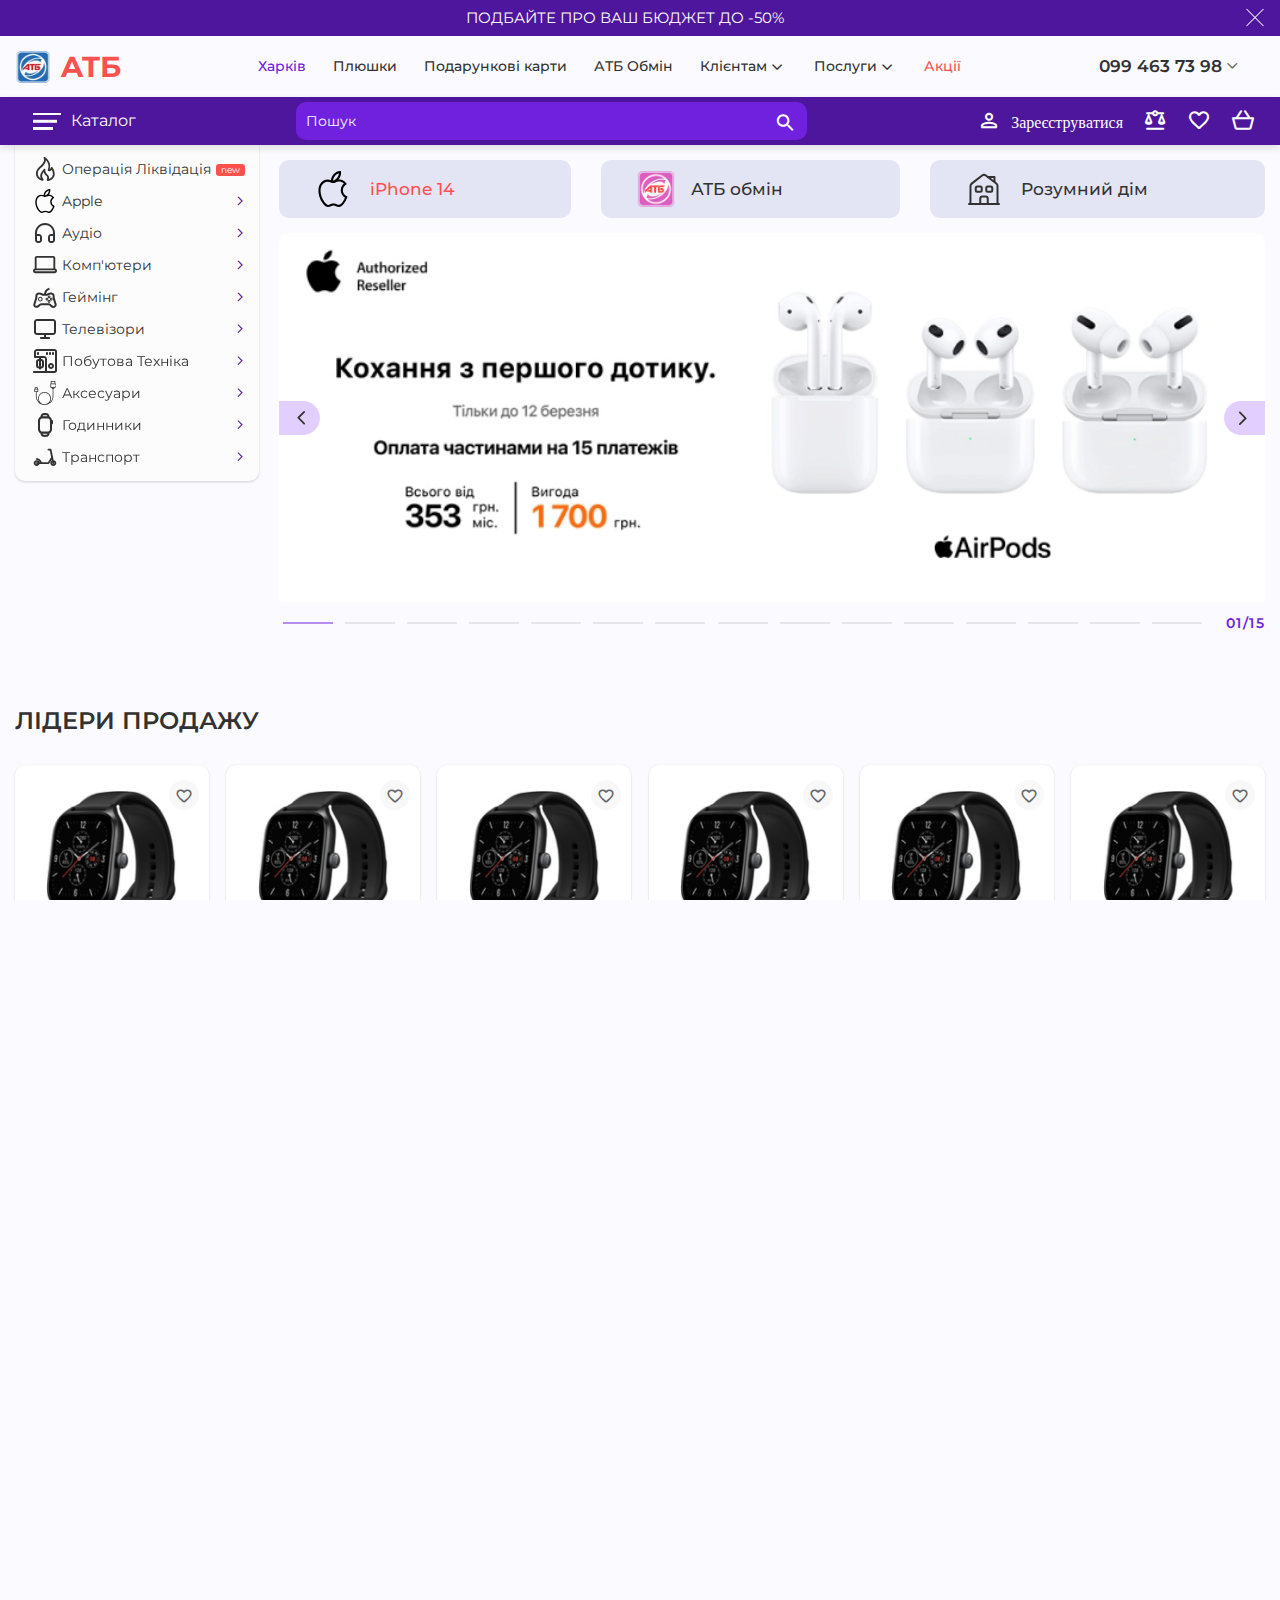
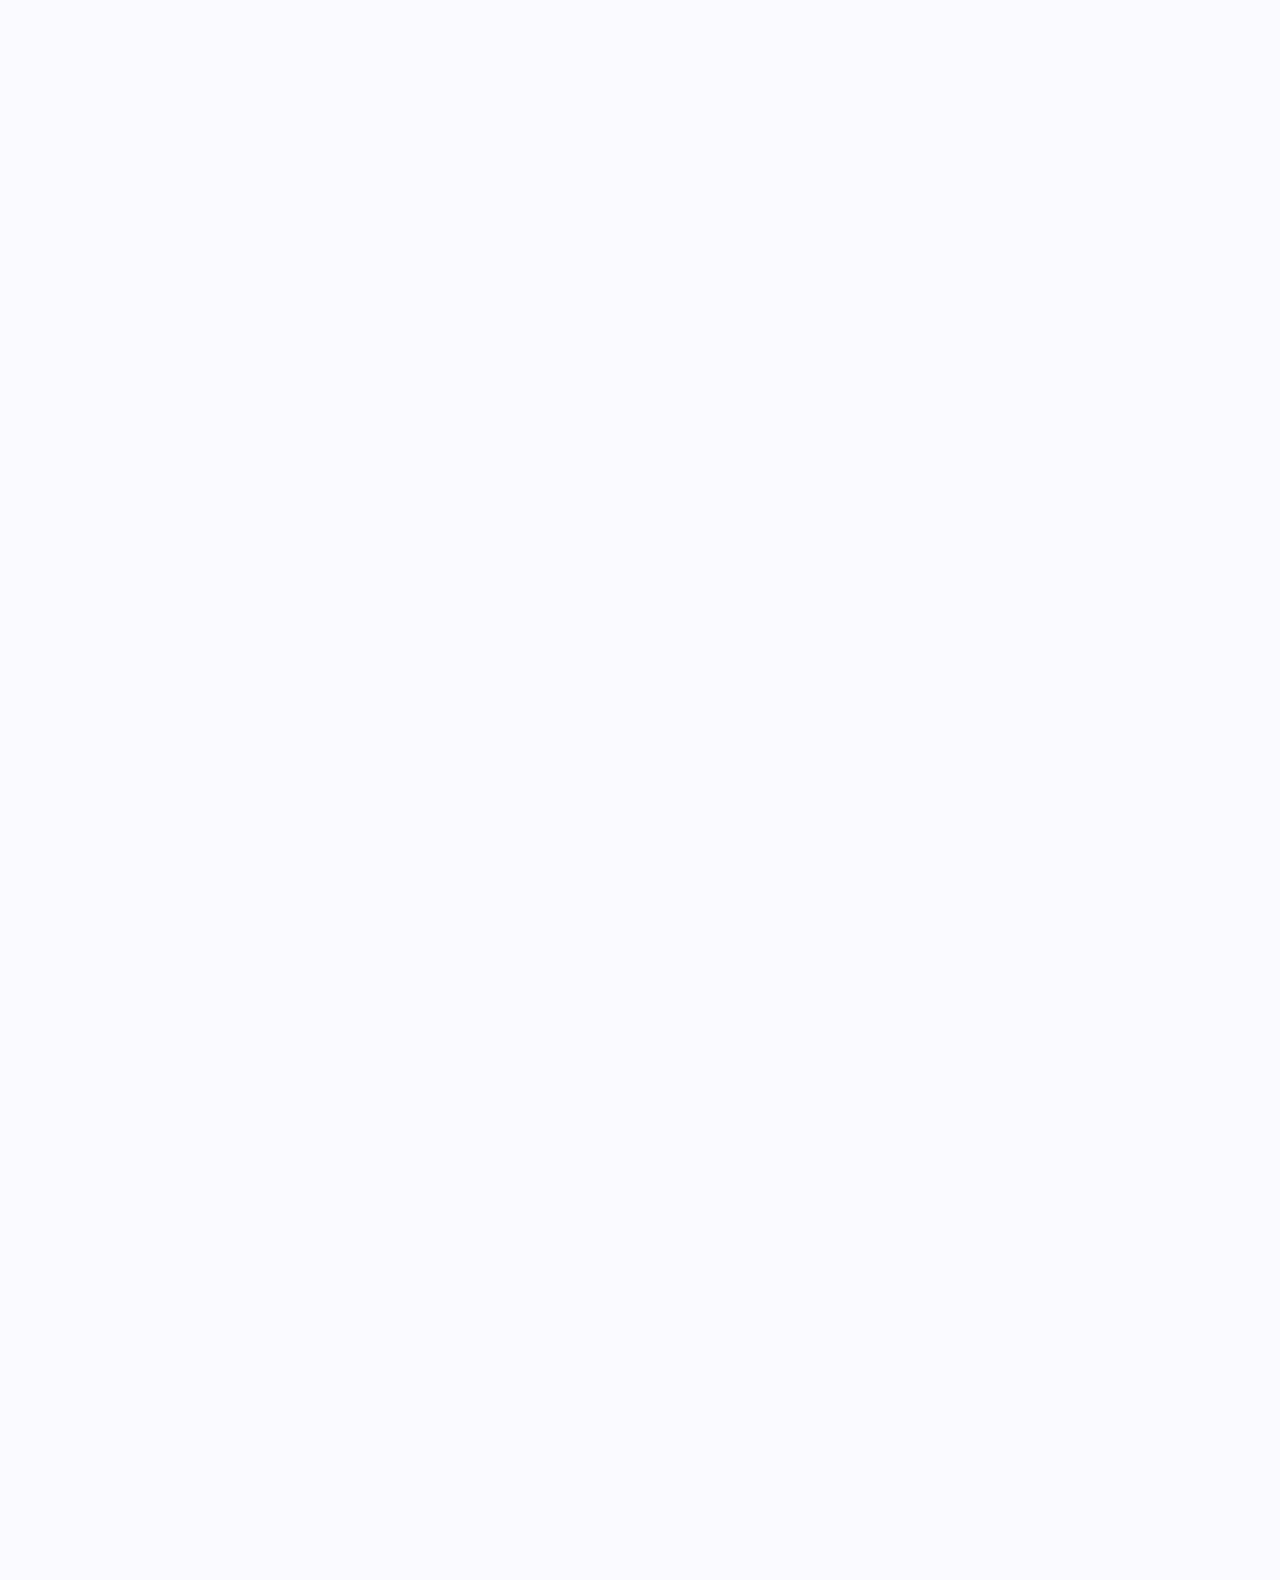
<file: index.html>
<!DOCTYPE html>
<html lang="ua">
	<head>
	<link rel="stylesheet" href="https://cdn.jsdelivr.net/npm/swiper@9/swiper-bundle.min.css" />
	<meta charset="UTF-8">
	<meta http-equiv="X-UA-Compatible" content="IE=edge">
	<meta name="viewport" content="width=device-width, initial-scale=1.0">
	<title>ATБ інтернет-магазин</title>
	<link rel="stylesheet" href="css/style.min.css">
</head>


	<body>
		<div class="wrapper">
			<header class="header">
	<div class="header__top-message top-message">
		<div class="top-message__container">
			<a href="" class="top-message__message">ПОДБАЙТЕ ПРО ВАШ БЮДЖЕТ ДО -50%</a>
			<div class="top-message__hide-ico">
			</div>
		</div>
	</div>
	<div class="header__middle middle-header">
		<div class='middle-header__container'>
			<a data-da=".bottom-header__flex-row, 767.97, 1" href="index.html" class="middle-header__logo">
				<img src="img/logo/logo.png" class="middle-header__icon">
				<div class="middle-header__title">ATБ</div>
			</a>
			<ul class="middle-header__list">
				<li class="middle-header__item">
					<a href="" class="middle-header__link middle-header__link_purple">Харків</a>
				</li>
				<li class="middle-header__item">
					<a href="" class="middle-header__link">Плюшки</a>
				</li>
				<li class="middle-header__item">
					<a href="" class="middle-header__link">Подарункові карти</a>
				</li>
				<li class="middle-header__item">
					<a href="" class="middle-header__link">АТБ Обмін</a>
				</li>
				<li class="middle-header__item spoller-middle-header">
					<a href="" class="middle-header__link">
						Клієнтам
					</a>
					<div class="_icon-ar-bot"></div>
					<ul class="spoller-middle-header__list">
						<li class="spoller-middle-header__item">
							<a href="" class="spoller-middle-header__link">Відеонагляди</a>
						</li>
						<li class="spoller-middle-header__item">
							<a href="" class="spoller-middle-header__link">Акції, розіграші, призи</a>
						</li>
						<li class="spoller-middle-header__item">
							<a href="" class="spoller-middle-header__link">Доставка</a>
						</li>
						<li class="spoller-middle-header__item">
							<a href="" class="spoller-middle-header__link">Оплата</a>
						</li>
						<li class="spoller-middle-header__item">
							<a href="" class="spoller-middle-header__link">Гарантійні умови</a>
						</li>
						<li class="spoller-middle-header__item">
							<a href="" class="spoller-middle-header__link">Інструкції та прошивки</a>
						</li>
					</ul>
				</li>
				<li class="middle-header__item spoller-middle-header">
					<a href="" class="middle-header__link">
						Послуги
					</a>
					<div class="_icon-ar-bot"></div>
					<ul class="spoller-middle-header__list">
						<li class="spoller-middle-header__item">
							<a href="" class="spoller-middle-header__link">АТБ Майстер</a>
						</li>
						<li class="spoller-middle-header__item">
							<a href="" class="spoller-middle-header__link">АТБ Кредити</a>
						</li>
						<li class="spoller-middle-header__item">
							<a href="" class="spoller-middle-header__link">Test Drive</a>
						</li>
						<li class="spoller-middle-header__item">
							<a href="" class="spoller-middle-header__link">АТБ Сервіс</a>
						</li>
						<li class="spoller-middle-header__item">
							<a href="" class="spoller-middle-header__link">Ґаджети з пробігом</a>
						</li>
					</ul>
				</li>
				<li class="middle-header__item">
					<a href="" class="middle-header__link middle-header__link_orange">Акції</a>
				</li>
			</ul>
			<div class="middle-header__phones phones-middle-header">
				<div class="phones-middle-header__phone">
					<a href="tel:0994637398" class="phones-middle-header__title">099 463 73 98</a>
					<div class="_icon-ar-bot"></div>
				</div>
				<div class="phones-middle-header__modal">
					<div class="phones-middle-header__phones">
						<div class="phones-middle-header__make-an-order">
							<div class="phones-middle-header__icon _icon-phone"></div>
							<div class="phones-middle-header__text">Оформити замовлення</div>
							<div class="phones-middle-header__time">9:00 - 20:00</div>
						</div>
						<div class="phones-middle-header__support-service">
							<div class="phones-middle-header__phone phone-middle-header">
								<div class="phones-middle-header__icon _icon-phone"></div>
								<a href="tel:0994637398" class="phone-middle-header__phone">099 463 73 98</a>
							</div>
							<div class="phones-middle-header__text">Служба підтримки</div>
							<div class="phones-middle-header__time">9:00 - 20:00</div>
						</div>
					</div>
					<div class="phones-middle-header__or">або</div>
					<div class="phones-middle-header__callback callback-header">
						<div class="callback-header__callback">Передзвонити мені</div>
						<input value="+380" class="callback-header__input">
						<div type="button" class="callback-header__button button">ЧЕКАЮ ДЗВІНКА</div>
					</div>
				</div>
			</div>
		</div>
	</div>
	<div class="header__bottom bottom-header">
		<div class='bottom-header__container'>
			<div class="bottom-header__flex-row">

				<div class='header__menu menu'>
					<button type='button' class='menu__icon icon-menu'><span></span></button>
					<nav class='menu__body body-menu'>
						<div class="body-menu__header">
							<a href="index.html" class="body-menu__logo">
								<img src="img/logo/logo.png" class="middle-header__icon">
								<div class="middle-header__title">ATБ</div>
							</a>
							<div class="body-menu__registration _icon-profile">
								<a href="" class="body-menu__variants-registration">Увійти</a>
								<a href="" class="body-menu__variants-registration">Реєстрація</a>
							</div>
						</div>
						<div data-spollers class="body-menu__main">
							<ul class="body-menu__list">
								<li class="body-menu__item">
									<a href="" class="body-menu__link">
										<div class="body-menu__icon _icon-home"></div>
										<div class="body-menu__title">Головна</div>
									</a>
								</li>
								<li class="body-menu__item">
									<a href="" class="body-menu__link">
										<div class="body-menu__icon _icon-catalog"></div>
										<div class="body-menu__title">Каталог</div>
									</a>
								</li>
								<li class="body-menu__item">
									<a href="" class="body-menu__link">
										<div class="body-menu__icon _icon-info"></div>
										<div class="body-menu__title">Послуги та сервіси</div>
									</a>
								</li>
								<li class="body-menu__item">
									<a href="" class="body-menu__link">
										<div class="body-menu__icon _icon-info"></div>
										<div class="body-menu__title">Акції</div>
									</a>
								</li>
								<li class="body-menu__item">
									<a href="" class="body-menu__link">
										<div class="body-menu__icon _icon-info "></div>
										<div class="body-menu__title">Плюшки</div>
									</a>
								</li>
								<li class="body-menu__item">
									<a href="" class="body-menu__link">
										<div class="body-menu__icon _icon-cashback"></div>
										<div class="body-menu__title">АТБ обмін</div>
									</a>
								</li>
							</ul>
							<ul class="body-menu__list">
								<li class="body-menu__item">
									<a href="" class="body-menu__link">
										<div class="body-menu__icon _icon-cart"></div>
										<div class="body-menu__title">Кошик</div>
									</a>
								</li>
								<li class="body-menu__item">
									<a href="tel:+380994637398" class="body-menu__link">
										<div class="body-menu__icon _icon-phone"></div>
										<div class="body-menu__title">099 463 73 98</div>
										<div class="body-menu__time">9:00 - 20:00</div>
									</a>
								</li>
								<li class="body-menu__item">
									<a href="" class="body-menu__link">
										<div class="body-menu__icon _icon-callback"></div>
										<div class="body-menu__title">Передзвонити мені</div>
									</a>
								</li>
							</ul>
							<ul class="body-menu__list">
								<li class="body-menu__item">
									<a href="" class="body-menu__link">
										<div class="body-menu__icon _icon-favourite"></div>
										<div class="body-menu__title">Обране</div>
									</a>
								</li>
								<li class="body-menu__item">
									<a href="" class="body-menu__link">
										<div class="body-menu__icon _icon-compare"></div>
										<div class="body-menu__title">Порівняння</div>
									</a>
								</li>
							</ul>
							<ul class="body-menu__list">
								<li class="body-menu__item">
									<a href="" class="body-menu__link">
										<div class="body-menu__icon _icon-locate"></div>
										<div class="body-menu__title">Місто</div>
									</a>
								</li>
								<li class="body-menu__item">
									<a href="" class="body-menu__link">
										<div class="body-menu__icon _icon-info"></div>
										<div class="body-menu__title">Допомога покупцю</div>
									</a>
								</li>
								<li class="body-menu__item">
									<a href="" class="body-menu__link">
										<div class="body-menu__icon _icon-about"></div>
										<div class="body-menu__title">Про команію</div>
									</a>
								</li>
							</ul>
						</div>
					</nav>
					<div class="menu__background"></div>
				</div>
				<div class="flex-row__actions"></div>
			</div>
			<div class="bottom-header__flex-second-row">
				<div class="bottom-header__catalog catalog-header">
					<div class="catalog-header__icon"><span></span></div>
					<div class="catalog-header__title">Каталог
					</div>
					<div data-tabs-container class="catalog-header__side-catalog side-catalog">
						<div data-tabs-titles class="side-catalog__items">
							<div class="side-catalog__label-disabled">
								<a href="" class="side-catalog__label">
									<div class="side-catalog__icon-label"><img src="img/catalog-icons/fire.svg" alt="">
									</div>
									<div class="side-catalog__text-label">Операція Ліквідація</div>
									<div class="side-catalog__new-label">
										<div class="side-catalog__icon-new-label">new</div>
									</div>
								</a>
							</div>
							<div data-tab="#sub-tab_1">
								<a href='' class="side-catalog__label">
									<div class="side-catalog__icon-label"><img src="img/catalog-icons/apple.svg" alt="">
									</div>
									<div class="side-catalog__text-label">Apple</div>
									<div class="side-catalog__new-label"></div>
									<div class="side-catalog__arrow-right _icon-ar-bot"></div>
								</a>
							</div>
							<div data-tab="#sub-tab_2">
								<a href='' class="side-catalog__label">
									<div class="side-catalog__icon-label"><img src="img/catalog-icons/headphones.svg" alt="">
									</div>
									<div class="side-catalog__text-label">Аудіо</div>
									<div class="side-catalog__new-label"></div>
									<div class="side-catalog__arrow-right _icon-ar-bot"></div>
								</a>
							</div>
							<div data-tab="#sub-tab_3">
								<a href='' class="side-catalog__label">
									<div class="side-catalog__icon-label"><img src="img/catalog-icons/laptop.svg" alt="">
									</div>
									<div class="side-catalog__text-label">Комп'ютери</div>
									<div class="side-catalog__new-label"></div>
									<div class="side-catalog__arrow-right _icon-ar-bot"></div>
								</a>
							</div>
							<div data-tab="#sub-tab_4">
								<a href='' class="side-catalog__label">
									<div class="side-catalog__icon-label"><img src="img/catalog-icons/gaming.svg" alt="">
									</div>
									<div class="side-catalog__text-label">Геймінг</div>
									<div class="side-catalog__new-label"></div>
									<div class="side-catalog__arrow-right _icon-ar-bot"></div>
								</a>
							</div>
							<div data-tab="#sub-tab_5">
								<a href='' class="side-catalog__label">
									<div class="side-catalog__icon-label"><img src="img/catalog-icons/monitor.svg" alt="">
									</div>
									<div class="side-catalog__text-label">Телевізори</div>
									<div class="side-catalog__new-label"></div>
									<div class="side-catalog__arrow-right _icon-ar-bot"></div>
								</a>
							</div>
							<div data-tab="#sub-tab_6">
								<a href='' class="side-catalog__label">
									<div class="side-catalog__icon-label"><img src="img/catalog-icons/technik.svg" alt="">
									</div>
									<div class="side-catalog__text-label">Побутова Техніка</div>
									<div class="side-catalog__new-label"></div>
									<div class="side-catalog__arrow-right _icon-ar-bot"></div>
								</a>
							</div>
							<div data-tab="#sub-tab_7">
								<a href='' class="side-catalog__label">
									<div class="side-catalog__icon-label"><img src="img/catalog-icons/accesories.svg" alt="">
									</div>
									<div class="side-catalog__text-label">Аксесуари</div>
									<div class="side-catalog__new-label"></div>
									<div class="side-catalog__arrow-right _icon-ar-bot"></div>
								</a>
							</div>
							<div data-tab="#sub-tab_8">
								<a href='' class="side-catalog__label">
									<div class="side-catalog__icon-label"><img src="img/catalog-icons/watch.svg" alt="">
									</div>
									<div class="side-catalog__text-label">Годинники</div>
									<div class="side-catalog__new-label"></div>
									<div class="side-catalog__arrow-right _icon-ar-bot"></div>
								</a>
							</div>
							<div data-tab="#sub-tab_9">
								<a href='' class="side-catalog__label">
									<div class="side-catalog__icon-label"><img src="img/catalog-icons/transport.svg" alt="">
									</div>
									<div class="side-catalog__text-label">Транспорт</div>
									<div class="side-catalog__new-label"></div>
									<div class="side-catalog__arrow-right _icon-ar-bot"></div>
								</a>
							</div>
						</div>
						<div data-tabs-body class="side-catalog__body">
							<div id="sub-tab_1" class="side-catalog__wrapper">
								<div class="side-catalog__content">
									<ul class="side-catalog__list">
										<a href="" class="side-catalog__title">Новинки Apple
										</a>
										<li class="side-catalog__item">
											<a href="" class="side-catalog__link">iPhone 14 Pro Max
											</a>
										</li>
										<li class="side-catalog__item">
											<a href="" class="side-catalog__link">iPhone 14 Pro
											</a>
										</li>
										<li class="side-catalog__item">
											<a href="" class="side-catalog__link">iPhone 14 Plus
											</a>
										</li>
										<li class="side-catalog__item">
											<a href="" class="side-catalog__link">iPhone 14
											</a>
										</li>
										<li class="side-catalog__item">
											<a href="" class="side-catalog__link">Airpods Pro 2
											</a>
										</li>
										<li class="side-catalog__item">
											<a href="" class="side-catalog__link">iPad 10
											</a>
										</li>
									</ul>
									<ul class="side-catalog__list">
										<a href="" class="side-catalog__title">Airpods</a>
										<li class="side-catalog__item">
											<a href="" class="side-catalog__link">Airpods 2
											</a>
										</li>
										<li class="side-catalog__item">
											<a href="" class="side-catalog__link">Airpods 3 Lightening
											</a>
										</li>
										<li class="side-catalog__item">
											<a href="" class="side-catalog__link">Airpods 3 MagSafe
											</a>
										</li>
										<li class="side-catalog__item">
											<a href="" class="side-catalog__link">Airpods Pro 2
											</a>
										</li>
										<li class="side-catalog__item">
											<a href="" class="side-catalog__link">Airpods Max
											</a>
										</li>
									</ul>
									<a href="" class="side-catalog__title">Дротові Apple EarPods</a>
									<ul class="side-catalog__list">
										<a href="" class="side-catalog__title">Новинки Apple
										</a>
										<li class="side-catalog__item">
											<a href="" class="side-catalog__link">iPhone 14 Pro Max
											</a>
										</li>
										<li class="side-catalog__item">
											<a href="" class="side-catalog__link">iPhone 14 Pro
											</a>
										</li>
										<li class="side-catalog__item">
											<a href="" class="side-catalog__link">iPhone 14 Plus
											</a>
										</li>
										<li class="side-catalog__item">
											<a href="" class="side-catalog__link">iPhone 14
											</a>
										</li>
										<li class="side-catalog__item">
											<a href="" class="side-catalog__link">Airpods Pro 2
											</a>
										</li>
										<li class="side-catalog__item">
											<a href="" class="side-catalog__link">iPad 10
											</a>
										</li>
									</ul>
									<ul class="side-catalog__list">
										<a href="" class="side-catalog__title">Airpods</a>
										<li class="side-catalog__item">
											<a href="" class="side-catalog__link">Airpods 2
											</a>
										</li>
										<li class="side-catalog__item">
											<a href="" class="side-catalog__link">Airpods 3 Lightening
											</a>
										</li>
										<li class="side-catalog__item">
											<a href="" class="side-catalog__link">Airpods 3 MagSafe
											</a>
										</li>
										<li class="side-catalog__item">
											<a href="" class="side-catalog__link">Airpods Pro 2
											</a>
										</li>
										<li class="side-catalog__item">
											<a href="" class="side-catalog__link">Airpods Max
											</a>
										</li>
									</ul>
									<a href="" class="side-catalog__title">Дротові Apple EarPods</a>
									<ul class="side-catalog__list">
										<a href="" class="side-catalog__title">Новинки Apple
										</a>
										<li class="side-catalog__item">
											<a href="" class="side-catalog__link">iPhone 14 Pro Max
											</a>
										</li>
										<li class="side-catalog__item">
											<a href="" class="side-catalog__link">iPhone 14 Pro
											</a>
										</li>
										<li class="side-catalog__item">
											<a href="" class="side-catalog__link">iPhone 14 Plus
											</a>
										</li>
										<li class="side-catalog__item">
											<a href="" class="side-catalog__link">iPhone 14
											</a>
										</li>
										<li class="side-catalog__item">
											<a href="" class="side-catalog__link">Airpods Pro 2
											</a>
										</li>
										<li class="side-catalog__item">
											<a href="" class="side-catalog__link">iPad 10
											</a>
										</li>
									</ul>
									<ul class="side-catalog__list">
										<a href="" class="side-catalog__title">Airpods</a>
										<li class="side-catalog__item">
											<a href="" class="side-catalog__link">Airpods 2
											</a>
										</li>
										<li class="side-catalog__item">
											<a href="" class="side-catalog__link">Airpods 3 Lightening
											</a>
										</li>
										<li class="side-catalog__item">
											<a href="" class="side-catalog__link">Airpods 3 MagSafe
											</a>
										</li>
										<li class="side-catalog__item">
											<a href="" class="side-catalog__link">Airpods Pro 2
											</a>
										</li>
										<li class="side-catalog__item">
											<a href="" class="side-catalog__link">Airpods Max
											</a>
										</li>
									</ul>
									<a href="" class="side-catalog__title">Дротові Apple EarPods</a>
									<a href="" class="side-catalog__title">Зарядні пристрої для Airpods</a>
									<a href="" class="side-catalog__title">Аксесуари для Airpodss</a>
								</div>
							</div>
							<div id="sub-tab_2" class="side-catalog__wrapper">
								<div class="side-catalog__content">
									<ul class="side-catalog__list">
										<a href="" class="side-catalog__title">Новинки Apple
										</a>
										<li class="side-catalog__item">
											<a href="" class="side-catalog__link">iPhone 14 Pro Max
											</a>
										</li>
										<li class="side-catalog__item">
											<a href="" class="side-catalog__link">iPhone 14 Pro
											</a>
										</li>
										<li class="side-catalog__item">
											<a href="" class="side-catalog__link">iPhone 14 Plus
											</a>
										</li>

										<li class="side-catalog__item">
											<a href="" class="side-catalog__link">Airpods Pro 2
											</a>
										</li>
										<li class="side-catalog__item">
											<a href="" class="side-catalog__link">iPad 10
											</a>
										</li>
									</ul>
									<ul class="side-catalog__list">
										<a href="" class="side-catalog__title">Airpods</a>
										<li class="side-catalog__item">
											<a href="" class="side-catalog__link">Airpods 2
											</a>
										</li>
										<li class="side-catalog__item">
											<a href="" class="side-catalog__link">Airpods 3 Lightening
											</a>
										</li>
										<li class="side-catalog__item">
											<a href="" class="side-catalog__link">Airpods 3 MagSafe
											</a>
										</li>

										<li class="side-catalog__item">
											<a href="" class="side-catalog__link">Airpods Max
											</a>
										</li>
									</ul>
									<a href="" class="side-catalog__title">Дротові Apple EarPods</a>
									<ul class="side-catalog__list">
										<a href="" class="side-catalog__title">Новинки Apple
										</a>
										<li class="side-catalog__item">
											<a href="" class="side-catalog__link">iPhone 14 Pro Max
											</a>
										</li>
										<li class="side-catalog__item">
											<a href="" class="side-catalog__link">iPhone 14 Pro
											</a>
										</li>
										<li class="side-catalog__item">
											<a href="" class="side-catalog__link">iPhone 14 Plus
											</a>
										</li>
										<li class="side-catalog__item">
											<a href="" class="side-catalog__link">iPhone 14
											</a>
										</li>
										<li class="side-catalog__item">
											<a href="" class="side-catalog__link">Airpods Pro 2
											</a>
										</li>
										<li class="side-catalog__item">
											<a href="" class="side-catalog__link">iPad 10
											</a>
										</li>
									</ul>
									<ul class="side-catalog__list">
										<a href="" class="side-catalog__title">Airpods</a>
										<li class="side-catalog__item">
											<a href="" class="side-catalog__link">Airpods 2
											</a>
										</li>
										<li class="side-catalog__item">
											<a href="" class="side-catalog__link">Airpods 3 Lightening
											</a>
										</li>
										<li class="side-catalog__item">
											<a href="" class="side-catalog__link">Airpods 3 MagSafe
											</a>
										</li>
										<li class="side-catalog__item">
											<a href="" class="side-catalog__link">Airpods Pro 2
											</a>
										</li>
										<li class="side-catalog__item">
											<a href="" class="side-catalog__link">Airpods Max
											</a>
										</li>
									</ul>
									<a href="" class="side-catalog__title">Дротові Apple EarPods</a>
									<ul class="side-catalog__list">
										<a href="" class="side-catalog__title">Новинки Apple
										</a>
										<li class="side-catalog__item">
											<a href="" class="side-catalog__link">iPhone 14 Pro Max
											</a>
										</li>
										<li class="side-catalog__item">
											<a href="" class="side-catalog__link">iPhone 14 Pro
											</a>
										</li>
										<li class="side-catalog__item">
											<a href="" class="side-catalog__link">iPhone 14 Plus
											</a>
										</li>
										<li class="side-catalog__item">
											<a href="" class="side-catalog__link">iPhone 14
											</a>
										</li>
										<li class="side-catalog__item">
											<a href="" class="side-catalog__link">Airpods Pro 2
											</a>
										</li>
										<li class="side-catalog__item">
											<a href="" class="side-catalog__link">iPad 10
											</a>
										</li>
									</ul>
									<ul class="side-catalog__list">
										<a href="" class="side-catalog__title">Airpods</a>
										<li class="side-catalog__item">
											<a href="" class="side-catalog__link">Airpods 2
											</a>
										</li>

										<li class="side-catalog__item">
											<a href="" class="side-catalog__link">Airpods 3 MagSafe
											</a>
										</li>
										<li class="side-catalog__item">
											<a href="" class="side-catalog__link">Airpods Pro 2
											</a>
										</li>
										<li class="side-catalog__item">
											<a href="" class="side-catalog__link">Airpods Max
											</a>
										</li>
									</ul>
									<a href="" class="side-catalog__title">Дротові Apple EarPods</a>
									<a href="" class="side-catalog__title">Зарядні пристрої для Airpods</a>
									<a href="" class="side-catalog__title">Аксесуари для Airpodss</a>
								</div>
							</div>
							<div id="sub-tab_3" class="side-catalog__wrapper">
								<div class="side-catalog__content">
									<ul class="side-catalog__list">
										<a href="" class="side-catalog__title">Новинки Apple
										</a>
										<li class="side-catalog__item">
											<a href="" class="side-catalog__link">iPhone 14 Pro Max
											</a>
										</li>
										<li class="side-catalog__item">
											<a href="" class="side-catalog__link">iPhone 14 Pro
											</a>
										</li>
										<li class="side-catalog__item">
											<a href="" class="side-catalog__link">iPhone 14 Plus
											</a>
										</li>
										<li class="side-catalog__item">
											<a href="" class="side-catalog__link">iPhone 14
											</a>
										</li>
										<li class="side-catalog__item">
											<a href="" class="side-catalog__link">Airpods Pro 2
											</a>
										</li>
										<li class="side-catalog__item">
											<a href="" class="side-catalog__link">iPad 10
											</a>
										</li>
									</ul>
									<ul class="side-catalog__list">
										<a href="" class="side-catalog__title">Airpods</a>
										<li class="side-catalog__item">
											<a href="" class="side-catalog__link">Airpods 2
											</a>
										</li>
										<li class="side-catalog__item">
											<a href="" class="side-catalog__link">Airpods 3 Lightening
											</a>
										</li>
										<li class="side-catalog__item">
											<a href="" class="side-catalog__link">Airpods 3 MagSafe
											</a>
										</li>
										<li class="side-catalog__item">
											<a href="" class="side-catalog__link">Airpods Pro 2
											</a>
										</li>
										<li class="side-catalog__item">
											<a href="" class="side-catalog__link">Airpods Max
											</a>
										</li>
									</ul>
									<a href="" class="side-catalog__title">Дротові Apple EarPods</a>
									<ul class="side-catalog__list">
										<a href="" class="side-catalog__title">Новинки Apple
										</a>
										<li class="side-catalog__item">
											<a href="" class="side-catalog__link">iPhone 14 Pro Max
											</a>
										</li>
										<li class="side-catalog__item">
											<a href="" class="side-catalog__link">iPhone 14 Pro
											</a>
										</li>
										<li class="side-catalog__item">
											<a href="" class="side-catalog__link">iPhone 14 Plus
											</a>
										</li>
										<li class="side-catalog__item">
											<a href="" class="side-catalog__link">iPhone 14
											</a>
										</li>
										<li class="side-catalog__item">
											<a href="" class="side-catalog__link">Airpods Pro 2
											</a>
										</li>
										<li class="side-catalog__item">
											<a href="" class="side-catalog__link">iPad 10
											</a>
										</li>
									</ul>
									<ul class="side-catalog__list">
										<a href="" class="side-catalog__title">Airpods</a>
										<li class="side-catalog__item">
											<a href="" class="side-catalog__link">Airpods 2
											</a>
										</li>
										<li class="side-catalog__item">
											<a href="" class="side-catalog__link">Airpods 3 Lightening
											</a>
										</li>
										<li class="side-catalog__item">
											<a href="" class="side-catalog__link">Airpods 3 MagSafe
											</a>
										</li>
										<li class="side-catalog__item">
											<a href="" class="side-catalog__link">Airpods Pro 2
											</a>
										</li>
										<li class="side-catalog__item">
											<a href="" class="side-catalog__link">Airpods Max
											</a>
										</li>
									</ul>
									<a href="" class="side-catalog__title">Дротові Apple EarPods</a>
									<ul class="side-catalog__list">
										<a href="" class="side-catalog__title">Новинки Apple
										</a>
										<li class="side-catalog__item">
											<a href="" class="side-catalog__link">iPhone 14 Pro Max
											</a>
										</li>
										<li class="side-catalog__item">
											<a href="" class="side-catalog__link">iPhone 14 Pro
											</a>
										</li>
										<li class="side-catalog__item">
											<a href="" class="side-catalog__link">iPhone 14 Plus
											</a>
										</li>
										<li class="side-catalog__item">
											<a href="" class="side-catalog__link">iPhone 14
											</a>
										</li>
										<li class="side-catalog__item">
											<a href="" class="side-catalog__link">Airpods Pro 2
											</a>
										</li>
										<li class="side-catalog__item">
											<a href="" class="side-catalog__link">iPad 10
											</a>
										</li>
									</ul>
									<ul class="side-catalog__list">
										<a href="" class="side-catalog__title">Airpods</a>
										<li class="side-catalog__item">
											<a href="" class="side-catalog__link">Airpods 2
											</a>
										</li>
										<li class="side-catalog__item">
											<a href="" class="side-catalog__link">Airpods 3 Lightening
											</a>
										</li>
										<li class="side-catalog__item">
											<a href="" class="side-catalog__link">Airpods 3 MagSafe
											</a>
										</li>
										<li class="side-catalog__item">
											<a href="" class="side-catalog__link">Airpods Pro 2
											</a>
										</li>
										<li class="side-catalog__item">
											<a href="" class="side-catalog__link">Airpods Max
											</a>
										</li>
									</ul>
									<a href="" class="side-catalog__title">Дротові Apple EarPods</a>
									<a href="" class="side-catalog__title">Зарядні пристрої для Airpods</a>
									<a href="" class="side-catalog__title">Аксесуари для Airpodss</a>
								</div>
							</div>
							<div id="sub-tab_4" class="side-catalog__wrapper">
								<div class="side-catalog__content">
									<ul class="side-catalog__list">
										<a href="" class="side-catalog__title">Новинки Apple
										</a>
										<li class="side-catalog__item">
											<a href="" class="side-catalog__link">iPhone 14 Pro Max
											</a>
										</li>
										<li class="side-catalog__item">
											<a href="" class="side-catalog__link">iPhone 14 Pro
											</a>
										</li>
										<li class="side-catalog__item">
											<a href="" class="side-catalog__link">iPhone 14 Plus
											</a>
										</li>

										<li class="side-catalog__item">
											<a href="" class="side-catalog__link">Airpods Pro 2
											</a>
										</li>
										<li class="side-catalog__item">
											<a href="" class="side-catalog__link">iPad 10
											</a>
										</li>
									</ul>
									<ul class="side-catalog__list">
										<a href="" class="side-catalog__title">Airpods</a>
										<li class="side-catalog__item">
											<a href="" class="side-catalog__link">Airpods 2
											</a>
										</li>
										<li class="side-catalog__item">
											<a href="" class="side-catalog__link">Airpods 3 Lightening
											</a>
										</li>
										<li class="side-catalog__item">
											<a href="" class="side-catalog__link">Airpods 3 MagSafe
											</a>
										</li>

										<li class="side-catalog__item">
											<a href="" class="side-catalog__link">Airpods Max
											</a>
										</li>
									</ul>
									<a href="" class="side-catalog__title">Дротові Apple EarPods</a>
									<ul class="side-catalog__list">
										<a href="" class="side-catalog__title">Новинки Apple
										</a>
										<li class="side-catalog__item">
											<a href="" class="side-catalog__link">iPhone 14 Pro Max
											</a>
										</li>
										<li class="side-catalog__item">
											<a href="" class="side-catalog__link">iPhone 14 Pro
											</a>
										</li>
										<li class="side-catalog__item">
											<a href="" class="side-catalog__link">iPhone 14 Plus
											</a>
										</li>
										<li class="side-catalog__item">
											<a href="" class="side-catalog__link">iPhone 14
											</a>
										</li>
										<li class="side-catalog__item">
											<a href="" class="side-catalog__link">Airpods Pro 2
											</a>
										</li>
										<li class="side-catalog__item">
											<a href="" class="side-catalog__link">iPad 10
											</a>
										</li>
									</ul>
									<ul class="side-catalog__list">
										<a href="" class="side-catalog__title">Airpods</a>
										<li class="side-catalog__item">
											<a href="" class="side-catalog__link">Airpods 2
											</a>
										</li>
										<li class="side-catalog__item">
											<a href="" class="side-catalog__link">Airpods 3 Lightening
											</a>
										</li>
										<li class="side-catalog__item">
											<a href="" class="side-catalog__link">Airpods 3 MagSafe
											</a>
										</li>
										<li class="side-catalog__item">
											<a href="" class="side-catalog__link">Airpods Pro 2
											</a>
										</li>
										<li class="side-catalog__item">
											<a href="" class="side-catalog__link">Airpods Max
											</a>
										</li>
									</ul>
									<a href="" class="side-catalog__title">Дротові Apple EarPods</a>
									<ul class="side-catalog__list">
										<a href="" class="side-catalog__title">Новинки Apple
										</a>
										<li class="side-catalog__item">
											<a href="" class="side-catalog__link">iPhone 14 Pro Max
											</a>
										</li>
										<li class="side-catalog__item">
											<a href="" class="side-catalog__link">iPhone 14 Pro
											</a>
										</li>
										<li class="side-catalog__item">
											<a href="" class="side-catalog__link">iPhone 14 Plus
											</a>
										</li>
										<li class="side-catalog__item">
											<a href="" class="side-catalog__link">iPhone 14
											</a>
										</li>
										<li class="side-catalog__item">
											<a href="" class="side-catalog__link">Airpods Pro 2
											</a>
										</li>
										<li class="side-catalog__item">
											<a href="" class="side-catalog__link">iPad 10
											</a>
										</li>
									</ul>
									<ul class="side-catalog__list">
										<a href="" class="side-catalog__title">Airpods</a>
										<li class="side-catalog__item">
											<a href="" class="side-catalog__link">Airpods 2
											</a>
										</li>

										<li class="side-catalog__item">
											<a href="" class="side-catalog__link">Airpods 3 MagSafe
											</a>
										</li>
										<li class="side-catalog__item">
											<a href="" class="side-catalog__link">Airpods Pro 2
											</a>
										</li>
										<li class="side-catalog__item">
											<a href="" class="side-catalog__link">Airpods Max
											</a>
										</li>
									</ul>
									<a href="" class="side-catalog__title">Дротові Apple EarPods</a>
									<a href="" class="side-catalog__title">Зарядні пристрої для Airpods</a>
									<a href="" class="side-catalog__title">Аксесуари для Airpodss</a>
								</div>
							</div>
							<div id="sub-tab_5" class="side-catalog__wrapper">
								<div class="side-catalog__content">
									<ul class="side-catalog__list">
										<a href="" class="side-catalog__title">Новинки Apple
										</a>
										<li class="side-catalog__item">
											<a href="" class="side-catalog__link">iPhone 14 Pro Max
											</a>
										</li>
										<li class="side-catalog__item">
											<a href="" class="side-catalog__link">iPhone 14 Pro
											</a>
										</li>
										<li class="side-catalog__item">
											<a href="" class="side-catalog__link">iPhone 14 Plus
											</a>
										</li>
										<li class="side-catalog__item">
											<a href="" class="side-catalog__link">iPhone 14
											</a>
										</li>
										<li class="side-catalog__item">
											<a href="" class="side-catalog__link">Airpods Pro 2
											</a>
										</li>
										<li class="side-catalog__item">
											<a href="" class="side-catalog__link">iPad 10
											</a>
										</li>
									</ul>
									<ul class="side-catalog__list">
										<a href="" class="side-catalog__title">Airpods</a>
										<li class="side-catalog__item">
											<a href="" class="side-catalog__link">Airpods 2
											</a>
										</li>
										<li class="side-catalog__item">
											<a href="" class="side-catalog__link">Airpods 3 Lightening
											</a>
										</li>
										<li class="side-catalog__item">
											<a href="" class="side-catalog__link">Airpods 3 MagSafe
											</a>
										</li>
										<li class="side-catalog__item">
											<a href="" class="side-catalog__link">Airpods Pro 2
											</a>
										</li>
										<li class="side-catalog__item">
											<a href="" class="side-catalog__link">Airpods Max
											</a>
										</li>
									</ul>
									<a href="" class="side-catalog__title">Дротові Apple EarPods</a>
									<ul class="side-catalog__list">
										<a href="" class="side-catalog__title">Новинки Apple
										</a>
										<li class="side-catalog__item">
											<a href="" class="side-catalog__link">iPhone 14 Pro Max
											</a>
										</li>
										<li class="side-catalog__item">
											<a href="" class="side-catalog__link">iPhone 14 Pro
											</a>
										</li>
										<li class="side-catalog__item">
											<a href="" class="side-catalog__link">iPhone 14 Plus
											</a>
										</li>
										<li class="side-catalog__item">
											<a href="" class="side-catalog__link">iPhone 14
											</a>
										</li>
										<li class="side-catalog__item">
											<a href="" class="side-catalog__link">Airpods Pro 2
											</a>
										</li>
										<li class="side-catalog__item">
											<a href="" class="side-catalog__link">iPad 10
											</a>
										</li>
									</ul>
									<ul class="side-catalog__list">
										<a href="" class="side-catalog__title">Airpods</a>
										<li class="side-catalog__item">
											<a href="" class="side-catalog__link">Airpods 2
											</a>
										</li>
										<li class="side-catalog__item">
											<a href="" class="side-catalog__link">Airpods 3 Lightening
											</a>
										</li>
										<li class="side-catalog__item">
											<a href="" class="side-catalog__link">Airpods 3 MagSafe
											</a>
										</li>
										<li class="side-catalog__item">
											<a href="" class="side-catalog__link">Airpods Pro 2
											</a>
										</li>
										<li class="side-catalog__item">
											<a href="" class="side-catalog__link">Airpods Max
											</a>
										</li>
									</ul>
									<a href="" class="side-catalog__title">Дротові Apple EarPods</a>
									<ul class="side-catalog__list">
										<a href="" class="side-catalog__title">Новинки Apple
										</a>
										<li class="side-catalog__item">
											<a href="" class="side-catalog__link">iPhone 14 Pro Max
											</a>
										</li>
										<li class="side-catalog__item">
											<a href="" class="side-catalog__link">iPhone 14 Pro
											</a>
										</li>
										<li class="side-catalog__item">
											<a href="" class="side-catalog__link">iPhone 14 Plus
											</a>
										</li>
										<li class="side-catalog__item">
											<a href="" class="side-catalog__link">iPhone 14
											</a>
										</li>
										<li class="side-catalog__item">
											<a href="" class="side-catalog__link">Airpods Pro 2
											</a>
										</li>
										<li class="side-catalog__item">
											<a href="" class="side-catalog__link">iPad 10
											</a>
										</li>
									</ul>
									<ul class="side-catalog__list">
										<a href="" class="side-catalog__title">Airpods</a>
										<li class="side-catalog__item">
											<a href="" class="side-catalog__link">Airpods 2
											</a>
										</li>
										<li class="side-catalog__item">
											<a href="" class="side-catalog__link">Airpods 3 Lightening
											</a>
										</li>
										<li class="side-catalog__item">
											<a href="" class="side-catalog__link">Airpods 3 MagSafe
											</a>
										</li>
										<li class="side-catalog__item">
											<a href="" class="side-catalog__link">Airpods Pro 2
											</a>
										</li>
										<li class="side-catalog__item">
											<a href="" class="side-catalog__link">Airpods Max
											</a>
										</li>
									</ul>
									<a href="" class="side-catalog__title">Дротові Apple EarPods</a>
									<a href="" class="side-catalog__title">Зарядні пристрої для Airpods</a>
									<a href="" class="side-catalog__title">Аксесуари для Airpodss</a>
								</div>
							</div>
							<div id="sub-tab_6" class="side-catalog__wrapper">
								<div class="side-catalog__content">
									<ul class="side-catalog__list">
										<a href="" class="side-catalog__title">Новинки Apple
										</a>
										<li class="side-catalog__item">
											<a href="" class="side-catalog__link">iPhone 14 Pro Max
											</a>
										</li>
										<li class="side-catalog__item">
											<a href="" class="side-catalog__link">iPhone 14 Pro
											</a>
										</li>
										<li class="side-catalog__item">
											<a href="" class="side-catalog__link">iPhone 14 Plus
											</a>
										</li>

										<li class="side-catalog__item">
											<a href="" class="side-catalog__link">Airpods Pro 2
											</a>
										</li>
										<li class="side-catalog__item">
											<a href="" class="side-catalog__link">iPad 10
											</a>
										</li>
									</ul>
									<ul class="side-catalog__list">
										<a href="" class="side-catalog__title">Airpods</a>
										<li class="side-catalog__item">
											<a href="" class="side-catalog__link">Airpods 2
											</a>
										</li>
										<li class="side-catalog__item">
											<a href="" class="side-catalog__link">Airpods 3 Lightening
											</a>
										</li>
										<li class="side-catalog__item">
											<a href="" class="side-catalog__link">Airpods 3 MagSafe
											</a>
										</li>

										<li class="side-catalog__item">
											<a href="" class="side-catalog__link">Airpods Max
											</a>
										</li>
									</ul>
									<a href="" class="side-catalog__title">Дротові Apple EarPods</a>
									<ul class="side-catalog__list">
										<a href="" class="side-catalog__title">Новинки Apple
										</a>
										<li class="side-catalog__item">
											<a href="" class="side-catalog__link">iPhone 14 Pro Max
											</a>
										</li>
										<li class="side-catalog__item">
											<a href="" class="side-catalog__link">iPhone 14 Pro
											</a>
										</li>
										<li class="side-catalog__item">
											<a href="" class="side-catalog__link">iPhone 14 Plus
											</a>
										</li>
										<li class="side-catalog__item">
											<a href="" class="side-catalog__link">iPhone 14
											</a>
										</li>
										<li class="side-catalog__item">
											<a href="" class="side-catalog__link">Airpods Pro 2
											</a>
										</li>
										<li class="side-catalog__item">
											<a href="" class="side-catalog__link">iPad 10
											</a>
										</li>
									</ul>
									<ul class="side-catalog__list">
										<a href="" class="side-catalog__title">Airpods</a>
										<li class="side-catalog__item">
											<a href="" class="side-catalog__link">Airpods 2
											</a>
										</li>
										<li class="side-catalog__item">
											<a href="" class="side-catalog__link">Airpods 3 Lightening
											</a>
										</li>
										<li class="side-catalog__item">
											<a href="" class="side-catalog__link">Airpods 3 MagSafe
											</a>
										</li>
										<li class="side-catalog__item">
											<a href="" class="side-catalog__link">Airpods Pro 2
											</a>
										</li>
										<li class="side-catalog__item">
											<a href="" class="side-catalog__link">Airpods Max
											</a>
										</li>
									</ul>
									<a href="" class="side-catalog__title">Дротові Apple EarPods</a>
									<ul class="side-catalog__list">
										<a href="" class="side-catalog__title">Новинки Apple
										</a>
										<li class="side-catalog__item">
											<a href="" class="side-catalog__link">iPhone 14 Pro Max
											</a>
										</li>
										<li class="side-catalog__item">
											<a href="" class="side-catalog__link">iPhone 14 Pro
											</a>
										</li>
										<li class="side-catalog__item">
											<a href="" class="side-catalog__link">iPhone 14 Plus
											</a>
										</li>
										<li class="side-catalog__item">
											<a href="" class="side-catalog__link">iPhone 14
											</a>
										</li>
										<li class="side-catalog__item">
											<a href="" class="side-catalog__link">Airpods Pro 2
											</a>
										</li>
										<li class="side-catalog__item">
											<a href="" class="side-catalog__link">iPad 10
											</a>
										</li>
									</ul>
									<ul class="side-catalog__list">
										<a href="" class="side-catalog__title">Airpods</a>
										<li class="side-catalog__item">
											<a href="" class="side-catalog__link">Airpods 2
											</a>
										</li>

										<li class="side-catalog__item">
											<a href="" class="side-catalog__link">Airpods 3 MagSafe
											</a>
										</li>
										<li class="side-catalog__item">
											<a href="" class="side-catalog__link">Airpods Pro 2
											</a>
										</li>
										<li class="side-catalog__item">
											<a href="" class="side-catalog__link">Airpods Max
											</a>
										</li>
									</ul>
									<a href="" class="side-catalog__title">Дротові Apple EarPods</a>
									<a href="" class="side-catalog__title">Зарядні пристрої для Airpods</a>
									<a href="" class="side-catalog__title">Аксесуари для Airpodss</a>
								</div>
							</div>
							<div id="sub-tab_7" class="side-catalog__wrapper">
								<div class="side-catalog__content">
									<ul class="side-catalog__list">
										<a href="" class="side-catalog__title">Новинки Apple
										</a>
										<li class="side-catalog__item">
											<a href="" class="side-catalog__link">iPhone 14 Pro Max
											</a>
										</li>
										<li class="side-catalog__item">
											<a href="" class="side-catalog__link">iPhone 14 Pro
											</a>
										</li>
										<li class="side-catalog__item">
											<a href="" class="side-catalog__link">iPhone 14 Plus
											</a>
										</li>
										<li class="side-catalog__item">
											<a href="" class="side-catalog__link">iPhone 14
											</a>
										</li>
										<li class="side-catalog__item">
											<a href="" class="side-catalog__link">Airpods Pro 2
											</a>
										</li>
										<li class="side-catalog__item">
											<a href="" class="side-catalog__link">iPad 10
											</a>
										</li>
									</ul>
									<ul class="side-catalog__list">
										<a href="" class="side-catalog__title">Airpods</a>
										<li class="side-catalog__item">
											<a href="" class="side-catalog__link">Airpods 2
											</a>
										</li>
										<li class="side-catalog__item">
											<a href="" class="side-catalog__link">Airpods 3 Lightening
											</a>
										</li>
										<li class="side-catalog__item">
											<a href="" class="side-catalog__link">Airpods 3 MagSafe
											</a>
										</li>
										<li class="side-catalog__item">
											<a href="" class="side-catalog__link">Airpods Pro 2
											</a>
										</li>
										<li class="side-catalog__item">
											<a href="" class="side-catalog__link">Airpods Max
											</a>
										</li>
									</ul>
									<a href="" class="side-catalog__title">Дротові Apple EarPods</a>
									<ul class="side-catalog__list">
										<a href="" class="side-catalog__title">Новинки Apple
										</a>
										<li class="side-catalog__item">
											<a href="" class="side-catalog__link">iPhone 14 Pro Max
											</a>
										</li>
										<li class="side-catalog__item">
											<a href="" class="side-catalog__link">iPhone 14 Pro
											</a>
										</li>
										<li class="side-catalog__item">
											<a href="" class="side-catalog__link">iPhone 14 Plus
											</a>
										</li>
										<li class="side-catalog__item">
											<a href="" class="side-catalog__link">iPhone 14
											</a>
										</li>
										<li class="side-catalog__item">
											<a href="" class="side-catalog__link">Airpods Pro 2
											</a>
										</li>
										<li class="side-catalog__item">
											<a href="" class="side-catalog__link">iPad 10
											</a>
										</li>
									</ul>
									<ul class="side-catalog__list">
										<a href="" class="side-catalog__title">Airpods</a>
										<li class="side-catalog__item">
											<a href="" class="side-catalog__link">Airpods 2
											</a>
										</li>
										<li class="side-catalog__item">
											<a href="" class="side-catalog__link">Airpods 3 Lightening
											</a>
										</li>
										<li class="side-catalog__item">
											<a href="" class="side-catalog__link">Airpods 3 MagSafe
											</a>
										</li>
										<li class="side-catalog__item">
											<a href="" class="side-catalog__link">Airpods Pro 2
											</a>
										</li>
										<li class="side-catalog__item">
											<a href="" class="side-catalog__link">Airpods Max
											</a>
										</li>
									</ul>
									<a href="" class="side-catalog__title">Дротові Apple EarPods</a>
									<ul class="side-catalog__list">
										<a href="" class="side-catalog__title">Новинки Apple
										</a>
										<li class="side-catalog__item">
											<a href="" class="side-catalog__link">iPhone 14 Pro Max
											</a>
										</li>
										<li class="side-catalog__item">
											<a href="" class="side-catalog__link">iPhone 14 Pro
											</a>
										</li>
										<li class="side-catalog__item">
											<a href="" class="side-catalog__link">iPhone 14 Plus
											</a>
										</li>
										<li class="side-catalog__item">
											<a href="" class="side-catalog__link">iPhone 14
											</a>
										</li>
										<li class="side-catalog__item">
											<a href="" class="side-catalog__link">Airpods Pro 2
											</a>
										</li>
										<li class="side-catalog__item">
											<a href="" class="side-catalog__link">iPad 10
											</a>
										</li>
									</ul>
									<ul class="side-catalog__list">
										<a href="" class="side-catalog__title">Airpods</a>
										<li class="side-catalog__item">
											<a href="" class="side-catalog__link">Airpods 2
											</a>
										</li>
										<li class="side-catalog__item">
											<a href="" class="side-catalog__link">Airpods 3 Lightening
											</a>
										</li>
										<li class="side-catalog__item">
											<a href="" class="side-catalog__link">Airpods 3 MagSafe
											</a>
										</li>
										<li class="side-catalog__item">
											<a href="" class="side-catalog__link">Airpods Pro 2
											</a>
										</li>
										<li class="side-catalog__item">
											<a href="" class="side-catalog__link">Airpods Max
											</a>
										</li>
									</ul>
									<a href="" class="side-catalog__title">Дротові Apple EarPods</a>
									<a href="" class="side-catalog__title">Зарядні пристрої для Airpods</a>
									<a href="" class="side-catalog__title">Аксесуари для Airpodss</a>
								</div>
							</div>
							<div id="sub-tab_8" class="side-catalog__wrapper">
								<div class="side-catalog__content">
									<ul class="side-catalog__list">
										<a href="" class="side-catalog__title">Новинки Apple
										</a>
										<li class="side-catalog__item">
											<a href="" class="side-catalog__link">iPhone 14 Pro Max
											</a>
										</li>
										<li class="side-catalog__item">
											<a href="" class="side-catalog__link">iPhone 14 Pro
											</a>
										</li>
										<li class="side-catalog__item">
											<a href="" class="side-catalog__link">iPhone 14 Plus
											</a>
										</li>

										<li class="side-catalog__item">
											<a href="" class="side-catalog__link">Airpods Pro 2
											</a>
										</li>
										<li class="side-catalog__item">
											<a href="" class="side-catalog__link">iPad 10
											</a>
										</li>
									</ul>
									<ul class="side-catalog__list">
										<a href="" class="side-catalog__title">Airpods</a>
										<li class="side-catalog__item">
											<a href="" class="side-catalog__link">Airpods 2
											</a>
										</li>
										<li class="side-catalog__item">
											<a href="" class="side-catalog__link">Airpods 3 Lightening
											</a>
										</li>
										<li class="side-catalog__item">
											<a href="" class="side-catalog__link">Airpods 3 MagSafe
											</a>
										</li>

										<li class="side-catalog__item">
											<a href="" class="side-catalog__link">Airpods Max
											</a>
										</li>
									</ul>
									<a href="" class="side-catalog__title">Дротові Apple EarPods</a>
									<ul class="side-catalog__list">
										<a href="" class="side-catalog__title">Новинки Apple
										</a>
										<li class="side-catalog__item">
											<a href="" class="side-catalog__link">iPhone 14 Pro Max
											</a>
										</li>
										<li class="side-catalog__item">
											<a href="" class="side-catalog__link">iPhone 14 Pro
											</a>
										</li>
										<li class="side-catalog__item">
											<a href="" class="side-catalog__link">iPhone 14 Plus
											</a>
										</li>
										<li class="side-catalog__item">
											<a href="" class="side-catalog__link">iPhone 14
											</a>
										</li>
										<li class="side-catalog__item">
											<a href="" class="side-catalog__link">Airpods Pro 2
											</a>
										</li>
										<li class="side-catalog__item">
											<a href="" class="side-catalog__link">iPad 10
											</a>
										</li>
									</ul>
									<ul class="side-catalog__list">
										<a href="" class="side-catalog__title">Airpods</a>
										<li class="side-catalog__item">
											<a href="" class="side-catalog__link">Airpods 2
											</a>
										</li>
										<li class="side-catalog__item">
											<a href="" class="side-catalog__link">Airpods 3 Lightening
											</a>
										</li>
										<li class="side-catalog__item">
											<a href="" class="side-catalog__link">Airpods 3 MagSafe
											</a>
										</li>
										<li class="side-catalog__item">
											<a href="" class="side-catalog__link">Airpods Pro 2
											</a>
										</li>
										<li class="side-catalog__item">
											<a href="" class="side-catalog__link">Airpods Max
											</a>
										</li>
									</ul>
									<a href="" class="side-catalog__title">Дротові Apple EarPods</a>
									<ul class="side-catalog__list">
										<a href="" class="side-catalog__title">Новинки Apple
										</a>
										<li class="side-catalog__item">
											<a href="" class="side-catalog__link">iPhone 14 Pro Max
											</a>
										</li>
										<li class="side-catalog__item">
											<a href="" class="side-catalog__link">iPhone 14 Pro
											</a>
										</li>
										<li class="side-catalog__item">
											<a href="" class="side-catalog__link">iPhone 14 Plus
											</a>
										</li>
										<li class="side-catalog__item">
											<a href="" class="side-catalog__link">iPhone 14
											</a>
										</li>
										<li class="side-catalog__item">
											<a href="" class="side-catalog__link">Airpods Pro 2
											</a>
										</li>
										<li class="side-catalog__item">
											<a href="" class="side-catalog__link">iPad 10
											</a>
										</li>
									</ul>
									<ul class="side-catalog__list">
										<a href="" class="side-catalog__title">Airpods</a>
										<li class="side-catalog__item">
											<a href="" class="side-catalog__link">Airpods 2
											</a>
										</li>

										<li class="side-catalog__item">
											<a href="" class="side-catalog__link">Airpods 3 MagSafe
											</a>
										</li>
										<li class="side-catalog__item">
											<a href="" class="side-catalog__link">Airpods Pro 2
											</a>
										</li>
										<li class="side-catalog__item">
											<a href="" class="side-catalog__link">Airpods Max
											</a>
										</li>
									</ul>
									<a href="" class="side-catalog__title">Дротові Apple EarPods</a>
									<a href="" class="side-catalog__title">Зарядні пристрої для Airpods</a>
									<a href="" class="side-catalog__title">Аксесуари для Airpodss</a>
								</div>
							</div>
							<div id="sub-tab_9" class="side-catalog__wrapper">
								<div class="side-catalog__content">
									<ul class="side-catalog__list">
										<a href="" class="side-catalog__title">Новинки Apple
										</a>
										<li class="side-catalog__item">
											<a href="" class="side-catalog__link">iPhone 14 Pro Max
											</a>
										</li>
										<li class="side-catalog__item">
											<a href="" class="side-catalog__link">iPhone 14 Pro
											</a>
										</li>
										<li class="side-catalog__item">
											<a href="" class="side-catalog__link">iPhone 14 Plus
											</a>
										</li>
										<li class="side-catalog__item">
											<a href="" class="side-catalog__link">iPhone 14
											</a>
										</li>
										<li class="side-catalog__item">
											<a href="" class="side-catalog__link">Airpods Pro 2
											</a>
										</li>
										<li class="side-catalog__item">
											<a href="" class="side-catalog__link">iPad 10
											</a>
										</li>
									</ul>
									<ul class="side-catalog__list">
										<a href="" class="side-catalog__title">Airpods</a>
										<li class="side-catalog__item">
											<a href="" class="side-catalog__link">Airpods 2
											</a>
										</li>
										<li class="side-catalog__item">
											<a href="" class="side-catalog__link">Airpods 3 Lightening
											</a>
										</li>
										<li class="side-catalog__item">
											<a href="" class="side-catalog__link">Airpods 3 MagSafe
											</a>
										</li>
										<li class="side-catalog__item">
											<a href="" class="side-catalog__link">Airpods Pro 2
											</a>
										</li>
										<li class="side-catalog__item">
											<a href="" class="side-catalog__link">Airpods Max
											</a>
										</li>
									</ul>
									<a href="" class="side-catalog__title">Дротові Apple EarPods</a>
									<ul class="side-catalog__list">
										<a href="" class="side-catalog__title">Новинки Apple
										</a>
										<li class="side-catalog__item">
											<a href="" class="side-catalog__link">iPhone 14 Pro Max
											</a>
										</li>
										<li class="side-catalog__item">
											<a href="" class="side-catalog__link">iPhone 14 Pro
											</a>
										</li>
										<li class="side-catalog__item">
											<a href="" class="side-catalog__link">iPhone 14 Plus
											</a>
										</li>
										<li class="side-catalog__item">
											<a href="" class="side-catalog__link">iPhone 14
											</a>
										</li>
										<li class="side-catalog__item">
											<a href="" class="side-catalog__link">Airpods Pro 2
											</a>
										</li>
										<li class="side-catalog__item">
											<a href="" class="side-catalog__link">iPad 10
											</a>
										</li>
									</ul>
									<ul class="side-catalog__list">
										<a href="" class="side-catalog__title">Airpods</a>
										<li class="side-catalog__item">
											<a href="" class="side-catalog__link">Airpods 2
											</a>
										</li>
										<li class="side-catalog__item">
											<a href="" class="side-catalog__link">Airpods 3 Lightening
											</a>
										</li>
										<li class="side-catalog__item">
											<a href="" class="side-catalog__link">Airpods 3 MagSafe
											</a>
										</li>
										<li class="side-catalog__item">
											<a href="" class="side-catalog__link">Airpods Pro 2
											</a>
										</li>
										<li class="side-catalog__item">
											<a href="" class="side-catalog__link">Airpods Max
											</a>
										</li>
									</ul>
									<a href="" class="side-catalog__title">Дротові Apple EarPods</a>
									<ul class="side-catalog__list">
										<a href="" class="side-catalog__title">Новинки Apple
										</a>
										<li class="side-catalog__item">
											<a href="" class="side-catalog__link">iPhone 14 Pro Max
											</a>
										</li>
										<li class="side-catalog__item">
											<a href="" class="side-catalog__link">iPhone 14 Pro
											</a>
										</li>
										<li class="side-catalog__item">
											<a href="" class="side-catalog__link">iPhone 14 Plus
											</a>
										</li>
										<li class="side-catalog__item">
											<a href="" class="side-catalog__link">iPhone 14
											</a>
										</li>
										<li class="side-catalog__item">
											<a href="" class="side-catalog__link">Airpods Pro 2
											</a>
										</li>
										<li class="side-catalog__item">
											<a href="" class="side-catalog__link">iPad 10
											</a>
										</li>
									</ul>
									<a href="" class="side-catalog__title">Дротові Apple EarPods</a>
									<a href="" class="side-catalog__title">Зарядні пристрої для Airpods</a>
									<a href="" class="side-catalog__title">Аксесуари для Airpodss</a>
								</div>
							</div>
						</div>
					</div>
				</div>
				<div class="bottom-header__search search-header">
					<form action="#" class="search-header__form">
						<input placeholder="Пошук" class="search-header__field">
						<div class="search-header__button _icon-search"></div>
					</form>
				</div>
				<div class="bottom-header__actions">
					<div data-da=".flex-row__actions, 767.97, 0"
						class="bottom-header__registration _icon-profile icon-header">
						<span>Зареєструвaтися</span>
					</div>
					<div data-da=".flex-row__actions, 767.97, 1" class="bottom-header__compare _icon-compare icon-header">
					</div>
					<div data-da=".flex-row__actions, 767.97, 2"
						class="bottom-header__favourite _icon-favourite icon-header">
					</div>
					<div data-da=".flex-row__actions, 767.97, 3" class="bottom-header__cart _icon-cart icon-header">
					</div>
				</div>
			</div>
		</div>
		<div class="bottom-header__third-row">
			<div class="bottom-header-third-row__container"></div>
		</div>
	</div>
</header>


			<main class="page page__home">
				<section class='page__slider slider-page'>
					<div class="slider-page__container">
						<div data-tabs-container class="slider-page__side-catalog side-catalog">
							<div data-tabs-titles class="side-catalog__items">
								<div class="side-catalog__label-disabled">
									<a href="" class="side-catalog__label">
										<div class="side-catalog__icon-label"><img src="img/catalog-icons/fire.svg" alt="">
										</div>
										<div class="side-catalog__text-label">Операція Ліквідація</div>
										<div class="side-catalog__new-label">
											<div class="side-catalog__icon-new-label">new</div>
										</div>
									</a>
								</div>
								<div data-tab="#tab_1">
									<a href='' class="side-catalog__label">
										<div class="side-catalog__icon-label"><img src="img/catalog-icons/apple.svg" alt="">
										</div>
										<div class="side-catalog__text-label">Apple</div>
										<div class="side-catalog__new-label"></div>
										<div class="side-catalog__arrow-right _icon-ar-bot"></div>
									</a>
								</div>
								<div data-tab="#tab_2">
									<a href='' class="side-catalog__label">
										<div class="side-catalog__icon-label"><img src="img/catalog-icons/headphones.svg" alt="">
										</div>
										<div class="side-catalog__text-label">Аудіо</div>
										<div class="side-catalog__new-label"></div>
										<div class="side-catalog__arrow-right _icon-ar-bot"></div>
									</a>
								</div>
								<div data-tab="#tab_3">
									<a href='' class="side-catalog__label">
										<div class="side-catalog__icon-label"><img src="img/catalog-icons/laptop.svg" alt="">
										</div>
										<div class="side-catalog__text-label">Комп'ютери</div>
										<div class="side-catalog__new-label"></div>
										<div class="side-catalog__arrow-right _icon-ar-bot"></div>
									</a>
								</div>
								<div data-tab="#tab_4">
									<a href='' class="side-catalog__label">
										<div class="side-catalog__icon-label"><img src="img/catalog-icons/gaming.svg" alt="">
										</div>
										<div class="side-catalog__text-label">Геймінг</div>
										<div class="side-catalog__new-label"></div>
										<div class="side-catalog__arrow-right _icon-ar-bot"></div>
									</a>
								</div>
								<div data-tab="#tab_5">
									<a href='' class="side-catalog__label">
										<div class="side-catalog__icon-label"><img src="img/catalog-icons/monitor.svg" alt="">
										</div>
										<div class="side-catalog__text-label">Телевізори</div>
										<div class="side-catalog__new-label"></div>
										<div class="side-catalog__arrow-right _icon-ar-bot"></div>
									</a>
								</div>
								<div data-tab="#tab_6">
									<a href='' class="side-catalog__label">
										<div class="side-catalog__icon-label"><img src="img/catalog-icons/technik.svg" alt="">
										</div>
										<div class="side-catalog__text-label">Побутова Техніка</div>
										<div class="side-catalog__new-label"></div>
										<div class="side-catalog__arrow-right _icon-ar-bot"></div>
									</a>
								</div>
								<div data-tab="#tab_7">
									<a href='' class="side-catalog__label">
										<div class="side-catalog__icon-label"><img src="img/catalog-icons/accesories.svg" alt="">
										</div>
										<div class="side-catalog__text-label">Аксесуари</div>
										<div class="side-catalog__new-label"></div>
										<div class="side-catalog__arrow-right _icon-ar-bot"></div>
									</a>
								</div>
								<div data-tab="#tab_8">
									<a href='' class="side-catalog__label">
										<div class="side-catalog__icon-label"><img src="img/catalog-icons/watch.svg" alt="">
										</div>
										<div class="side-catalog__text-label">Годинники</div>
										<div class="side-catalog__new-label"></div>
										<div class="side-catalog__arrow-right _icon-ar-bot"></div>
									</a>
								</div>
								<div data-tab="#tab_9">
									<a href='' class="side-catalog__label">
										<div class="side-catalog__icon-label"><img src="img/catalog-icons/transport.svg" alt="">
										</div>
										<div class="side-catalog__text-label">Транспорт</div>
										<div class="side-catalog__new-label"></div>
										<div class="side-catalog__arrow-right _icon-ar-bot"></div>
									</a>
								</div>
							</div>
							<div data-tabs-body class="side-catalog__body">
								<div id="tab_1" class="side-catalog__wrapper">
									<div class="side-catalog__content">
										<ul class="side-catalog__list">
											<a href="" class="side-catalog__title">Новинки Apple
											</a>
											<li class="side-catalog__item">
												<a href="" class="side-catalog__link">iPhone 14 Pro Max
												</a>
											</li>
											<li class="side-catalog__item">
												<a href="" class="side-catalog__link">iPhone 14 Pro
												</a>
											</li>
											<li class="side-catalog__item">
												<a href="" class="side-catalog__link">iPhone 14 Plus
												</a>
											</li>
											<li class="side-catalog__item">
												<a href="" class="side-catalog__link">iPhone 14
												</a>
											</li>
											<li class="side-catalog__item">
												<a href="" class="side-catalog__link">Airpods Pro 2
												</a>
											</li>
											<li class="side-catalog__item">
												<a href="" class="side-catalog__link">iPad 10
												</a>
											</li>
										</ul>
										<ul class="side-catalog__list">
											<a href="" class="side-catalog__title">Airpods</a>
											<li class="side-catalog__item">
												<a href="" class="side-catalog__link">Airpods 2
												</a>
											</li>
											<li class="side-catalog__item">
												<a href="" class="side-catalog__link">Airpods 3 Lightening
												</a>
											</li>
											<li class="side-catalog__item">
												<a href="" class="side-catalog__link">Airpods 3 MagSafe
												</a>
											</li>
											<li class="side-catalog__item">
												<a href="" class="side-catalog__link">Airpods Pro 2
												</a>
											</li>
											<li class="side-catalog__item">
												<a href="" class="side-catalog__link">Airpods Max
												</a>
											</li>
										</ul>
										<a href="" class="side-catalog__title">Дротові Apple EarPods</a>
										<ul class="side-catalog__list">
											<a href="" class="side-catalog__title">Новинки Apple
											</a>
											<li class="side-catalog__item">
												<a href="" class="side-catalog__link">iPhone 14 Pro Max
												</a>
											</li>
											<li class="side-catalog__item">
												<a href="" class="side-catalog__link">iPhone 14 Pro
												</a>
											</li>
											<li class="side-catalog__item">
												<a href="" class="side-catalog__link">iPhone 14 Plus
												</a>
											</li>
											<li class="side-catalog__item">
												<a href="" class="side-catalog__link">iPhone 14
												</a>
											</li>
											<li class="side-catalog__item">
												<a href="" class="side-catalog__link">Airpods Pro 2
												</a>
											</li>
											<li class="side-catalog__item">
												<a href="" class="side-catalog__link">iPad 10
												</a>
											</li>
										</ul>
										<ul class="side-catalog__list">
											<a href="" class="side-catalog__title">Airpods</a>
											<li class="side-catalog__item">
												<a href="" class="side-catalog__link">Airpods 2
												</a>
											</li>
											<li class="side-catalog__item">
												<a href="" class="side-catalog__link">Airpods 3 Lightening
												</a>
											</li>
											<li class="side-catalog__item">
												<a href="" class="side-catalog__link">Airpods 3 MagSafe
												</a>
											</li>
											<li class="side-catalog__item">
												<a href="" class="side-catalog__link">Airpods Pro 2
												</a>
											</li>
											<li class="side-catalog__item">
												<a href="" class="side-catalog__link">Airpods Max
												</a>
											</li>
										</ul>
										<a href="" class="side-catalog__title">Дротові Apple EarPods</a>
										<ul class="side-catalog__list">
											<a href="" class="side-catalog__title">Новинки Apple
											</a>
											<li class="side-catalog__item">
												<a href="" class="side-catalog__link">iPhone 14 Pro Max
												</a>
											</li>
											<li class="side-catalog__item">
												<a href="" class="side-catalog__link">iPhone 14 Pro
												</a>
											</li>
											<li class="side-catalog__item">
												<a href="" class="side-catalog__link">iPhone 14 Plus
												</a>
											</li>
											<li class="side-catalog__item">
												<a href="" class="side-catalog__link">iPhone 14
												</a>
											</li>
											<li class="side-catalog__item">
												<a href="" class="side-catalog__link">Airpods Pro 2
												</a>
											</li>
											<li class="side-catalog__item">
												<a href="" class="side-catalog__link">iPad 10
												</a>
											</li>
										</ul>
										<ul class="side-catalog__list">
											<a href="" class="side-catalog__title">Airpods</a>
											<li class="side-catalog__item">
												<a href="" class="side-catalog__link">Airpods 2
												</a>
											</li>
											<li class="side-catalog__item">
												<a href="" class="side-catalog__link">Airpods 3 Lightening
												</a>
											</li>
											<li class="side-catalog__item">
												<a href="" class="side-catalog__link">Airpods 3 MagSafe
												</a>
											</li>
											<li class="side-catalog__item">
												<a href="" class="side-catalog__link">Airpods Pro 2
												</a>
											</li>
											<li class="side-catalog__item">
												<a href="" class="side-catalog__link">Airpods Max
												</a>
											</li>
										</ul>
										<a href="" class="side-catalog__title">Дротові Apple EarPods</a>
										<a href="" class="side-catalog__title">Зарядні пристрої для Airpods</a>
										<a href="" class="side-catalog__title">Аксесуари для Airpodss</a>
									</div>
								</div>
								<div id="tab_2" class="side-catalog__wrapper">
									<div class="side-catalog__content">
										<ul class="side-catalog__list">
											<a href="" class="side-catalog__title">Новинки Apple
											</a>
											<li class="side-catalog__item">
												<a href="" class="side-catalog__link">iPhone 14 Pro Max
												</a>
											</li>
											<li class="side-catalog__item">
												<a href="" class="side-catalog__link">iPhone 14 Pro
												</a>
											</li>
											<li class="side-catalog__item">
												<a href="" class="side-catalog__link">iPhone 14 Plus
												</a>
											</li>

											<li class="side-catalog__item">
												<a href="" class="side-catalog__link">Airpods Pro 2
												</a>
											</li>
											<li class="side-catalog__item">
												<a href="" class="side-catalog__link">iPad 10
												</a>
											</li>
										</ul>
										<ul class="side-catalog__list">
											<a href="" class="side-catalog__title">Airpods</a>
											<li class="side-catalog__item">
												<a href="" class="side-catalog__link">Airpods 2
												</a>
											</li>
											<li class="side-catalog__item">
												<a href="" class="side-catalog__link">Airpods 3 Lightening
												</a>
											</li>
											<li class="side-catalog__item">
												<a href="" class="side-catalog__link">Airpods 3 MagSafe
												</a>
											</li>

											<li class="side-catalog__item">
												<a href="" class="side-catalog__link">Airpods Max
												</a>
											</li>
										</ul>
										<a href="" class="side-catalog__title">Дротові Apple EarPods</a>
										<ul class="side-catalog__list">
											<a href="" class="side-catalog__title">Новинки Apple
											</a>
											<li class="side-catalog__item">
												<a href="" class="side-catalog__link">iPhone 14 Pro Max
												</a>
											</li>
											<li class="side-catalog__item">
												<a href="" class="side-catalog__link">iPhone 14 Pro
												</a>
											</li>
											<li class="side-catalog__item">
												<a href="" class="side-catalog__link">iPhone 14 Plus
												</a>
											</li>
											<li class="side-catalog__item">
												<a href="" class="side-catalog__link">iPhone 14
												</a>
											</li>
											<li class="side-catalog__item">
												<a href="" class="side-catalog__link">Airpods Pro 2
												</a>
											</li>
											<li class="side-catalog__item">
												<a href="" class="side-catalog__link">iPad 10
												</a>
											</li>
										</ul>
										<ul class="side-catalog__list">
											<a href="" class="side-catalog__title">Airpods</a>
											<li class="side-catalog__item">
												<a href="" class="side-catalog__link">Airpods 2
												</a>
											</li>
											<li class="side-catalog__item">
												<a href="" class="side-catalog__link">Airpods 3 Lightening
												</a>
											</li>
											<li class="side-catalog__item">
												<a href="" class="side-catalog__link">Airpods 3 MagSafe
												</a>
											</li>
											<li class="side-catalog__item">
												<a href="" class="side-catalog__link">Airpods Pro 2
												</a>
											</li>
											<li class="side-catalog__item">
												<a href="" class="side-catalog__link">Airpods Max
												</a>
											</li>
										</ul>
										<a href="" class="side-catalog__title">Дротові Apple EarPods</a>
										<ul class="side-catalog__list">
											<a href="" class="side-catalog__title">Новинки Apple
											</a>
											<li class="side-catalog__item">
												<a href="" class="side-catalog__link">iPhone 14 Pro Max
												</a>
											</li>
											<li class="side-catalog__item">
												<a href="" class="side-catalog__link">iPhone 14 Pro
												</a>
											</li>
											<li class="side-catalog__item">
												<a href="" class="side-catalog__link">iPhone 14 Plus
												</a>
											</li>
											<li class="side-catalog__item">
												<a href="" class="side-catalog__link">iPhone 14
												</a>
											</li>
											<li class="side-catalog__item">
												<a href="" class="side-catalog__link">Airpods Pro 2
												</a>
											</li>
											<li class="side-catalog__item">
												<a href="" class="side-catalog__link">iPad 10
												</a>
											</li>
										</ul>
										<ul class="side-catalog__list">
											<a href="" class="side-catalog__title">Airpods</a>
											<li class="side-catalog__item">
												<a href="" class="side-catalog__link">Airpods 2
												</a>
											</li>

											<li class="side-catalog__item">
												<a href="" class="side-catalog__link">Airpods 3 MagSafe
												</a>
											</li>
											<li class="side-catalog__item">
												<a href="" class="side-catalog__link">Airpods Pro 2
												</a>
											</li>
											<li class="side-catalog__item">
												<a href="" class="side-catalog__link">Airpods Max
												</a>
											</li>
										</ul>
										<a href="" class="side-catalog__title">Дротові Apple EarPods</a>
										<a href="" class="side-catalog__title">Зарядні пристрої для Airpods</a>
										<a href="" class="side-catalog__title">Аксесуари для Airpodss</a>
									</div>
								</div>
								<div id="tab_3" class="side-catalog__wrapper">
									<div class="side-catalog__content">
										<ul class="side-catalog__list">
											<a href="" class="side-catalog__title">Новинки Apple
											</a>
											<li class="side-catalog__item">
												<a href="" class="side-catalog__link">iPhone 14 Pro Max
												</a>
											</li>
											<li class="side-catalog__item">
												<a href="" class="side-catalog__link">iPhone 14 Pro
												</a>
											</li>
											<li class="side-catalog__item">
												<a href="" class="side-catalog__link">iPhone 14 Plus
												</a>
											</li>
											<li class="side-catalog__item">
												<a href="" class="side-catalog__link">iPhone 14
												</a>
											</li>
											<li class="side-catalog__item">
												<a href="" class="side-catalog__link">Airpods Pro 2
												</a>
											</li>
											<li class="side-catalog__item">
												<a href="" class="side-catalog__link">iPad 10
												</a>
											</li>
										</ul>
										<ul class="side-catalog__list">
											<a href="" class="side-catalog__title">Airpods</a>
											<li class="side-catalog__item">
												<a href="" class="side-catalog__link">Airpods 2
												</a>
											</li>
											<li class="side-catalog__item">
												<a href="" class="side-catalog__link">Airpods 3 Lightening
												</a>
											</li>
											<li class="side-catalog__item">
												<a href="" class="side-catalog__link">Airpods 3 MagSafe
												</a>
											</li>
											<li class="side-catalog__item">
												<a href="" class="side-catalog__link">Airpods Pro 2
												</a>
											</li>
											<li class="side-catalog__item">
												<a href="" class="side-catalog__link">Airpods Max
												</a>
											</li>
										</ul>
										<a href="" class="side-catalog__title">Дротові Apple EarPods</a>
										<ul class="side-catalog__list">
											<a href="" class="side-catalog__title">Новинки Apple
											</a>
											<li class="side-catalog__item">
												<a href="" class="side-catalog__link">iPhone 14 Pro Max
												</a>
											</li>
											<li class="side-catalog__item">
												<a href="" class="side-catalog__link">iPhone 14 Pro
												</a>
											</li>
											<li class="side-catalog__item">
												<a href="" class="side-catalog__link">iPhone 14 Plus
												</a>
											</li>
											<li class="side-catalog__item">
												<a href="" class="side-catalog__link">iPhone 14
												</a>
											</li>
											<li class="side-catalog__item">
												<a href="" class="side-catalog__link">Airpods Pro 2
												</a>
											</li>
											<li class="side-catalog__item">
												<a href="" class="side-catalog__link">iPad 10
												</a>
											</li>
										</ul>
										<ul class="side-catalog__list">
											<a href="" class="side-catalog__title">Airpods</a>
											<li class="side-catalog__item">
												<a href="" class="side-catalog__link">Airpods 2
												</a>
											</li>
											<li class="side-catalog__item">
												<a href="" class="side-catalog__link">Airpods 3 Lightening
												</a>
											</li>
											<li class="side-catalog__item">
												<a href="" class="side-catalog__link">Airpods 3 MagSafe
												</a>
											</li>
											<li class="side-catalog__item">
												<a href="" class="side-catalog__link">Airpods Pro 2
												</a>
											</li>
											<li class="side-catalog__item">
												<a href="" class="side-catalog__link">Airpods Max
												</a>
											</li>
										</ul>
										<a href="" class="side-catalog__title">Дротові Apple EarPods</a>
										<ul class="side-catalog__list">
											<a href="" class="side-catalog__title">Новинки Apple
											</a>
											<li class="side-catalog__item">
												<a href="" class="side-catalog__link">iPhone 14 Pro Max
												</a>
											</li>
											<li class="side-catalog__item">
												<a href="" class="side-catalog__link">iPhone 14 Pro
												</a>
											</li>
											<li class="side-catalog__item">
												<a href="" class="side-catalog__link">iPhone 14 Plus
												</a>
											</li>
											<li class="side-catalog__item">
												<a href="" class="side-catalog__link">iPhone 14
												</a>
											</li>
											<li class="side-catalog__item">
												<a href="" class="side-catalog__link">Airpods Pro 2
												</a>
											</li>
											<li class="side-catalog__item">
												<a href="" class="side-catalog__link">iPad 10
												</a>
											</li>
										</ul>
										<ul class="side-catalog__list">
											<a href="" class="side-catalog__title">Airpods</a>
											<li class="side-catalog__item">
												<a href="" class="side-catalog__link">Airpods 2
												</a>
											</li>
											<li class="side-catalog__item">
												<a href="" class="side-catalog__link">Airpods 3 Lightening
												</a>
											</li>
											<li class="side-catalog__item">
												<a href="" class="side-catalog__link">Airpods 3 MagSafe
												</a>
											</li>
											<li class="side-catalog__item">
												<a href="" class="side-catalog__link">Airpods Pro 2
												</a>
											</li>
											<li class="side-catalog__item">
												<a href="" class="side-catalog__link">Airpods Max
												</a>
											</li>
										</ul>
										<a href="" class="side-catalog__title">Дротові Apple EarPods</a>
										<a href="" class="side-catalog__title">Зарядні пристрої для Airpods</a>
										<a href="" class="side-catalog__title">Аксесуари для Airpodss</a>
									</div>
								</div>
								<div id="tab_4" class="side-catalog__wrapper">
									<div class="side-catalog__content">
										<ul class="side-catalog__list">
											<a href="" class="side-catalog__title">Новинки Apple
											</a>
											<li class="side-catalog__item">
												<a href="" class="side-catalog__link">iPhone 14 Pro Max
												</a>
											</li>
											<li class="side-catalog__item">
												<a href="" class="side-catalog__link">iPhone 14 Pro
												</a>
											</li>
											<li class="side-catalog__item">
												<a href="" class="side-catalog__link">iPhone 14 Plus
												</a>
											</li>

											<li class="side-catalog__item">
												<a href="" class="side-catalog__link">Airpods Pro 2
												</a>
											</li>
											<li class="side-catalog__item">
												<a href="" class="side-catalog__link">iPad 10
												</a>
											</li>
										</ul>
										<ul class="side-catalog__list">
											<a href="" class="side-catalog__title">Airpods</a>
											<li class="side-catalog__item">
												<a href="" class="side-catalog__link">Airpods 2
												</a>
											</li>
											<li class="side-catalog__item">
												<a href="" class="side-catalog__link">Airpods 3 Lightening
												</a>
											</li>
											<li class="side-catalog__item">
												<a href="" class="side-catalog__link">Airpods 3 MagSafe
												</a>
											</li>

											<li class="side-catalog__item">
												<a href="" class="side-catalog__link">Airpods Max
												</a>
											</li>
										</ul>
										<a href="" class="side-catalog__title">Дротові Apple EarPods</a>
										<ul class="side-catalog__list">
											<a href="" class="side-catalog__title">Новинки Apple
											</a>
											<li class="side-catalog__item">
												<a href="" class="side-catalog__link">iPhone 14 Pro Max
												</a>
											</li>
											<li class="side-catalog__item">
												<a href="" class="side-catalog__link">iPhone 14 Pro
												</a>
											</li>
											<li class="side-catalog__item">
												<a href="" class="side-catalog__link">iPhone 14 Plus
												</a>
											</li>
											<li class="side-catalog__item">
												<a href="" class="side-catalog__link">iPhone 14
												</a>
											</li>
											<li class="side-catalog__item">
												<a href="" class="side-catalog__link">Airpods Pro 2
												</a>
											</li>
											<li class="side-catalog__item">
												<a href="" class="side-catalog__link">iPad 10
												</a>
											</li>
										</ul>
										<ul class="side-catalog__list">
											<a href="" class="side-catalog__title">Airpods</a>
											<li class="side-catalog__item">
												<a href="" class="side-catalog__link">Airpods 2
												</a>
											</li>
											<li class="side-catalog__item">
												<a href="" class="side-catalog__link">Airpods 3 Lightening
												</a>
											</li>
											<li class="side-catalog__item">
												<a href="" class="side-catalog__link">Airpods 3 MagSafe
												</a>
											</li>
											<li class="side-catalog__item">
												<a href="" class="side-catalog__link">Airpods Pro 2
												</a>
											</li>
											<li class="side-catalog__item">
												<a href="" class="side-catalog__link">Airpods Max
												</a>
											</li>
										</ul>
										<a href="" class="side-catalog__title">Дротові Apple EarPods</a>
										<ul class="side-catalog__list">
											<a href="" class="side-catalog__title">Новинки Apple
											</a>
											<li class="side-catalog__item">
												<a href="" class="side-catalog__link">iPhone 14 Pro Max
												</a>
											</li>
											<li class="side-catalog__item">
												<a href="" class="side-catalog__link">iPhone 14 Pro
												</a>
											</li>
											<li class="side-catalog__item">
												<a href="" class="side-catalog__link">iPhone 14 Plus
												</a>
											</li>
											<li class="side-catalog__item">
												<a href="" class="side-catalog__link">iPhone 14
												</a>
											</li>
											<li class="side-catalog__item">
												<a href="" class="side-catalog__link">Airpods Pro 2
												</a>
											</li>
											<li class="side-catalog__item">
												<a href="" class="side-catalog__link">iPad 10
												</a>
											</li>
										</ul>
										<ul class="side-catalog__list">
											<a href="" class="side-catalog__title">Airpods</a>
											<li class="side-catalog__item">
												<a href="" class="side-catalog__link">Airpods 2
												</a>
											</li>

											<li class="side-catalog__item">
												<a href="" class="side-catalog__link">Airpods 3 MagSafe
												</a>
											</li>
											<li class="side-catalog__item">
												<a href="" class="side-catalog__link">Airpods Pro 2
												</a>
											</li>
											<li class="side-catalog__item">
												<a href="" class="side-catalog__link">Airpods Max
												</a>
											</li>
										</ul>
										<a href="" class="side-catalog__title">Дротові Apple EarPods</a>
										<a href="" class="side-catalog__title">Зарядні пристрої для Airpods</a>
										<a href="" class="side-catalog__title">Аксесуари для Airpodss</a>
									</div>
								</div>
								<div id="tab_5" class="side-catalog__wrapper">
									<div class="side-catalog__content">
										<ul class="side-catalog__list">
											<a href="" class="side-catalog__title">Новинки Apple
											</a>
											<li class="side-catalog__item">
												<a href="" class="side-catalog__link">iPhone 14 Pro Max
												</a>
											</li>
											<li class="side-catalog__item">
												<a href="" class="side-catalog__link">iPhone 14 Pro
												</a>
											</li>
											<li class="side-catalog__item">
												<a href="" class="side-catalog__link">iPhone 14 Plus
												</a>
											</li>
											<li class="side-catalog__item">
												<a href="" class="side-catalog__link">iPhone 14
												</a>
											</li>
											<li class="side-catalog__item">
												<a href="" class="side-catalog__link">Airpods Pro 2
												</a>
											</li>
											<li class="side-catalog__item">
												<a href="" class="side-catalog__link">iPad 10
												</a>
											</li>
										</ul>
										<ul class="side-catalog__list">
											<a href="" class="side-catalog__title">Airpods</a>
											<li class="side-catalog__item">
												<a href="" class="side-catalog__link">Airpods 2
												</a>
											</li>
											<li class="side-catalog__item">
												<a href="" class="side-catalog__link">Airpods 3 Lightening
												</a>
											</li>
											<li class="side-catalog__item">
												<a href="" class="side-catalog__link">Airpods 3 MagSafe
												</a>
											</li>
											<li class="side-catalog__item">
												<a href="" class="side-catalog__link">Airpods Pro 2
												</a>
											</li>
											<li class="side-catalog__item">
												<a href="" class="side-catalog__link">Airpods Max
												</a>
											</li>
										</ul>
										<a href="" class="side-catalog__title">Дротові Apple EarPods</a>
										<ul class="side-catalog__list">
											<a href="" class="side-catalog__title">Новинки Apple
											</a>
											<li class="side-catalog__item">
												<a href="" class="side-catalog__link">iPhone 14 Pro Max
												</a>
											</li>
											<li class="side-catalog__item">
												<a href="" class="side-catalog__link">iPhone 14 Pro
												</a>
											</li>
											<li class="side-catalog__item">
												<a href="" class="side-catalog__link">iPhone 14 Plus
												</a>
											</li>
											<li class="side-catalog__item">
												<a href="" class="side-catalog__link">iPhone 14
												</a>
											</li>
											<li class="side-catalog__item">
												<a href="" class="side-catalog__link">Airpods Pro 2
												</a>
											</li>
											<li class="side-catalog__item">
												<a href="" class="side-catalog__link">iPad 10
												</a>
											</li>
										</ul>
										<ul class="side-catalog__list">
											<a href="" class="side-catalog__title">Airpods</a>
											<li class="side-catalog__item">
												<a href="" class="side-catalog__link">Airpods 2
												</a>
											</li>
											<li class="side-catalog__item">
												<a href="" class="side-catalog__link">Airpods 3 Lightening
												</a>
											</li>
											<li class="side-catalog__item">
												<a href="" class="side-catalog__link">Airpods 3 MagSafe
												</a>
											</li>
											<li class="side-catalog__item">
												<a href="" class="side-catalog__link">Airpods Pro 2
												</a>
											</li>
											<li class="side-catalog__item">
												<a href="" class="side-catalog__link">Airpods Max
												</a>
											</li>
										</ul>
										<a href="" class="side-catalog__title">Дротові Apple EarPods</a>
										<ul class="side-catalog__list">
											<a href="" class="side-catalog__title">Новинки Apple
											</a>
											<li class="side-catalog__item">
												<a href="" class="side-catalog__link">iPhone 14 Pro Max
												</a>
											</li>
											<li class="side-catalog__item">
												<a href="" class="side-catalog__link">iPhone 14 Pro
												</a>
											</li>
											<li class="side-catalog__item">
												<a href="" class="side-catalog__link">iPhone 14 Plus
												</a>
											</li>
											<li class="side-catalog__item">
												<a href="" class="side-catalog__link">iPhone 14
												</a>
											</li>
											<li class="side-catalog__item">
												<a href="" class="side-catalog__link">Airpods Pro 2
												</a>
											</li>
											<li class="side-catalog__item">
												<a href="" class="side-catalog__link">iPad 10
												</a>
											</li>
										</ul>
										<ul class="side-catalog__list">
											<a href="" class="side-catalog__title">Airpods</a>
											<li class="side-catalog__item">
												<a href="" class="side-catalog__link">Airpods 2
												</a>
											</li>
											<li class="side-catalog__item">
												<a href="" class="side-catalog__link">Airpods 3 Lightening
												</a>
											</li>
											<li class="side-catalog__item">
												<a href="" class="side-catalog__link">Airpods 3 MagSafe
												</a>
											</li>
											<li class="side-catalog__item">
												<a href="" class="side-catalog__link">Airpods Pro 2
												</a>
											</li>
											<li class="side-catalog__item">
												<a href="" class="side-catalog__link">Airpods Max
												</a>
											</li>
										</ul>
										<a href="" class="side-catalog__title">Дротові Apple EarPods</a>
										<a href="" class="side-catalog__title">Зарядні пристрої для Airpods</a>
										<a href="" class="side-catalog__title">Аксесуари для Airpodss</a>
									</div>
								</div>
								<div id="tab_6" class="side-catalog__wrapper">
									<div class="side-catalog__content">
										<ul class="side-catalog__list">
											<a href="" class="side-catalog__title">Новинки Apple
											</a>
											<li class="side-catalog__item">
												<a href="" class="side-catalog__link">iPhone 14 Pro Max
												</a>
											</li>
											<li class="side-catalog__item">
												<a href="" class="side-catalog__link">iPhone 14 Pro
												</a>
											</li>
											<li class="side-catalog__item">
												<a href="" class="side-catalog__link">iPhone 14 Plus
												</a>
											</li>

											<li class="side-catalog__item">
												<a href="" class="side-catalog__link">Airpods Pro 2
												</a>
											</li>
											<li class="side-catalog__item">
												<a href="" class="side-catalog__link">iPad 10
												</a>
											</li>
										</ul>
										<ul class="side-catalog__list">
											<a href="" class="side-catalog__title">Airpods</a>
											<li class="side-catalog__item">
												<a href="" class="side-catalog__link">Airpods 2
												</a>
											</li>
											<li class="side-catalog__item">
												<a href="" class="side-catalog__link">Airpods 3 Lightening
												</a>
											</li>
											<li class="side-catalog__item">
												<a href="" class="side-catalog__link">Airpods 3 MagSafe
												</a>
											</li>

											<li class="side-catalog__item">
												<a href="" class="side-catalog__link">Airpods Max
												</a>
											</li>
										</ul>
										<a href="" class="side-catalog__title">Дротові Apple EarPods</a>
										<ul class="side-catalog__list">
											<a href="" class="side-catalog__title">Новинки Apple
											</a>
											<li class="side-catalog__item">
												<a href="" class="side-catalog__link">iPhone 14 Pro Max
												</a>
											</li>
											<li class="side-catalog__item">
												<a href="" class="side-catalog__link">iPhone 14 Pro
												</a>
											</li>
											<li class="side-catalog__item">
												<a href="" class="side-catalog__link">iPhone 14 Plus
												</a>
											</li>
											<li class="side-catalog__item">
												<a href="" class="side-catalog__link">iPhone 14
												</a>
											</li>
											<li class="side-catalog__item">
												<a href="" class="side-catalog__link">Airpods Pro 2
												</a>
											</li>
											<li class="side-catalog__item">
												<a href="" class="side-catalog__link">iPad 10
												</a>
											</li>
										</ul>
										<ul class="side-catalog__list">
											<a href="" class="side-catalog__title">Airpods</a>
											<li class="side-catalog__item">
												<a href="" class="side-catalog__link">Airpods 2
												</a>
											</li>
											<li class="side-catalog__item">
												<a href="" class="side-catalog__link">Airpods 3 Lightening
												</a>
											</li>
											<li class="side-catalog__item">
												<a href="" class="side-catalog__link">Airpods 3 MagSafe
												</a>
											</li>
											<li class="side-catalog__item">
												<a href="" class="side-catalog__link">Airpods Pro 2
												</a>
											</li>
											<li class="side-catalog__item">
												<a href="" class="side-catalog__link">Airpods Max
												</a>
											</li>
										</ul>
										<a href="" class="side-catalog__title">Дротові Apple EarPods</a>
										<ul class="side-catalog__list">
											<a href="" class="side-catalog__title">Новинки Apple
											</a>
											<li class="side-catalog__item">
												<a href="" class="side-catalog__link">iPhone 14 Pro Max
												</a>
											</li>
											<li class="side-catalog__item">
												<a href="" class="side-catalog__link">iPhone 14 Pro
												</a>
											</li>
											<li class="side-catalog__item">
												<a href="" class="side-catalog__link">iPhone 14 Plus
												</a>
											</li>
											<li class="side-catalog__item">
												<a href="" class="side-catalog__link">iPhone 14
												</a>
											</li>
											<li class="side-catalog__item">
												<a href="" class="side-catalog__link">Airpods Pro 2
												</a>
											</li>
											<li class="side-catalog__item">
												<a href="" class="side-catalog__link">iPad 10
												</a>
											</li>
										</ul>
										<ul class="side-catalog__list">
											<a href="" class="side-catalog__title">Airpods</a>
											<li class="side-catalog__item">
												<a href="" class="side-catalog__link">Airpods 2
												</a>
											</li>

											<li class="side-catalog__item">
												<a href="" class="side-catalog__link">Airpods 3 MagSafe
												</a>
											</li>
											<li class="side-catalog__item">
												<a href="" class="side-catalog__link">Airpods Pro 2
												</a>
											</li>
											<li class="side-catalog__item">
												<a href="" class="side-catalog__link">Airpods Max
												</a>
											</li>
										</ul>
										<a href="" class="side-catalog__title">Дротові Apple EarPods</a>
										<a href="" class="side-catalog__title">Зарядні пристрої для Airpods</a>
										<a href="" class="side-catalog__title">Аксесуари для Airpodss</a>
									</div>
								</div>
								<div id="tab_7" class="side-catalog__wrapper">
									<div class="side-catalog__content">
										<ul class="side-catalog__list">
											<a href="" class="side-catalog__title">Новинки Apple
											</a>
											<li class="side-catalog__item">
												<a href="" class="side-catalog__link">iPhone 14 Pro Max
												</a>
											</li>
											<li class="side-catalog__item">
												<a href="" class="side-catalog__link">iPhone 14 Pro
												</a>
											</li>
											<li class="side-catalog__item">
												<a href="" class="side-catalog__link">iPhone 14 Plus
												</a>
											</li>
											<li class="side-catalog__item">
												<a href="" class="side-catalog__link">iPhone 14
												</a>
											</li>
											<li class="side-catalog__item">
												<a href="" class="side-catalog__link">Airpods Pro 2
												</a>
											</li>
											<li class="side-catalog__item">
												<a href="" class="side-catalog__link">iPad 10
												</a>
											</li>
										</ul>
										<ul class="side-catalog__list">
											<a href="" class="side-catalog__title">Airpods</a>
											<li class="side-catalog__item">
												<a href="" class="side-catalog__link">Airpods 2
												</a>
											</li>
											<li class="side-catalog__item">
												<a href="" class="side-catalog__link">Airpods 3 Lightening
												</a>
											</li>
											<li class="side-catalog__item">
												<a href="" class="side-catalog__link">Airpods 3 MagSafe
												</a>
											</li>
											<li class="side-catalog__item">
												<a href="" class="side-catalog__link">Airpods Pro 2
												</a>
											</li>
											<li class="side-catalog__item">
												<a href="" class="side-catalog__link">Airpods Max
												</a>
											</li>
										</ul>
										<a href="" class="side-catalog__title">Дротові Apple EarPods</a>
										<ul class="side-catalog__list">
											<a href="" class="side-catalog__title">Новинки Apple
											</a>
											<li class="side-catalog__item">
												<a href="" class="side-catalog__link">iPhone 14 Pro Max
												</a>
											</li>
											<li class="side-catalog__item">
												<a href="" class="side-catalog__link">iPhone 14 Pro
												</a>
											</li>
											<li class="side-catalog__item">
												<a href="" class="side-catalog__link">iPhone 14 Plus
												</a>
											</li>
											<li class="side-catalog__item">
												<a href="" class="side-catalog__link">iPhone 14
												</a>
											</li>
											<li class="side-catalog__item">
												<a href="" class="side-catalog__link">Airpods Pro 2
												</a>
											</li>
											<li class="side-catalog__item">
												<a href="" class="side-catalog__link">iPad 10
												</a>
											</li>
										</ul>
										<ul class="side-catalog__list">
											<a href="" class="side-catalog__title">Airpods</a>
											<li class="side-catalog__item">
												<a href="" class="side-catalog__link">Airpods 2
												</a>
											</li>
											<li class="side-catalog__item">
												<a href="" class="side-catalog__link">Airpods 3 Lightening
												</a>
											</li>
											<li class="side-catalog__item">
												<a href="" class="side-catalog__link">Airpods 3 MagSafe
												</a>
											</li>
											<li class="side-catalog__item">
												<a href="" class="side-catalog__link">Airpods Pro 2
												</a>
											</li>
											<li class="side-catalog__item">
												<a href="" class="side-catalog__link">Airpods Max
												</a>
											</li>
										</ul>
										<a href="" class="side-catalog__title">Дротові Apple EarPods</a>
										<ul class="side-catalog__list">
											<a href="" class="side-catalog__title">Новинки Apple
											</a>
											<li class="side-catalog__item">
												<a href="" class="side-catalog__link">iPhone 14 Pro Max
												</a>
											</li>
											<li class="side-catalog__item">
												<a href="" class="side-catalog__link">iPhone 14 Pro
												</a>
											</li>
											<li class="side-catalog__item">
												<a href="" class="side-catalog__link">iPhone 14 Plus
												</a>
											</li>
											<li class="side-catalog__item">
												<a href="" class="side-catalog__link">iPhone 14
												</a>
											</li>
											<li class="side-catalog__item">
												<a href="" class="side-catalog__link">Airpods Pro 2
												</a>
											</li>
											<li class="side-catalog__item">
												<a href="" class="side-catalog__link">iPad 10
												</a>
											</li>
										</ul>
										<ul class="side-catalog__list">
											<a href="" class="side-catalog__title">Airpods</a>
											<li class="side-catalog__item">
												<a href="" class="side-catalog__link">Airpods 2
												</a>
											</li>
											<li class="side-catalog__item">
												<a href="" class="side-catalog__link">Airpods 3 Lightening
												</a>
											</li>
											<li class="side-catalog__item">
												<a href="" class="side-catalog__link">Airpods 3 MagSafe
												</a>
											</li>
											<li class="side-catalog__item">
												<a href="" class="side-catalog__link">Airpods Pro 2
												</a>
											</li>
											<li class="side-catalog__item">
												<a href="" class="side-catalog__link">Airpods Max
												</a>
											</li>
										</ul>
										<a href="" class="side-catalog__title">Дротові Apple EarPods</a>
										<a href="" class="side-catalog__title">Зарядні пристрої для Airpods</a>
										<a href="" class="side-catalog__title">Аксесуари для Airpodss</a>
									</div>
								</div>
								<div id="tab_8" class="side-catalog__wrapper">
									<div class="side-catalog__content">
										<ul class="side-catalog__list">
											<a href="" class="side-catalog__title">Новинки Apple
											</a>
											<li class="side-catalog__item">
												<a href="" class="side-catalog__link">iPhone 14 Pro Max
												</a>
											</li>
											<li class="side-catalog__item">
												<a href="" class="side-catalog__link">iPhone 14 Pro
												</a>
											</li>
											<li class="side-catalog__item">
												<a href="" class="side-catalog__link">iPhone 14 Plus
												</a>
											</li>

											<li class="side-catalog__item">
												<a href="" class="side-catalog__link">Airpods Pro 2
												</a>
											</li>
											<li class="side-catalog__item">
												<a href="" class="side-catalog__link">iPad 10
												</a>
											</li>
										</ul>
										<ul class="side-catalog__list">
											<a href="" class="side-catalog__title">Airpods</a>
											<li class="side-catalog__item">
												<a href="" class="side-catalog__link">Airpods 2
												</a>
											</li>
											<li class="side-catalog__item">
												<a href="" class="side-catalog__link">Airpods 3 Lightening
												</a>
											</li>
											<li class="side-catalog__item">
												<a href="" class="side-catalog__link">Airpods 3 MagSafe
												</a>
											</li>

											<li class="side-catalog__item">
												<a href="" class="side-catalog__link">Airpods Max
												</a>
											</li>
										</ul>
										<a href="" class="side-catalog__title">Дротові Apple EarPods</a>
										<ul class="side-catalog__list">
											<a href="" class="side-catalog__title">Новинки Apple
											</a>
											<li class="side-catalog__item">
												<a href="" class="side-catalog__link">iPhone 14 Pro Max
												</a>
											</li>
											<li class="side-catalog__item">
												<a href="" class="side-catalog__link">iPhone 14 Pro
												</a>
											</li>
											<li class="side-catalog__item">
												<a href="" class="side-catalog__link">iPhone 14 Plus
												</a>
											</li>
											<li class="side-catalog__item">
												<a href="" class="side-catalog__link">iPhone 14
												</a>
											</li>
											<li class="side-catalog__item">
												<a href="" class="side-catalog__link">Airpods Pro 2
												</a>
											</li>
											<li class="side-catalog__item">
												<a href="" class="side-catalog__link">iPad 10
												</a>
											</li>
										</ul>
										<ul class="side-catalog__list">
											<a href="" class="side-catalog__title">Airpods</a>
											<li class="side-catalog__item">
												<a href="" class="side-catalog__link">Airpods 2
												</a>
											</li>
											<li class="side-catalog__item">
												<a href="" class="side-catalog__link">Airpods 3 Lightening
												</a>
											</li>
											<li class="side-catalog__item">
												<a href="" class="side-catalog__link">Airpods 3 MagSafe
												</a>
											</li>
											<li class="side-catalog__item">
												<a href="" class="side-catalog__link">Airpods Pro 2
												</a>
											</li>
											<li class="side-catalog__item">
												<a href="" class="side-catalog__link">Airpods Max
												</a>
											</li>
										</ul>
										<a href="" class="side-catalog__title">Дротові Apple EarPods</a>
										<ul class="side-catalog__list">
											<a href="" class="side-catalog__title">Новинки Apple
											</a>
											<li class="side-catalog__item">
												<a href="" class="side-catalog__link">iPhone 14 Pro Max
												</a>
											</li>
											<li class="side-catalog__item">
												<a href="" class="side-catalog__link">iPhone 14 Pro
												</a>
											</li>
											<li class="side-catalog__item">
												<a href="" class="side-catalog__link">iPhone 14 Plus
												</a>
											</li>
											<li class="side-catalog__item">
												<a href="" class="side-catalog__link">iPhone 14
												</a>
											</li>
											<li class="side-catalog__item">
												<a href="" class="side-catalog__link">Airpods Pro 2
												</a>
											</li>
											<li class="side-catalog__item">
												<a href="" class="side-catalog__link">iPad 10
												</a>
											</li>
										</ul>
										<ul class="side-catalog__list">
											<a href="" class="side-catalog__title">Airpods</a>
											<li class="side-catalog__item">
												<a href="" class="side-catalog__link">Airpods 2
												</a>
											</li>

											<li class="side-catalog__item">
												<a href="" class="side-catalog__link">Airpods 3 MagSafe
												</a>
											</li>
											<li class="side-catalog__item">
												<a href="" class="side-catalog__link">Airpods Pro 2
												</a>
											</li>
											<li class="side-catalog__item">
												<a href="" class="side-catalog__link">Airpods Max
												</a>
											</li>
										</ul>
										<a href="" class="side-catalog__title">Дротові Apple EarPods</a>
										<a href="" class="side-catalog__title">Зарядні пристрої для Airpods</a>
										<a href="" class="side-catalog__title">Аксесуари для Airpodss</a>
									</div>
								</div>
								<div id="tab_9" class="side-catalog__wrapper">
									<div class="side-catalog__content">
										<ul class="side-catalog__list">
											<a href="" class="side-catalog__title">Новинки Apple
											</a>
											<li class="side-catalog__item">
												<a href="" class="side-catalog__link">iPhone 14 Pro Max
												</a>
											</li>
											<li class="side-catalog__item">
												<a href="" class="side-catalog__link">iPhone 14 Pro
												</a>
											</li>
											<li class="side-catalog__item">
												<a href="" class="side-catalog__link">iPhone 14 Plus
												</a>
											</li>
											<li class="side-catalog__item">
												<a href="" class="side-catalog__link">iPhone 14
												</a>
											</li>
											<li class="side-catalog__item">
												<a href="" class="side-catalog__link">Airpods Pro 2
												</a>
											</li>
											<li class="side-catalog__item">
												<a href="" class="side-catalog__link">iPad 10
												</a>
											</li>
										</ul>
										<ul class="side-catalog__list">
											<a href="" class="side-catalog__title">Airpods</a>
											<li class="side-catalog__item">
												<a href="" class="side-catalog__link">Airpods 2
												</a>
											</li>
											<li class="side-catalog__item">
												<a href="" class="side-catalog__link">Airpods 3 Lightening
												</a>
											</li>
											<li class="side-catalog__item">
												<a href="" class="side-catalog__link">Airpods 3 MagSafe
												</a>
											</li>
											<li class="side-catalog__item">
												<a href="" class="side-catalog__link">Airpods Pro 2
												</a>
											</li>
											<li class="side-catalog__item">
												<a href="" class="side-catalog__link">Airpods Max
												</a>
											</li>
										</ul>
										<a href="" class="side-catalog__title">Дротові Apple EarPods</a>
										<ul class="side-catalog__list">
											<a href="" class="side-catalog__title">Новинки Apple
											</a>
											<li class="side-catalog__item">
												<a href="" class="side-catalog__link">iPhone 14 Pro Max
												</a>
											</li>
											<li class="side-catalog__item">
												<a href="" class="side-catalog__link">iPhone 14 Pro
												</a>
											</li>
											<li class="side-catalog__item">
												<a href="" class="side-catalog__link">iPhone 14 Plus
												</a>
											</li>
											<li class="side-catalog__item">
												<a href="" class="side-catalog__link">iPhone 14
												</a>
											</li>
											<li class="side-catalog__item">
												<a href="" class="side-catalog__link">Airpods Pro 2
												</a>
											</li>
											<li class="side-catalog__item">
												<a href="" class="side-catalog__link">iPad 10
												</a>
											</li>
										</ul>
										<ul class="side-catalog__list">
											<a href="" class="side-catalog__title">Airpods</a>
											<li class="side-catalog__item">
												<a href="" class="side-catalog__link">Airpods 2
												</a>
											</li>
											<li class="side-catalog__item">
												<a href="" class="side-catalog__link">Airpods 3 Lightening
												</a>
											</li>
											<li class="side-catalog__item">
												<a href="" class="side-catalog__link">Airpods 3 MagSafe
												</a>
											</li>
											<li class="side-catalog__item">
												<a href="" class="side-catalog__link">Airpods Pro 2
												</a>
											</li>
											<li class="side-catalog__item">
												<a href="" class="side-catalog__link">Airpods Max
												</a>
											</li>
										</ul>
										<a href="" class="side-catalog__title">Дротові Apple EarPods</a>
										<ul class="side-catalog__list">
											<a href="" class="side-catalog__title">Новинки Apple
											</a>
											<li class="side-catalog__item">
												<a href="" class="side-catalog__link">iPhone 14 Pro Max
												</a>
											</li>
											<li class="side-catalog__item">
												<a href="" class="side-catalog__link">iPhone 14 Pro
												</a>
											</li>
											<li class="side-catalog__item">
												<a href="" class="side-catalog__link">iPhone 14 Plus
												</a>
											</li>
											<li class="side-catalog__item">
												<a href="" class="side-catalog__link">iPhone 14
												</a>
											</li>
											<li class="side-catalog__item">
												<a href="" class="side-catalog__link">Airpods Pro 2
												</a>
											</li>
											<li class="side-catalog__item">
												<a href="" class="side-catalog__link">iPad 10
												</a>
											</li>
										</ul>
										<a href="" class="side-catalog__title">Дротові Apple EarPods</a>
										<a href="" class="side-catalog__title">Зарядні пристрої для Airpods</a>
										<a href="" class="side-catalog__title">Аксесуари для Airpodss</a>
									</div>
								</div>
							</div>
						</div>
						<div class="slider-page__content">
							<div class="slider-page__pictograms pictograms-slider">
								<a href="" class="pictograms-slider__pictogram pictograms-slider__pictogram_1">
									<div class="pictograms-slider__icon"><img src="img/catalog-icons/apple.svg" alt=""></div>
									<div class="pictograms-slider__text">iPhone 14</div>
								</a>
								<a href="" class="pictograms-slider__pictogram pictograms-slider__pictogram_2">
									<div class="pictograms-slider__icon"><img src="img/logo/sublogo.png" alt=""></div>
									<div class="pictograms-slider__text">АТБ обмін</div>
								</a>
								<a href="" class="pictograms-slider__pictogram pictograms-slider__pictogram_3">
									<div class="pictograms-slider__icon"><img src="img/catalog-icons/smart-house.svg" alt="">
									</div>
									<div class="pictograms-slider__text">Розумний дім</div>
								</a>
							</div>
							<div class="main-slider">
								<div class="swiper main-slider__swiper">
									<div class="swiper-wrapper main-slider__wrapper">
										<div class="swiper-slide main-slider__slide">
											<div class="swiper-slide__image"><img src="img/slider/01.png" alt=""></div>
										</div>
										<div class="swiper-slide main-slider__slide">
											<div class="swiper-slide__image"><img src="img/slider/01.png" alt=""></div>
										</div>
										<div class="swiper-slide main-slider__slide">
											<div class="swiper-slide__image"><img src="img/slider/01.png" alt=""></div>
										</div>
										<div class="swiper-slide main-slider__slide">
											<div class="swiper-slide__image"><img src="img/slider/01.png" alt=""></div>
										</div>
										<div class="swiper-slide main-slider__slide">
											<div class="swiper-slide__image"><img src="img/slider/01.png" alt=""></div>
										</div>
										<div class="swiper-slide main-slider__slide">
											<div class="swiper-slide__image"><img src="img/slider/01.png" alt=""></div>
										</div>
										<div class="swiper-slide main-slider__slide">
											<div class="swiper-slide__image"><img src="img/slider/01.png" alt=""></div>
										</div>
										<div class="swiper-slide main-slider__slide">
											<div class="swiper-slide__image"><img src="img/slider/01.png" alt=""></div>
										</div>
										<div class="swiper-slide main-slider__slide">
											<div class="swiper-slide__image"><img src="img/slider/01.png" alt=""></div>
										</div>
										<div class="swiper-slide main-slider__slide">
											<div class="swiper-slide__image"><img src="img/slider/01.png" alt=""></div>
										</div>
										<div class="swiper-slide main-slider__slide">
											<div class="swiper-slide__image"><img src="img/slider/01.png" alt=""></div>
										</div>
										<div class="swiper-slide main-slider__slide">
											<div class="swiper-slide__image"><img src="img/slider/01.png" alt=""></div>
										</div>
										<div class="swiper-slide main-slider__slide">
											<div class="swiper-slide__image"><img src="img/slider/01.png" alt=""></div>
										</div>
										<div class="swiper-slide main-slider__slide">
											<div class="swiper-slide__image"><img src="img/slider/01.png" alt=""></div>
										</div>
										<div class="swiper-slide main-slider__slide">
											<div class="swiper-slide__image"><img src="img/slider/01.png" alt=""></div>
										</div>
									</div>
									<div class="controll-swiper__button-prev _icon-ar-bot"></div>
									<div class="controll-swiper__button-next _icon-ar-bot"></div>
									<div class="swiper__controll controll-swiper">
										<div class="controll-swiper__dotts dotts"></div>
										<div class="controll-swiper__fraction fraction-controll">
											<span class="fraction-controll__current">0</span>/<span
												class="fraction-controll__all">0</span>
										</div>
									</div>
								</div>
							</div>
						</div>
					</div>
				</section>
				<section class='page__sell-liders liders-sell'>
					<div class='liders-sell__container'>
						<div class="liders-sell__title title">ЛІДЕРИ ПРОДАЖУ</div>
						<div class="liders-sell__body">
							<div class="product">
	<div class="product__favorite _icon-favourite"></div>
	<a href="product-slide.html" class="product__image"><img src="img/products/01.png" alt=""></a>
	<div class="product__title"><a href="product-slide.html">Товар №1 lorem ipsum sit dollor emmet...</a></div>
	<div class="product__discount">
		<div class="product__discount-price">4999</div>
		<div class="product__discount-percent">-60%</div>
	</div>
	<div class="product__price">3000 грн</div>
	<div class="product__cart _icon-cart"></div>
</div>

							<div class="product">
	<div class="product__favorite _icon-favourite"></div>
	<a href="product-slide.html" class="product__image"><img src="img/products/01.png" alt=""></a>
	<div class="product__title"><a href="product-slide.html">Товар №1 lorem ipsum sit dollor emmet...</a></div>
	<div class="product__discount">
		<div class="product__discount-price">4999</div>
		<div class="product__discount-percent">-60%</div>
	</div>
	<div class="product__price">3000 грн</div>
	<div class="product__cart _icon-cart"></div>
</div>

							<div class="product">
	<div class="product__favorite _icon-favourite"></div>
	<a href="product-slide.html" class="product__image"><img src="img/products/01.png" alt=""></a>
	<div class="product__title"><a href="product-slide.html">Товар №1 lorem ipsum sit dollor emmet...</a></div>
	<div class="product__discount">
		<div class="product__discount-price">4999</div>
		<div class="product__discount-percent">-60%</div>
	</div>
	<div class="product__price">3000 грн</div>
	<div class="product__cart _icon-cart"></div>
</div>

							<div class="product">
	<div class="product__favorite _icon-favourite"></div>
	<a href="product-slide.html" class="product__image"><img src="img/products/01.png" alt=""></a>
	<div class="product__title"><a href="product-slide.html">Товар №1 lorem ipsum sit dollor emmet...</a></div>
	<div class="product__discount">
		<div class="product__discount-price">4999</div>
		<div class="product__discount-percent">-60%</div>
	</div>
	<div class="product__price">3000 грн</div>
	<div class="product__cart _icon-cart"></div>
</div>

							<div class="product">
	<div class="product__favorite _icon-favourite"></div>
	<a href="product-slide.html" class="product__image"><img src="img/products/01.png" alt=""></a>
	<div class="product__title"><a href="product-slide.html">Товар №1 lorem ipsum sit dollor emmet...</a></div>
	<div class="product__discount">
		<div class="product__discount-price">4999</div>
		<div class="product__discount-percent">-60%</div>
	</div>
	<div class="product__price">3000 грн</div>
	<div class="product__cart _icon-cart"></div>
</div>

							<div class="product">
	<div class="product__favorite _icon-favourite"></div>
	<a href="product-slide.html" class="product__image"><img src="img/products/01.png" alt=""></a>
	<div class="product__title"><a href="product-slide.html">Товар №1 lorem ipsum sit dollor emmet...</a></div>
	<div class="product__discount">
		<div class="product__discount-price">4999</div>
		<div class="product__discount-percent">-60%</div>
	</div>
	<div class="product__price">3000 грн</div>
	<div class="product__cart _icon-cart"></div>
</div>

							<div class="product">
	<div class="product__favorite _icon-favourite"></div>
	<a href="product-slide.html" class="product__image"><img src="img/products/01.png" alt=""></a>
	<div class="product__title"><a href="product-slide.html">Товар №1 lorem ipsum sit dollor emmet...</a></div>
	<div class="product__discount">
		<div class="product__discount-price">4999</div>
		<div class="product__discount-percent">-60%</div>
	</div>
	<div class="product__price">3000 грн</div>
	<div class="product__cart _icon-cart"></div>
</div>

							<div class="product">
	<div class="product__favorite _icon-favourite"></div>
	<a href="product-slide.html" class="product__image"><img src="img/products/01.png" alt=""></a>
	<div class="product__title"><a href="product-slide.html">Товар №1 lorem ipsum sit dollor emmet...</a></div>
	<div class="product__discount">
		<div class="product__discount-price">4999</div>
		<div class="product__discount-percent">-60%</div>
	</div>
	<div class="product__price">3000 грн</div>
	<div class="product__cart _icon-cart"></div>
</div>

							<div class="product">
	<div class="product__favorite _icon-favourite"></div>
	<a href="product-slide.html" class="product__image"><img src="img/products/01.png" alt=""></a>
	<div class="product__title"><a href="product-slide.html">Товар №1 lorem ipsum sit dollor emmet...</a></div>
	<div class="product__discount">
		<div class="product__discount-price">4999</div>
		<div class="product__discount-percent">-60%</div>
	</div>
	<div class="product__price">3000 грн</div>
	<div class="product__cart _icon-cart"></div>
</div>

							<div class="product">
	<div class="product__favorite _icon-favourite"></div>
	<a href="product-slide.html" class="product__image"><img src="img/products/01.png" alt=""></a>
	<div class="product__title"><a href="product-slide.html">Товар №1 lorem ipsum sit dollor emmet...</a></div>
	<div class="product__discount">
		<div class="product__discount-price">4999</div>
		<div class="product__discount-percent">-60%</div>
	</div>
	<div class="product__price">3000 грн</div>
	<div class="product__cart _icon-cart"></div>
</div>

							<div class="product">
	<div class="product__favorite _icon-favourite"></div>
	<a href="product-slide.html" class="product__image"><img src="img/products/01.png" alt=""></a>
	<div class="product__title"><a href="product-slide.html">Товар №1 lorem ipsum sit dollor emmet...</a></div>
	<div class="product__discount">
		<div class="product__discount-price">4999</div>
		<div class="product__discount-percent">-60%</div>
	</div>
	<div class="product__price">3000 грн</div>
	<div class="product__cart _icon-cart"></div>
</div>

							<div class="product">
	<div class="product__favorite _icon-favourite"></div>
	<a href="product-slide.html" class="product__image"><img src="img/products/01.png" alt=""></a>
	<div class="product__title"><a href="product-slide.html">Товар №1 lorem ipsum sit dollor emmet...</a></div>
	<div class="product__discount">
		<div class="product__discount-price">4999</div>
		<div class="product__discount-percent">-60%</div>
	</div>
	<div class="product__price">3000 грн</div>
	<div class="product__cart _icon-cart"></div>
</div>

							<div class="product">
	<div class="product__favorite _icon-favourite"></div>
	<a href="product-slide.html" class="product__image"><img src="img/products/01.png" alt=""></a>
	<div class="product__title"><a href="product-slide.html">Товар №1 lorem ipsum sit dollor emmet...</a></div>
	<div class="product__discount">
		<div class="product__discount-price">4999</div>
		<div class="product__discount-percent">-60%</div>
	</div>
	<div class="product__price">3000 грн</div>
	<div class="product__cart _icon-cart"></div>
</div>

							<div class="product">
	<div class="product__favorite _icon-favourite"></div>
	<a href="product-slide.html" class="product__image"><img src="img/products/01.png" alt=""></a>
	<div class="product__title"><a href="product-slide.html">Товар №1 lorem ipsum sit dollor emmet...</a></div>
	<div class="product__discount">
		<div class="product__discount-price">4999</div>
		<div class="product__discount-percent">-60%</div>
	</div>
	<div class="product__price">3000 грн</div>
	<div class="product__cart _icon-cart"></div>
</div>

						</div>
						<div class="products__fade-block">
							<button class="products__button-show">
								<span class="_icon-ar-bot"></span>
								<span class="_icon-ar-bot"></span>
							</button>
						</div>
					</div>
				</section>
				<section class='page__sell-liders liders-sell'>
					<div class='liders-sell__container'>
						<div class="liders-sell__title title">НОВИНКИ</div>
						<div class="liders-sell__body">
							<div class="product">
	<div class="product__favorite _icon-favourite"></div>
	<a href="product-slide.html" class="product__image"><img src="img/products/01.png" alt=""></a>
	<div class="product__title"><a href="product-slide.html">Товар №1 lorem ipsum sit dollor emmet...</a></div>
	<div class="product__discount">
		<div class="product__discount-price">4999</div>
		<div class="product__discount-percent">-60%</div>
	</div>
	<div class="product__price">3000 грн</div>
	<div class="product__cart _icon-cart"></div>
</div>

							<div class="product">
	<div class="product__favorite _icon-favourite"></div>
	<a href="product-slide.html" class="product__image"><img src="img/products/01.png" alt=""></a>
	<div class="product__title"><a href="product-slide.html">Товар №1 lorem ipsum sit dollor emmet...</a></div>
	<div class="product__discount">
		<div class="product__discount-price">4999</div>
		<div class="product__discount-percent">-60%</div>
	</div>
	<div class="product__price">3000 грн</div>
	<div class="product__cart _icon-cart"></div>
</div>

							<div class="product">
	<div class="product__favorite _icon-favourite"></div>
	<a href="product-slide.html" class="product__image"><img src="img/products/01.png" alt=""></a>
	<div class="product__title"><a href="product-slide.html">Товар №1 lorem ipsum sit dollor emmet...</a></div>
	<div class="product__discount">
		<div class="product__discount-price">4999</div>
		<div class="product__discount-percent">-60%</div>
	</div>
	<div class="product__price">3000 грн</div>
	<div class="product__cart _icon-cart"></div>
</div>

							<div class="product">
	<div class="product__favorite _icon-favourite"></div>
	<a href="product-slide.html" class="product__image"><img src="img/products/01.png" alt=""></a>
	<div class="product__title"><a href="product-slide.html">Товар №1 lorem ipsum sit dollor emmet...</a></div>
	<div class="product__discount">
		<div class="product__discount-price">4999</div>
		<div class="product__discount-percent">-60%</div>
	</div>
	<div class="product__price">3000 грн</div>
	<div class="product__cart _icon-cart"></div>
</div>

							<div class="product">
	<div class="product__favorite _icon-favourite"></div>
	<a href="product-slide.html" class="product__image"><img src="img/products/01.png" alt=""></a>
	<div class="product__title"><a href="product-slide.html">Товар №1 lorem ipsum sit dollor emmet...</a></div>
	<div class="product__discount">
		<div class="product__discount-price">4999</div>
		<div class="product__discount-percent">-60%</div>
	</div>
	<div class="product__price">3000 грн</div>
	<div class="product__cart _icon-cart"></div>
</div>

							<div class="product">
	<div class="product__favorite _icon-favourite"></div>
	<a href="product-slide.html" class="product__image"><img src="img/products/01.png" alt=""></a>
	<div class="product__title"><a href="product-slide.html">Товар №1 lorem ipsum sit dollor emmet...</a></div>
	<div class="product__discount">
		<div class="product__discount-price">4999</div>
		<div class="product__discount-percent">-60%</div>
	</div>
	<div class="product__price">3000 грн</div>
	<div class="product__cart _icon-cart"></div>
</div>

							<div class="product">
	<div class="product__favorite _icon-favourite"></div>
	<a href="product-slide.html" class="product__image"><img src="img/products/01.png" alt=""></a>
	<div class="product__title"><a href="product-slide.html">Товар №1 lorem ipsum sit dollor emmet...</a></div>
	<div class="product__discount">
		<div class="product__discount-price">4999</div>
		<div class="product__discount-percent">-60%</div>
	</div>
	<div class="product__price">3000 грн</div>
	<div class="product__cart _icon-cart"></div>
</div>

							<div class="product">
	<div class="product__favorite _icon-favourite"></div>
	<a href="product-slide.html" class="product__image"><img src="img/products/01.png" alt=""></a>
	<div class="product__title"><a href="product-slide.html">Товар №1 lorem ipsum sit dollor emmet...</a></div>
	<div class="product__discount">
		<div class="product__discount-price">4999</div>
		<div class="product__discount-percent">-60%</div>
	</div>
	<div class="product__price">3000 грн</div>
	<div class="product__cart _icon-cart"></div>
</div>

							<div class="product">
	<div class="product__favorite _icon-favourite"></div>
	<a href="product-slide.html" class="product__image"><img src="img/products/01.png" alt=""></a>
	<div class="product__title"><a href="product-slide.html">Товар №1 lorem ipsum sit dollor emmet...</a></div>
	<div class="product__discount">
		<div class="product__discount-price">4999</div>
		<div class="product__discount-percent">-60%</div>
	</div>
	<div class="product__price">3000 грн</div>
	<div class="product__cart _icon-cart"></div>
</div>

							<div class="product">
	<div class="product__favorite _icon-favourite"></div>
	<a href="product-slide.html" class="product__image"><img src="img/products/01.png" alt=""></a>
	<div class="product__title"><a href="product-slide.html">Товар №1 lorem ipsum sit dollor emmet...</a></div>
	<div class="product__discount">
		<div class="product__discount-price">4999</div>
		<div class="product__discount-percent">-60%</div>
	</div>
	<div class="product__price">3000 грн</div>
	<div class="product__cart _icon-cart"></div>
</div>

							<div class="product">
	<div class="product__favorite _icon-favourite"></div>
	<a href="product-slide.html" class="product__image"><img src="img/products/01.png" alt=""></a>
	<div class="product__title"><a href="product-slide.html">Товар №1 lorem ipsum sit dollor emmet...</a></div>
	<div class="product__discount">
		<div class="product__discount-price">4999</div>
		<div class="product__discount-percent">-60%</div>
	</div>
	<div class="product__price">3000 грн</div>
	<div class="product__cart _icon-cart"></div>
</div>

							<div class="product">
	<div class="product__favorite _icon-favourite"></div>
	<a href="product-slide.html" class="product__image"><img src="img/products/01.png" alt=""></a>
	<div class="product__title"><a href="product-slide.html">Товар №1 lorem ipsum sit dollor emmet...</a></div>
	<div class="product__discount">
		<div class="product__discount-price">4999</div>
		<div class="product__discount-percent">-60%</div>
	</div>
	<div class="product__price">3000 грн</div>
	<div class="product__cart _icon-cart"></div>
</div>

							<div class="product">
	<div class="product__favorite _icon-favourite"></div>
	<a href="product-slide.html" class="product__image"><img src="img/products/01.png" alt=""></a>
	<div class="product__title"><a href="product-slide.html">Товар №1 lorem ipsum sit dollor emmet...</a></div>
	<div class="product__discount">
		<div class="product__discount-price">4999</div>
		<div class="product__discount-percent">-60%</div>
	</div>
	<div class="product__price">3000 грн</div>
	<div class="product__cart _icon-cart"></div>
</div>

							<div class="product">
	<div class="product__favorite _icon-favourite"></div>
	<a href="product-slide.html" class="product__image"><img src="img/products/01.png" alt=""></a>
	<div class="product__title"><a href="product-slide.html">Товар №1 lorem ipsum sit dollor emmet...</a></div>
	<div class="product__discount">
		<div class="product__discount-price">4999</div>
		<div class="product__discount-percent">-60%</div>
	</div>
	<div class="product__price">3000 грн</div>
	<div class="product__cart _icon-cart"></div>
</div>


						</div>
						<div class="products__fade-block">
							<button class="products__button-show">
								<span class="_icon-ar-bot"></span>
								<span class="_icon-ar-bot"></span>
							</button>
						</div>
					</div>
				</section>
				<section class='page__sell-liders liders-sell'>
					<div class='liders-sell__container'>
						<div class="liders-sell__title title">СКОРО В ПРОДАЖІ</div>
						<div class="liders-sell__body">
							<div class="product">
	<div class="product__favorite _icon-favourite"></div>
	<a href="product-slide.html" class="product__image"><img src="img/products/01.png" alt=""></a>
	<div class="product__title"><a href="product-slide.html">Товар №1 lorem ipsum sit dollor emmet...</a></div>
	<div class="product__discount">
		<div class="product__discount-price">4999</div>
		<div class="product__discount-percent">-60%</div>
	</div>
	<div class="product__price">3000 грн</div>
	<div class="product__cart _icon-cart"></div>
</div>

							<div class="product">
	<div class="product__favorite _icon-favourite"></div>
	<a href="product-slide.html" class="product__image"><img src="img/products/01.png" alt=""></a>
	<div class="product__title"><a href="product-slide.html">Товар №1 lorem ipsum sit dollor emmet...</a></div>
	<div class="product__discount">
		<div class="product__discount-price">4999</div>
		<div class="product__discount-percent">-60%</div>
	</div>
	<div class="product__price">3000 грн</div>
	<div class="product__cart _icon-cart"></div>
</div>

							<div class="product">
	<div class="product__favorite _icon-favourite"></div>
	<a href="product-slide.html" class="product__image"><img src="img/products/01.png" alt=""></a>
	<div class="product__title"><a href="product-slide.html">Товар №1 lorem ipsum sit dollor emmet...</a></div>
	<div class="product__discount">
		<div class="product__discount-price">4999</div>
		<div class="product__discount-percent">-60%</div>
	</div>
	<div class="product__price">3000 грн</div>
	<div class="product__cart _icon-cart"></div>
</div>

							<div class="product">
	<div class="product__favorite _icon-favourite"></div>
	<a href="product-slide.html" class="product__image"><img src="img/products/01.png" alt=""></a>
	<div class="product__title"><a href="product-slide.html">Товар №1 lorem ipsum sit dollor emmet...</a></div>
	<div class="product__discount">
		<div class="product__discount-price">4999</div>
		<div class="product__discount-percent">-60%</div>
	</div>
	<div class="product__price">3000 грн</div>
	<div class="product__cart _icon-cart"></div>
</div>

							<div class="product">
	<div class="product__favorite _icon-favourite"></div>
	<a href="product-slide.html" class="product__image"><img src="img/products/01.png" alt=""></a>
	<div class="product__title"><a href="product-slide.html">Товар №1 lorem ipsum sit dollor emmet...</a></div>
	<div class="product__discount">
		<div class="product__discount-price">4999</div>
		<div class="product__discount-percent">-60%</div>
	</div>
	<div class="product__price">3000 грн</div>
	<div class="product__cart _icon-cart"></div>
</div>

							<div class="product">
	<div class="product__favorite _icon-favourite"></div>
	<a href="product-slide.html" class="product__image"><img src="img/products/01.png" alt=""></a>
	<div class="product__title"><a href="product-slide.html">Товар №1 lorem ipsum sit dollor emmet...</a></div>
	<div class="product__discount">
		<div class="product__discount-price">4999</div>
		<div class="product__discount-percent">-60%</div>
	</div>
	<div class="product__price">3000 грн</div>
	<div class="product__cart _icon-cart"></div>
</div>

							<div class="product">
	<div class="product__favorite _icon-favourite"></div>
	<a href="product-slide.html" class="product__image"><img src="img/products/01.png" alt=""></a>
	<div class="product__title"><a href="product-slide.html">Товар №1 lorem ipsum sit dollor emmet...</a></div>
	<div class="product__discount">
		<div class="product__discount-price">4999</div>
		<div class="product__discount-percent">-60%</div>
	</div>
	<div class="product__price">3000 грн</div>
	<div class="product__cart _icon-cart"></div>
</div>

							<div class="product">
	<div class="product__favorite _icon-favourite"></div>
	<a href="product-slide.html" class="product__image"><img src="img/products/01.png" alt=""></a>
	<div class="product__title"><a href="product-slide.html">Товар №1 lorem ipsum sit dollor emmet...</a></div>
	<div class="product__discount">
		<div class="product__discount-price">4999</div>
		<div class="product__discount-percent">-60%</div>
	</div>
	<div class="product__price">3000 грн</div>
	<div class="product__cart _icon-cart"></div>
</div>

							<div class="product">
	<div class="product__favorite _icon-favourite"></div>
	<a href="product-slide.html" class="product__image"><img src="img/products/01.png" alt=""></a>
	<div class="product__title"><a href="product-slide.html">Товар №1 lorem ipsum sit dollor emmet...</a></div>
	<div class="product__discount">
		<div class="product__discount-price">4999</div>
		<div class="product__discount-percent">-60%</div>
	</div>
	<div class="product__price">3000 грн</div>
	<div class="product__cart _icon-cart"></div>
</div>

							<div class="product">
	<div class="product__favorite _icon-favourite"></div>
	<a href="product-slide.html" class="product__image"><img src="img/products/01.png" alt=""></a>
	<div class="product__title"><a href="product-slide.html">Товар №1 lorem ipsum sit dollor emmet...</a></div>
	<div class="product__discount">
		<div class="product__discount-price">4999</div>
		<div class="product__discount-percent">-60%</div>
	</div>
	<div class="product__price">3000 грн</div>
	<div class="product__cart _icon-cart"></div>
</div>

							<div class="product">
	<div class="product__favorite _icon-favourite"></div>
	<a href="product-slide.html" class="product__image"><img src="img/products/01.png" alt=""></a>
	<div class="product__title"><a href="product-slide.html">Товар №1 lorem ipsum sit dollor emmet...</a></div>
	<div class="product__discount">
		<div class="product__discount-price">4999</div>
		<div class="product__discount-percent">-60%</div>
	</div>
	<div class="product__price">3000 грн</div>
	<div class="product__cart _icon-cart"></div>
</div>

							<div class="product">
	<div class="product__favorite _icon-favourite"></div>
	<a href="product-slide.html" class="product__image"><img src="img/products/01.png" alt=""></a>
	<div class="product__title"><a href="product-slide.html">Товар №1 lorem ipsum sit dollor emmet...</a></div>
	<div class="product__discount">
		<div class="product__discount-price">4999</div>
		<div class="product__discount-percent">-60%</div>
	</div>
	<div class="product__price">3000 грн</div>
	<div class="product__cart _icon-cart"></div>
</div>

							<div class="product">
	<div class="product__favorite _icon-favourite"></div>
	<a href="product-slide.html" class="product__image"><img src="img/products/01.png" alt=""></a>
	<div class="product__title"><a href="product-slide.html">Товар №1 lorem ipsum sit dollor emmet...</a></div>
	<div class="product__discount">
		<div class="product__discount-price">4999</div>
		<div class="product__discount-percent">-60%</div>
	</div>
	<div class="product__price">3000 грн</div>
	<div class="product__cart _icon-cart"></div>
</div>

							<div class="product">
	<div class="product__favorite _icon-favourite"></div>
	<a href="product-slide.html" class="product__image"><img src="img/products/01.png" alt=""></a>
	<div class="product__title"><a href="product-slide.html">Товар №1 lorem ipsum sit dollor emmet...</a></div>
	<div class="product__discount">
		<div class="product__discount-price">4999</div>
		<div class="product__discount-percent">-60%</div>
	</div>
	<div class="product__price">3000 грн</div>
	<div class="product__cart _icon-cart"></div>
</div>

						</div>
						<div class="products__fade-block">
							<button class="products__button-show">
								<span class="_icon-ar-bot"></span>
								<span class="_icon-ar-bot"></span>
							</button>
						</div>
					</div>
				</section>
				<section class='page__opportunities opportunities'>
					<div class='opportunities__container'>
						<div class="opportunities__title">Магазин АТБ - максимум можливостей</div>
						<div class="opportunities__text">
							<div class="opportunities__paragraphs">
								<p class="opportunities__paragraph">
									Шановні клієнти! Ласкаво просимо до магазину АТБ - неймовірного магазину, де ви знайдете все
									необхідне для здорового та
									смачного життя. У нашому магазині ви знайдете свіжі та якісні продукти, надійні товари для
									дому
									та догляду за собою, а
									також великий вибір товарів для дітей.
								</p>
								<p class="opportunities__paragraph">
									Ми прагнемо забезпечити нашим клієнтам найвищу якість обслуговування та продуктів за
									доступними
									цінами. Приходьте до нас
									та переконайтеся в цьому самі!
								</p>
								<p class="opportunities__paragraph">
									Шановні клієнти! Ласкаво просимо до магазину АТБ - неймовірного магазину, де ви знайдете все
									необхідне для здорового та
									смачного життя. У нашому магазині ви знайдете свіжі та якісні продукти, надійні товари для
									дому
									та догляду за собою, а
									також великий вибір товарів для дітей.
								</p>
								<p class="opportunities__paragraph">
									Ми прагнемо забезпечити нашим клієнтам найвищу якість обслуговування та продуктів за
									доступними
									цінами. Приходьте до нас
									та переконайтеся в цьому самі!
								</p>
								<p class="opportunities__paragraph">
									Шановні клієнти! Ласкаво просимо до магазину АТБ - неймовірного магазину, де ви знайдете все
									необхідне для здорового та
									смачного життя. У нашому магазині ви знайдете свіжі та якісні продукти, надійні товари для
									дому
									та догляду за собою, а
									також великий вибір товарів для дітей.
								</p>
								<p class="opportunities__paragraph">
									Ми прагнемо забезпечити нашим клієнтам найвищу якість обслуговування та продуктів за
									доступними
									цінами. Приходьте до нас
									та переконайтеся в цьому самі!
								</p>
								<p class="opportunities__paragraph">
									Шановні клієнти! Ласкаво просимо до магазину АТБ - неймовірного магазину, де ви знайдете все
									необхідне для здорового та
									смачного життя. У нашому магазині ви знайдете свіжі та якісні продукти, надійні товари для
									дому
									та догляду за собою, а
									також великий вибір товарів для дітей.
								</p>
								<p class="opportunities__paragraph">
									Ми прагнемо забезпечити нашим клієнтам найвищу якість обслуговування та продуктів за
									доступними
									цінами. Приходьте до нас
									та переконайтеся в цьому самі!
								</p>
								<p class="opportunities__paragraph">
									Шановні клієнти! Ласкаво просимо до магазину АТБ - неймовірного магазину, де ви знайдете все
									необхідне для здорового та
									смачного життя. У нашому магазині ви знайдете свіжі та якісні продукти, надійні товари для
									дому
									та догляду за собою, а
									також великий вибір товарів для дітей.
								</p>
								<p class="opportunities__paragraph">
									Ми прагнемо забезпечити нашим клієнтам найвищу якість обслуговування та продуктів за
									доступними
									цінами. Приходьте до нас
									та переконайтеся в цьому самі!
								</p>
							</div>
							<div class="opportunities__fade"></div>
						</div>
						<div class="opportunities__close-open">
							Розгорнути
						</div>
					</div>
				</section>
			</main>
			<footer class="footer">
	<div class='footer__container'>
		<div data-spollers='580,max' class="footer__columns">
			<div class="footer__column">
				<a href="index.html" class="footer__logo">
					<div class="footer__img-logo">
						<img src="img/logo/logo.png" alt="">
					</div>
					<div class="footer__title-logo">АТБ</div>
				</a>
				<div class="footer__number">
					<a href="tel:0994637398">
						<div class="footer__num">099 463 73 98</div>
						<div class="footer__num-description">
							<p>0формити замовлення</p>
							<p>9:00 - 20:00</p>
						</div>
					</a>
				</div>
				<div class="footer__number">
					<a href="tel:0994637398">
						<div class="footer__num">099 463 73 98</div>
						<div class="footer__num-description">
							<p>Служба підтримки</p>
							<p>9:00 - 20:00</p>
						</div>
					</a>
				</div>
			</div>
			<div class="footer__column">
				<div data-spoller class="footer__title-list _icon-ar-bot">АТБ</div>
				<div>
					<ul class="footer__list">
						<li class="footer__item-list">
							<a href="" class="footer__link-list">Кар’єра</a>
						</li>
						<li class="footer__item-list">
							<a href="" class="footer__link-list">Для ЗМІ</a>
						</li>
						<li class="footer__item-list">
							<a href="" class="footer__link-list">Новини</a>
						</li>
						<li class="footer__item-list">
							<a href="" class="footer__link-list">Блог</a>
						</li>
						<li class="footer__item-list">
							<a href="" class="footer__link-list">Про Компанію</a>
						</li>
						<li class="footer__item-list">
							<a href="" class="footer__link-list">Оптовим клієнтам</a>
						</li>
						<li class="footer__item-list">
							<a href="" class="footer__link-list">Служба підтримки клієнтів</a>
						</li>
						<li class="footer__item-list">
							<a href="" class="footer__link-list">Магазини</a>
						</li>
						<li class="footer__item-list">
							<a href="" class="footer__link-list">Корпоративним клієнтам</a>
						</li>
					</ul>
				</div>
			</div>
			<div class="footer__column">
				<div data-spoller class="footer__title-list _icon-ar-bot">Категорії</div>
				<div>
					<ul class="footer__list">
						<li class="footer__item-list">
							<a href="" class="footer__link-list">Аудіо</a>
						</li>
						<li class="footer__item-list">
							<a href="" class="footer__link-list">Техніка Apple</a>
						</li>
						<li class="footer__item-list">
							<a href="" class="footer__link-list">Ноутбуки, планшети, МФУ</a>
						</li>
						<li class="footer__item-list">
							<a href="" class="footer__link-list">Смартфони</a>
						</li>
						<li class="footer__item-list">
							<a href="" class="footer__link-list">Побутова техніка</a>
						</li>
						<li class="footer__item-list">
							<a href="" class="footer__link-list">Персональний транспорт</a>
						</li>
						<li class="footer__item-list">
							<a href="" class="footer__link-list">Геймінг та комплектуючі</a>
						</li>
						<li class="footer__item-list">
							<a href="" class="footer__link-list">Смарт-годинники і трекери</a>
						</li>
						<li class="footer__item-list">
							<a href="" class="footer__link-list">Розумний дім</a>
						</li>
						<li class="footer__item-list">
							<a href="" class="footer__link-list">Для дому, саду</a>
						</li>
						<li class="footer__item-list">
							<a href="" class="footer__link-list">Телевізори та мультимедіа</a>
						</li>
					</ul>
				</div>
			</div>
			<div class="footer__column">
				<div data-spoller class="footer__title-list _icon-ar-bot">Клієнтам</div>
				<div>
					<ul class="footer__list">
						<li class="footer__item-list">
							<a href="" class="footer__link-list">Договір оферти на сервісне обслуговування</a>
						</li>
						<li class="footer__item-list">
							<a href="" class="footer__link-list">Договір про надання послуг з організації перевезення</a>
						</li>
						<li class="footer__item-list">
							<a href="" class="footer__link-list">Інструкції та прошивки</a>
						</li>
						<li class="footer__item-list">
							<a href="" class="footer__link-list">Гарантійні умови</a>
						</li>
						<li class="footer__item-list">
							<a href="" class="footer__link-list">Договір оферти продовженої гарантії</a>
						</li>
						<li class="footer__item-list">
							<a href="" class="footer__link-list">Відеонагляди</a>
						</li>
						<li class="footer__item-list">
							<a href="" class="footer__link-list">Акції, розіграші, призи</a>
						</li>
						<li class="footer__item-list">
							<a href="" class="footer__link-list">Публічна оферта</a>
						</li>
						<li class="footer__item-list">
							<a href="" class="footer__link-list">Доставка</a>
						</li>
						<li class="footer__item-list">
							<a href="" class="footer__link-list">Оплата</a>
						</li>
					</ul>
				</div>
			</div>
		</div>
		<div class="footer__bottom">
			<div class="footer__left-bottom">
				<div class="footer__social-media">
					<a href="https://uk-ua.facebook.com/" class="footer__social-media-link"><img
							src="img/social/facebook.png" alt=""></a>
					<a href="https://www.youtube.com/watch?v=4nKPZU_rAIs" class="footer__social-media-link"><img
							src="img/social/youtube.png" alt=""></a>
					<a href="https://www.instagram.com/atb.market.official/" class="footer__social-media-link"><img
							src="img/social/instagram.png" alt=""></a>
					<a href="" class="footer__social-media-link"><img src="img/social/telegram.png" alt=""></a>
					<a href="" class="footer__social-media-link"><img src="img/social/viber.png" alt=""></a>
				</div>
				<div class="footer__copy">© Інтернет-магазин АТБ 2023</div>
			</div>
			<div class="footer__pay">
				<a href="" class="footer__pay-link"><img src="img/pay/apple-pay.png" alt=""></a>
				<a href="" class="footer__pay-link"><img src="img/pay/google-pay.png" alt=""></a>
				<a href="" class="footer__pay-link"><img src="img/pay/mastercard-pay.png" alt=""></a>
			</div>
		</div>
	</div>
</footer>

		</div>
		<!-- <div id="popup" class="popup">
			<div class="popup__body">
				<div class="popup__content">
					<a href="#header" class="popup__close close-popup">X</a>
					<div class="popup__title">Це модальне вікно №1</div>
					<div class="popup__text">
					</div>
				</div>
			</div>
		</div> -->
		<div class="body__background"></div>
		<script src="js/app.min.js"></script>
	</body>

</html>
</file>
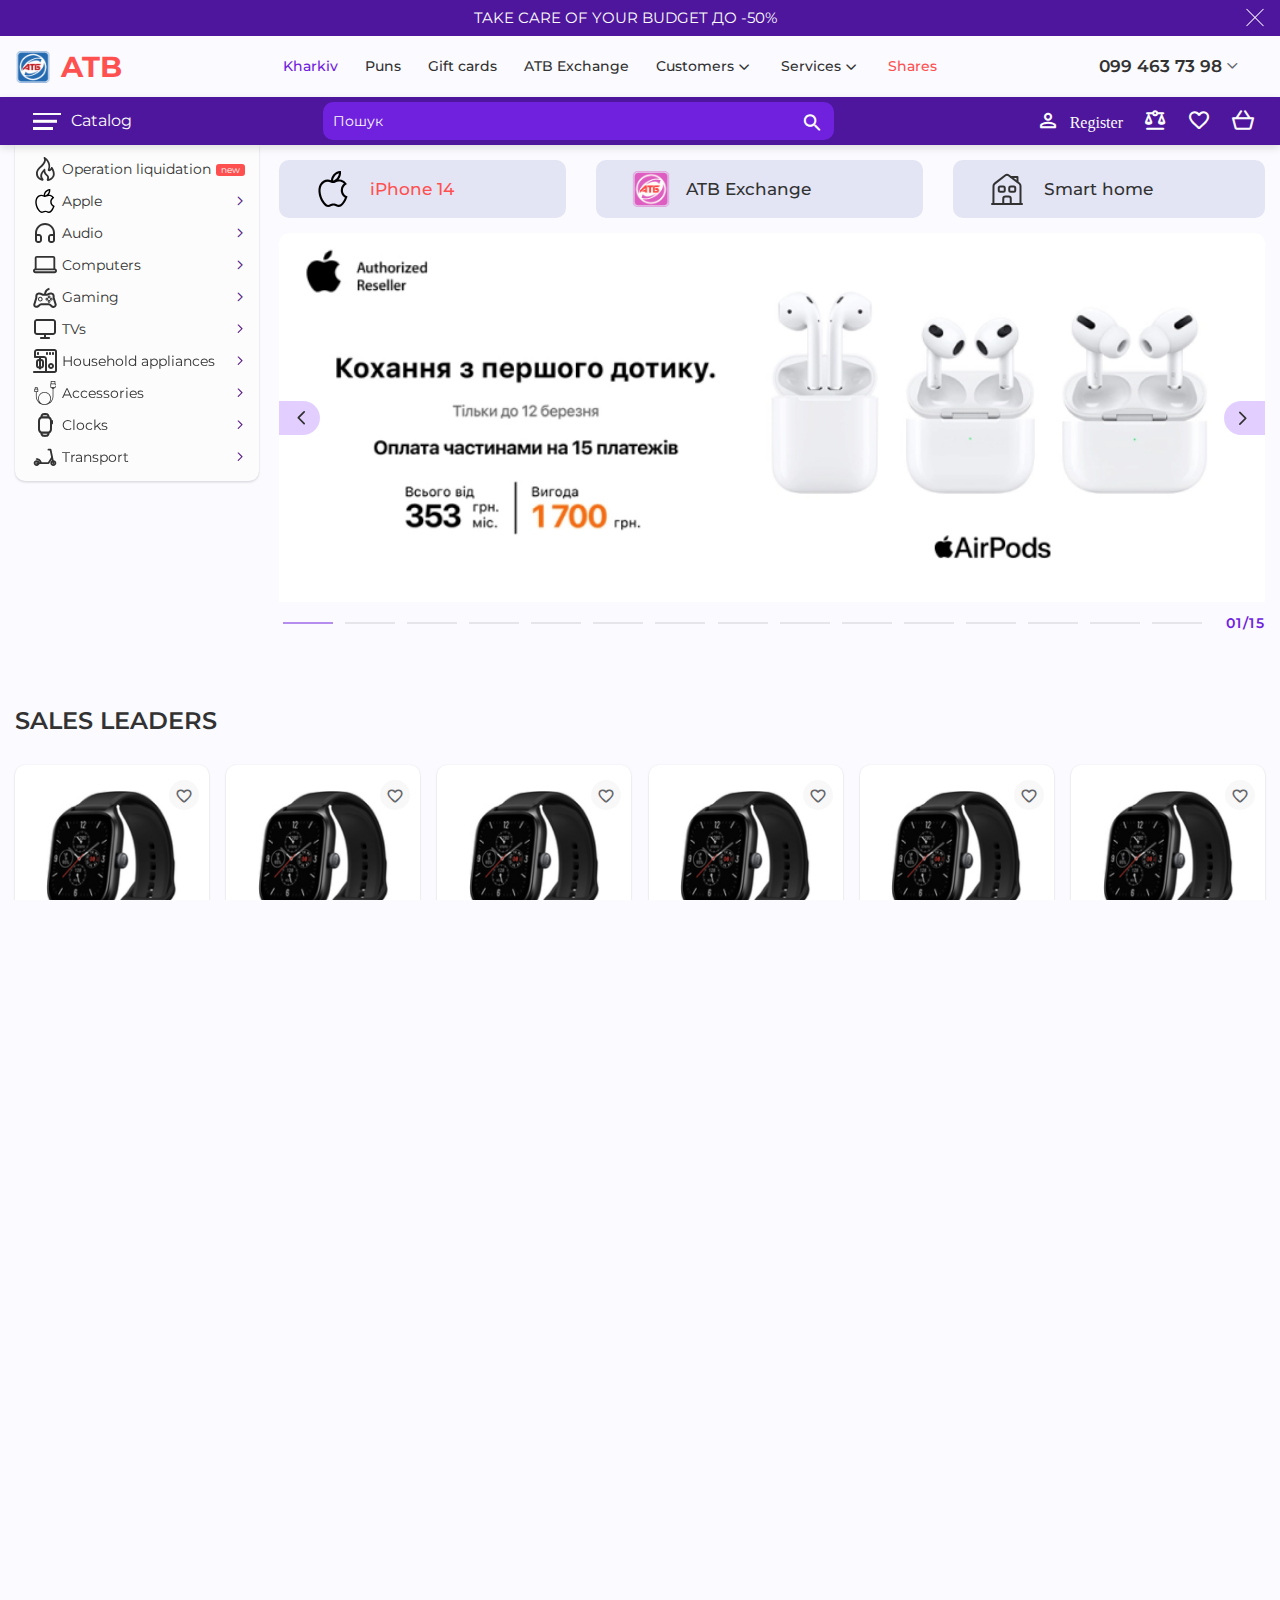
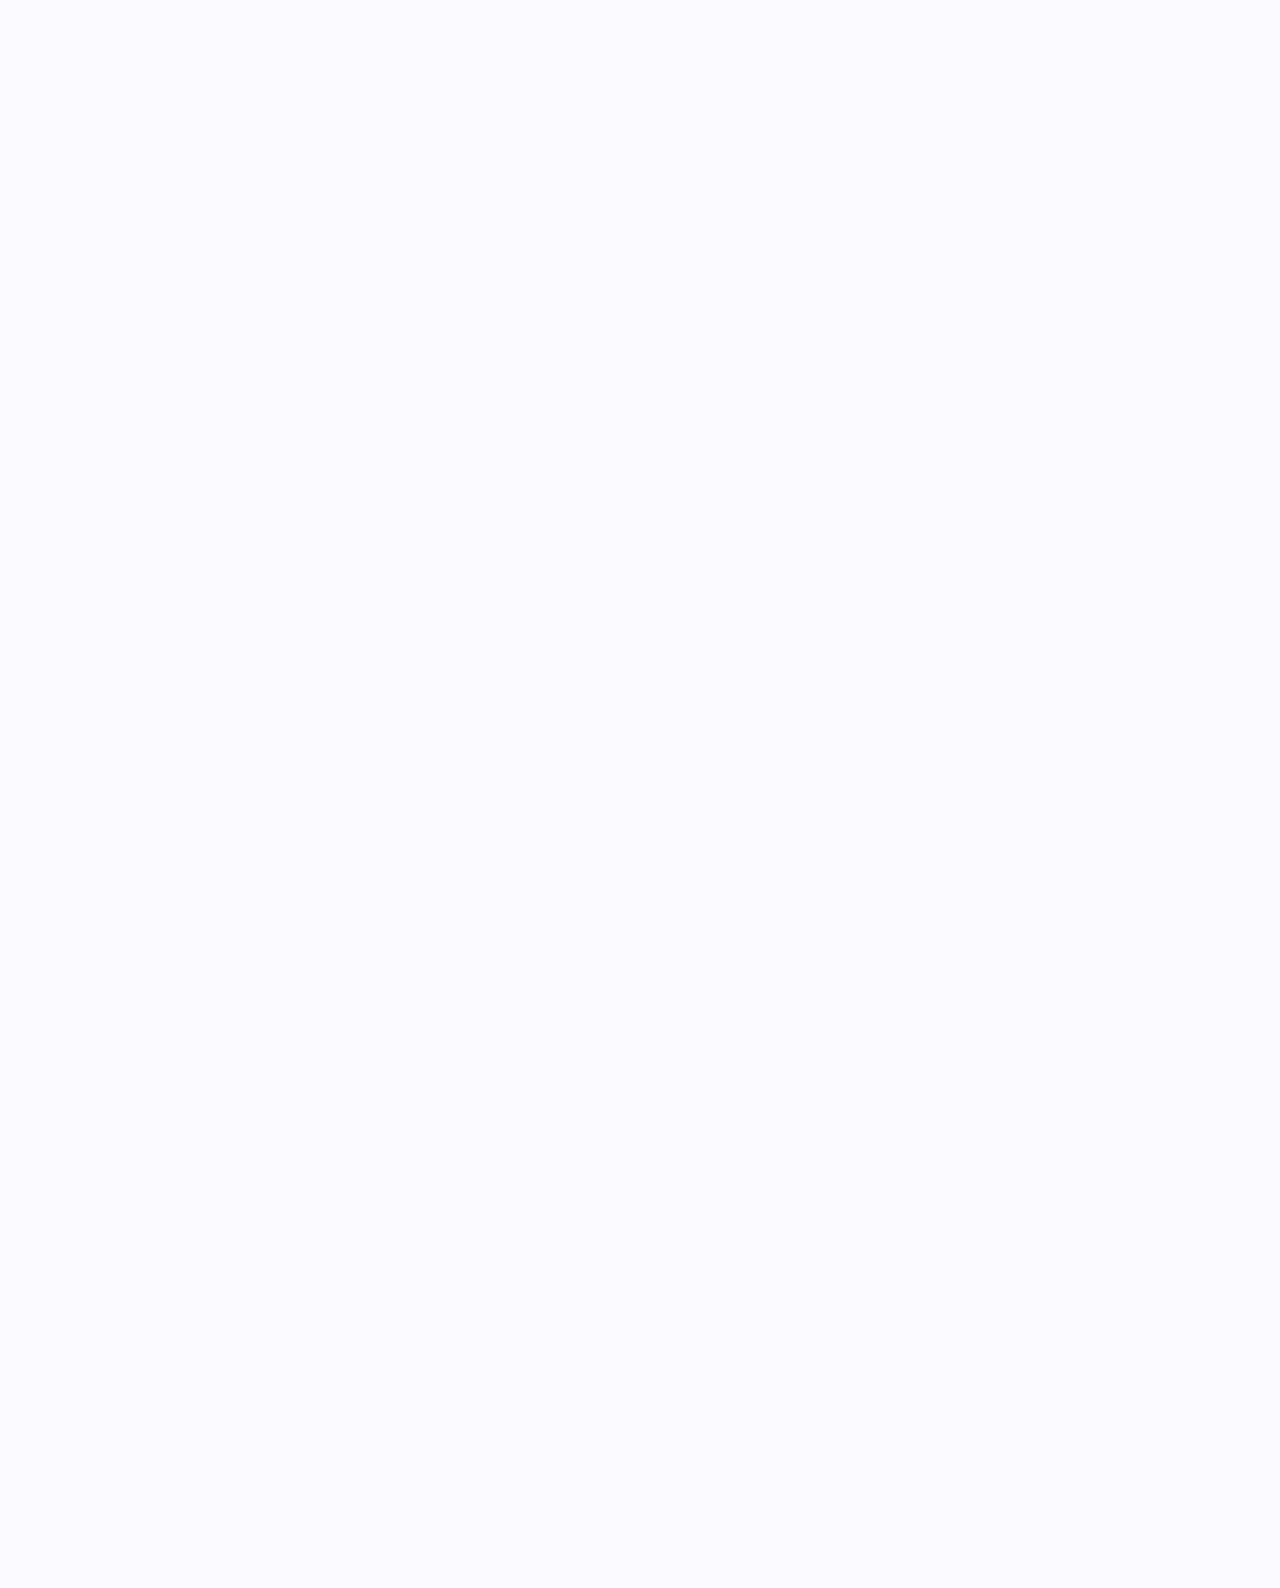
<file: index_en.html>
<!DOCTYPE html>
<html lang="en">

	<head>
		<link rel="stylesheet" href="https://cdn.jsdelivr.net/npm/swiper@9/swiper-bundle.min.css" />
		<meta charset="UTF-8">
		<meta http-equiv="X-UA-Compatible" content="IE=edge">
		<meta name="viewport" content="width=device-width, initial-scale=1.0">
		<title>ATB online store</title>
		<link rel="stylesheet" href="css/style.min.css">
	</head>


	<body>
		<div class="wrapper">
			<header class="header">
				<div class="header__top-message top-message">
					<div class="top-message__container">
						<a href="" class="top-message__message">TAKE CARE OF YOUR BUDGET ДО -50%</a>
						<div class="top-message__hide-ico">
						</div>
					</div>
				</div>
				<div class="header__middle middle-header">
					<div class='middle-header__container'>
						<a data-da=".bottom-header__flex-row, 767.97, 1" href="index.html" class="middle-header__logo">
							<img src="img/logo/logo.png" class="middle-header__icon">
							<div class="middle-header__title">ATB</div>
						</a>
						<ul class="middle-header__list">
							<li class="middle-header__item">
								<a href="" class="middle-header__link middle-header__link_purple">Kharkiv</a>
							</li>
							<li class="middle-header__item">
								<a href="" class="middle-header__link">Puns</a>
							</li>
							<li class="middle-header__item">
								<a href="" class="middle-header__link">Gift cards</a>
							</li>
							<li class="middle-header__item">
								<a href="" class="middle-header__link">ATB Exchange</a>
							</li>
							<li class="middle-header__item spoller-middle-header">
								<a href="" class="middle-header__link">
									Customers
								</a>
								<div class="_icon-ar-bot"></div>
								<ul class="spoller-middle-header__list">
									<li class="spoller-middle-header__item">
										<a href="" class="spoller-middle-header__link">CVD</a>
									</li>
									<li class="spoller-middle-header__item">
										<a href="" class="spoller-middle-header__link">Shares, draws, prizes</a>
									</li>
									<li class="spoller-middle-header__item">
										<a href="" class="spoller-middle-header__link">Delivery</a>
									</li>
									<li class="spoller-middle-header__item">
										<a href="" class="spoller-middle-header__link">Payment</a>
									</li>
									<li class="spoller-middle-header__item">
										<a href="" class="spoller-middle-header__link">Guarantee conditions</a>
									</li>
									<li class="spoller-middle-header__item">
										<a href="" class="spoller-middle-header__link">Instructions and firmware</a>
									</li>
								</ul>
							</li>
							<li class="middle-header__item spoller-middle-header">
								<a href="" class="middle-header__link">
									Services
								</a>
								<div class="_icon-ar-bot"></div>
								<ul class="spoller-middle-header__list">
									<li class="spoller-middle-header__item">
										<a href="" class="spoller-middle-header__link">ATB Master</a>
									</li>
									<li class="spoller-middle-header__item">
										<a href="" class="spoller-middle-header__link">ATB Credits</a>
									</li>
									<li class="spoller-middle-header__item">
										<a href="" class="spoller-middle-header__link">Test Drive</a>
									</li>
									<li class="spoller-middle-header__item">
										<a href="" class="spoller-middle-header__link">ATB Service</a>
									</li>
									<li class="spoller-middle-header__item">
										<a href="" class="spoller-middle-header__link">Gadgets with mileage</a>
									</li>
								</ul>
							</li>
							<li class="middle-header__item">
								<a href="" class="middle-header__link middle-header__link_orange">Shares</a>
							</li>
						</ul>
						<div class="middle-header__phones phones-middle-header">
							<div class="phones-middle-header__phone">
								<a href="tel:0994637398" class="phones-middle-header__title">099 463 73 98</a>
								<div class="_icon-ar-bot"></div>
							</div>
							<div class="phones-middle-header__modal">
								<div class="phones-middle-header__phones">
									<div class="phones-middle-header__make-an-order">
										<div class="phones-middle-header__icon _icon-phone"></div>
										<div class="phones-middle-header__text">To order</div>
										<div class="phones-middle-header__time">9:00 - 20:00</div>
									</div>
									<div class="phones-middle-header__support-service">
										<div class="phones-middle-header__phone phone-middle-header">
											<div class="phones-middle-header__icon _icon-phone"></div>
											<a href="tel:0994637398" class="phone-middle-header__phone">099 463 73 98</a>
										</div>
										<div class="phones-middle-header__text">Support Service</div>
										<div class="phones-middle-header__time">9:00 - 20:00</div>
									</div>
								</div>
								<div class="phones-middle-header__or">or</div>
								<div class="phones-middle-header__callback callback-header">
									<div class="callback-header__callback">Call me</div>
									<input value="+380" class="callback-header__input">
									<div type="button" class="callback-header__button button">I AM WAITING FOR A CALL</div>
								</div>
							</div>
						</div>
					</div>
				</div>
				<div class="header__bottom bottom-header">
					<div class='bottom-header__container'>
						<div class="bottom-header__flex-row">

							<div class='header__menu menu'>
								<button type='button' class='menu__icon icon-menu'><span></span></button>
								<nav class='menu__body body-menu'>
									<div class="body-menu__header">
										<a href="index.html" class="body-menu__logo">
											<img src="img/logo/logo.png" class="middle-header__icon">
											<div class="middle-header__title">ATB</div>
										</a>
										<div class="body-menu__registration _icon-profile">
											<a href="" class="body-menu__variants-registration">Log in</a>
											<a href="" class="body-menu__variants-registration">Registration</a>
										</div>
									</div>
									<div data-spollers class="body-menu__main">
										<ul class="body-menu__list">
											<li class="body-menu__item">
												<a href="" class="body-menu__link">
													<div class="body-menu__icon _icon-home"></div>
													<div class="body-menu__title">Home</div>
												</a>
											</li>
											<li class="body-menu__item">
												<a href="" class="body-menu__link">
													<div class="body-menu__icon _icon-catalog"></div>
													<div class="body-menu__title">Catalog</div>
												</a>
											</li>
											<li class="body-menu__item">
												<a href="" class="body-menu__link">
													<div class="body-menu__icon _icon-info"></div>
													<div class="body-menu__title">Services and services</div>
												</a>
											</li>
											<li class="body-menu__item">
												<a href="" class="body-menu__link">
													<div class="body-menu__icon _icon-info"></div>
													<div class="body-menu__title">Shares</div>
												</a>
											</li>
											<li class="body-menu__item">
												<a href="" class="body-menu__link">
													<div class="body-menu__icon _icon-info "></div>
													<div class="body-menu__title">Puns</div>
												</a>
											</li>
											<li class="body-menu__item">
												<a href="" class="body-menu__link">
													<div class="body-menu__icon _icon-cashback"></div>
													<div class="body-menu__title">ATB Exchange</div>
												</a>
											</li>
										</ul>
										<ul class="body-menu__list">
											<li class="body-menu__item">
												<a href="" class="body-menu__link">
													<div class="body-menu__icon _icon-cart"></div>
													<div class="body-menu__title">Basket</div>
												</a>
											</li>
											<li class="body-menu__item">
												<a href="tel:+380994637398" class="body-menu__link">
													<div class="body-menu__icon _icon-phone"></div>
													<div class="body-menu__title">099 463 73 98</div>
													<div class="body-menu__time">9:00 - 20:00</div>
												</a>
											</li>
											<li class="body-menu__item">
												<a href="" class="body-menu__link">
													<div class="body-menu__icon _icon-callback"></div>
													<div class="body-menu__title">Call me</div>
												</a>
											</li>
										</ul>
										<ul class="body-menu__list">
											<li class="body-menu__item">
												<a href="" class="body-menu__link">
													<div class="body-menu__icon _icon-favourite"></div>
													<div class="body-menu__title">Defense</div>
												</a>
											</li>
											<li class="body-menu__item">
												<a href="" class="body-menu__link">
													<div class="body-menu__icon _icon-compare"></div>
													<div class="body-menu__title">Comparison</div>
												</a>
											</li>
										</ul>
										<ul class="body-menu__list">
											<li class="body-menu__item">
												<a href="" class="body-menu__link">
													<div class="body-menu__icon _icon-locate"></div>
													<div class="body-menu__title">City</div>
												</a>
											</li>
											<li class="body-menu__item">
												<a href="" class="body-menu__link">
													<div class="body-menu__icon _icon-info"></div>
													<div class="body-menu__title">Aid to the buyer</div>
												</a>
											</li>
											<li class="body-menu__item">
												<a href="" class="body-menu__link">
													<div class="body-menu__icon _icon-about"></div>
													<div class="body-menu__title">About kancing</div>
												</a>
											</li>
										</ul>
									</div>
								</nav>
								<div class="menu__background"></div>
							</div>
							<div class="flex-row__actions"></div>
						</div>
						<div class="bottom-header__flex-second-row">
							<div class="bottom-header__catalog catalog-header">
								<div class="catalog-header__icon"><span></span></div>
								<div class="catalog-header__title">Catalog
								</div>
								<div data-tabs-container class="catalog-header__side-catalog side-catalog">
									<div data-tabs-titles class="side-catalog__items">
										<div class="side-catalog__label-disabled">
											<a href="" class="side-catalog__label">
												<div class="side-catalog__icon-label"><img src="img/catalog-icons/fire.svg" alt="">
												</div>
												<div class="side-catalog__text-label">Operation liquidation</div>
												<div class="side-catalog__new-label">
													<div class="side-catalog__icon-new-label">new</div>
												</div>
											</a>
										</div>
										<div data-tab="#sub-tab_1">
											<a href='' class="side-catalog__label">
												<div class="side-catalog__icon-label"><img src="img/catalog-icons/apple.svg" alt="">
												</div>
												<div class="side-catalog__text-label">Apple</div>
												<div class="side-catalog__new-label"></div>
												<div class="side-catalog__arrow-right _icon-ar-bot"></div>
											</a>
										</div>
										<div data-tab="#sub-tab_2">
											<a href='' class="side-catalog__label">
												<div class="side-catalog__icon-label"><img src="img/catalog-icons/headphones.svg"
														alt="">
												</div>
												<div class="side-catalog__text-label">Audio</div>
												<div class="side-catalog__new-label"></div>
												<div class="side-catalog__arrow-right _icon-ar-bot"></div>
											</a>
										</div>
										<div data-tab="#sub-tab_3">
											<a href='' class="side-catalog__label">
												<div class="side-catalog__icon-label"><img src="img/catalog-icons/laptop.svg"
														alt="">
												</div>
												<div class="side-catalog__text-label">Computers</div>
												<div class="side-catalog__new-label"></div>
												<div class="side-catalog__arrow-right _icon-ar-bot"></div>
											</a>
										</div>
										<div data-tab="#sub-tab_4">
											<a href='' class="side-catalog__label">
												<div class="side-catalog__icon-label"><img src="img/catalog-icons/gaming.svg"
														alt="">
												</div>
												<div class="side-catalog__text-label">Gaming</div>
												<div class="side-catalog__new-label"></div>
												<div class="side-catalog__arrow-right _icon-ar-bot"></div>
											</a>
										</div>
										<div data-tab="#sub-tab_5">
											<a href='' class="side-catalog__label">
												<div class="side-catalog__icon-label"><img src="img/catalog-icons/monitor.svg"
														alt="">
												</div>
												<div class="side-catalog__text-label">TVs</div>
												<div class="side-catalog__new-label"></div>
												<div class="side-catalog__arrow-right _icon-ar-bot"></div>
											</a>
										</div>
										<div data-tab="#sub-tab_6">
											<a href='' class="side-catalog__label">
												<div class="side-catalog__icon-label"><img src="img/catalog-icons/technik.svg"
														alt="">
												</div>
												<div class="side-catalog__text-label">Household appliances</div>
												<div class="side-catalog__new-label"></div>
												<div class="side-catalog__arrow-right _icon-ar-bot"></div>
											</a>
										</div>
										<div data-tab="#sub-tab_7">
											<a href='' class="side-catalog__label">
												<div class="side-catalog__icon-label"><img src="img/catalog-icons/accesories.svg"
														alt="">
												</div>
												<div class="side-catalog__text-label">Accessories</div>
												<div class="side-catalog__new-label"></div>
												<div class="side-catalog__arrow-right _icon-ar-bot"></div>
											</a>
										</div>
										<div data-tab="#sub-tab_8">
											<a href='' class="side-catalog__label">
												<div class="side-catalog__icon-label"><img src="img/catalog-icons/watch.svg" alt="">
												</div>
												<div class="side-catalog__text-label">Clocks</div>
												<div class="side-catalog__new-label"></div>
												<div class="side-catalog__arrow-right _icon-ar-bot"></div>
											</a>
										</div>
										<div data-tab="#sub-tab_9">
											<a href='' class="side-catalog__label">
												<div class="side-catalog__icon-label"><img src="img/catalog-icons/transport.svg"
														alt="">
												</div>
												<div class="side-catalog__text-label">Transport</div>
												<div class="side-catalog__new-label"></div>
												<div class="side-catalog__arrow-right _icon-ar-bot"></div>
											</a>
										</div>
									</div>
									<div data-tabs-body class="side-catalog__body">
										<div id="sub-tab_1" class="side-catalog__wrapper">
											<div class="side-catalog__content">
												<ul class="side-catalog__list">
													<a href="" class="side-catalog__title">Apple's novelties
													</a>
													<li class="side-catalog__item">
														<a href="" class="side-catalog__link">iPhone 14 Pro Max
														</a>
													</li>
													<li class="side-catalog__item">
														<a href="" class="side-catalog__link">iPhone 14 Pro
														</a>
													</li>
													<li class="side-catalog__item">
														<a href="" class="side-catalog__link">iPhone 14 Plus
														</a>
													</li>
													<li class="side-catalog__item">
														<a href="" class="side-catalog__link">iPhone 14
														</a>
													</li>
													<li class="side-catalog__item">
														<a href="" class="side-catalog__link">Airpods Pro 2
														</a>
													</li>
													<li class="side-catalog__item">
														<a href="" class="side-catalog__link">iPad 10
														</a>
													</li>
												</ul>
												<ul class="side-catalog__list">
													<a href="" class="side-catalog__title">Airpods</a>
													<li class="side-catalog__item">
														<a href="" class="side-catalog__link">Airpods 2
														</a>
													</li>
													<li class="side-catalog__item">
														<a href="" class="side-catalog__link">Airpods 3 Lightening
														</a>
													</li>
													<li class="side-catalog__item">
														<a href="" class="side-catalog__link">Airpods 3 MagSafe
														</a>
													</li>
													<li class="side-catalog__item">
														<a href="" class="side-catalog__link">Airpods Pro 2
														</a>
													</li>
													<li class="side-catalog__item">
														<a href="" class="side-catalog__link">Airpods Max
														</a>
													</li>
												</ul>
												<a href="" class="side-catalog__title">Apple Earpods Wire</a>
												<ul class="side-catalog__list">
													<a href="" class="side-catalog__title">Apple's novelties
													</a>
													<li class="side-catalog__item">
														<a href="" class="side-catalog__link">iPhone 14 Pro Max
														</a>
													</li>
													<li class="side-catalog__item">
														<a href="" class="side-catalog__link">iPhone 14 Pro
														</a>
													</li>
													<li class="side-catalog__item">
														<a href="" class="side-catalog__link">iPhone 14 Plus
														</a>
													</li>
													<li class="side-catalog__item">
														<a href="" class="side-catalog__link">iPhone 14
														</a>
													</li>
													<li class="side-catalog__item">
														<a href="" class="side-catalog__link">Airpods Pro 2
														</a>
													</li>
													<li class="side-catalog__item">
														<a href="" class="side-catalog__link">iPad 10
														</a>
													</li>
												</ul>
												<ul class="side-catalog__list">
													<a href="" class="side-catalog__title">Airpods</a>
													<li class="side-catalog__item">
														<a href="" class="side-catalog__link">Airpods 2
														</a>
													</li>
													<li class="side-catalog__item">
														<a href="" class="side-catalog__link">Airpods 3 Lightening
														</a>
													</li>
													<li class="side-catalog__item">
														<a href="" class="side-catalog__link">Airpods 3 MagSafe
														</a>
													</li>
													<li class="side-catalog__item">
														<a href="" class="side-catalog__link">Airpods Pro 2
														</a>
													</li>
													<li class="side-catalog__item">
														<a href="" class="side-catalog__link">Airpods Max
														</a>
													</li>
												</ul>
												<a href="" class="side-catalog__title">Apple Earpods Wire</a>
												<ul class="side-catalog__list">
													<a href="" class="side-catalog__title">Apple's novelties
													</a>
													<li class="side-catalog__item">
														<a href="" class="side-catalog__link">iPhone 14 Pro Max
														</a>
													</li>
													<li class="side-catalog__item">
														<a href="" class="side-catalog__link">iPhone 14 Pro
														</a>
													</li>
													<li class="side-catalog__item">
														<a href="" class="side-catalog__link">iPhone 14 Plus
														</a>
													</li>
													<li class="side-catalog__item">
														<a href="" class="side-catalog__link">iPhone 14
														</a>
													</li>
													<li class="side-catalog__item">
														<a href="" class="side-catalog__link">Airpods Pro 2
														</a>
													</li>
													<li class="side-catalog__item">
														<a href="" class="side-catalog__link">iPad 10
														</a>
													</li>
												</ul>
												<ul class="side-catalog__list">
													<a href="" class="side-catalog__title">Airpods</a>
													<li class="side-catalog__item">
														<a href="" class="side-catalog__link">Airpods 2
														</a>
													</li>
													<li class="side-catalog__item">
														<a href="" class="side-catalog__link">Airpods 3 Lightening
														</a>
													</li>
													<li class="side-catalog__item">
														<a href="" class="side-catalog__link">Airpods 3 MagSafe
														</a>
													</li>
													<li class="side-catalog__item">
														<a href="" class="side-catalog__link">Airpods Pro 2
														</a>
													</li>
													<li class="side-catalog__item">
														<a href="" class="side-catalog__link">Airpods Max
														</a>
													</li>
												</ul>
												<a href="" class="side-catalog__title">Apple Earpods Wire</a>
												<a href="" class="side-catalog__title">Chargers for AirPods</a>
												<a href="" class="side-catalog__title">Accessories for AirPods</a>
											</div>
										</div>
										<div id="sub-tab_2" class="side-catalog__wrapper">
											<div class="side-catalog__content">
												<ul class="side-catalog__list">
													<a href="" class="side-catalog__title">Apple's novelties
													</a>
													<li class="side-catalog__item">
														<a href="" class="side-catalog__link">iPhone 14 Pro Max
														</a>
													</li>
													<li class="side-catalog__item">
														<a href="" class="side-catalog__link">iPhone 14 Pro
														</a>
													</li>
													<li class="side-catalog__item">
														<a href="" class="side-catalog__link">iPhone 14 Plus
														</a>
													</li>

													<li class="side-catalog__item">
														<a href="" class="side-catalog__link">Airpods Pro 2
														</a>
													</li>
													<li class="side-catalog__item">
														<a href="" class="side-catalog__link">iPad 10
														</a>
													</li>
												</ul>
												<ul class="side-catalog__list">
													<a href="" class="side-catalog__title">Airpods</a>
													<li class="side-catalog__item">
														<a href="" class="side-catalog__link">Airpods 2
														</a>
													</li>
													<li class="side-catalog__item">
														<a href="" class="side-catalog__link">Airpods 3 Lightening
														</a>
													</li>
													<li class="side-catalog__item">
														<a href="" class="side-catalog__link">Airpods 3 MagSafe
														</a>
													</li>

													<li class="side-catalog__item">
														<a href="" class="side-catalog__link">Airpods Max
														</a>
													</li>
												</ul>
												<a href="" class="side-catalog__title">Apple Earpods Wire</a>
												<ul class="side-catalog__list">
													<a href="" class="side-catalog__title">Apple's novelties
													</a>
													<li class="side-catalog__item">
														<a href="" class="side-catalog__link">iPhone 14 Pro Max
														</a>
													</li>
													<li class="side-catalog__item">
														<a href="" class="side-catalog__link">iPhone 14 Pro
														</a>
													</li>
													<li class="side-catalog__item">
														<a href="" class="side-catalog__link">iPhone 14 Plus
														</a>
													</li>
													<li class="side-catalog__item">
														<a href="" class="side-catalog__link">iPhone 14
														</a>
													</li>
													<li class="side-catalog__item">
														<a href="" class="side-catalog__link">Airpods Pro 2
														</a>
													</li>
													<li class="side-catalog__item">
														<a href="" class="side-catalog__link">iPad 10
														</a>
													</li>
												</ul>
												<ul class="side-catalog__list">
													<a href="" class="side-catalog__title">Airpods</a>
													<li class="side-catalog__item">
														<a href="" class="side-catalog__link">Airpods 2
														</a>
													</li>
													<li class="side-catalog__item">
														<a href="" class="side-catalog__link">Airpods 3 Lightening
														</a>
													</li>
													<li class="side-catalog__item">
														<a href="" class="side-catalog__link">Airpods 3 MagSafe
														</a>
													</li>
													<li class="side-catalog__item">
														<a href="" class="side-catalog__link">Airpods Pro 2
														</a>
													</li>
													<li class="side-catalog__item">
														<a href="" class="side-catalog__link">Airpods Max
														</a>
													</li>
												</ul>
												<a href="" class="side-catalog__title">Apple Earpods Wire</a>
												<ul class="side-catalog__list">
													<a href="" class="side-catalog__title">Apple's novelties
													</a>
													<li class="side-catalog__item">
														<a href="" class="side-catalog__link">iPhone 14 Pro Max
														</a>
													</li>
													<li class="side-catalog__item">
														<a href="" class="side-catalog__link">iPhone 14 Pro
														</a>
													</li>
													<li class="side-catalog__item">
														<a href="" class="side-catalog__link">iPhone 14 Plus
														</a>
													</li>
													<li class="side-catalog__item">
														<a href="" class="side-catalog__link">iPhone 14
														</a>
													</li>
													<li class="side-catalog__item">
														<a href="" class="side-catalog__link">Airpods Pro 2
														</a>
													</li>
													<li class="side-catalog__item">
														<a href="" class="side-catalog__link">iPad 10
														</a>
													</li>
												</ul>
												<ul class="side-catalog__list">
													<a href="" class="side-catalog__title">Airpods</a>
													<li class="side-catalog__item">
														<a href="" class="side-catalog__link">Airpods 2
														</a>
													</li>

													<li class="side-catalog__item">
														<a href="" class="side-catalog__link">Airpods 3 MagSafe
														</a>
													</li>
													<li class="side-catalog__item">
														<a href="" class="side-catalog__link">Airpods Pro 2
														</a>
													</li>
													<li class="side-catalog__item">
														<a href="" class="side-catalog__link">Airpods Max
														</a>
													</li>
												</ul>
												<a href="" class="side-catalog__title">Apple Earpods Wire</a>
												<a href="" class="side-catalog__title">Chargers for AirPods</a>
												<a href="" class="side-catalog__title">Accessories for AirPods</a>
											</div>
										</div>
										<div id="sub-tab_3" class="side-catalog__wrapper">
											<div class="side-catalog__content">
												<ul class="side-catalog__list">
													<a href="" class="side-catalog__title">Apple's novelties
													</a>
													<li class="side-catalog__item">
														<a href="" class="side-catalog__link">iPhone 14 Pro Max
														</a>
													</li>
													<li class="side-catalog__item">
														<a href="" class="side-catalog__link">iPhone 14 Pro
														</a>
													</li>
													<li class="side-catalog__item">
														<a href="" class="side-catalog__link">iPhone 14 Plus
														</a>
													</li>
													<li class="side-catalog__item">
														<a href="" class="side-catalog__link">iPhone 14
														</a>
													</li>
													<li class="side-catalog__item">
														<a href="" class="side-catalog__link">Airpods Pro 2
														</a>
													</li>
													<li class="side-catalog__item">
														<a href="" class="side-catalog__link">iPad 10
														</a>
													</li>
												</ul>
												<ul class="side-catalog__list">
													<a href="" class="side-catalog__title">Airpods</a>
													<li class="side-catalog__item">
														<a href="" class="side-catalog__link">Airpods 2
														</a>
													</li>
													<li class="side-catalog__item">
														<a href="" class="side-catalog__link">Airpods 3 Lightening
														</a>
													</li>
													<li class="side-catalog__item">
														<a href="" class="side-catalog__link">Airpods 3 MagSafe
														</a>
													</li>
													<li class="side-catalog__item">
														<a href="" class="side-catalog__link">Airpods Pro 2
														</a>
													</li>
													<li class="side-catalog__item">
														<a href="" class="side-catalog__link">Airpods Max
														</a>
													</li>
												</ul>
												<a href="" class="side-catalog__title">Apple Earpods Wire</a>
												<ul class="side-catalog__list">
													<a href="" class="side-catalog__title">Apple's novelties
													</a>
													<li class="side-catalog__item">
														<a href="" class="side-catalog__link">iPhone 14 Pro Max
														</a>
													</li>
													<li class="side-catalog__item">
														<a href="" class="side-catalog__link">iPhone 14 Pro
														</a>
													</li>
													<li class="side-catalog__item">
														<a href="" class="side-catalog__link">iPhone 14 Plus
														</a>
													</li>
													<li class="side-catalog__item">
														<a href="" class="side-catalog__link">iPhone 14
														</a>
													</li>
													<li class="side-catalog__item">
														<a href="" class="side-catalog__link">Airpods Pro 2
														</a>
													</li>
													<li class="side-catalog__item">
														<a href="" class="side-catalog__link">iPad 10
														</a>
													</li>
												</ul>
												<ul class="side-catalog__list">
													<a href="" class="side-catalog__title">Airpods</a>
													<li class="side-catalog__item">
														<a href="" class="side-catalog__link">Airpods 2
														</a>
													</li>
													<li class="side-catalog__item">
														<a href="" class="side-catalog__link">Airpods 3 Lightening
														</a>
													</li>
													<li class="side-catalog__item">
														<a href="" class="side-catalog__link">Airpods 3 MagSafe
														</a>
													</li>
													<li class="side-catalog__item">
														<a href="" class="side-catalog__link">Airpods Pro 2
														</a>
													</li>
													<li class="side-catalog__item">
														<a href="" class="side-catalog__link">Airpods Max
														</a>
													</li>
												</ul>
												<a href="" class="side-catalog__title">Apple Earpods Wire</a>
												<ul class="side-catalog__list">
													<a href="" class="side-catalog__title">Apple's novelties
													</a>
													<li class="side-catalog__item">
														<a href="" class="side-catalog__link">iPhone 14 Pro Max
														</a>
													</li>
													<li class="side-catalog__item">
														<a href="" class="side-catalog__link">iPhone 14 Pro
														</a>
													</li>
													<li class="side-catalog__item">
														<a href="" class="side-catalog__link">iPhone 14 Plus
														</a>
													</li>
													<li class="side-catalog__item">
														<a href="" class="side-catalog__link">iPhone 14
														</a>
													</li>
													<li class="side-catalog__item">
														<a href="" class="side-catalog__link">Airpods Pro 2
														</a>
													</li>
													<li class="side-catalog__item">
														<a href="" class="side-catalog__link">iPad 10
														</a>
													</li>
												</ul>
												<ul class="side-catalog__list">
													<a href="" class="side-catalog__title">Airpods</a>
													<li class="side-catalog__item">
														<a href="" class="side-catalog__link">Airpods 2
														</a>
													</li>
													<li class="side-catalog__item">
														<a href="" class="side-catalog__link">Airpods 3 Lightening
														</a>
													</li>
													<li class="side-catalog__item">
														<a href="" class="side-catalog__link">Airpods 3 MagSafe
														</a>
													</li>
													<li class="side-catalog__item">
														<a href="" class="side-catalog__link">Airpods Pro 2
														</a>
													</li>
													<li class="side-catalog__item">
														<a href="" class="side-catalog__link">Airpods Max
														</a>
													</li>
												</ul>
												<a href="" class="side-catalog__title">Apple Earpods Wire</a>
												<a href="" class="side-catalog__title">Chargers for AirPods</a>
												<a href="" class="side-catalog__title">Accessories for AirPods</a>
											</div>
										</div>
										<div id="sub-tab_4" class="side-catalog__wrapper">
											<div class="side-catalog__content">
												<ul class="side-catalog__list">
													<a href="" class="side-catalog__title">Apple's novelties
													</a>
													<li class="side-catalog__item">
														<a href="" class="side-catalog__link">iPhone 14 Pro Max
														</a>
													</li>
													<li class="side-catalog__item">
														<a href="" class="side-catalog__link">iPhone 14 Pro
														</a>
													</li>
													<li class="side-catalog__item">
														<a href="" class="side-catalog__link">iPhone 14 Plus
														</a>
													</li>

													<li class="side-catalog__item">
														<a href="" class="side-catalog__link">Airpods Pro 2
														</a>
													</li>
													<li class="side-catalog__item">
														<a href="" class="side-catalog__link">iPad 10
														</a>
													</li>
												</ul>
												<ul class="side-catalog__list">
													<a href="" class="side-catalog__title">Airpods</a>
													<li class="side-catalog__item">
														<a href="" class="side-catalog__link">Airpods 2
														</a>
													</li>
													<li class="side-catalog__item">
														<a href="" class="side-catalog__link">Airpods 3 Lightening
														</a>
													</li>
													<li class="side-catalog__item">
														<a href="" class="side-catalog__link">Airpods 3 MagSafe
														</a>
													</li>

													<li class="side-catalog__item">
														<a href="" class="side-catalog__link">Airpods Max
														</a>
													</li>
												</ul>
												<a href="" class="side-catalog__title">Apple Earpods Wire</a>
												<ul class="side-catalog__list">
													<a href="" class="side-catalog__title">Apple's novelties
													</a>
													<li class="side-catalog__item">
														<a href="" class="side-catalog__link">iPhone 14 Pro Max
														</a>
													</li>
													<li class="side-catalog__item">
														<a href="" class="side-catalog__link">iPhone 14 Pro
														</a>
													</li>
													<li class="side-catalog__item">
														<a href="" class="side-catalog__link">iPhone 14 Plus
														</a>
													</li>
													<li class="side-catalog__item">
														<a href="" class="side-catalog__link">iPhone 14
														</a>
													</li>
													<li class="side-catalog__item">
														<a href="" class="side-catalog__link">Airpods Pro 2
														</a>
													</li>
													<li class="side-catalog__item">
														<a href="" class="side-catalog__link">iPad 10
														</a>
													</li>
												</ul>
												<ul class="side-catalog__list">
													<a href="" class="side-catalog__title">Airpods</a>
													<li class="side-catalog__item">
														<a href="" class="side-catalog__link">Airpods 2
														</a>
													</li>
													<li class="side-catalog__item">
														<a href="" class="side-catalog__link">Airpods 3 Lightening
														</a>
													</li>
													<li class="side-catalog__item">
														<a href="" class="side-catalog__link">Airpods 3 MagSafe
														</a>
													</li>
													<li class="side-catalog__item">
														<a href="" class="side-catalog__link">Airpods Pro 2
														</a>
													</li>
													<li class="side-catalog__item">
														<a href="" class="side-catalog__link">Airpods Max
														</a>
													</li>
												</ul>
												<a href="" class="side-catalog__title">Apple Earpods Wire</a>
												<ul class="side-catalog__list">
													<a href="" class="side-catalog__title">Apple's novelties
													</a>
													<li class="side-catalog__item">
														<a href="" class="side-catalog__link">iPhone 14 Pro Max
														</a>
													</li>
													<li class="side-catalog__item">
														<a href="" class="side-catalog__link">iPhone 14 Pro
														</a>
													</li>
													<li class="side-catalog__item">
														<a href="" class="side-catalog__link">iPhone 14 Plus
														</a>
													</li>
													<li class="side-catalog__item">
														<a href="" class="side-catalog__link">iPhone 14
														</a>
													</li>
													<li class="side-catalog__item">
														<a href="" class="side-catalog__link">Airpods Pro 2
														</a>
													</li>
													<li class="side-catalog__item">
														<a href="" class="side-catalog__link">iPad 10
														</a>
													</li>
												</ul>
												<ul class="side-catalog__list">
													<a href="" class="side-catalog__title">Airpods</a>
													<li class="side-catalog__item">
														<a href="" class="side-catalog__link">Airpods 2
														</a>
													</li>

													<li class="side-catalog__item">
														<a href="" class="side-catalog__link">Airpods 3 MagSafe
														</a>
													</li>
													<li class="side-catalog__item">
														<a href="" class="side-catalog__link">Airpods Pro 2
														</a>
													</li>
													<li class="side-catalog__item">
														<a href="" class="side-catalog__link">Airpods Max
														</a>
													</li>
												</ul>
												<a href="" class="side-catalog__title">Apple Earpods Wire</a>
												<a href="" class="side-catalog__title">Chargers for AirPods</a>
												<a href="" class="side-catalog__title">Accessories for AirPods</a>
											</div>
										</div>
										<div id="sub-tab_5" class="side-catalog__wrapper">
											<div class="side-catalog__content">
												<ul class="side-catalog__list">
													<a href="" class="side-catalog__title">Apple's novelties
													</a>
													<li class="side-catalog__item">
														<a href="" class="side-catalog__link">iPhone 14 Pro Max
														</a>
													</li>
													<li class="side-catalog__item">
														<a href="" class="side-catalog__link">iPhone 14 Pro
														</a>
													</li>
													<li class="side-catalog__item">
														<a href="" class="side-catalog__link">iPhone 14 Plus
														</a>
													</li>
													<li class="side-catalog__item">
														<a href="" class="side-catalog__link">iPhone 14
														</a>
													</li>
													<li class="side-catalog__item">
														<a href="" class="side-catalog__link">Airpods Pro 2
														</a>
													</li>
													<li class="side-catalog__item">
														<a href="" class="side-catalog__link">iPad 10
														</a>
													</li>
												</ul>
												<ul class="side-catalog__list">
													<a href="" class="side-catalog__title">Airpods</a>
													<li class="side-catalog__item">
														<a href="" class="side-catalog__link">Airpods 2
														</a>
													</li>
													<li class="side-catalog__item">
														<a href="" class="side-catalog__link">Airpods 3 Lightening
														</a>
													</li>
													<li class="side-catalog__item">
														<a href="" class="side-catalog__link">Airpods 3 MagSafe
														</a>
													</li>
													<li class="side-catalog__item">
														<a href="" class="side-catalog__link">Airpods Pro 2
														</a>
													</li>
													<li class="side-catalog__item">
														<a href="" class="side-catalog__link">Airpods Max
														</a>
													</li>
												</ul>
												<a href="" class="side-catalog__title">Apple Earpods Wire</a>
												<ul class="side-catalog__list">
													<a href="" class="side-catalog__title">Apple's novelties
													</a>
													<li class="side-catalog__item">
														<a href="" class="side-catalog__link">iPhone 14 Pro Max
														</a>
													</li>
													<li class="side-catalog__item">
														<a href="" class="side-catalog__link">iPhone 14 Pro
														</a>
													</li>
													<li class="side-catalog__item">
														<a href="" class="side-catalog__link">iPhone 14 Plus
														</a>
													</li>
													<li class="side-catalog__item">
														<a href="" class="side-catalog__link">iPhone 14
														</a>
													</li>
													<li class="side-catalog__item">
														<a href="" class="side-catalog__link">Airpods Pro 2
														</a>
													</li>
													<li class="side-catalog__item">
														<a href="" class="side-catalog__link">iPad 10
														</a>
													</li>
												</ul>
												<ul class="side-catalog__list">
													<a href="" class="side-catalog__title">Airpods</a>
													<li class="side-catalog__item">
														<a href="" class="side-catalog__link">Airpods 2
														</a>
													</li>
													<li class="side-catalog__item">
														<a href="" class="side-catalog__link">Airpods 3 Lightening
														</a>
													</li>
													<li class="side-catalog__item">
														<a href="" class="side-catalog__link">Airpods 3 MagSafe
														</a>
													</li>
													<li class="side-catalog__item">
														<a href="" class="side-catalog__link">Airpods Pro 2
														</a>
													</li>
													<li class="side-catalog__item">
														<a href="" class="side-catalog__link">Airpods Max
														</a>
													</li>
												</ul>
												<a href="" class="side-catalog__title">Apple Earpods Wire</a>
												<ul class="side-catalog__list">
													<a href="" class="side-catalog__title">Apple's novelties
													</a>
													<li class="side-catalog__item">
														<a href="" class="side-catalog__link">iPhone 14 Pro Max
														</a>
													</li>
													<li class="side-catalog__item">
														<a href="" class="side-catalog__link">iPhone 14 Pro
														</a>
													</li>
													<li class="side-catalog__item">
														<a href="" class="side-catalog__link">iPhone 14 Plus
														</a>
													</li>
													<li class="side-catalog__item">
														<a href="" class="side-catalog__link">iPhone 14
														</a>
													</li>
													<li class="side-catalog__item">
														<a href="" class="side-catalog__link">Airpods Pro 2
														</a>
													</li>
													<li class="side-catalog__item">
														<a href="" class="side-catalog__link">iPad 10
														</a>
													</li>
												</ul>
												<ul class="side-catalog__list">
													<a href="" class="side-catalog__title">Airpods</a>
													<li class="side-catalog__item">
														<a href="" class="side-catalog__link">Airpods 2
														</a>
													</li>
													<li class="side-catalog__item">
														<a href="" class="side-catalog__link">Airpods 3 Lightening
														</a>
													</li>
													<li class="side-catalog__item">
														<a href="" class="side-catalog__link">Airpods 3 MagSafe
														</a>
													</li>
													<li class="side-catalog__item">
														<a href="" class="side-catalog__link">Airpods Pro 2
														</a>
													</li>
													<li class="side-catalog__item">
														<a href="" class="side-catalog__link">Airpods Max
														</a>
													</li>
												</ul>
												<a href="" class="side-catalog__title">Apple Earpods Wire</a>
												<a href="" class="side-catalog__title">Chargers for AirPods</a>
												<a href="" class="side-catalog__title">Accessories for AirPods</a>
											</div>
										</div>
										<div id="sub-tab_6" class="side-catalog__wrapper">
											<div class="side-catalog__content">
												<ul class="side-catalog__list">
													<a href="" class="side-catalog__title">Apple's novelties
													</a>
													<li class="side-catalog__item">
														<a href="" class="side-catalog__link">iPhone 14 Pro Max
														</a>
													</li>
													<li class="side-catalog__item">
														<a href="" class="side-catalog__link">iPhone 14 Pro
														</a>
													</li>
													<li class="side-catalog__item">
														<a href="" class="side-catalog__link">iPhone 14 Plus
														</a>
													</li>

													<li class="side-catalog__item">
														<a href="" class="side-catalog__link">Airpods Pro 2
														</a>
													</li>
													<li class="side-catalog__item">
														<a href="" class="side-catalog__link">iPad 10
														</a>
													</li>
												</ul>
												<ul class="side-catalog__list">
													<a href="" class="side-catalog__title">Airpods</a>
													<li class="side-catalog__item">
														<a href="" class="side-catalog__link">Airpods 2
														</a>
													</li>
													<li class="side-catalog__item">
														<a href="" class="side-catalog__link">Airpods 3 Lightening
														</a>
													</li>
													<li class="side-catalog__item">
														<a href="" class="side-catalog__link">Airpods 3 MagSafe
														</a>
													</li>

													<li class="side-catalog__item">
														<a href="" class="side-catalog__link">Airpods Max
														</a>
													</li>
												</ul>
												<a href="" class="side-catalog__title">Apple Earpods Wire</a>
												<ul class="side-catalog__list">
													<a href="" class="side-catalog__title">Apple's novelties
													</a>
													<li class="side-catalog__item">
														<a href="" class="side-catalog__link">iPhone 14 Pro Max
														</a>
													</li>
													<li class="side-catalog__item">
														<a href="" class="side-catalog__link">iPhone 14 Pro
														</a>
													</li>
													<li class="side-catalog__item">
														<a href="" class="side-catalog__link">iPhone 14 Plus
														</a>
													</li>
													<li class="side-catalog__item">
														<a href="" class="side-catalog__link">iPhone 14
														</a>
													</li>
													<li class="side-catalog__item">
														<a href="" class="side-catalog__link">Airpods Pro 2
														</a>
													</li>
													<li class="side-catalog__item">
														<a href="" class="side-catalog__link">iPad 10
														</a>
													</li>
												</ul>
												<ul class="side-catalog__list">
													<a href="" class="side-catalog__title">Airpods</a>
													<li class="side-catalog__item">
														<a href="" class="side-catalog__link">Airpods 2
														</a>
													</li>
													<li class="side-catalog__item">
														<a href="" class="side-catalog__link">Airpods 3 Lightening
														</a>
													</li>
													<li class="side-catalog__item">
														<a href="" class="side-catalog__link">Airpods 3 MagSafe
														</a>
													</li>
													<li class="side-catalog__item">
														<a href="" class="side-catalog__link">Airpods Pro 2
														</a>
													</li>
													<li class="side-catalog__item">
														<a href="" class="side-catalog__link">Airpods Max
														</a>
													</li>
												</ul>
												<a href="" class="side-catalog__title">Apple Earpods Wire</a>
												<ul class="side-catalog__list">
													<a href="" class="side-catalog__title">Apple's novelties
													</a>
													<li class="side-catalog__item">
														<a href="" class="side-catalog__link">iPhone 14 Pro Max
														</a>
													</li>
													<li class="side-catalog__item">
														<a href="" class="side-catalog__link">iPhone 14 Pro
														</a>
													</li>
													<li class="side-catalog__item">
														<a href="" class="side-catalog__link">iPhone 14 Plus
														</a>
													</li>
													<li class="side-catalog__item">
														<a href="" class="side-catalog__link">iPhone 14
														</a>
													</li>
													<li class="side-catalog__item">
														<a href="" class="side-catalog__link">Airpods Pro 2
														</a>
													</li>
													<li class="side-catalog__item">
														<a href="" class="side-catalog__link">iPad 10
														</a>
													</li>
												</ul>
												<ul class="side-catalog__list">
													<a href="" class="side-catalog__title">Airpods</a>
													<li class="side-catalog__item">
														<a href="" class="side-catalog__link">Airpods 2
														</a>
													</li>

													<li class="side-catalog__item">
														<a href="" class="side-catalog__link">Airpods 3 MagSafe
														</a>
													</li>
													<li class="side-catalog__item">
														<a href="" class="side-catalog__link">Airpods Pro 2
														</a>
													</li>
													<li class="side-catalog__item">
														<a href="" class="side-catalog__link">Airpods Max
														</a>
													</li>
												</ul>
												<a href="" class="side-catalog__title">Apple Earpods Wire</a>
												<a href="" class="side-catalog__title">Chargers for AirPods</a>
												<a href="" class="side-catalog__title">Accessories for AirPods</a>
											</div>
										</div>
										<div id="sub-tab_7" class="side-catalog__wrapper">
											<div class="side-catalog__content">
												<ul class="side-catalog__list">
													<a href="" class="side-catalog__title">Apple's novelties
													</a>
													<li class="side-catalog__item">
														<a href="" class="side-catalog__link">iPhone 14 Pro Max
														</a>
													</li>
													<li class="side-catalog__item">
														<a href="" class="side-catalog__link">iPhone 14 Pro
														</a>
													</li>
													<li class="side-catalog__item">
														<a href="" class="side-catalog__link">iPhone 14 Plus
														</a>
													</li>
													<li class="side-catalog__item">
														<a href="" class="side-catalog__link">iPhone 14
														</a>
													</li>
													<li class="side-catalog__item">
														<a href="" class="side-catalog__link">Airpods Pro 2
														</a>
													</li>
													<li class="side-catalog__item">
														<a href="" class="side-catalog__link">iPad 10
														</a>
													</li>
												</ul>
												<ul class="side-catalog__list">
													<a href="" class="side-catalog__title">Airpods</a>
													<li class="side-catalog__item">
														<a href="" class="side-catalog__link">Airpods 2
														</a>
													</li>
													<li class="side-catalog__item">
														<a href="" class="side-catalog__link">Airpods 3 Lightening
														</a>
													</li>
													<li class="side-catalog__item">
														<a href="" class="side-catalog__link">Airpods 3 MagSafe
														</a>
													</li>
													<li class="side-catalog__item">
														<a href="" class="side-catalog__link">Airpods Pro 2
														</a>
													</li>
													<li class="side-catalog__item">
														<a href="" class="side-catalog__link">Airpods Max
														</a>
													</li>
												</ul>
												<a href="" class="side-catalog__title">Apple Earpods Wire</a>
												<ul class="side-catalog__list">
													<a href="" class="side-catalog__title">Apple's novelties
													</a>
													<li class="side-catalog__item">
														<a href="" class="side-catalog__link">iPhone 14 Pro Max
														</a>
													</li>
													<li class="side-catalog__item">
														<a href="" class="side-catalog__link">iPhone 14 Pro
														</a>
													</li>
													<li class="side-catalog__item">
														<a href="" class="side-catalog__link">iPhone 14 Plus
														</a>
													</li>
													<li class="side-catalog__item">
														<a href="" class="side-catalog__link">iPhone 14
														</a>
													</li>
													<li class="side-catalog__item">
														<a href="" class="side-catalog__link">Airpods Pro 2
														</a>
													</li>
													<li class="side-catalog__item">
														<a href="" class="side-catalog__link">iPad 10
														</a>
													</li>
												</ul>
												<ul class="side-catalog__list">
													<a href="" class="side-catalog__title">Airpods</a>
													<li class="side-catalog__item">
														<a href="" class="side-catalog__link">Airpods 2
														</a>
													</li>
													<li class="side-catalog__item">
														<a href="" class="side-catalog__link">Airpods 3 Lightening
														</a>
													</li>
													<li class="side-catalog__item">
														<a href="" class="side-catalog__link">Airpods 3 MagSafe
														</a>
													</li>
													<li class="side-catalog__item">
														<a href="" class="side-catalog__link">Airpods Pro 2
														</a>
													</li>
													<li class="side-catalog__item">
														<a href="" class="side-catalog__link">Airpods Max
														</a>
													</li>
												</ul>
												<a href="" class="side-catalog__title">Apple Earpods Wire</a>
												<ul class="side-catalog__list">
													<a href="" class="side-catalog__title">Apple's novelties
													</a>
													<li class="side-catalog__item">
														<a href="" class="side-catalog__link">iPhone 14 Pro Max
														</a>
													</li>
													<li class="side-catalog__item">
														<a href="" class="side-catalog__link">iPhone 14 Pro
														</a>
													</li>
													<li class="side-catalog__item">
														<a href="" class="side-catalog__link">iPhone 14 Plus
														</a>
													</li>
													<li class="side-catalog__item">
														<a href="" class="side-catalog__link">iPhone 14
														</a>
													</li>
													<li class="side-catalog__item">
														<a href="" class="side-catalog__link">Airpods Pro 2
														</a>
													</li>
													<li class="side-catalog__item">
														<a href="" class="side-catalog__link">iPad 10
														</a>
													</li>
												</ul>
												<ul class="side-catalog__list">
													<a href="" class="side-catalog__title">Airpods</a>
													<li class="side-catalog__item">
														<a href="" class="side-catalog__link">Airpods 2
														</a>
													</li>
													<li class="side-catalog__item">
														<a href="" class="side-catalog__link">Airpods 3 Lightening
														</a>
													</li>
													<li class="side-catalog__item">
														<a href="" class="side-catalog__link">Airpods 3 MagSafe
														</a>
													</li>
													<li class="side-catalog__item">
														<a href="" class="side-catalog__link">Airpods Pro 2
														</a>
													</li>
													<li class="side-catalog__item">
														<a href="" class="side-catalog__link">Airpods Max
														</a>
													</li>
												</ul>
												<a href="" class="side-catalog__title">Apple Earpods Wire</a>
												<a href="" class="side-catalog__title">Chargers for AirPods</a>
												<a href="" class="side-catalog__title">Accessories for AirPods</a>
											</div>
										</div>
										<div id="sub-tab_8" class="side-catalog__wrapper">
											<div class="side-catalog__content">
												<ul class="side-catalog__list">
													<a href="" class="side-catalog__title">Apple's novelties
													</a>
													<li class="side-catalog__item">
														<a href="" class="side-catalog__link">iPhone 14 Pro Max
														</a>
													</li>
													<li class="side-catalog__item">
														<a href="" class="side-catalog__link">iPhone 14 Pro
														</a>
													</li>
													<li class="side-catalog__item">
														<a href="" class="side-catalog__link">iPhone 14 Plus
														</a>
													</li>

													<li class="side-catalog__item">
														<a href="" class="side-catalog__link">Airpods Pro 2
														</a>
													</li>
													<li class="side-catalog__item">
														<a href="" class="side-catalog__link">iPad 10
														</a>
													</li>
												</ul>
												<ul class="side-catalog__list">
													<a href="" class="side-catalog__title">Airpods</a>
													<li class="side-catalog__item">
														<a href="" class="side-catalog__link">Airpods 2
														</a>
													</li>
													<li class="side-catalog__item">
														<a href="" class="side-catalog__link">Airpods 3 Lightening
														</a>
													</li>
													<li class="side-catalog__item">
														<a href="" class="side-catalog__link">Airpods 3 MagSafe
														</a>
													</li>

													<li class="side-catalog__item">
														<a href="" class="side-catalog__link">Airpods Max
														</a>
													</li>
												</ul>
												<a href="" class="side-catalog__title">Apple Earpods Wire</a>
												<ul class="side-catalog__list">
													<a href="" class="side-catalog__title">Apple's novelties
													</a>
													<li class="side-catalog__item">
														<a href="" class="side-catalog__link">iPhone 14 Pro Max
														</a>
													</li>
													<li class="side-catalog__item">
														<a href="" class="side-catalog__link">iPhone 14 Pro
														</a>
													</li>
													<li class="side-catalog__item">
														<a href="" class="side-catalog__link">iPhone 14 Plus
														</a>
													</li>
													<li class="side-catalog__item">
														<a href="" class="side-catalog__link">iPhone 14
														</a>
													</li>
													<li class="side-catalog__item">
														<a href="" class="side-catalog__link">Airpods Pro 2
														</a>
													</li>
													<li class="side-catalog__item">
														<a href="" class="side-catalog__link">iPad 10
														</a>
													</li>
												</ul>
												<ul class="side-catalog__list">
													<a href="" class="side-catalog__title">Airpods</a>
													<li class="side-catalog__item">
														<a href="" class="side-catalog__link">Airpods 2
														</a>
													</li>
													<li class="side-catalog__item">
														<a href="" class="side-catalog__link">Airpods 3 Lightening
														</a>
													</li>
													<li class="side-catalog__item">
														<a href="" class="side-catalog__link">Airpods 3 MagSafe
														</a>
													</li>
													<li class="side-catalog__item">
														<a href="" class="side-catalog__link">Airpods Pro 2
														</a>
													</li>
													<li class="side-catalog__item">
														<a href="" class="side-catalog__link">Airpods Max
														</a>
													</li>
												</ul>
												<a href="" class="side-catalog__title">Apple Earpods Wire</a>
												<ul class="side-catalog__list">
													<a href="" class="side-catalog__title">Apple's novelties
													</a>
													<li class="side-catalog__item">
														<a href="" class="side-catalog__link">iPhone 14 Pro Max
														</a>
													</li>
													<li class="side-catalog__item">
														<a href="" class="side-catalog__link">iPhone 14 Pro
														</a>
													</li>
													<li class="side-catalog__item">
														<a href="" class="side-catalog__link">iPhone 14 Plus
														</a>
													</li>
													<li class="side-catalog__item">
														<a href="" class="side-catalog__link">iPhone 14
														</a>
													</li>
													<li class="side-catalog__item">
														<a href="" class="side-catalog__link">Airpods Pro 2
														</a>
													</li>
													<li class="side-catalog__item">
														<a href="" class="side-catalog__link">iPad 10
														</a>
													</li>
												</ul>
												<ul class="side-catalog__list">
													<a href="" class="side-catalog__title">Airpods</a>
													<li class="side-catalog__item">
														<a href="" class="side-catalog__link">Airpods 2
														</a>
													</li>

													<li class="side-catalog__item">
														<a href="" class="side-catalog__link">Airpods 3 MagSafe
														</a>
													</li>
													<li class="side-catalog__item">
														<a href="" class="side-catalog__link">Airpods Pro 2
														</a>
													</li>
													<li class="side-catalog__item">
														<a href="" class="side-catalog__link">Airpods Max
														</a>
													</li>
												</ul>
												<a href="" class="side-catalog__title">Apple Earpods Wire</a>
												<a href="" class="side-catalog__title">Chargers for AirPods</a>
												<a href="" class="side-catalog__title">Accessories for AirPods</a>
											</div>
										</div>
										<div id="sub-tab_9" class="side-catalog__wrapper">
											<div class="side-catalog__content">
												<ul class="side-catalog__list">
													<a href="" class="side-catalog__title">Apple's novelties
													</a>
													<li class="side-catalog__item">
														<a href="" class="side-catalog__link">iPhone 14 Pro Max
														</a>
													</li>
													<li class="side-catalog__item">
														<a href="" class="side-catalog__link">iPhone 14 Pro
														</a>
													</li>
													<li class="side-catalog__item">
														<a href="" class="side-catalog__link">iPhone 14 Plus
														</a>
													</li>
													<li class="side-catalog__item">
														<a href="" class="side-catalog__link">iPhone 14
														</a>
													</li>
													<li class="side-catalog__item">
														<a href="" class="side-catalog__link">Airpods Pro 2
														</a>
													</li>
													<li class="side-catalog__item">
														<a href="" class="side-catalog__link">iPad 10
														</a>
													</li>
												</ul>
												<ul class="side-catalog__list">
													<a href="" class="side-catalog__title">Airpods</a>
													<li class="side-catalog__item">
														<a href="" class="side-catalog__link">Airpods 2
														</a>
													</li>
													<li class="side-catalog__item">
														<a href="" class="side-catalog__link">Airpods 3 Lightening
														</a>
													</li>
													<li class="side-catalog__item">
														<a href="" class="side-catalog__link">Airpods 3 MagSafe
														</a>
													</li>
													<li class="side-catalog__item">
														<a href="" class="side-catalog__link">Airpods Pro 2
														</a>
													</li>
													<li class="side-catalog__item">
														<a href="" class="side-catalog__link">Airpods Max
														</a>
													</li>
												</ul>
												<a href="" class="side-catalog__title">Apple Earpods Wire</a>
												<ul class="side-catalog__list">
													<a href="" class="side-catalog__title">Apple's novelties
													</a>
													<li class="side-catalog__item">
														<a href="" class="side-catalog__link">iPhone 14 Pro Max
														</a>
													</li>
													<li class="side-catalog__item">
														<a href="" class="side-catalog__link">iPhone 14 Pro
														</a>
													</li>
													<li class="side-catalog__item">
														<a href="" class="side-catalog__link">iPhone 14 Plus
														</a>
													</li>
													<li class="side-catalog__item">
														<a href="" class="side-catalog__link">iPhone 14
														</a>
													</li>
													<li class="side-catalog__item">
														<a href="" class="side-catalog__link">Airpods Pro 2
														</a>
													</li>
													<li class="side-catalog__item">
														<a href="" class="side-catalog__link">iPad 10
														</a>
													</li>
												</ul>
												<ul class="side-catalog__list">
													<a href="" class="side-catalog__title">Airpods</a>
													<li class="side-catalog__item">
														<a href="" class="side-catalog__link">Airpods 2
														</a>
													</li>
													<li class="side-catalog__item">
														<a href="" class="side-catalog__link">Airpods 3 Lightening
														</a>
													</li>
													<li class="side-catalog__item">
														<a href="" class="side-catalog__link">Airpods 3 MagSafe
														</a>
													</li>
													<li class="side-catalog__item">
														<a href="" class="side-catalog__link">Airpods Pro 2
														</a>
													</li>
													<li class="side-catalog__item">
														<a href="" class="side-catalog__link">Airpods Max
														</a>
													</li>
												</ul>
												<a href="" class="side-catalog__title">Apple Earpods Wire</a>
												<ul class="side-catalog__list">
													<a href="" class="side-catalog__title">Apple's novelties
													</a>
													<li class="side-catalog__item">
														<a href="" class="side-catalog__link">iPhone 14 Pro Max
														</a>
													</li>
													<li class="side-catalog__item">
														<a href="" class="side-catalog__link">iPhone 14 Pro
														</a>
													</li>
													<li class="side-catalog__item">
														<a href="" class="side-catalog__link">iPhone 14 Plus
														</a>
													</li>
													<li class="side-catalog__item">
														<a href="" class="side-catalog__link">iPhone 14
														</a>
													</li>
													<li class="side-catalog__item">
														<a href="" class="side-catalog__link">Airpods Pro 2
														</a>
													</li>
													<li class="side-catalog__item">
														<a href="" class="side-catalog__link">iPad 10
														</a>
													</li>
												</ul>
												<a href="" class="side-catalog__title">Apple Earpods Wire</a>
												<a href="" class="side-catalog__title">Chargers for AirPods</a>
												<a href="" class="side-catalog__title">Accessories for AirPods</a>
											</div>
										</div>
									</div>
								</div>
							</div>
							<div class="bottom-header__search search-header">
								<form action="#" class="search-header__form">
									<input placeholder="Пошук" class="search-header__field">
									<div class="search-header__button _icon-search"></div>
								</form>
							</div>
							<div class="bottom-header__actions">
								<div data-da=".flex-row__actions, 767.97, 0"
									class="bottom-header__registration _icon-profile icon-header">
									<span>Register</span>
								</div>
								<div data-da=".flex-row__actions, 767.97, 1"
									class="bottom-header__compare _icon-compare icon-header">
								</div>
								<div data-da=".flex-row__actions, 767.97, 2"
									class="bottom-header__favourite _icon-favourite icon-header">
								</div>
								<div data-da=".flex-row__actions, 767.97, 3" class="bottom-header__cart _icon-cart icon-header">
								</div>
							</div>
						</div>
					</div>
					<div class="bottom-header__third-row">
						<div class="bottom-header-third-row__container"></div>
					</div>
				</div>
			</header>


			<main class="page page__home">
				<section class='page__slider slider-page'>
					<div class="slider-page__container">
						<div data-tabs-container class="slider-page__side-catalog side-catalog">
							<div data-tabs-titles class="side-catalog__items">
								<div class="side-catalog__label-disabled">
									<a href="" class="side-catalog__label">
										<div class="side-catalog__icon-label"><img src="img/catalog-icons/fire.svg" alt="">
										</div>
										<div class="side-catalog__text-label">Operation liquidation</div>
										<div class="side-catalog__new-label">
											<div class="side-catalog__icon-new-label">new</div>
										</div>
									</a>
								</div>
								<div data-tab="#tab_1">
									<a href='' class="side-catalog__label">
										<div class="side-catalog__icon-label"><img src="img/catalog-icons/apple.svg" alt="">
										</div>
										<div class="side-catalog__text-label">Apple</div>
										<div class="side-catalog__new-label"></div>
										<div class="side-catalog__arrow-right _icon-ar-bot"></div>
									</a>
								</div>
								<div data-tab="#tab_2">
									<a href='' class="side-catalog__label">
										<div class="side-catalog__icon-label"><img src="img/catalog-icons/headphones.svg" alt="">
										</div>
										<div class="side-catalog__text-label">Audio</div>
										<div class="side-catalog__new-label"></div>
										<div class="side-catalog__arrow-right _icon-ar-bot"></div>
									</a>
								</div>
								<div data-tab="#tab_3">
									<a href='' class="side-catalog__label">
										<div class="side-catalog__icon-label"><img src="img/catalog-icons/laptop.svg" alt="">
										</div>
										<div class="side-catalog__text-label">Computers</div>
										<div class="side-catalog__new-label"></div>
										<div class="side-catalog__arrow-right _icon-ar-bot"></div>
									</a>
								</div>
								<div data-tab="#tab_4">
									<a href='' class="side-catalog__label">
										<div class="side-catalog__icon-label"><img src="img/catalog-icons/gaming.svg" alt="">
										</div>
										<div class="side-catalog__text-label">Gaming</div>
										<div class="side-catalog__new-label"></div>
										<div class="side-catalog__arrow-right _icon-ar-bot"></div>
									</a>
								</div>
								<div data-tab="#tab_5">
									<a href='' class="side-catalog__label">
										<div class="side-catalog__icon-label"><img src="img/catalog-icons/monitor.svg" alt="">
										</div>
										<div class="side-catalog__text-label">TVs</div>
										<div class="side-catalog__new-label"></div>
										<div class="side-catalog__arrow-right _icon-ar-bot"></div>
									</a>
								</div>
								<div data-tab="#tab_6">
									<a href='' class="side-catalog__label">
										<div class="side-catalog__icon-label"><img src="img/catalog-icons/technik.svg" alt="">
										</div>
										<div class="side-catalog__text-label">Household appliances</div>
										<div class="side-catalog__new-label"></div>
										<div class="side-catalog__arrow-right _icon-ar-bot"></div>
									</a>
								</div>
								<div data-tab="#tab_7">
									<a href='' class="side-catalog__label">
										<div class="side-catalog__icon-label"><img src="img/catalog-icons/accesories.svg" alt="">
										</div>
										<div class="side-catalog__text-label">Accessories</div>
										<div class="side-catalog__new-label"></div>
										<div class="side-catalog__arrow-right _icon-ar-bot"></div>
									</a>
								</div>
								<div data-tab="#tab_8">
									<a href='' class="side-catalog__label">
										<div class="side-catalog__icon-label"><img src="img/catalog-icons/watch.svg" alt="">
										</div>
										<div class="side-catalog__text-label">Clocks</div>
										<div class="side-catalog__new-label"></div>
										<div class="side-catalog__arrow-right _icon-ar-bot"></div>
									</a>
								</div>
								<div data-tab="#tab_9">
									<a href='' class="side-catalog__label">
										<div class="side-catalog__icon-label"><img src="img/catalog-icons/transport.svg" alt="">
										</div>
										<div class="side-catalog__text-label">Transport</div>
										<div class="side-catalog__new-label"></div>
										<div class="side-catalog__arrow-right _icon-ar-bot"></div>
									</a>
								</div>
							</div>
							<div data-tabs-body class="side-catalog__body">
								<div id="tab_1" class="side-catalog__wrapper">
									<div class="side-catalog__content">
										<ul class="side-catalog__list">
											<a href="" class="side-catalog__title">Apple's novelties
											</a>
											<li class="side-catalog__item">
												<a href="" class="side-catalog__link">iPhone 14 Pro Max
												</a>
											</li>
											<li class="side-catalog__item">
												<a href="" class="side-catalog__link">iPhone 14 Pro
												</a>
											</li>
											<li class="side-catalog__item">
												<a href="" class="side-catalog__link">iPhone 14 Plus
												</a>
											</li>
											<li class="side-catalog__item">
												<a href="" class="side-catalog__link">iPhone 14
												</a>
											</li>
											<li class="side-catalog__item">
												<a href="" class="side-catalog__link">Airpods Pro 2
												</a>
											</li>
											<li class="side-catalog__item">
												<a href="" class="side-catalog__link">iPad 10
												</a>
											</li>
										</ul>
										<ul class="side-catalog__list">
											<a href="" class="side-catalog__title">Airpods</a>
											<li class="side-catalog__item">
												<a href="" class="side-catalog__link">Airpods 2
												</a>
											</li>
											<li class="side-catalog__item">
												<a href="" class="side-catalog__link">Airpods 3 Lightening
												</a>
											</li>
											<li class="side-catalog__item">
												<a href="" class="side-catalog__link">Airpods 3 MagSafe
												</a>
											</li>
											<li class="side-catalog__item">
												<a href="" class="side-catalog__link">Airpods Pro 2
												</a>
											</li>
											<li class="side-catalog__item">
												<a href="" class="side-catalog__link">Airpods Max
												</a>
											</li>
										</ul>
										<a href="" class="side-catalog__title">Дротові Apple EarPods</a>
										<ul class="side-catalog__list">
											<a href="" class="side-catalog__title">Новинки Apple
											</a>
											<li class="side-catalog__item">
												<a href="" class="side-catalog__link">iPhone 14 Pro Max
												</a>
											</li>
											<li class="side-catalog__item">
												<a href="" class="side-catalog__link">iPhone 14 Pro
												</a>
											</li>
											<li class="side-catalog__item">
												<a href="" class="side-catalog__link">iPhone 14 Plus
												</a>
											</li>
											<li class="side-catalog__item">
												<a href="" class="side-catalog__link">iPhone 14
												</a>
											</li>
											<li class="side-catalog__item">
												<a href="" class="side-catalog__link">Airpods Pro 2
												</a>
											</li>
											<li class="side-catalog__item">
												<a href="" class="side-catalog__link">iPad 10
												</a>
											</li>
										</ul>
										<ul class="side-catalog__list">
											<a href="" class="side-catalog__title">Airpods</a>
											<li class="side-catalog__item">
												<a href="" class="side-catalog__link">Airpods 2
												</a>
											</li>
											<li class="side-catalog__item">
												<a href="" class="side-catalog__link">Airpods 3 Lightening
												</a>
											</li>
											<li class="side-catalog__item">
												<a href="" class="side-catalog__link">Airpods 3 MagSafe
												</a>
											</li>
											<li class="side-catalog__item">
												<a href="" class="side-catalog__link">Airpods Pro 2
												</a>
											</li>
											<li class="side-catalog__item">
												<a href="" class="side-catalog__link">Airpods Max
												</a>
											</li>
										</ul>
										<a href="" class="side-catalog__title">Дротові Apple EarPods</a>
										<ul class="side-catalog__list">
											<a href="" class="side-catalog__title">Новинки Apple
											</a>
											<li class="side-catalog__item">
												<a href="" class="side-catalog__link">iPhone 14 Pro Max
												</a>
											</li>
											<li class="side-catalog__item">
												<a href="" class="side-catalog__link">iPhone 14 Pro
												</a>
											</li>
											<li class="side-catalog__item">
												<a href="" class="side-catalog__link">iPhone 14 Plus
												</a>
											</li>
											<li class="side-catalog__item">
												<a href="" class="side-catalog__link">iPhone 14
												</a>
											</li>
											<li class="side-catalog__item">
												<a href="" class="side-catalog__link">Airpods Pro 2
												</a>
											</li>
											<li class="side-catalog__item">
												<a href="" class="side-catalog__link">iPad 10
												</a>
											</li>
										</ul>
										<ul class="side-catalog__list">
											<a href="" class="side-catalog__title">Airpods</a>
											<li class="side-catalog__item">
												<a href="" class="side-catalog__link">Airpods 2
												</a>
											</li>
											<li class="side-catalog__item">
												<a href="" class="side-catalog__link">Airpods 3 Lightening
												</a>
											</li>
											<li class="side-catalog__item">
												<a href="" class="side-catalog__link">Airpods 3 MagSafe
												</a>
											</li>
											<li class="side-catalog__item">
												<a href="" class="side-catalog__link">Airpods Pro 2
												</a>
											</li>
											<li class="side-catalog__item">
												<a href="" class="side-catalog__link">Airpods Max
												</a>
											</li>
										</ul>
										<a href="" class="side-catalog__title">Дротові Apple EarPods</a>
										<a href="" class="side-catalog__title">Зарядні пристрої для Airpods</a>
										<a href="" class="side-catalog__title">Аксесуари для Airpodss</a>
									</div>
								</div>
								<div id="tab_2" class="side-catalog__wrapper">
									<div class="side-catalog__content">
										<ul class="side-catalog__list">
											<a href="" class="side-catalog__title">Новинки Apple
											</a>
											<li class="side-catalog__item">
												<a href="" class="side-catalog__link">iPhone 14 Pro Max
												</a>
											</li>
											<li class="side-catalog__item">
												<a href="" class="side-catalog__link">iPhone 14 Pro
												</a>
											</li>
											<li class="side-catalog__item">
												<a href="" class="side-catalog__link">iPhone 14 Plus
												</a>
											</li>

											<li class="side-catalog__item">
												<a href="" class="side-catalog__link">Airpods Pro 2
												</a>
											</li>
											<li class="side-catalog__item">
												<a href="" class="side-catalog__link">iPad 10
												</a>
											</li>
										</ul>
										<ul class="side-catalog__list">
											<a href="" class="side-catalog__title">Airpods</a>
											<li class="side-catalog__item">
												<a href="" class="side-catalog__link">Airpods 2
												</a>
											</li>
											<li class="side-catalog__item">
												<a href="" class="side-catalog__link">Airpods 3 Lightening
												</a>
											</li>
											<li class="side-catalog__item">
												<a href="" class="side-catalog__link">Airpods 3 MagSafe
												</a>
											</li>

											<li class="side-catalog__item">
												<a href="" class="side-catalog__link">Airpods Max
												</a>
											</li>
										</ul>
										<a href="" class="side-catalog__title">Дротові Apple EarPods</a>
										<ul class="side-catalog__list">
											<a href="" class="side-catalog__title">Новинки Apple
											</a>
											<li class="side-catalog__item">
												<a href="" class="side-catalog__link">iPhone 14 Pro Max
												</a>
											</li>
											<li class="side-catalog__item">
												<a href="" class="side-catalog__link">iPhone 14 Pro
												</a>
											</li>
											<li class="side-catalog__item">
												<a href="" class="side-catalog__link">iPhone 14 Plus
												</a>
											</li>
											<li class="side-catalog__item">
												<a href="" class="side-catalog__link">iPhone 14
												</a>
											</li>
											<li class="side-catalog__item">
												<a href="" class="side-catalog__link">Airpods Pro 2
												</a>
											</li>
											<li class="side-catalog__item">
												<a href="" class="side-catalog__link">iPad 10
												</a>
											</li>
										</ul>
										<ul class="side-catalog__list">
											<a href="" class="side-catalog__title">Airpods</a>
											<li class="side-catalog__item">
												<a href="" class="side-catalog__link">Airpods 2
												</a>
											</li>
											<li class="side-catalog__item">
												<a href="" class="side-catalog__link">Airpods 3 Lightening
												</a>
											</li>
											<li class="side-catalog__item">
												<a href="" class="side-catalog__link">Airpods 3 MagSafe
												</a>
											</li>
											<li class="side-catalog__item">
												<a href="" class="side-catalog__link">Airpods Pro 2
												</a>
											</li>
											<li class="side-catalog__item">
												<a href="" class="side-catalog__link">Airpods Max
												</a>
											</li>
										</ul>
										<a href="" class="side-catalog__title">Дротові Apple EarPods</a>
										<ul class="side-catalog__list">
											<a href="" class="side-catalog__title">Новинки Apple
											</a>
											<li class="side-catalog__item">
												<a href="" class="side-catalog__link">iPhone 14 Pro Max
												</a>
											</li>
											<li class="side-catalog__item">
												<a href="" class="side-catalog__link">iPhone 14 Pro
												</a>
											</li>
											<li class="side-catalog__item">
												<a href="" class="side-catalog__link">iPhone 14 Plus
												</a>
											</li>
											<li class="side-catalog__item">
												<a href="" class="side-catalog__link">iPhone 14
												</a>
											</li>
											<li class="side-catalog__item">
												<a href="" class="side-catalog__link">Airpods Pro 2
												</a>
											</li>
											<li class="side-catalog__item">
												<a href="" class="side-catalog__link">iPad 10
												</a>
											</li>
										</ul>
										<ul class="side-catalog__list">
											<a href="" class="side-catalog__title">Airpods</a>
											<li class="side-catalog__item">
												<a href="" class="side-catalog__link">Airpods 2
												</a>
											</li>

											<li class="side-catalog__item">
												<a href="" class="side-catalog__link">Airpods 3 MagSafe
												</a>
											</li>
											<li class="side-catalog__item">
												<a href="" class="side-catalog__link">Airpods Pro 2
												</a>
											</li>
											<li class="side-catalog__item">
												<a href="" class="side-catalog__link">Airpods Max
												</a>
											</li>
										</ul>
										<a href="" class="side-catalog__title">Дротові Apple EarPods</a>
										<a href="" class="side-catalog__title">Зарядні пристрої для Airpods</a>
										<a href="" class="side-catalog__title">Аксесуари для Airpodss</a>
									</div>
								</div>
								<div id="tab_3" class="side-catalog__wrapper">
									<div class="side-catalog__content">
										<ul class="side-catalog__list">
											<a href="" class="side-catalog__title">Новинки Apple
											</a>
											<li class="side-catalog__item">
												<a href="" class="side-catalog__link">iPhone 14 Pro Max
												</a>
											</li>
											<li class="side-catalog__item">
												<a href="" class="side-catalog__link">iPhone 14 Pro
												</a>
											</li>
											<li class="side-catalog__item">
												<a href="" class="side-catalog__link">iPhone 14 Plus
												</a>
											</li>
											<li class="side-catalog__item">
												<a href="" class="side-catalog__link">iPhone 14
												</a>
											</li>
											<li class="side-catalog__item">
												<a href="" class="side-catalog__link">Airpods Pro 2
												</a>
											</li>
											<li class="side-catalog__item">
												<a href="" class="side-catalog__link">iPad 10
												</a>
											</li>
										</ul>
										<ul class="side-catalog__list">
											<a href="" class="side-catalog__title">Airpods</a>
											<li class="side-catalog__item">
												<a href="" class="side-catalog__link">Airpods 2
												</a>
											</li>
											<li class="side-catalog__item">
												<a href="" class="side-catalog__link">Airpods 3 Lightening
												</a>
											</li>
											<li class="side-catalog__item">
												<a href="" class="side-catalog__link">Airpods 3 MagSafe
												</a>
											</li>
											<li class="side-catalog__item">
												<a href="" class="side-catalog__link">Airpods Pro 2
												</a>
											</li>
											<li class="side-catalog__item">
												<a href="" class="side-catalog__link">Airpods Max
												</a>
											</li>
										</ul>
										<a href="" class="side-catalog__title">Дротові Apple EarPods</a>
										<ul class="side-catalog__list">
											<a href="" class="side-catalog__title">Новинки Apple
											</a>
											<li class="side-catalog__item">
												<a href="" class="side-catalog__link">iPhone 14 Pro Max
												</a>
											</li>
											<li class="side-catalog__item">
												<a href="" class="side-catalog__link">iPhone 14 Pro
												</a>
											</li>
											<li class="side-catalog__item">
												<a href="" class="side-catalog__link">iPhone 14 Plus
												</a>
											</li>
											<li class="side-catalog__item">
												<a href="" class="side-catalog__link">iPhone 14
												</a>
											</li>
											<li class="side-catalog__item">
												<a href="" class="side-catalog__link">Airpods Pro 2
												</a>
											</li>
											<li class="side-catalog__item">
												<a href="" class="side-catalog__link">iPad 10
												</a>
											</li>
										</ul>
										<ul class="side-catalog__list">
											<a href="" class="side-catalog__title">Airpods</a>
											<li class="side-catalog__item">
												<a href="" class="side-catalog__link">Airpods 2
												</a>
											</li>
											<li class="side-catalog__item">
												<a href="" class="side-catalog__link">Airpods 3 Lightening
												</a>
											</li>
											<li class="side-catalog__item">
												<a href="" class="side-catalog__link">Airpods 3 MagSafe
												</a>
											</li>
											<li class="side-catalog__item">
												<a href="" class="side-catalog__link">Airpods Pro 2
												</a>
											</li>
											<li class="side-catalog__item">
												<a href="" class="side-catalog__link">Airpods Max
												</a>
											</li>
										</ul>
										<a href="" class="side-catalog__title">Дротові Apple EarPods</a>
										<ul class="side-catalog__list">
											<a href="" class="side-catalog__title">Новинки Apple
											</a>
											<li class="side-catalog__item">
												<a href="" class="side-catalog__link">iPhone 14 Pro Max
												</a>
											</li>
											<li class="side-catalog__item">
												<a href="" class="side-catalog__link">iPhone 14 Pro
												</a>
											</li>
											<li class="side-catalog__item">
												<a href="" class="side-catalog__link">iPhone 14 Plus
												</a>
											</li>
											<li class="side-catalog__item">
												<a href="" class="side-catalog__link">iPhone 14
												</a>
											</li>
											<li class="side-catalog__item">
												<a href="" class="side-catalog__link">Airpods Pro 2
												</a>
											</li>
											<li class="side-catalog__item">
												<a href="" class="side-catalog__link">iPad 10
												</a>
											</li>
										</ul>
										<ul class="side-catalog__list">
											<a href="" class="side-catalog__title">Airpods</a>
											<li class="side-catalog__item">
												<a href="" class="side-catalog__link">Airpods 2
												</a>
											</li>
											<li class="side-catalog__item">
												<a href="" class="side-catalog__link">Airpods 3 Lightening
												</a>
											</li>
											<li class="side-catalog__item">
												<a href="" class="side-catalog__link">Airpods 3 MagSafe
												</a>
											</li>
											<li class="side-catalog__item">
												<a href="" class="side-catalog__link">Airpods Pro 2
												</a>
											</li>
											<li class="side-catalog__item">
												<a href="" class="side-catalog__link">Airpods Max
												</a>
											</li>
										</ul>
										<a href="" class="side-catalog__title">Дротові Apple EarPods</a>
										<a href="" class="side-catalog__title">Зарядні пристрої для Airpods</a>
										<a href="" class="side-catalog__title">Аксесуари для Airpodss</a>
									</div>
								</div>
								<div id="tab_4" class="side-catalog__wrapper">
									<div class="side-catalog__content">
										<ul class="side-catalog__list">
											<a href="" class="side-catalog__title">Новинки Apple
											</a>
											<li class="side-catalog__item">
												<a href="" class="side-catalog__link">iPhone 14 Pro Max
												</a>
											</li>
											<li class="side-catalog__item">
												<a href="" class="side-catalog__link">iPhone 14 Pro
												</a>
											</li>
											<li class="side-catalog__item">
												<a href="" class="side-catalog__link">iPhone 14 Plus
												</a>
											</li>

											<li class="side-catalog__item">
												<a href="" class="side-catalog__link">Airpods Pro 2
												</a>
											</li>
											<li class="side-catalog__item">
												<a href="" class="side-catalog__link">iPad 10
												</a>
											</li>
										</ul>
										<ul class="side-catalog__list">
											<a href="" class="side-catalog__title">Airpods</a>
											<li class="side-catalog__item">
												<a href="" class="side-catalog__link">Airpods 2
												</a>
											</li>
											<li class="side-catalog__item">
												<a href="" class="side-catalog__link">Airpods 3 Lightening
												</a>
											</li>
											<li class="side-catalog__item">
												<a href="" class="side-catalog__link">Airpods 3 MagSafe
												</a>
											</li>

											<li class="side-catalog__item">
												<a href="" class="side-catalog__link">Airpods Max
												</a>
											</li>
										</ul>
										<a href="" class="side-catalog__title">Дротові Apple EarPods</a>
										<ul class="side-catalog__list">
											<a href="" class="side-catalog__title">Новинки Apple
											</a>
											<li class="side-catalog__item">
												<a href="" class="side-catalog__link">iPhone 14 Pro Max
												</a>
											</li>
											<li class="side-catalog__item">
												<a href="" class="side-catalog__link">iPhone 14 Pro
												</a>
											</li>
											<li class="side-catalog__item">
												<a href="" class="side-catalog__link">iPhone 14 Plus
												</a>
											</li>
											<li class="side-catalog__item">
												<a href="" class="side-catalog__link">iPhone 14
												</a>
											</li>
											<li class="side-catalog__item">
												<a href="" class="side-catalog__link">Airpods Pro 2
												</a>
											</li>
											<li class="side-catalog__item">
												<a href="" class="side-catalog__link">iPad 10
												</a>
											</li>
										</ul>
										<ul class="side-catalog__list">
											<a href="" class="side-catalog__title">Airpods</a>
											<li class="side-catalog__item">
												<a href="" class="side-catalog__link">Airpods 2
												</a>
											</li>
											<li class="side-catalog__item">
												<a href="" class="side-catalog__link">Airpods 3 Lightening
												</a>
											</li>
											<li class="side-catalog__item">
												<a href="" class="side-catalog__link">Airpods 3 MagSafe
												</a>
											</li>
											<li class="side-catalog__item">
												<a href="" class="side-catalog__link">Airpods Pro 2
												</a>
											</li>
											<li class="side-catalog__item">
												<a href="" class="side-catalog__link">Airpods Max
												</a>
											</li>
										</ul>
										<a href="" class="side-catalog__title">Дротові Apple EarPods</a>
										<ul class="side-catalog__list">
											<a href="" class="side-catalog__title">Новинки Apple
											</a>
											<li class="side-catalog__item">
												<a href="" class="side-catalog__link">iPhone 14 Pro Max
												</a>
											</li>
											<li class="side-catalog__item">
												<a href="" class="side-catalog__link">iPhone 14 Pro
												</a>
											</li>
											<li class="side-catalog__item">
												<a href="" class="side-catalog__link">iPhone 14 Plus
												</a>
											</li>
											<li class="side-catalog__item">
												<a href="" class="side-catalog__link">iPhone 14
												</a>
											</li>
											<li class="side-catalog__item">
												<a href="" class="side-catalog__link">Airpods Pro 2
												</a>
											</li>
											<li class="side-catalog__item">
												<a href="" class="side-catalog__link">iPad 10
												</a>
											</li>
										</ul>
										<ul class="side-catalog__list">
											<a href="" class="side-catalog__title">Airpods</a>
											<li class="side-catalog__item">
												<a href="" class="side-catalog__link">Airpods 2
												</a>
											</li>

											<li class="side-catalog__item">
												<a href="" class="side-catalog__link">Airpods 3 MagSafe
												</a>
											</li>
											<li class="side-catalog__item">
												<a href="" class="side-catalog__link">Airpods Pro 2
												</a>
											</li>
											<li class="side-catalog__item">
												<a href="" class="side-catalog__link">Airpods Max
												</a>
											</li>
										</ul>
										<a href="" class="side-catalog__title">Дротові Apple EarPods</a>
										<a href="" class="side-catalog__title">Зарядні пристрої для Airpods</a>
										<a href="" class="side-catalog__title">Аксесуари для Airpodss</a>
									</div>
								</div>
								<div id="tab_5" class="side-catalog__wrapper">
									<div class="side-catalog__content">
										<ul class="side-catalog__list">
											<a href="" class="side-catalog__title">Новинки Apple
											</a>
											<li class="side-catalog__item">
												<a href="" class="side-catalog__link">iPhone 14 Pro Max
												</a>
											</li>
											<li class="side-catalog__item">
												<a href="" class="side-catalog__link">iPhone 14 Pro
												</a>
											</li>
											<li class="side-catalog__item">
												<a href="" class="side-catalog__link">iPhone 14 Plus
												</a>
											</li>
											<li class="side-catalog__item">
												<a href="" class="side-catalog__link">iPhone 14
												</a>
											</li>
											<li class="side-catalog__item">
												<a href="" class="side-catalog__link">Airpods Pro 2
												</a>
											</li>
											<li class="side-catalog__item">
												<a href="" class="side-catalog__link">iPad 10
												</a>
											</li>
										</ul>
										<ul class="side-catalog__list">
											<a href="" class="side-catalog__title">Airpods</a>
											<li class="side-catalog__item">
												<a href="" class="side-catalog__link">Airpods 2
												</a>
											</li>
											<li class="side-catalog__item">
												<a href="" class="side-catalog__link">Airpods 3 Lightening
												</a>
											</li>
											<li class="side-catalog__item">
												<a href="" class="side-catalog__link">Airpods 3 MagSafe
												</a>
											</li>
											<li class="side-catalog__item">
												<a href="" class="side-catalog__link">Airpods Pro 2
												</a>
											</li>
											<li class="side-catalog__item">
												<a href="" class="side-catalog__link">Airpods Max
												</a>
											</li>
										</ul>
										<a href="" class="side-catalog__title">Дротові Apple EarPods</a>
										<ul class="side-catalog__list">
											<a href="" class="side-catalog__title">Новинки Apple
											</a>
											<li class="side-catalog__item">
												<a href="" class="side-catalog__link">iPhone 14 Pro Max
												</a>
											</li>
											<li class="side-catalog__item">
												<a href="" class="side-catalog__link">iPhone 14 Pro
												</a>
											</li>
											<li class="side-catalog__item">
												<a href="" class="side-catalog__link">iPhone 14 Plus
												</a>
											</li>
											<li class="side-catalog__item">
												<a href="" class="side-catalog__link">iPhone 14
												</a>
											</li>
											<li class="side-catalog__item">
												<a href="" class="side-catalog__link">Airpods Pro 2
												</a>
											</li>
											<li class="side-catalog__item">
												<a href="" class="side-catalog__link">iPad 10
												</a>
											</li>
										</ul>
										<ul class="side-catalog__list">
											<a href="" class="side-catalog__title">Airpods</a>
											<li class="side-catalog__item">
												<a href="" class="side-catalog__link">Airpods 2
												</a>
											</li>
											<li class="side-catalog__item">
												<a href="" class="side-catalog__link">Airpods 3 Lightening
												</a>
											</li>
											<li class="side-catalog__item">
												<a href="" class="side-catalog__link">Airpods 3 MagSafe
												</a>
											</li>
											<li class="side-catalog__item">
												<a href="" class="side-catalog__link">Airpods Pro 2
												</a>
											</li>
											<li class="side-catalog__item">
												<a href="" class="side-catalog__link">Airpods Max
												</a>
											</li>
										</ul>
										<a href="" class="side-catalog__title">Дротові Apple EarPods</a>
										<ul class="side-catalog__list">
											<a href="" class="side-catalog__title">Новинки Apple
											</a>
											<li class="side-catalog__item">
												<a href="" class="side-catalog__link">iPhone 14 Pro Max
												</a>
											</li>
											<li class="side-catalog__item">
												<a href="" class="side-catalog__link">iPhone 14 Pro
												</a>
											</li>
											<li class="side-catalog__item">
												<a href="" class="side-catalog__link">iPhone 14 Plus
												</a>
											</li>
											<li class="side-catalog__item">
												<a href="" class="side-catalog__link">iPhone 14
												</a>
											</li>
											<li class="side-catalog__item">
												<a href="" class="side-catalog__link">Airpods Pro 2
												</a>
											</li>
											<li class="side-catalog__item">
												<a href="" class="side-catalog__link">iPad 10
												</a>
											</li>
										</ul>
										<ul class="side-catalog__list">
											<a href="" class="side-catalog__title">Airpods</a>
											<li class="side-catalog__item">
												<a href="" class="side-catalog__link">Airpods 2
												</a>
											</li>
											<li class="side-catalog__item">
												<a href="" class="side-catalog__link">Airpods 3 Lightening
												</a>
											</li>
											<li class="side-catalog__item">
												<a href="" class="side-catalog__link">Airpods 3 MagSafe
												</a>
											</li>
											<li class="side-catalog__item">
												<a href="" class="side-catalog__link">Airpods Pro 2
												</a>
											</li>
											<li class="side-catalog__item">
												<a href="" class="side-catalog__link">Airpods Max
												</a>
											</li>
										</ul>
										<a href="" class="side-catalog__title">Дротові Apple EarPods</a>
										<a href="" class="side-catalog__title">Зарядні пристрої для Airpods</a>
										<a href="" class="side-catalog__title">Аксесуари для Airpodss</a>
									</div>
								</div>
								<div id="tab_6" class="side-catalog__wrapper">
									<div class="side-catalog__content">
										<ul class="side-catalog__list">
											<a href="" class="side-catalog__title">Новинки Apple
											</a>
											<li class="side-catalog__item">
												<a href="" class="side-catalog__link">iPhone 14 Pro Max
												</a>
											</li>
											<li class="side-catalog__item">
												<a href="" class="side-catalog__link">iPhone 14 Pro
												</a>
											</li>
											<li class="side-catalog__item">
												<a href="" class="side-catalog__link">iPhone 14 Plus
												</a>
											</li>

											<li class="side-catalog__item">
												<a href="" class="side-catalog__link">Airpods Pro 2
												</a>
											</li>
											<li class="side-catalog__item">
												<a href="" class="side-catalog__link">iPad 10
												</a>
											</li>
										</ul>
										<ul class="side-catalog__list">
											<a href="" class="side-catalog__title">Airpods</a>
											<li class="side-catalog__item">
												<a href="" class="side-catalog__link">Airpods 2
												</a>
											</li>
											<li class="side-catalog__item">
												<a href="" class="side-catalog__link">Airpods 3 Lightening
												</a>
											</li>
											<li class="side-catalog__item">
												<a href="" class="side-catalog__link">Airpods 3 MagSafe
												</a>
											</li>

											<li class="side-catalog__item">
												<a href="" class="side-catalog__link">Airpods Max
												</a>
											</li>
										</ul>
										<a href="" class="side-catalog__title">Дротові Apple EarPods</a>
										<ul class="side-catalog__list">
											<a href="" class="side-catalog__title">Новинки Apple
											</a>
											<li class="side-catalog__item">
												<a href="" class="side-catalog__link">iPhone 14 Pro Max
												</a>
											</li>
											<li class="side-catalog__item">
												<a href="" class="side-catalog__link">iPhone 14 Pro
												</a>
											</li>
											<li class="side-catalog__item">
												<a href="" class="side-catalog__link">iPhone 14 Plus
												</a>
											</li>
											<li class="side-catalog__item">
												<a href="" class="side-catalog__link">iPhone 14
												</a>
											</li>
											<li class="side-catalog__item">
												<a href="" class="side-catalog__link">Airpods Pro 2
												</a>
											</li>
											<li class="side-catalog__item">
												<a href="" class="side-catalog__link">iPad 10
												</a>
											</li>
										</ul>
										<ul class="side-catalog__list">
											<a href="" class="side-catalog__title">Airpods</a>
											<li class="side-catalog__item">
												<a href="" class="side-catalog__link">Airpods 2
												</a>
											</li>
											<li class="side-catalog__item">
												<a href="" class="side-catalog__link">Airpods 3 Lightening
												</a>
											</li>
											<li class="side-catalog__item">
												<a href="" class="side-catalog__link">Airpods 3 MagSafe
												</a>
											</li>
											<li class="side-catalog__item">
												<a href="" class="side-catalog__link">Airpods Pro 2
												</a>
											</li>
											<li class="side-catalog__item">
												<a href="" class="side-catalog__link">Airpods Max
												</a>
											</li>
										</ul>
										<a href="" class="side-catalog__title">Дротові Apple EarPods</a>
										<ul class="side-catalog__list">
											<a href="" class="side-catalog__title">Новинки Apple
											</a>
											<li class="side-catalog__item">
												<a href="" class="side-catalog__link">iPhone 14 Pro Max
												</a>
											</li>
											<li class="side-catalog__item">
												<a href="" class="side-catalog__link">iPhone 14 Pro
												</a>
											</li>
											<li class="side-catalog__item">
												<a href="" class="side-catalog__link">iPhone 14 Plus
												</a>
											</li>
											<li class="side-catalog__item">
												<a href="" class="side-catalog__link">iPhone 14
												</a>
											</li>
											<li class="side-catalog__item">
												<a href="" class="side-catalog__link">Airpods Pro 2
												</a>
											</li>
											<li class="side-catalog__item">
												<a href="" class="side-catalog__link">iPad 10
												</a>
											</li>
										</ul>
										<ul class="side-catalog__list">
											<a href="" class="side-catalog__title">Airpods</a>
											<li class="side-catalog__item">
												<a href="" class="side-catalog__link">Airpods 2
												</a>
											</li>

											<li class="side-catalog__item">
												<a href="" class="side-catalog__link">Airpods 3 MagSafe
												</a>
											</li>
											<li class="side-catalog__item">
												<a href="" class="side-catalog__link">Airpods Pro 2
												</a>
											</li>
											<li class="side-catalog__item">
												<a href="" class="side-catalog__link">Airpods Max
												</a>
											</li>
										</ul>
										<a href="" class="side-catalog__title">Дротові Apple EarPods</a>
										<a href="" class="side-catalog__title">Зарядні пристрої для Airpods</a>
										<a href="" class="side-catalog__title">Аксесуари для Airpodss</a>
									</div>
								</div>
								<div id="tab_7" class="side-catalog__wrapper">
									<div class="side-catalog__content">
										<ul class="side-catalog__list">
											<a href="" class="side-catalog__title">Новинки Apple
											</a>
											<li class="side-catalog__item">
												<a href="" class="side-catalog__link">iPhone 14 Pro Max
												</a>
											</li>
											<li class="side-catalog__item">
												<a href="" class="side-catalog__link">iPhone 14 Pro
												</a>
											</li>
											<li class="side-catalog__item">
												<a href="" class="side-catalog__link">iPhone 14 Plus
												</a>
											</li>
											<li class="side-catalog__item">
												<a href="" class="side-catalog__link">iPhone 14
												</a>
											</li>
											<li class="side-catalog__item">
												<a href="" class="side-catalog__link">Airpods Pro 2
												</a>
											</li>
											<li class="side-catalog__item">
												<a href="" class="side-catalog__link">iPad 10
												</a>
											</li>
										</ul>
										<ul class="side-catalog__list">
											<a href="" class="side-catalog__title">Airpods</a>
											<li class="side-catalog__item">
												<a href="" class="side-catalog__link">Airpods 2
												</a>
											</li>
											<li class="side-catalog__item">
												<a href="" class="side-catalog__link">Airpods 3 Lightening
												</a>
											</li>
											<li class="side-catalog__item">
												<a href="" class="side-catalog__link">Airpods 3 MagSafe
												</a>
											</li>
											<li class="side-catalog__item">
												<a href="" class="side-catalog__link">Airpods Pro 2
												</a>
											</li>
											<li class="side-catalog__item">
												<a href="" class="side-catalog__link">Airpods Max
												</a>
											</li>
										</ul>
										<a href="" class="side-catalog__title">Дротові Apple EarPods</a>
										<ul class="side-catalog__list">
											<a href="" class="side-catalog__title">Новинки Apple
											</a>
											<li class="side-catalog__item">
												<a href="" class="side-catalog__link">iPhone 14 Pro Max
												</a>
											</li>
											<li class="side-catalog__item">
												<a href="" class="side-catalog__link">iPhone 14 Pro
												</a>
											</li>
											<li class="side-catalog__item">
												<a href="" class="side-catalog__link">iPhone 14 Plus
												</a>
											</li>
											<li class="side-catalog__item">
												<a href="" class="side-catalog__link">iPhone 14
												</a>
											</li>
											<li class="side-catalog__item">
												<a href="" class="side-catalog__link">Airpods Pro 2
												</a>
											</li>
											<li class="side-catalog__item">
												<a href="" class="side-catalog__link">iPad 10
												</a>
											</li>
										</ul>
										<ul class="side-catalog__list">
											<a href="" class="side-catalog__title">Airpods</a>
											<li class="side-catalog__item">
												<a href="" class="side-catalog__link">Airpods 2
												</a>
											</li>
											<li class="side-catalog__item">
												<a href="" class="side-catalog__link">Airpods 3 Lightening
												</a>
											</li>
											<li class="side-catalog__item">
												<a href="" class="side-catalog__link">Airpods 3 MagSafe
												</a>
											</li>
											<li class="side-catalog__item">
												<a href="" class="side-catalog__link">Airpods Pro 2
												</a>
											</li>
											<li class="side-catalog__item">
												<a href="" class="side-catalog__link">Airpods Max
												</a>
											</li>
										</ul>
										<a href="" class="side-catalog__title">Дротові Apple EarPods</a>
										<ul class="side-catalog__list">
											<a href="" class="side-catalog__title">Новинки Apple
											</a>
											<li class="side-catalog__item">
												<a href="" class="side-catalog__link">iPhone 14 Pro Max
												</a>
											</li>
											<li class="side-catalog__item">
												<a href="" class="side-catalog__link">iPhone 14 Pro
												</a>
											</li>
											<li class="side-catalog__item">
												<a href="" class="side-catalog__link">iPhone 14 Plus
												</a>
											</li>
											<li class="side-catalog__item">
												<a href="" class="side-catalog__link">iPhone 14
												</a>
											</li>
											<li class="side-catalog__item">
												<a href="" class="side-catalog__link">Airpods Pro 2
												</a>
											</li>
											<li class="side-catalog__item">
												<a href="" class="side-catalog__link">iPad 10
												</a>
											</li>
										</ul>
										<ul class="side-catalog__list">
											<a href="" class="side-catalog__title">Airpods</a>
											<li class="side-catalog__item">
												<a href="" class="side-catalog__link">Airpods 2
												</a>
											</li>
											<li class="side-catalog__item">
												<a href="" class="side-catalog__link">Airpods 3 Lightening
												</a>
											</li>
											<li class="side-catalog__item">
												<a href="" class="side-catalog__link">Airpods 3 MagSafe
												</a>
											</li>
											<li class="side-catalog__item">
												<a href="" class="side-catalog__link">Airpods Pro 2
												</a>
											</li>
											<li class="side-catalog__item">
												<a href="" class="side-catalog__link">Airpods Max
												</a>
											</li>
										</ul>
										<a href="" class="side-catalog__title">Дротові Apple EarPods</a>
										<a href="" class="side-catalog__title">Зарядні пристрої для Airpods</a>
										<a href="" class="side-catalog__title">Аксесуари для Airpodss</a>
									</div>
								</div>
								<div id="tab_8" class="side-catalog__wrapper">
									<div class="side-catalog__content">
										<ul class="side-catalog__list">
											<a href="" class="side-catalog__title">Новинки Apple
											</a>
											<li class="side-catalog__item">
												<a href="" class="side-catalog__link">iPhone 14 Pro Max
												</a>
											</li>
											<li class="side-catalog__item">
												<a href="" class="side-catalog__link">iPhone 14 Pro
												</a>
											</li>
											<li class="side-catalog__item">
												<a href="" class="side-catalog__link">iPhone 14 Plus
												</a>
											</li>

											<li class="side-catalog__item">
												<a href="" class="side-catalog__link">Airpods Pro 2
												</a>
											</li>
											<li class="side-catalog__item">
												<a href="" class="side-catalog__link">iPad 10
												</a>
											</li>
										</ul>
										<ul class="side-catalog__list">
											<a href="" class="side-catalog__title">Airpods</a>
											<li class="side-catalog__item">
												<a href="" class="side-catalog__link">Airpods 2
												</a>
											</li>
											<li class="side-catalog__item">
												<a href="" class="side-catalog__link">Airpods 3 Lightening
												</a>
											</li>
											<li class="side-catalog__item">
												<a href="" class="side-catalog__link">Airpods 3 MagSafe
												</a>
											</li>

											<li class="side-catalog__item">
												<a href="" class="side-catalog__link">Airpods Max
												</a>
											</li>
										</ul>
										<a href="" class="side-catalog__title">Дротові Apple EarPods</a>
										<ul class="side-catalog__list">
											<a href="" class="side-catalog__title">Новинки Apple
											</a>
											<li class="side-catalog__item">
												<a href="" class="side-catalog__link">iPhone 14 Pro Max
												</a>
											</li>
											<li class="side-catalog__item">
												<a href="" class="side-catalog__link">iPhone 14 Pro
												</a>
											</li>
											<li class="side-catalog__item">
												<a href="" class="side-catalog__link">iPhone 14 Plus
												</a>
											</li>
											<li class="side-catalog__item">
												<a href="" class="side-catalog__link">iPhone 14
												</a>
											</li>
											<li class="side-catalog__item">
												<a href="" class="side-catalog__link">Airpods Pro 2
												</a>
											</li>
											<li class="side-catalog__item">
												<a href="" class="side-catalog__link">iPad 10
												</a>
											</li>
										</ul>
										<ul class="side-catalog__list">
											<a href="" class="side-catalog__title">Airpods</a>
											<li class="side-catalog__item">
												<a href="" class="side-catalog__link">Airpods 2
												</a>
											</li>
											<li class="side-catalog__item">
												<a href="" class="side-catalog__link">Airpods 3 Lightening
												</a>
											</li>
											<li class="side-catalog__item">
												<a href="" class="side-catalog__link">Airpods 3 MagSafe
												</a>
											</li>
											<li class="side-catalog__item">
												<a href="" class="side-catalog__link">Airpods Pro 2
												</a>
											</li>
											<li class="side-catalog__item">
												<a href="" class="side-catalog__link">Airpods Max
												</a>
											</li>
										</ul>
										<a href="" class="side-catalog__title">Дротові Apple EarPods</a>
										<ul class="side-catalog__list">
											<a href="" class="side-catalog__title">Новинки Apple
											</a>
											<li class="side-catalog__item">
												<a href="" class="side-catalog__link">iPhone 14 Pro Max
												</a>
											</li>
											<li class="side-catalog__item">
												<a href="" class="side-catalog__link">iPhone 14 Pro
												</a>
											</li>
											<li class="side-catalog__item">
												<a href="" class="side-catalog__link">iPhone 14 Plus
												</a>
											</li>
											<li class="side-catalog__item">
												<a href="" class="side-catalog__link">iPhone 14
												</a>
											</li>
											<li class="side-catalog__item">
												<a href="" class="side-catalog__link">Airpods Pro 2
												</a>
											</li>
											<li class="side-catalog__item">
												<a href="" class="side-catalog__link">iPad 10
												</a>
											</li>
										</ul>
										<ul class="side-catalog__list">
											<a href="" class="side-catalog__title">Airpods</a>
											<li class="side-catalog__item">
												<a href="" class="side-catalog__link">Airpods 2
												</a>
											</li>

											<li class="side-catalog__item">
												<a href="" class="side-catalog__link">Airpods 3 MagSafe
												</a>
											</li>
											<li class="side-catalog__item">
												<a href="" class="side-catalog__link">Airpods Pro 2
												</a>
											</li>
											<li class="side-catalog__item">
												<a href="" class="side-catalog__link">Airpods Max
												</a>
											</li>
										</ul>
										<a href="" class="side-catalog__title">Дротові Apple EarPods</a>
										<a href="" class="side-catalog__title">Зарядні пристрої для Airpods</a>
										<a href="" class="side-catalog__title">Аксесуари для Airpodss</a>
									</div>
								</div>
								<div id="tab_9" class="side-catalog__wrapper">
									<div class="side-catalog__content">
										<ul class="side-catalog__list">
											<a href="" class="side-catalog__title">Новинки Apple
											</a>
											<li class="side-catalog__item">
												<a href="" class="side-catalog__link">iPhone 14 Pro Max
												</a>
											</li>
											<li class="side-catalog__item">
												<a href="" class="side-catalog__link">iPhone 14 Pro
												</a>
											</li>
											<li class="side-catalog__item">
												<a href="" class="side-catalog__link">iPhone 14 Plus
												</a>
											</li>
											<li class="side-catalog__item">
												<a href="" class="side-catalog__link">iPhone 14
												</a>
											</li>
											<li class="side-catalog__item">
												<a href="" class="side-catalog__link">Airpods Pro 2
												</a>
											</li>
											<li class="side-catalog__item">
												<a href="" class="side-catalog__link">iPad 10
												</a>
											</li>
										</ul>
										<ul class="side-catalog__list">
											<a href="" class="side-catalog__title">Airpods</a>
											<li class="side-catalog__item">
												<a href="" class="side-catalog__link">Airpods 2
												</a>
											</li>
											<li class="side-catalog__item">
												<a href="" class="side-catalog__link">Airpods 3 Lightening
												</a>
											</li>
											<li class="side-catalog__item">
												<a href="" class="side-catalog__link">Airpods 3 MagSafe
												</a>
											</li>
											<li class="side-catalog__item">
												<a href="" class="side-catalog__link">Airpods Pro 2
												</a>
											</li>
											<li class="side-catalog__item">
												<a href="" class="side-catalog__link">Airpods Max
												</a>
											</li>
										</ul>
										<a href="" class="side-catalog__title">Дротові Apple EarPods</a>
										<ul class="side-catalog__list">
											<a href="" class="side-catalog__title">Новинки Apple
											</a>
											<li class="side-catalog__item">
												<a href="" class="side-catalog__link">iPhone 14 Pro Max
												</a>
											</li>
											<li class="side-catalog__item">
												<a href="" class="side-catalog__link">iPhone 14 Pro
												</a>
											</li>
											<li class="side-catalog__item">
												<a href="" class="side-catalog__link">iPhone 14 Plus
												</a>
											</li>
											<li class="side-catalog__item">
												<a href="" class="side-catalog__link">iPhone 14
												</a>
											</li>
											<li class="side-catalog__item">
												<a href="" class="side-catalog__link">Airpods Pro 2
												</a>
											</li>
											<li class="side-catalog__item">
												<a href="" class="side-catalog__link">iPad 10
												</a>
											</li>
										</ul>
										<ul class="side-catalog__list">
											<a href="" class="side-catalog__title">Airpods</a>
											<li class="side-catalog__item">
												<a href="" class="side-catalog__link">Airpods 2
												</a>
											</li>
											<li class="side-catalog__item">
												<a href="" class="side-catalog__link">Airpods 3 Lightening
												</a>
											</li>
											<li class="side-catalog__item">
												<a href="" class="side-catalog__link">Airpods 3 MagSafe
												</a>
											</li>
											<li class="side-catalog__item">
												<a href="" class="side-catalog__link">Airpods Pro 2
												</a>
											</li>
											<li class="side-catalog__item">
												<a href="" class="side-catalog__link">Airpods Max
												</a>
											</li>
										</ul>
										<a href="" class="side-catalog__title">Дротові Apple EarPods</a>
										<ul class="side-catalog__list">
											<a href="" class="side-catalog__title">Новинки Apple
											</a>
											<li class="side-catalog__item">
												<a href="" class="side-catalog__link">iPhone 14 Pro Max
												</a>
											</li>
											<li class="side-catalog__item">
												<a href="" class="side-catalog__link">iPhone 14 Pro
												</a>
											</li>
											<li class="side-catalog__item">
												<a href="" class="side-catalog__link">iPhone 14 Plus
												</a>
											</li>
											<li class="side-catalog__item">
												<a href="" class="side-catalog__link">iPhone 14
												</a>
											</li>
											<li class="side-catalog__item">
												<a href="" class="side-catalog__link">Airpods Pro 2
												</a>
											</li>
											<li class="side-catalog__item">
												<a href="" class="side-catalog__link">iPad 10
												</a>
											</li>
										</ul>
										<a href="" class="side-catalog__title">Дротові Apple EarPods</a>
										<a href="" class="side-catalog__title">Зарядні пристрої для Airpods</a>
										<a href="" class="side-catalog__title">Аксесуари для Airpodss</a>
									</div>
								</div>
							</div>
						</div>
						<div class="slider-page__content">
							<div class="slider-page__pictograms pictograms-slider">
								<a href="" class="pictograms-slider__pictogram pictograms-slider__pictogram_1">
									<div class="pictograms-slider__icon"><img src="img/catalog-icons/apple.svg" alt=""></div>
									<div class="pictograms-slider__text">iPhone 14</div>
								</a>
								<a href="" class="pictograms-slider__pictogram pictograms-slider__pictogram_2">
									<div class="pictograms-slider__icon"><img src="img/logo/sublogo.png" alt=""></div>
									<div class="pictograms-slider__text">ATB Exchange</div>
								</a>
								<a href="" class="pictograms-slider__pictogram pictograms-slider__pictogram_3">
									<div class="pictograms-slider__icon"><img src="img/catalog-icons/smart-house.svg" alt="">
									</div>
									<div class="pictograms-slider__text">Smart home</div>
								</a>
							</div>
							<div class="main-slider">
								<div class="swiper main-slider__swiper">
									<div class="swiper-wrapper main-slider__wrapper">
										<div class="swiper-slide main-slider__slide">
											<div class="swiper-slide__image"><img src="img/slider/01.png" alt=""></div>
										</div>
										<div class="swiper-slide main-slider__slide">
											<div class="swiper-slide__image"><img src="img/slider/01.png" alt=""></div>
										</div>
										<div class="swiper-slide main-slider__slide">
											<div class="swiper-slide__image"><img src="img/slider/01.png" alt=""></div>
										</div>
										<div class="swiper-slide main-slider__slide">
											<div class="swiper-slide__image"><img src="img/slider/01.png" alt=""></div>
										</div>
										<div class="swiper-slide main-slider__slide">
											<div class="swiper-slide__image"><img src="img/slider/01.png" alt=""></div>
										</div>
										<div class="swiper-slide main-slider__slide">
											<div class="swiper-slide__image"><img src="img/slider/01.png" alt=""></div>
										</div>
										<div class="swiper-slide main-slider__slide">
											<div class="swiper-slide__image"><img src="img/slider/01.png" alt=""></div>
										</div>
										<div class="swiper-slide main-slider__slide">
											<div class="swiper-slide__image"><img src="img/slider/01.png" alt=""></div>
										</div>
										<div class="swiper-slide main-slider__slide">
											<div class="swiper-slide__image"><img src="img/slider/01.png" alt=""></div>
										</div>
										<div class="swiper-slide main-slider__slide">
											<div class="swiper-slide__image"><img src="img/slider/01.png" alt=""></div>
										</div>
										<div class="swiper-slide main-slider__slide">
											<div class="swiper-slide__image"><img src="img/slider/01.png" alt=""></div>
										</div>
										<div class="swiper-slide main-slider__slide">
											<div class="swiper-slide__image"><img src="img/slider/01.png" alt=""></div>
										</div>
										<div class="swiper-slide main-slider__slide">
											<div class="swiper-slide__image"><img src="img/slider/01.png" alt=""></div>
										</div>
										<div class="swiper-slide main-slider__slide">
											<div class="swiper-slide__image"><img src="img/slider/01.png" alt=""></div>
										</div>
										<div class="swiper-slide main-slider__slide">
											<div class="swiper-slide__image"><img src="img/slider/01.png" alt=""></div>
										</div>
									</div>
									<div class="controll-swiper__button-prev _icon-ar-bot"></div>
									<div class="controll-swiper__button-next _icon-ar-bot"></div>
									<div class="swiper__controll controll-swiper">
										<div class="controll-swiper__dotts dotts"></div>
										<div class="controll-swiper__fraction fraction-controll">
											<span class="fraction-controll__current">0</span>/<span
												class="fraction-controll__all">0</span>
										</div>
									</div>
								</div>
							</div>
						</div>
					</div>
				</section>
				<section class='page__sell-liders liders-sell'>
					<div class='liders-sell__container'>
						<div class="liders-sell__title title">SALES LEADERS</div>
						<div class="liders-sell__body">
							<div class="product">
								<div class="product__favorite _icon-favourite"></div>
								<a href="product-slide.html" class="product__image"><img src="img/products/01.png" alt=""></a>
								<div class="product__title"><a href="product-slide.html">Product #1 lorem ipsum sit dollor
										emmet...</a></div>
								<div class="product__discount">
									<div class="product__discount-price">4999</div>
									<div class="product__discount-percent">-60%</div>
								</div>
								<div class="product__price">80$</div>
								<div class="product__cart _icon-cart"></div>
							</div>

							<div class="product">
								<div class="product__favorite _icon-favourite"></div>
								<a href="product-slide.html" class="product__image"><img src="img/products/01.png" alt=""></a>
								<div class="product__title"><a href="product-slide.html">Product #1 lorem ipsum sit dollor
										emmet...</a></div>
								<div class="product__discount">
									<div class="product__discount-price">4999</div>
									<div class="product__discount-percent">-60%</div>
								</div>
								<div class="product__price">80$</div>
								<div class="product__cart _icon-cart"></div>
							</div>

							<div class="product">
								<div class="product__favorite _icon-favourite"></div>
								<a href="product-slide.html" class="product__image"><img src="img/products/01.png" alt=""></a>
								<div class="product__title"><a href="product-slide.html">Product #1 lorem ipsum sit dollor
										emmet...</a></div>
								<div class="product__discount">
									<div class="product__discount-price">4999</div>
									<div class="product__discount-percent">-60%</div>
								</div>
								<div class="product__price">80$</div>
								<div class="product__cart _icon-cart"></div>
							</div>

							<div class="product">
								<div class="product__favorite _icon-favourite"></div>
								<a href="product-slide.html" class="product__image"><img src="img/products/01.png" alt=""></a>
								<div class="product__title"><a href="product-slide.html">Product #1 lorem ipsum sit dollor
										emmet...</a></div>
								<div class="product__discount">
									<div class="product__discount-price">4999</div>
									<div class="product__discount-percent">-60%</div>
								</div>
								<div class="product__price">80$</div>
								<div class="product__cart _icon-cart"></div>
							</div>

							<div class="product">
								<div class="product__favorite _icon-favourite"></div>
								<a href="product-slide.html" class="product__image"><img src="img/products/01.png" alt=""></a>
								<div class="product__title"><a href="product-slide.html">Product #1 lorem ipsum sit dollor
										emmet...</a></div>
								<div class="product__discount">
									<div class="product__discount-price">4999</div>
									<div class="product__discount-percent">-60%</div>
								</div>
								<div class="product__price">80$</div>
								<div class="product__cart _icon-cart"></div>
							</div>

							<div class="product">
								<div class="product__favorite _icon-favourite"></div>
								<a href="product-slide.html" class="product__image"><img src="img/products/01.png" alt=""></a>
								<div class="product__title"><a href="product-slide.html">Product #1 lorem ipsum sit dollor
										emmet...</a></div>
								<div class="product__discount">
									<div class="product__discount-price">4999</div>
									<div class="product__discount-percent">-60%</div>
								</div>
								<div class="product__price">80$</div>
								<div class="product__cart _icon-cart"></div>
							</div>

							<div class="product">
								<div class="product__favorite _icon-favourite"></div>
								<a href="product-slide.html" class="product__image"><img src="img/products/01.png" alt=""></a>
								<div class="product__title"><a href="product-slide.html">Product #1 lorem ipsum sit dollor
										emmet...</a></div>
								<div class="product__discount">
									<div class="product__discount-price">4999</div>
									<div class="product__discount-percent">-60%</div>
								</div>
								<div class="product__price">80$</div>
								<div class="product__cart _icon-cart"></div>
							</div>

							<div class="product">
								<div class="product__favorite _icon-favourite"></div>
								<a href="product-slide.html" class="product__image"><img src="img/products/01.png" alt=""></a>
								<div class="product__title"><a href="product-slide.html">Product #1 lorem ipsum sit dollor
										emmet...</a></div>
								<div class="product__discount">
									<div class="product__discount-price">4999</div>
									<div class="product__discount-percent">-60%</div>
								</div>
								<div class="product__price">80$</div>
								<div class="product__cart _icon-cart"></div>
							</div>

							<div class="product">
								<div class="product__favorite _icon-favourite"></div>
								<a href="product-slide.html" class="product__image"><img src="img/products/01.png" alt=""></a>
								<div class="product__title"><a href="product-slide.html">Product #1 lorem ipsum sit dollor
										emmet...</a></div>
								<div class="product__discount">
									<div class="product__discount-price">4999</div>
									<div class="product__discount-percent">-60%</div>
								</div>
								<div class="product__price">80$</div>
								<div class="product__cart _icon-cart"></div>
							</div>

							<div class="product">
								<div class="product__favorite _icon-favourite"></div>
								<a href="product-slide.html" class="product__image"><img src="img/products/01.png" alt=""></a>
								<div class="product__title"><a href="product-slide.html">Product #1 lorem ipsum sit dollor
										emmet...</a></div>
								<div class="product__discount">
									<div class="product__discount-price">4999</div>
									<div class="product__discount-percent">-60%</div>
								</div>
								<div class="product__price">80$</div>
								<div class="product__cart _icon-cart"></div>
							</div>

							<div class="product">
								<div class="product__favorite _icon-favourite"></div>
								<a href="product-slide.html" class="product__image"><img src="img/products/01.png" alt=""></a>
								<div class="product__title"><a href="product-slide.html">Product #1 lorem ipsum sit dollor
										emmet...</a></div>
								<div class="product__discount">
									<div class="product__discount-price">4999</div>
									<div class="product__discount-percent">-60%</div>
								</div>
								<div class="product__price">80$</div>
								<div class="product__cart _icon-cart"></div>
							</div>

							<div class="product">
								<div class="product__favorite _icon-favourite"></div>
								<a href="product-slide.html" class="product__image"><img src="img/products/01.png" alt=""></a>
								<div class="product__title"><a href="product-slide.html">Product #1 lorem ipsum sit dollor
										emmet...</a></div>
								<div class="product__discount">
									<div class="product__discount-price">4999</div>
									<div class="product__discount-percent">-60%</div>
								</div>
								<div class="product__price">80$</div>
								<div class="product__cart _icon-cart"></div>
							</div>

							<div class="product">
								<div class="product__favorite _icon-favourite"></div>
								<a href="product-slide.html" class="product__image"><img src="img/products/01.png" alt=""></a>
								<div class="product__title"><a href="product-slide.html">Product #1 lorem ipsum sit dollor
										emmet...</a></div>
								<div class="product__discount">
									<div class="product__discount-price">4999</div>
									<div class="product__discount-percent">-60%</div>
								</div>
								<div class="product__price">80$</div>
								<div class="product__cart _icon-cart"></div>
							</div>

							<div class="product">
								<div class="product__favorite _icon-favourite"></div>
								<a href="product-slide.html" class="product__image"><img src="img/products/01.png" alt=""></a>
								<div class="product__title"><a href="product-slide.html">Product #1 lorem ipsum sit dollor
										emmet...</a></div>
								<div class="product__discount">
									<div class="product__discount-price">4999</div>
									<div class="product__discount-percent">-60%</div>
								</div>
								<div class="product__price">80$</div>
								<div class="product__cart _icon-cart"></div>
							</div>

						</div>
						<div class="products__fade-block">
							<button class="products__button-show">
								<span class="_icon-ar-bot"></span>
								<span class="_icon-ar-bot"></span>
							</button>
						</div>
					</div>
				</section>
				<section class='page__sell-liders liders-sell'>
					<div class='liders-sell__container'>
						<div class="liders-sell__title title">NEW ITEMS</div>
						<div class="liders-sell__body">
							<div class="product">
								<div class="product__favorite _icon-favourite"></div>
								<a href="product-slide.html" class="product__image"><img src="img/products/01.png" alt=""></a>
								<div class="product__title"><a href="product-slide.html">Product #1 lorem ipsum sit dollor
										emmet...</a></div>
								<div class="product__discount">
									<div class="product__discount-price">4999</div>
									<div class="product__discount-percent">-60%</div>
								</div>
								<div class="product__price">80$</div>
								<div class="product__cart _icon-cart"></div>
							</div>

							<div class="product">
								<div class="product__favorite _icon-favourite"></div>
								<a href="product-slide.html" class="product__image"><img src="img/products/01.png" alt=""></a>
								<div class="product__title"><a href="product-slide.html">Product #1 lorem ipsum sit dollor
										emmet...</a></div>
								<div class="product__discount">
									<div class="product__discount-price">4999</div>
									<div class="product__discount-percent">-60%</div>
								</div>
								<div class="product__price">80$</div>
								<div class="product__cart _icon-cart"></div>
							</div>

							<div class="product">
								<div class="product__favorite _icon-favourite"></div>
								<a href="product-slide.html" class="product__image"><img src="img/products/01.png" alt=""></a>
								<div class="product__title"><a href="product-slide.html">Product #1 lorem ipsum sit dollor
										emmet...</a></div>
								<div class="product__discount">
									<div class="product__discount-price">4999</div>
									<div class="product__discount-percent">-60%</div>
								</div>
								<div class="product__price">80$</div>
								<div class="product__cart _icon-cart"></div>
							</div>

							<div class="product">
								<div class="product__favorite _icon-favourite"></div>
								<a href="product-slide.html" class="product__image"><img src="img/products/01.png" alt=""></a>
								<div class="product__title"><a href="product-slide.html">Product #1 lorem ipsum sit dollor
										emmet...</a></div>
								<div class="product__discount">
									<div class="product__discount-price">4999</div>
									<div class="product__discount-percent">-60%</div>
								</div>
								<div class="product__price">80$</div>
								<div class="product__cart _icon-cart"></div>
							</div>

							<div class="product">
								<div class="product__favorite _icon-favourite"></div>
								<a href="product-slide.html" class="product__image"><img src="img/products/01.png" alt=""></a>
								<div class="product__title"><a href="product-slide.html">Product #1 lorem ipsum sit dollor
										emmet...</a></div>
								<div class="product__discount">
									<div class="product__discount-price">4999</div>
									<div class="product__discount-percent">-60%</div>
								</div>
								<div class="product__price">80$</div>
								<div class="product__cart _icon-cart"></div>
							</div>

							<div class="product">
								<div class="product__favorite _icon-favourite"></div>
								<a href="product-slide.html" class="product__image"><img src="img/products/01.png" alt=""></a>
								<div class="product__title"><a href="product-slide.html">Product #1 lorem ipsum sit dollor
										emmet...</a></div>
								<div class="product__discount">
									<div class="product__discount-price">4999</div>
									<div class="product__discount-percent">-60%</div>
								</div>
								<div class="product__price">80$</div>
								<div class="product__cart _icon-cart"></div>
							</div>

							<div class="product">
								<div class="product__favorite _icon-favourite"></div>
								<a href="product-slide.html" class="product__image"><img src="img/products/01.png" alt=""></a>
								<div class="product__title"><a href="product-slide.html">Product #1 lorem ipsum sit dollor
										emmet...</a></div>
								<div class="product__discount">
									<div class="product__discount-price">4999</div>
									<div class="product__discount-percent">-60%</div>
								</div>
								<div class="product__price">80$</div>
								<div class="product__cart _icon-cart"></div>
							</div>

							<div class="product">
								<div class="product__favorite _icon-favourite"></div>
								<a href="product-slide.html" class="product__image"><img src="img/products/01.png" alt=""></a>
								<div class="product__title"><a href="product-slide.html">Product #1 lorem ipsum sit dollor
										emmet...</a></div>
								<div class="product__discount">
									<div class="product__discount-price">4999</div>
									<div class="product__discount-percent">-60%</div>
								</div>
								<div class="product__price">80$</div>
								<div class="product__cart _icon-cart"></div>
							</div>

							<div class="product">
								<div class="product__favorite _icon-favourite"></div>
								<a href="product-slide.html" class="product__image"><img src="img/products/01.png" alt=""></a>
								<div class="product__title"><a href="product-slide.html">Product #1 lorem ipsum sit dollor
										emmet...</a></div>
								<div class="product__discount">
									<div class="product__discount-price">4999</div>
									<div class="product__discount-percent">-60%</div>
								</div>
								<div class="product__price">80$</div>
								<div class="product__cart _icon-cart"></div>
							</div>

							<div class="product">
								<div class="product__favorite _icon-favourite"></div>
								<a href="product-slide.html" class="product__image"><img src="img/products/01.png" alt=""></a>
								<div class="product__title"><a href="product-slide.html">Product #1 lorem ipsum sit dollor
										emmet...</a></div>
								<div class="product__discount">
									<div class="product__discount-price">4999</div>
									<div class="product__discount-percent">-60%</div>
								</div>
								<div class="product__price">80$</div>
								<div class="product__cart _icon-cart"></div>
							</div>

							<div class="product">
								<div class="product__favorite _icon-favourite"></div>
								<a href="product-slide.html" class="product__image"><img src="img/products/01.png" alt=""></a>
								<div class="product__title"><a href="product-slide.html">Product #1 lorem ipsum sit dollor
										emmet...</a></div>
								<div class="product__discount">
									<div class="product__discount-price">4999</div>
									<div class="product__discount-percent">-60%</div>
								</div>
								<div class="product__price">80$</div>
								<div class="product__cart _icon-cart"></div>
							</div>

							<div class="product">
								<div class="product__favorite _icon-favourite"></div>
								<a href="product-slide.html" class="product__image"><img src="img/products/01.png" alt=""></a>
								<div class="product__title"><a href="product-slide.html">Product #1 lorem ipsum sit dollor
										emmet...</a></div>
								<div class="product__discount">
									<div class="product__discount-price">4999</div>
									<div class="product__discount-percent">-60%</div>
								</div>
								<div class="product__price">80$</div>
								<div class="product__cart _icon-cart"></div>
							</div>

							<div class="product">
								<div class="product__favorite _icon-favourite"></div>
								<a href="product-slide.html" class="product__image"><img src="img/products/01.png" alt=""></a>
								<div class="product__title"><a href="product-slide.html">Product #1 lorem ipsum sit dollor
										emmet...</a></div>
								<div class="product__discount">
									<div class="product__discount-price">4999</div>
									<div class="product__discount-percent">-60%</div>
								</div>
								<div class="product__price">80$</div>
								<div class="product__cart _icon-cart"></div>
							</div>

							<div class="product">
								<div class="product__favorite _icon-favourite"></div>
								<a href="product-slide.html" class="product__image"><img src="img/products/01.png" alt=""></a>
								<div class="product__title"><a href="product-slide.html">Product #1 lorem ipsum sit dollor
										emmet...</a></div>
								<div class="product__discount">
									<div class="product__discount-price">4999</div>
									<div class="product__discount-percent">-60%</div>
								</div>
								<div class="product__price">80$</div>
								<div class="product__cart _icon-cart"></div>
							</div>


						</div>
						<div class="products__fade-block">
							<button class="products__button-show">
								<span class="_icon-ar-bot"></span>
								<span class="_icon-ar-bot"></span>
							</button>
						</div>
					</div>
				</section>
				<section class='page__sell-liders liders-sell'>
					<div class='liders-sell__container'>
						<div class="liders-sell__title title">SOON ON SALE</div>
						<div class="liders-sell__body">
							<div class="product">
								<div class="product__favorite _icon-favourite"></div>
								<a href="product-slide.html" class="product__image"><img src="img/products/01.png" alt=""></a>
								<div class="product__title"><a href="product-slide.html">Product #1 lorem ipsum sit dollor
										emmet...</a></div>
								<div class="product__discount">
									<div class="product__discount-price">4999</div>
									<div class="product__discount-percent">-60%</div>
								</div>
								<div class="product__price">80$</div>
								<div class="product__cart _icon-cart"></div>
							</div>

							<div class="product">
								<div class="product__favorite _icon-favourite"></div>
								<a href="product-slide.html" class="product__image"><img src="img/products/01.png" alt=""></a>
								<div class="product__title"><a href="product-slide.html">Product #1 lorem ipsum sit dollor
										emmet...</a></div>
								<div class="product__discount">
									<div class="product__discount-price">4999</div>
									<div class="product__discount-percent">-60%</div>
								</div>
								<div class="product__price">80$</div>
								<div class="product__cart _icon-cart"></div>
							</div>

							<div class="product">
								<div class="product__favorite _icon-favourite"></div>
								<a href="product-slide.html" class="product__image"><img src="img/products/01.png" alt=""></a>
								<div class="product__title"><a href="product-slide.html">Product #1 lorem ipsum sit dollor
										emmet...</a></div>
								<div class="product__discount">
									<div class="product__discount-price">4999</div>
									<div class="product__discount-percent">-60%</div>
								</div>
								<div class="product__price">80$</div>
								<div class="product__cart _icon-cart"></div>
							</div>

							<div class="product">
								<div class="product__favorite _icon-favourite"></div>
								<a href="product-slide.html" class="product__image"><img src="img/products/01.png" alt=""></a>
								<div class="product__title"><a href="product-slide.html">Product #1 lorem ipsum sit dollor
										emmet...</a></div>
								<div class="product__discount">
									<div class="product__discount-price">4999</div>
									<div class="product__discount-percent">-60%</div>
								</div>
								<div class="product__price">80$</div>
								<div class="product__cart _icon-cart"></div>
							</div>

							<div class="product">
								<div class="product__favorite _icon-favourite"></div>
								<a href="product-slide.html" class="product__image"><img src="img/products/01.png" alt=""></a>
								<div class="product__title"><a href="product-slide.html">Product #1 lorem ipsum sit dollor
										emmet...</a></div>
								<div class="product__discount">
									<div class="product__discount-price">4999</div>
									<div class="product__discount-percent">-60%</div>
								</div>
								<div class="product__price">80$</div>
								<div class="product__cart _icon-cart"></div>
							</div>

							<div class="product">
								<div class="product__favorite _icon-favourite"></div>
								<a href="product-slide.html" class="product__image"><img src="img/products/01.png" alt=""></a>
								<div class="product__title"><a href="product-slide.html">Product #1 lorem ipsum sit dollor
										emmet...</a></div>
								<div class="product__discount">
									<div class="product__discount-price">4999</div>
									<div class="product__discount-percent">-60%</div>
								</div>
								<div class="product__price">80$</div>
								<div class="product__cart _icon-cart"></div>
							</div>

							<div class="product">
								<div class="product__favorite _icon-favourite"></div>
								<a href="product-slide.html" class="product__image"><img src="img/products/01.png" alt=""></a>
								<div class="product__title"><a href="product-slide.html">Product #1 lorem ipsum sit dollor
										emmet...</a></div>
								<div class="product__discount">
									<div class="product__discount-price">4999</div>
									<div class="product__discount-percent">-60%</div>
								</div>
								<div class="product__price">80$</div>
								<div class="product__cart _icon-cart"></div>
							</div>

							<div class="product">
								<div class="product__favorite _icon-favourite"></div>
								<a href="product-slide.html" class="product__image"><img src="img/products/01.png" alt=""></a>
								<div class="product__title"><a href="product-slide.html">Product #1 lorem ipsum sit dollor
										emmet...</a></div>
								<div class="product__discount">
									<div class="product__discount-price">4999</div>
									<div class="product__discount-percent">-60%</div>
								</div>
								<div class="product__price">80$</div>
								<div class="product__cart _icon-cart"></div>
							</div>

							<div class="product">
								<div class="product__favorite _icon-favourite"></div>
								<a href="product-slide.html" class="product__image"><img src="img/products/01.png" alt=""></a>
								<div class="product__title"><a href="product-slide.html">Product #1 lorem ipsum sit dollor
										emmet...</a></div>
								<div class="product__discount">
									<div class="product__discount-price">4999</div>
									<div class="product__discount-percent">-60%</div>
								</div>
								<div class="product__price">80$</div>
								<div class="product__cart _icon-cart"></div>
							</div>

							<div class="product">
								<div class="product__favorite _icon-favourite"></div>
								<a href="product-slide.html" class="product__image"><img src="img/products/01.png" alt=""></a>
								<div class="product__title"><a href="product-slide.html">Product #1 lorem ipsum sit dollor
										emmet...</a></div>
								<div class="product__discount">
									<div class="product__discount-price">4999</div>
									<div class="product__discount-percent">-60%</div>
								</div>
								<div class="product__price">80$</div>
								<div class="product__cart _icon-cart"></div>
							</div>

							<div class="product">
								<div class="product__favorite _icon-favourite"></div>
								<a href="product-slide.html" class="product__image"><img src="img/products/01.png" alt=""></a>
								<div class="product__title"><a href="product-slide.html">Product #1 lorem ipsum sit dollor
										emmet...</a></div>
								<div class="product__discount">
									<div class="product__discount-price">4999</div>
									<div class="product__discount-percent">-60%</div>
								</div>
								<div class="product__price">80$</div>
								<div class="product__cart _icon-cart"></div>
							</div>

							<div class="product">
								<div class="product__favorite _icon-favourite"></div>
								<a href="product-slide.html" class="product__image"><img src="img/products/01.png" alt=""></a>
								<div class="product__title"><a href="product-slide.html">Product #1 lorem ipsum sit dollor
										emmet...</a></div>
								<div class="product__discount">
									<div class="product__discount-price">4999</div>
									<div class="product__discount-percent">-60%</div>
								</div>
								<div class="product__price">80$</div>
								<div class="product__cart _icon-cart"></div>
							</div>

							<div class="product">
								<div class="product__favorite _icon-favourite"></div>
								<a href="product-slide.html" class="product__image"><img src="img/products/01.png" alt=""></a>
								<div class="product__title"><a href="product-slide.html">Product #1 lorem ipsum sit dollor
										emmet...</a></div>
								<div class="product__discount">
									<div class="product__discount-price">4999</div>
									<div class="product__discount-percent">-60%</div>
								</div>
								<div class="product__price">80$</div>
								<div class="product__cart _icon-cart"></div>
							</div>

							<div class="product">
								<div class="product__favorite _icon-favourite"></div>
								<a href="product-slide.html" class="product__image"><img src="img/products/01.png" alt=""></a>
								<div class="product__title"><a href="product-slide.html">Product #1 lorem ipsum sit dollor
										emmet...</a></div>
								<div class="product__discount">
									<div class="product__discount-price">4999</div>
									<div class="product__discount-percent">-60%</div>
								</div>
								<div class="product__price">80$</div>
								<div class="product__cart _icon-cart"></div>
							</div>

						</div>
						<div class="products__fade-block">
							<button class="products__button-show">
								<span class="_icon-ar-bot"></span>
								<span class="_icon-ar-bot"></span>
							</button>
						</div>
					</div>
				</section>
				<section class='page__opportunities opportunities'>
					<div class='opportunities__container'>
						<div class="opportunities__title">ATB store is maximum opportunities</div>
						<div class="opportunities__text">
							<div class="opportunities__paragraphs">
								<p class="opportunities__paragraph">
									Dear customers!Welcome to ATB store - an incredible store where you will find everything
									necessary for healthy and
									delicious life.In our store you will find fresh and quality products, reliable products for
									home
									and self -care and
									Also a large selection of goods for children.
								</p>
								<p class="opportunities__paragraph">
									We strive to provide our customers with the highest quality of service and products for
									available
									prices.Come to us
									But make sure you!
								</p>
								<p class="opportunities__paragraph">
									Dear customers!Welcome to ATB store - an incredible store where you will find everything
									necessary for healthy and
									delicious life.In our store you will find fresh and quality products, reliable products for
									home
									and self -care and
									Also a large selection of goods for children.
								</p>
								<p class="opportunities__paragraph">
									We strive to provide our customers with the highest quality of service and products for
									available
									prices.Come to us
									But make sure you!
								</p>
								<p class="opportunities__paragraph">
									Dear customers!Welcome to ATB store - an incredible store where you will find everything
									necessary for healthy and
									delicious life.In our store you will find fresh and quality products, reliable products for
									home
									and self -care and
									Also a large selection of goods for children.
								</p>
								<p class="opportunities__paragraph">
									We strive to provide our customers with the highest quality of service and products for
									available
									prices.Come to us
									But make sure you!
								</p>
								<p class="opportunities__paragraph">
									Dear customers!Welcome to ATB store - an incredible store where you will find everything
									necessary for healthy and
									delicious life.In our store you will find fresh and quality products, reliable products for
									home
									and self -care and
									Also a large selection of goods for children.
								</p>
								<p class="opportunities__paragraph">
									We strive to provide our customers with the highest quality of service and products for
									available
									prices.Come to us
									But make sure you!
								</p>
								<p class="opportunities__paragraph">
									Dear customers!Welcome to ATB store - an incredible store where you will find everything
									necessary for healthy and
									delicious life.In our store you will find fresh and quality products, reliable products for
									home
									and self -care and
									Also a large selection of goods for children.
								</p>
								<p class="opportunities__paragraph">
									We strive to provide our customers with the highest quality of service and products for
									available
									prices.Come to us
									But make sure you!
								</p>
							</div>
							<div class="opportunities__fade"></div>
						</div>
						<div class="opportunities__close-open">
							To unfold
						</div>
					</div>
				</section>
			</main>
			<footer class="footer">
				<div class='footer__container'>
					<div data-spollers='580,max' class="footer__columns">
						<div class="footer__column">
							<a href="index.html" class="footer__logo">
								<div class="footer__img-logo">
									<img src="img/logo/logo.png" alt="">
								</div>
								<div class="footer__title-logo">АТБ</div>
							</a>
							<div class="footer__number">
								<a href="tel:0994637398">
									<div class="footer__num">099 463 73 98</div>
									<div class="footer__num-description">
										<p>To order</p>
										<p>9:00 - 20:00</p>
									</div>
								</a>
							</div>
							<div class="footer__number">
								<a href="tel:0994637398">
									<div class="footer__num">099 463 73 98</div>
									<div class="footer__num-description">
										<p>Support Service</p>
										<p>9:00 - 20:00</p>
									</div>
								</a>
							</div>
						</div>
						<div class="footer__column">
							<div data-spoller class="footer__title-list _icon-ar-bot">ATB</div>
							<div>
								<ul class="footer__list">
									<li class="footer__item-list">
										<a href="" class="footer__link-list">Career</a>
									</li>
									<li class="footer__item-list">
										<a href="" class="footer__link-list">For the media</a>
									</li>
									<li class="footer__item-list">
										<a href="" class="footer__link-list">News</a>
									</li>
									<li class="footer__item-list">
										<a href="" class="footer__link-list">Блог</a>
									</li>
									<li class="footer__item-list">
										<a href="" class="footer__link-list">About the company</a>
									</li>
									<li class="footer__item-list">
										<a href="" class="footer__link-list">Wholesale customers</a>
									</li>
									<li class="footer__item-list">
										<a href="" class="footer__link-list">Customer Support Service</a>
									</li>
									<li class="footer__item-list">
										<a href="" class="footer__link-list">Shops</a>
									</li>
									<li class="footer__item-list">
										<a href="" class="footer__link-list">Corporate customers</a>
									</li>
								</ul>
							</div>
						</div>
						<div class="footer__column">
							<div data-spoller class="footer__title-list _icon-ar-bot">Categories</div>
							<div>
								<ul class="footer__list">
									<li class="footer__item-list">
										<a href="" class="footer__link-list">Audio</a>
									</li>
									<li class="footer__item-list">
										<a href="" class="footer__link-list">Apple technique</a>
									</li>
									<li class="footer__item-list">
										<a href="" class="footer__link-list">Laptops, tablets, mfu</a>
									</li>
									<li class="footer__item-list">
										<a href="" class="footer__link-list">Smartphones</a>
									</li>
									<li class="footer__item-list">
										<a href="" class="footer__link-list">Household appliances</a>
									</li>
									<li class="footer__item-list">
										<a href="" class="footer__link-list">Personal transport</a>
									</li>
									<li class="footer__item-list">
										<a href="" class="footer__link-list">Gaming and components</a>
									</li>
									<li class="footer__item-list">
										<a href="" class="footer__link-list">Smart watches and trackers</a>
									</li>
									<li class="footer__item-list">
										<a href="" class="footer__link-list">Smart House</a>
									</li>
									<li class="footer__item-list">
										<a href="" class="footer__link-list">For home, garden</a>
									</li>
									<li class="footer__item-list">
										<a href="" class="footer__link-list">TVs and multimedia</a>
									</li>
								</ul>
							</div>
						</div>
						<div class="footer__column">
							<div data-spoller class="footer__title-list _icon-ar-bot">Customers</div>
							<div>
								<ul class="footer__list">
									<li class="footer__item-list">
										<a href="" class="footer__link-list">Author's Office for Service</a>
									</li>
									<li class="footer__item-list">
										<a href="" class="footer__link-list">A contract for the provision of service services
											transportation</a>
									</li>
									<li class="footer__item-list">
										<a href="" class="footer__link-list">Instructions and firmware</a>
									</li>
									<li class="footer__item-list">
										<a href="" class="footer__link-list">Guarantee conditions</a>
									</li>
									<li class="footer__item-list">
										<a href="" class="footer__link-list">Author's Contract Continued Guarantee</a>
									</li>
									<li class="footer__item-list">
										<a href="" class="footer__link-list">CVD</a>
									</li>
									<li class="footer__item-list">
										<a href="" class="footer__link-list">Shares, draws, prizes</a>
									</li>
									<li class="footer__item-list">
										<a href="" class="footer__link-list">Public offer</a>
									</li>
									<li class="footer__item-list">
										<a href="" class="footer__link-list">Delivery</a>
									</li>
									<li class="footer__item-list">
										<a href="" class="footer__link-list">Payment</a>
									</li>
								</ul>
							</div>
						</div>
					</div>
					<div class="footer__bottom">
						<div class="footer__left-bottom">
							<div class="footer__social-media">
								<a href="https://uk-ua.facebook.com/" class="footer__social-media-link"><img
										src="img/social/facebook.png" alt=""></a>
								<a href="https://www.youtube.com/watch?v=4nKPZU_rAIs" class="footer__social-media-link"><img
										src="img/social/youtube.png" alt=""></a>
								<a href="https://www.instagram.com/atb.market.official/" class="footer__social-media-link"><img
										src="img/social/instagram.png" alt=""></a>
								<a href="" class="footer__social-media-link"><img src="img/social/telegram.png" alt=""></a>
								<a href="" class="footer__social-media-link"><img src="img/social/viber.png" alt=""></a>
							</div>
							<div class="footer__copy">© Online ATB Store 2023</div>
						</div>
						<div class="footer__pay">
							<a href="" class="footer__pay-link"><img src="img/pay/apple-pay.png" alt=""></a>
							<a href="" class="footer__pay-link"><img src="img/pay/google-pay.png" alt=""></a>
							<a href="" class="footer__pay-link"><img src="img/pay/mastercard-pay.png" alt=""></a>
						</div>
					</div>
				</div>
			</footer>

		</div>
		<!-- <div id="popup" class="popup">
			<div class="popup__body">
				<div class="popup__content">
					<a href="#header" class="popup__close close-popup">X</a>
					<div class="popup__title">Це модальне вікно №1</div>
					<div class="popup__text">
					</div>
				</div>
			</div>
		</div> -->
		<div class="body__background"></div>
		<script src="js/app.min.js"></script>
	</body>

</html>
</file>
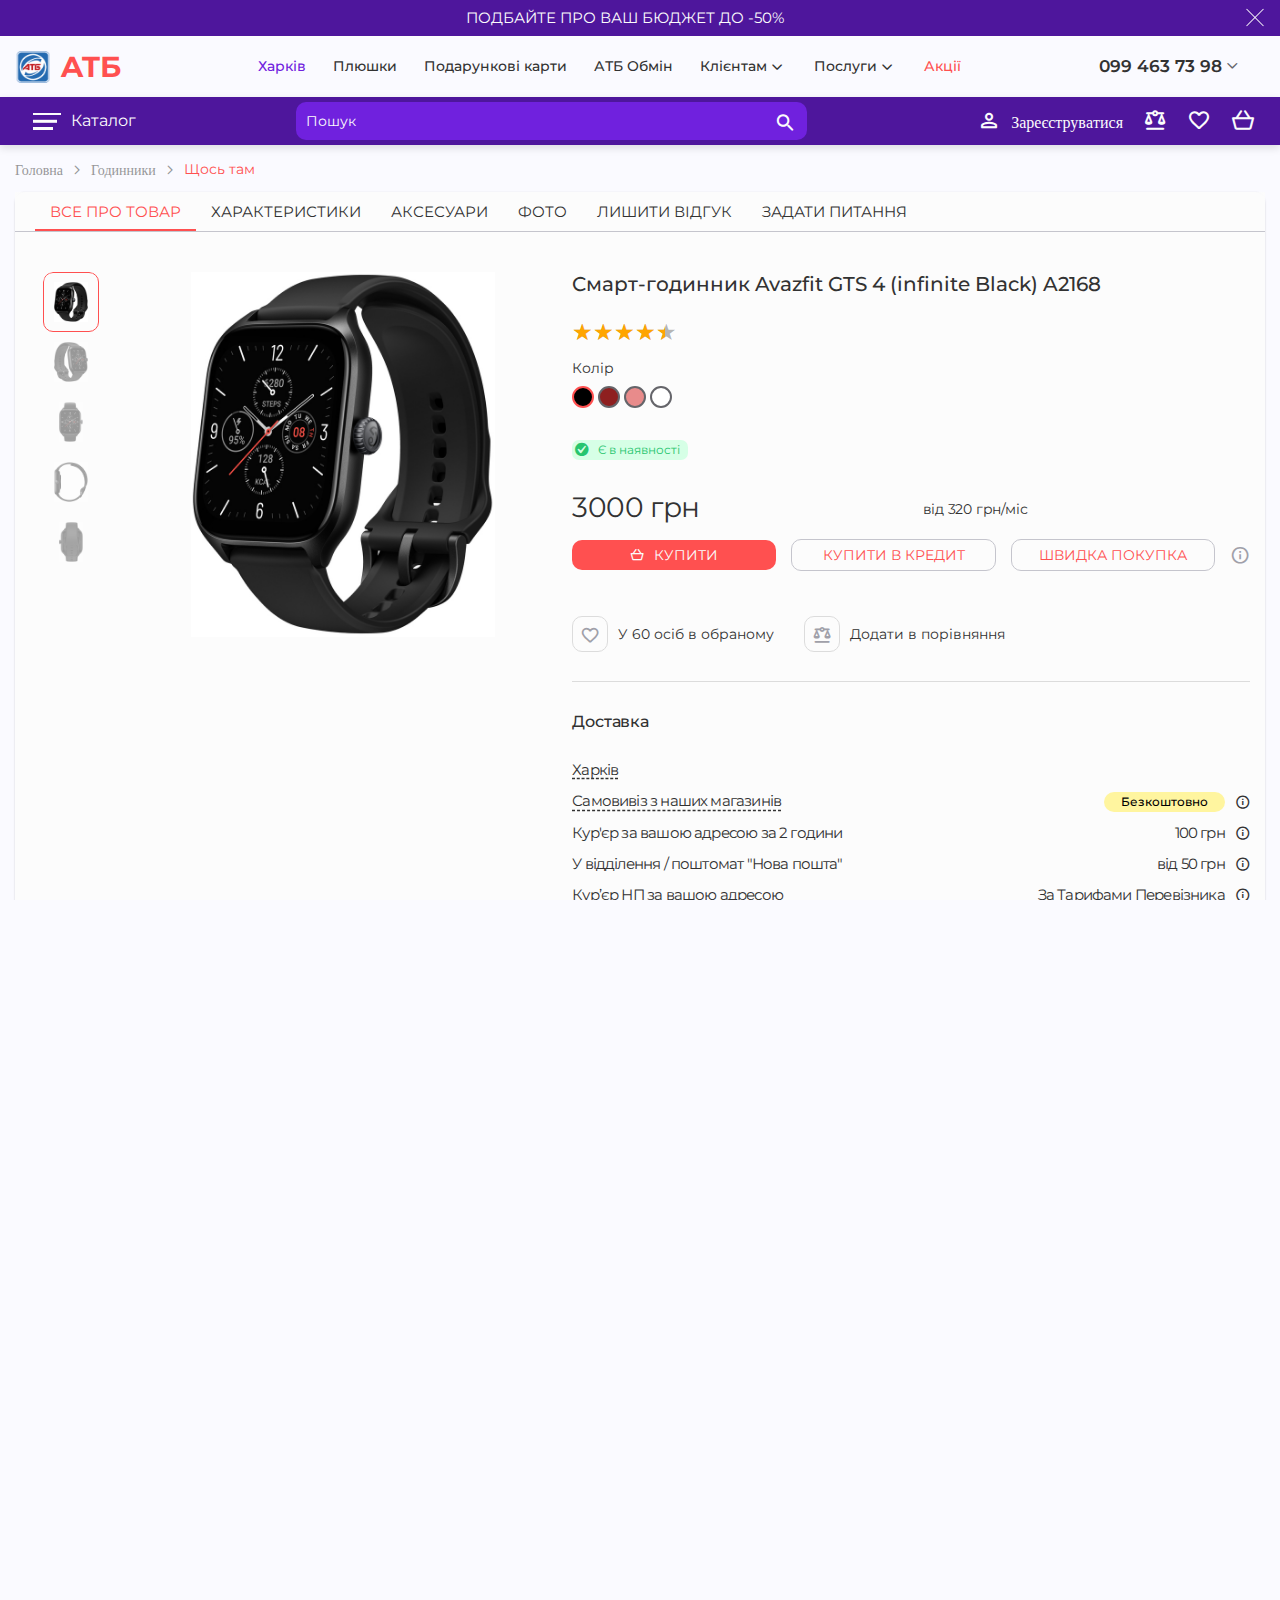
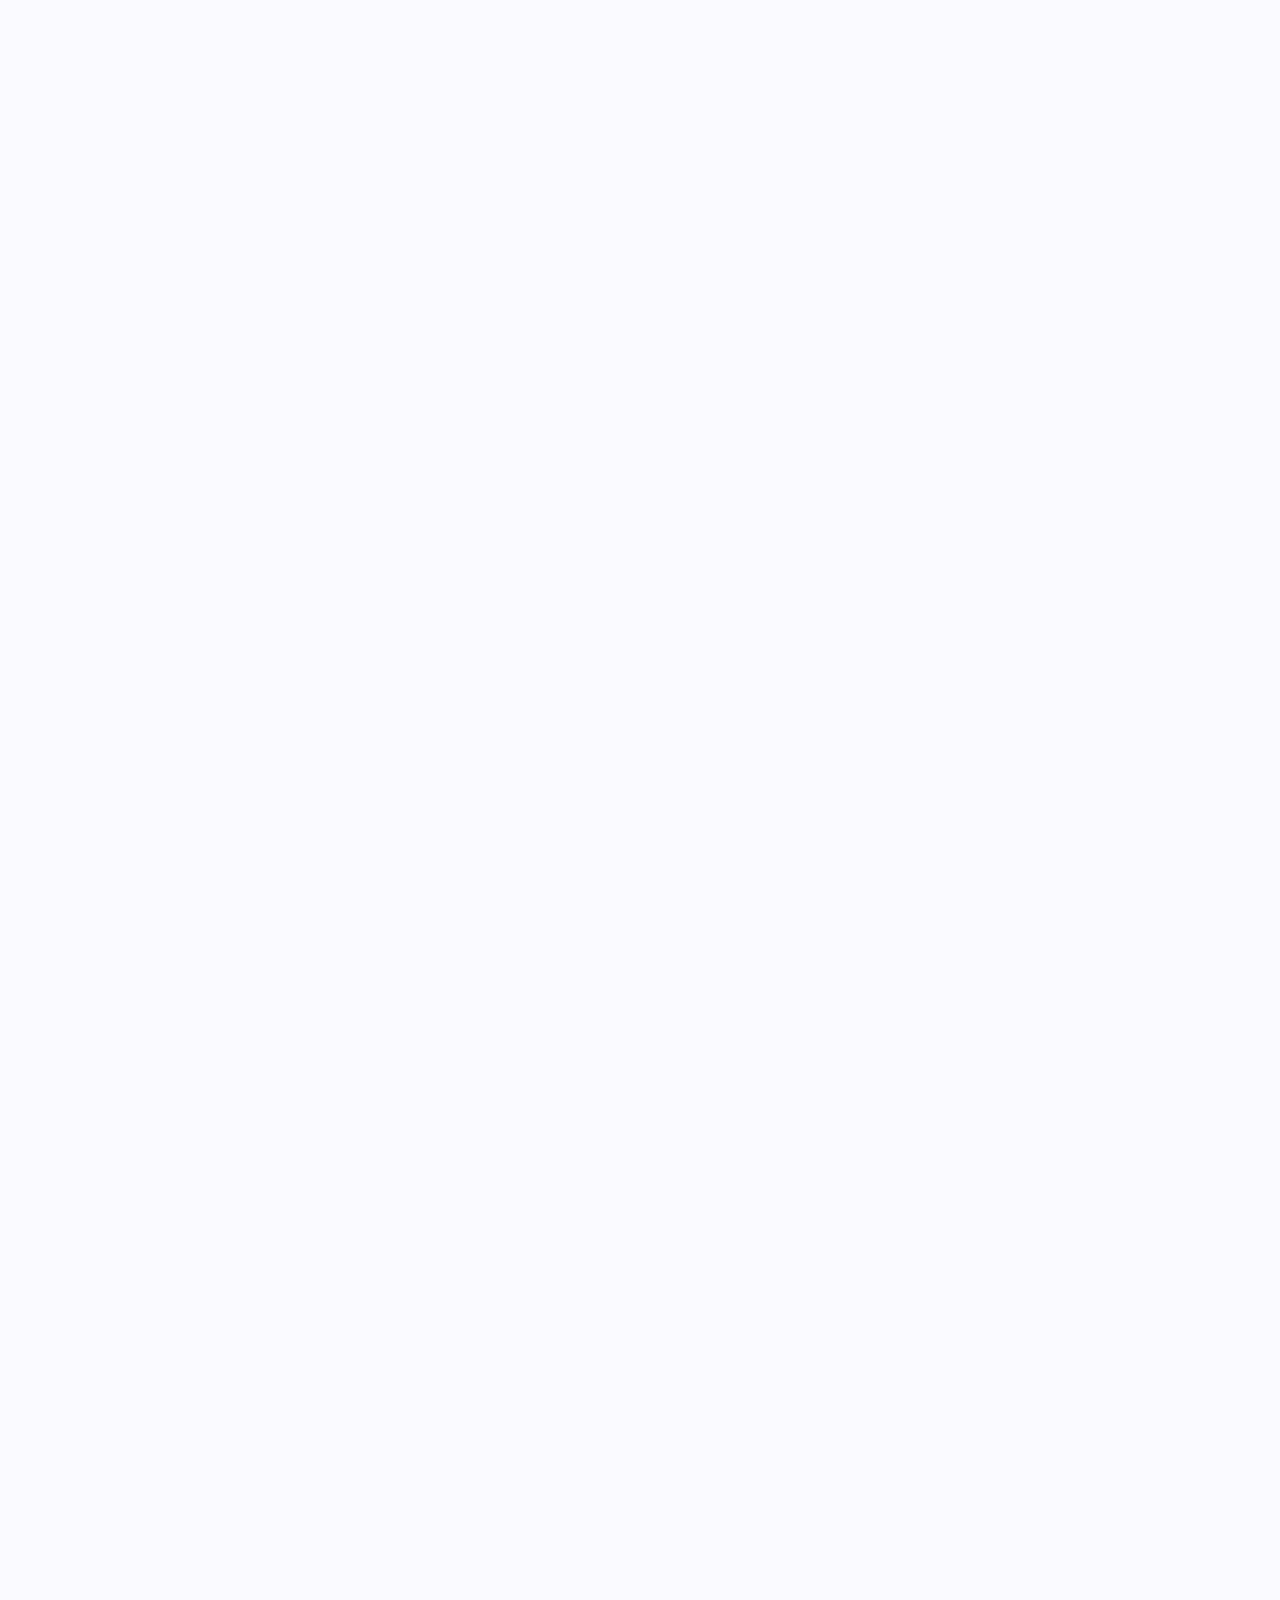
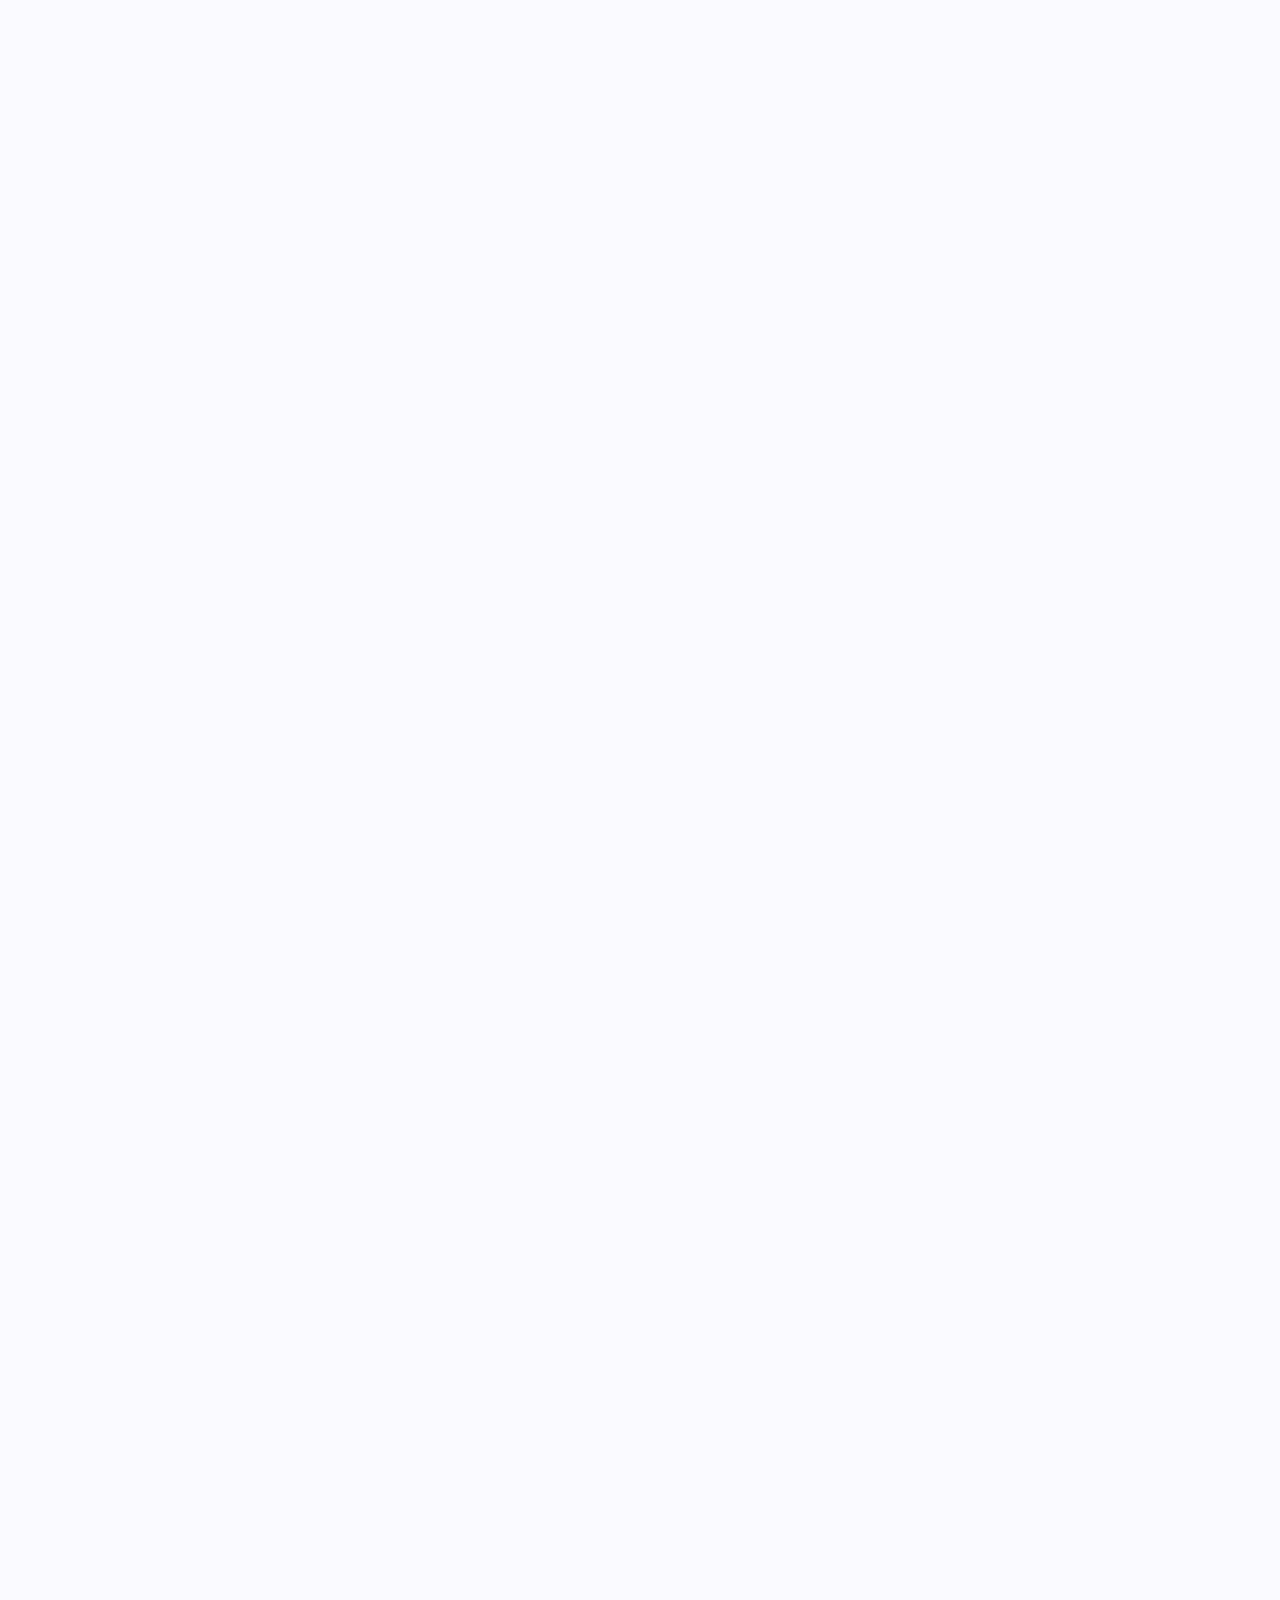
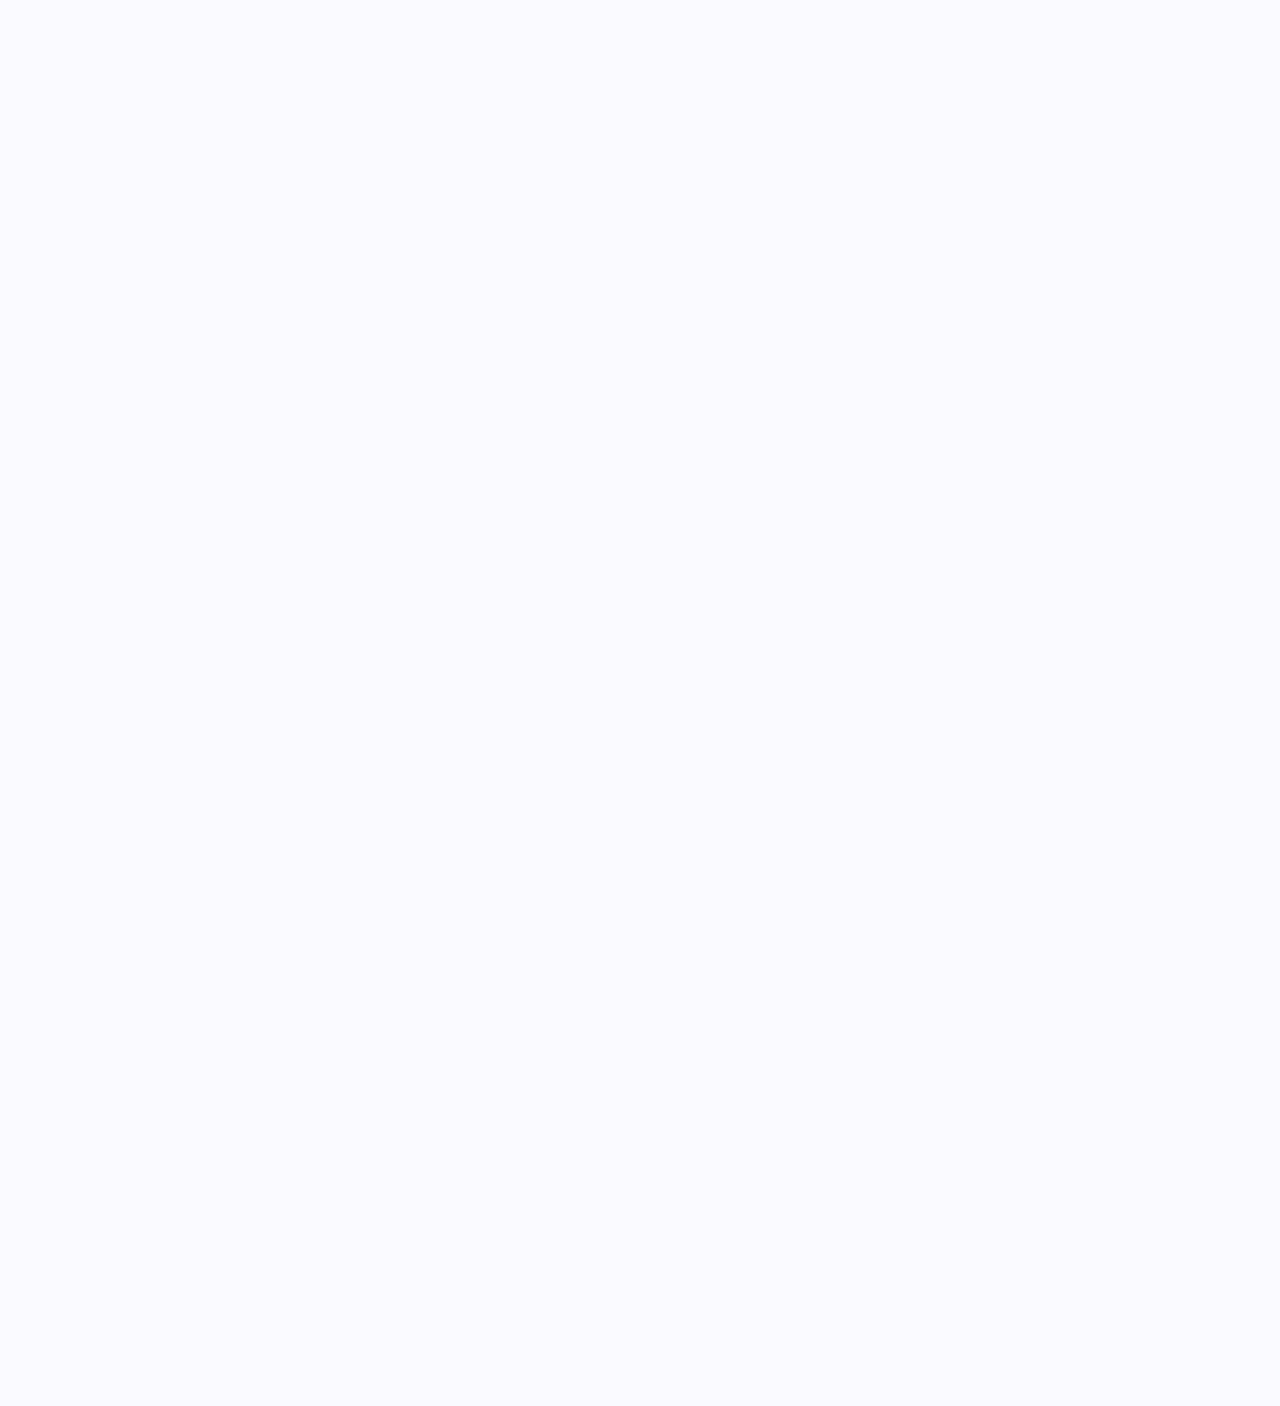
<file: product-slide.html>
<!DOCTYPE html>
<html lang="en">
	<head>
	<link rel="stylesheet" href="https://cdn.jsdelivr.net/npm/swiper@9/swiper-bundle.min.css" />
	<meta charset="UTF-8">
	<meta http-equiv="X-UA-Compatible" content="IE=edge">
	<meta name="viewport" content="width=device-width, initial-scale=1.0">
	<title>Avazfit GTS 4</title>
	<link rel="stylesheet" href="css/style.min.css">
</head>


	<body>
		<div class="wrapper">
			<header class="header">
	<div class="header__top-message top-message">
		<div class="top-message__container">
			<a href="" class="top-message__message">ПОДБАЙТЕ ПРО ВАШ БЮДЖЕТ ДО -50%</a>
			<div class="top-message__hide-ico">
			</div>
		</div>
	</div>
	<div class="header__middle middle-header">
		<div class='middle-header__container'>
			<a data-da=".bottom-header__flex-row, 767.97, 1" href="index.html" class="middle-header__logo">
				<img src="img/logo/logo.png" class="middle-header__icon">
				<div class="middle-header__title">ATБ</div>
			</a>
			<ul class="middle-header__list">
				<li class="middle-header__item">
					<a href="" class="middle-header__link middle-header__link_purple">Харків</a>
				</li>
				<li class="middle-header__item">
					<a href="" class="middle-header__link">Плюшки</a>
				</li>
				<li class="middle-header__item">
					<a href="" class="middle-header__link">Подарункові карти</a>
				</li>
				<li class="middle-header__item">
					<a href="" class="middle-header__link">АТБ Обмін</a>
				</li>
				<li class="middle-header__item spoller-middle-header">
					<a href="" class="middle-header__link">
						Клієнтам
					</a>
					<div class="_icon-ar-bot"></div>
					<ul class="spoller-middle-header__list">
						<li class="spoller-middle-header__item">
							<a href="" class="spoller-middle-header__link">Відеонагляди</a>
						</li>
						<li class="spoller-middle-header__item">
							<a href="" class="spoller-middle-header__link">Акції, розіграші, призи</a>
						</li>
						<li class="spoller-middle-header__item">
							<a href="" class="spoller-middle-header__link">Доставка</a>
						</li>
						<li class="spoller-middle-header__item">
							<a href="" class="spoller-middle-header__link">Оплата</a>
						</li>
						<li class="spoller-middle-header__item">
							<a href="" class="spoller-middle-header__link">Гарантійні умови</a>
						</li>
						<li class="spoller-middle-header__item">
							<a href="" class="spoller-middle-header__link">Інструкції та прошивки</a>
						</li>
					</ul>
				</li>
				<li class="middle-header__item spoller-middle-header">
					<a href="" class="middle-header__link">
						Послуги
					</a>
					<div class="_icon-ar-bot"></div>
					<ul class="spoller-middle-header__list">
						<li class="spoller-middle-header__item">
							<a href="" class="spoller-middle-header__link">АТБ Майстер</a>
						</li>
						<li class="spoller-middle-header__item">
							<a href="" class="spoller-middle-header__link">АТБ Кредити</a>
						</li>
						<li class="spoller-middle-header__item">
							<a href="" class="spoller-middle-header__link">Test Drive</a>
						</li>
						<li class="spoller-middle-header__item">
							<a href="" class="spoller-middle-header__link">АТБ Сервіс</a>
						</li>
						<li class="spoller-middle-header__item">
							<a href="" class="spoller-middle-header__link">Ґаджети з пробігом</a>
						</li>
					</ul>
				</li>
				<li class="middle-header__item">
					<a href="" class="middle-header__link middle-header__link_orange">Акції</a>
				</li>
			</ul>
			<div class="middle-header__phones phones-middle-header">
				<div class="phones-middle-header__phone">
					<a href="tel:0994637398" class="phones-middle-header__title">099 463 73 98</a>
					<div class="_icon-ar-bot"></div>
				</div>
				<div class="phones-middle-header__modal">
					<div class="phones-middle-header__phones">
						<div class="phones-middle-header__make-an-order">
							<div class="phones-middle-header__icon _icon-phone"></div>
							<div class="phones-middle-header__text">Оформити замовлення</div>
							<div class="phones-middle-header__time">9:00 - 20:00</div>
						</div>
						<div class="phones-middle-header__support-service">
							<div class="phones-middle-header__phone phone-middle-header">
								<div class="phones-middle-header__icon _icon-phone"></div>
								<a href="tel:0994637398" class="phone-middle-header__phone">099 463 73 98</a>
							</div>
							<div class="phones-middle-header__text">Служба підтримки</div>
							<div class="phones-middle-header__time">9:00 - 20:00</div>
						</div>
					</div>
					<div class="phones-middle-header__or">або</div>
					<div class="phones-middle-header__callback callback-header">
						<div class="callback-header__callback">Передзвонити мені</div>
						<input value="+380" class="callback-header__input">
						<div type="button" class="callback-header__button button">ЧЕКАЮ ДЗВІНКА</div>
					</div>
				</div>
			</div>
		</div>
	</div>
	<div class="header__bottom bottom-header">
		<div class='bottom-header__container'>
			<div class="bottom-header__flex-row">

				<div class='header__menu menu'>
					<button type='button' class='menu__icon icon-menu'><span></span></button>
					<nav class='menu__body body-menu'>
						<div class="body-menu__header">
							<a href="index.html" class="body-menu__logo">
								<img src="img/logo/logo.png" class="middle-header__icon">
								<div class="middle-header__title">ATБ</div>
							</a>
							<div class="body-menu__registration _icon-profile">
								<a href="" class="body-menu__variants-registration">Увійти</a>
								<a href="" class="body-menu__variants-registration">Реєстрація</a>
							</div>
						</div>
						<div data-spollers class="body-menu__main">
							<ul class="body-menu__list">
								<li class="body-menu__item">
									<a href="" class="body-menu__link">
										<div class="body-menu__icon _icon-home"></div>
										<div class="body-menu__title">Головна</div>
									</a>
								</li>
								<li class="body-menu__item">
									<a href="" class="body-menu__link">
										<div class="body-menu__icon _icon-catalog"></div>
										<div class="body-menu__title">Каталог</div>
									</a>
								</li>
								<li class="body-menu__item">
									<a href="" class="body-menu__link">
										<div class="body-menu__icon _icon-info"></div>
										<div class="body-menu__title">Послуги та сервіси</div>
									</a>
								</li>
								<li class="body-menu__item">
									<a href="" class="body-menu__link">
										<div class="body-menu__icon _icon-info"></div>
										<div class="body-menu__title">Акції</div>
									</a>
								</li>
								<li class="body-menu__item">
									<a href="" class="body-menu__link">
										<div class="body-menu__icon _icon-info "></div>
										<div class="body-menu__title">Плюшки</div>
									</a>
								</li>
								<li class="body-menu__item">
									<a href="" class="body-menu__link">
										<div class="body-menu__icon _icon-cashback"></div>
										<div class="body-menu__title">АТБ обмін</div>
									</a>
								</li>
							</ul>
							<ul class="body-menu__list">
								<li class="body-menu__item">
									<a href="" class="body-menu__link">
										<div class="body-menu__icon _icon-cart"></div>
										<div class="body-menu__title">Кошик</div>
									</a>
								</li>
								<li class="body-menu__item">
									<a href="tel:+380994637398" class="body-menu__link">
										<div class="body-menu__icon _icon-phone"></div>
										<div class="body-menu__title">099 463 73 98</div>
										<div class="body-menu__time">9:00 - 20:00</div>
									</a>
								</li>
								<li class="body-menu__item">
									<a href="" class="body-menu__link">
										<div class="body-menu__icon _icon-callback"></div>
										<div class="body-menu__title">Передзвонити мені</div>
									</a>
								</li>
							</ul>
							<ul class="body-menu__list">
								<li class="body-menu__item">
									<a href="" class="body-menu__link">
										<div class="body-menu__icon _icon-favourite"></div>
										<div class="body-menu__title">Обране</div>
									</a>
								</li>
								<li class="body-menu__item">
									<a href="" class="body-menu__link">
										<div class="body-menu__icon _icon-compare"></div>
										<div class="body-menu__title">Порівняння</div>
									</a>
								</li>
							</ul>
							<ul class="body-menu__list">
								<li class="body-menu__item">
									<a href="" class="body-menu__link">
										<div class="body-menu__icon _icon-locate"></div>
										<div class="body-menu__title">Місто</div>
									</a>
								</li>
								<li class="body-menu__item">
									<a href="" class="body-menu__link">
										<div class="body-menu__icon _icon-info"></div>
										<div class="body-menu__title">Допомога покупцю</div>
									</a>
								</li>
								<li class="body-menu__item">
									<a href="" class="body-menu__link">
										<div class="body-menu__icon _icon-about"></div>
										<div class="body-menu__title">Про команію</div>
									</a>
								</li>
							</ul>
						</div>
					</nav>
					<div class="menu__background"></div>
				</div>
				<div class="flex-row__actions"></div>
			</div>
			<div class="bottom-header__flex-second-row">
				<div class="bottom-header__catalog catalog-header">
					<div class="catalog-header__icon"><span></span></div>
					<div class="catalog-header__title">Каталог
					</div>
					<div data-tabs-container class="catalog-header__side-catalog side-catalog">
						<div data-tabs-titles class="side-catalog__items">
							<div class="side-catalog__label-disabled">
								<a href="" class="side-catalog__label">
									<div class="side-catalog__icon-label"><img src="img/catalog-icons/fire.svg" alt="">
									</div>
									<div class="side-catalog__text-label">Операція Ліквідація</div>
									<div class="side-catalog__new-label">
										<div class="side-catalog__icon-new-label">new</div>
									</div>
								</a>
							</div>
							<div data-tab="#sub-tab_1">
								<a href='' class="side-catalog__label">
									<div class="side-catalog__icon-label"><img src="img/catalog-icons/apple.svg" alt="">
									</div>
									<div class="side-catalog__text-label">Apple</div>
									<div class="side-catalog__new-label"></div>
									<div class="side-catalog__arrow-right _icon-ar-bot"></div>
								</a>
							</div>
							<div data-tab="#sub-tab_2">
								<a href='' class="side-catalog__label">
									<div class="side-catalog__icon-label"><img src="img/catalog-icons/headphones.svg" alt="">
									</div>
									<div class="side-catalog__text-label">Аудіо</div>
									<div class="side-catalog__new-label"></div>
									<div class="side-catalog__arrow-right _icon-ar-bot"></div>
								</a>
							</div>
							<div data-tab="#sub-tab_3">
								<a href='' class="side-catalog__label">
									<div class="side-catalog__icon-label"><img src="img/catalog-icons/laptop.svg" alt="">
									</div>
									<div class="side-catalog__text-label">Комп'ютери</div>
									<div class="side-catalog__new-label"></div>
									<div class="side-catalog__arrow-right _icon-ar-bot"></div>
								</a>
							</div>
							<div data-tab="#sub-tab_4">
								<a href='' class="side-catalog__label">
									<div class="side-catalog__icon-label"><img src="img/catalog-icons/gaming.svg" alt="">
									</div>
									<div class="side-catalog__text-label">Геймінг</div>
									<div class="side-catalog__new-label"></div>
									<div class="side-catalog__arrow-right _icon-ar-bot"></div>
								</a>
							</div>
							<div data-tab="#sub-tab_5">
								<a href='' class="side-catalog__label">
									<div class="side-catalog__icon-label"><img src="img/catalog-icons/monitor.svg" alt="">
									</div>
									<div class="side-catalog__text-label">Телевізори</div>
									<div class="side-catalog__new-label"></div>
									<div class="side-catalog__arrow-right _icon-ar-bot"></div>
								</a>
							</div>
							<div data-tab="#sub-tab_6">
								<a href='' class="side-catalog__label">
									<div class="side-catalog__icon-label"><img src="img/catalog-icons/technik.svg" alt="">
									</div>
									<div class="side-catalog__text-label">Побутова Техніка</div>
									<div class="side-catalog__new-label"></div>
									<div class="side-catalog__arrow-right _icon-ar-bot"></div>
								</a>
							</div>
							<div data-tab="#sub-tab_7">
								<a href='' class="side-catalog__label">
									<div class="side-catalog__icon-label"><img src="img/catalog-icons/accesories.svg" alt="">
									</div>
									<div class="side-catalog__text-label">Аксесуари</div>
									<div class="side-catalog__new-label"></div>
									<div class="side-catalog__arrow-right _icon-ar-bot"></div>
								</a>
							</div>
							<div data-tab="#sub-tab_8">
								<a href='' class="side-catalog__label">
									<div class="side-catalog__icon-label"><img src="img/catalog-icons/watch.svg" alt="">
									</div>
									<div class="side-catalog__text-label">Годинники</div>
									<div class="side-catalog__new-label"></div>
									<div class="side-catalog__arrow-right _icon-ar-bot"></div>
								</a>
							</div>
							<div data-tab="#sub-tab_9">
								<a href='' class="side-catalog__label">
									<div class="side-catalog__icon-label"><img src="img/catalog-icons/transport.svg" alt="">
									</div>
									<div class="side-catalog__text-label">Транспорт</div>
									<div class="side-catalog__new-label"></div>
									<div class="side-catalog__arrow-right _icon-ar-bot"></div>
								</a>
							</div>
						</div>
						<div data-tabs-body class="side-catalog__body">
							<div id="sub-tab_1" class="side-catalog__wrapper">
								<div class="side-catalog__content">
									<ul class="side-catalog__list">
										<a href="" class="side-catalog__title">Новинки Apple
										</a>
										<li class="side-catalog__item">
											<a href="" class="side-catalog__link">iPhone 14 Pro Max
											</a>
										</li>
										<li class="side-catalog__item">
											<a href="" class="side-catalog__link">iPhone 14 Pro
											</a>
										</li>
										<li class="side-catalog__item">
											<a href="" class="side-catalog__link">iPhone 14 Plus
											</a>
										</li>
										<li class="side-catalog__item">
											<a href="" class="side-catalog__link">iPhone 14
											</a>
										</li>
										<li class="side-catalog__item">
											<a href="" class="side-catalog__link">Airpods Pro 2
											</a>
										</li>
										<li class="side-catalog__item">
											<a href="" class="side-catalog__link">iPad 10
											</a>
										</li>
									</ul>
									<ul class="side-catalog__list">
										<a href="" class="side-catalog__title">Airpods</a>
										<li class="side-catalog__item">
											<a href="" class="side-catalog__link">Airpods 2
											</a>
										</li>
										<li class="side-catalog__item">
											<a href="" class="side-catalog__link">Airpods 3 Lightening
											</a>
										</li>
										<li class="side-catalog__item">
											<a href="" class="side-catalog__link">Airpods 3 MagSafe
											</a>
										</li>
										<li class="side-catalog__item">
											<a href="" class="side-catalog__link">Airpods Pro 2
											</a>
										</li>
										<li class="side-catalog__item">
											<a href="" class="side-catalog__link">Airpods Max
											</a>
										</li>
									</ul>
									<a href="" class="side-catalog__title">Дротові Apple EarPods</a>
									<ul class="side-catalog__list">
										<a href="" class="side-catalog__title">Новинки Apple
										</a>
										<li class="side-catalog__item">
											<a href="" class="side-catalog__link">iPhone 14 Pro Max
											</a>
										</li>
										<li class="side-catalog__item">
											<a href="" class="side-catalog__link">iPhone 14 Pro
											</a>
										</li>
										<li class="side-catalog__item">
											<a href="" class="side-catalog__link">iPhone 14 Plus
											</a>
										</li>
										<li class="side-catalog__item">
											<a href="" class="side-catalog__link">iPhone 14
											</a>
										</li>
										<li class="side-catalog__item">
											<a href="" class="side-catalog__link">Airpods Pro 2
											</a>
										</li>
										<li class="side-catalog__item">
											<a href="" class="side-catalog__link">iPad 10
											</a>
										</li>
									</ul>
									<ul class="side-catalog__list">
										<a href="" class="side-catalog__title">Airpods</a>
										<li class="side-catalog__item">
											<a href="" class="side-catalog__link">Airpods 2
											</a>
										</li>
										<li class="side-catalog__item">
											<a href="" class="side-catalog__link">Airpods 3 Lightening
											</a>
										</li>
										<li class="side-catalog__item">
											<a href="" class="side-catalog__link">Airpods 3 MagSafe
											</a>
										</li>
										<li class="side-catalog__item">
											<a href="" class="side-catalog__link">Airpods Pro 2
											</a>
										</li>
										<li class="side-catalog__item">
											<a href="" class="side-catalog__link">Airpods Max
											</a>
										</li>
									</ul>
									<a href="" class="side-catalog__title">Дротові Apple EarPods</a>
									<ul class="side-catalog__list">
										<a href="" class="side-catalog__title">Новинки Apple
										</a>
										<li class="side-catalog__item">
											<a href="" class="side-catalog__link">iPhone 14 Pro Max
											</a>
										</li>
										<li class="side-catalog__item">
											<a href="" class="side-catalog__link">iPhone 14 Pro
											</a>
										</li>
										<li class="side-catalog__item">
											<a href="" class="side-catalog__link">iPhone 14 Plus
											</a>
										</li>
										<li class="side-catalog__item">
											<a href="" class="side-catalog__link">iPhone 14
											</a>
										</li>
										<li class="side-catalog__item">
											<a href="" class="side-catalog__link">Airpods Pro 2
											</a>
										</li>
										<li class="side-catalog__item">
											<a href="" class="side-catalog__link">iPad 10
											</a>
										</li>
									</ul>
									<ul class="side-catalog__list">
										<a href="" class="side-catalog__title">Airpods</a>
										<li class="side-catalog__item">
											<a href="" class="side-catalog__link">Airpods 2
											</a>
										</li>
										<li class="side-catalog__item">
											<a href="" class="side-catalog__link">Airpods 3 Lightening
											</a>
										</li>
										<li class="side-catalog__item">
											<a href="" class="side-catalog__link">Airpods 3 MagSafe
											</a>
										</li>
										<li class="side-catalog__item">
											<a href="" class="side-catalog__link">Airpods Pro 2
											</a>
										</li>
										<li class="side-catalog__item">
											<a href="" class="side-catalog__link">Airpods Max
											</a>
										</li>
									</ul>
									<a href="" class="side-catalog__title">Дротові Apple EarPods</a>
									<a href="" class="side-catalog__title">Зарядні пристрої для Airpods</a>
									<a href="" class="side-catalog__title">Аксесуари для Airpodss</a>
								</div>
							</div>
							<div id="sub-tab_2" class="side-catalog__wrapper">
								<div class="side-catalog__content">
									<ul class="side-catalog__list">
										<a href="" class="side-catalog__title">Новинки Apple
										</a>
										<li class="side-catalog__item">
											<a href="" class="side-catalog__link">iPhone 14 Pro Max
											</a>
										</li>
										<li class="side-catalog__item">
											<a href="" class="side-catalog__link">iPhone 14 Pro
											</a>
										</li>
										<li class="side-catalog__item">
											<a href="" class="side-catalog__link">iPhone 14 Plus
											</a>
										</li>

										<li class="side-catalog__item">
											<a href="" class="side-catalog__link">Airpods Pro 2
											</a>
										</li>
										<li class="side-catalog__item">
											<a href="" class="side-catalog__link">iPad 10
											</a>
										</li>
									</ul>
									<ul class="side-catalog__list">
										<a href="" class="side-catalog__title">Airpods</a>
										<li class="side-catalog__item">
											<a href="" class="side-catalog__link">Airpods 2
											</a>
										</li>
										<li class="side-catalog__item">
											<a href="" class="side-catalog__link">Airpods 3 Lightening
											</a>
										</li>
										<li class="side-catalog__item">
											<a href="" class="side-catalog__link">Airpods 3 MagSafe
											</a>
										</li>

										<li class="side-catalog__item">
											<a href="" class="side-catalog__link">Airpods Max
											</a>
										</li>
									</ul>
									<a href="" class="side-catalog__title">Дротові Apple EarPods</a>
									<ul class="side-catalog__list">
										<a href="" class="side-catalog__title">Новинки Apple
										</a>
										<li class="side-catalog__item">
											<a href="" class="side-catalog__link">iPhone 14 Pro Max
											</a>
										</li>
										<li class="side-catalog__item">
											<a href="" class="side-catalog__link">iPhone 14 Pro
											</a>
										</li>
										<li class="side-catalog__item">
											<a href="" class="side-catalog__link">iPhone 14 Plus
											</a>
										</li>
										<li class="side-catalog__item">
											<a href="" class="side-catalog__link">iPhone 14
											</a>
										</li>
										<li class="side-catalog__item">
											<a href="" class="side-catalog__link">Airpods Pro 2
											</a>
										</li>
										<li class="side-catalog__item">
											<a href="" class="side-catalog__link">iPad 10
											</a>
										</li>
									</ul>
									<ul class="side-catalog__list">
										<a href="" class="side-catalog__title">Airpods</a>
										<li class="side-catalog__item">
											<a href="" class="side-catalog__link">Airpods 2
											</a>
										</li>
										<li class="side-catalog__item">
											<a href="" class="side-catalog__link">Airpods 3 Lightening
											</a>
										</li>
										<li class="side-catalog__item">
											<a href="" class="side-catalog__link">Airpods 3 MagSafe
											</a>
										</li>
										<li class="side-catalog__item">
											<a href="" class="side-catalog__link">Airpods Pro 2
											</a>
										</li>
										<li class="side-catalog__item">
											<a href="" class="side-catalog__link">Airpods Max
											</a>
										</li>
									</ul>
									<a href="" class="side-catalog__title">Дротові Apple EarPods</a>
									<ul class="side-catalog__list">
										<a href="" class="side-catalog__title">Новинки Apple
										</a>
										<li class="side-catalog__item">
											<a href="" class="side-catalog__link">iPhone 14 Pro Max
											</a>
										</li>
										<li class="side-catalog__item">
											<a href="" class="side-catalog__link">iPhone 14 Pro
											</a>
										</li>
										<li class="side-catalog__item">
											<a href="" class="side-catalog__link">iPhone 14 Plus
											</a>
										</li>
										<li class="side-catalog__item">
											<a href="" class="side-catalog__link">iPhone 14
											</a>
										</li>
										<li class="side-catalog__item">
											<a href="" class="side-catalog__link">Airpods Pro 2
											</a>
										</li>
										<li class="side-catalog__item">
											<a href="" class="side-catalog__link">iPad 10
											</a>
										</li>
									</ul>
									<ul class="side-catalog__list">
										<a href="" class="side-catalog__title">Airpods</a>
										<li class="side-catalog__item">
											<a href="" class="side-catalog__link">Airpods 2
											</a>
										</li>

										<li class="side-catalog__item">
											<a href="" class="side-catalog__link">Airpods 3 MagSafe
											</a>
										</li>
										<li class="side-catalog__item">
											<a href="" class="side-catalog__link">Airpods Pro 2
											</a>
										</li>
										<li class="side-catalog__item">
											<a href="" class="side-catalog__link">Airpods Max
											</a>
										</li>
									</ul>
									<a href="" class="side-catalog__title">Дротові Apple EarPods</a>
									<a href="" class="side-catalog__title">Зарядні пристрої для Airpods</a>
									<a href="" class="side-catalog__title">Аксесуари для Airpodss</a>
								</div>
							</div>
							<div id="sub-tab_3" class="side-catalog__wrapper">
								<div class="side-catalog__content">
									<ul class="side-catalog__list">
										<a href="" class="side-catalog__title">Новинки Apple
										</a>
										<li class="side-catalog__item">
											<a href="" class="side-catalog__link">iPhone 14 Pro Max
											</a>
										</li>
										<li class="side-catalog__item">
											<a href="" class="side-catalog__link">iPhone 14 Pro
											</a>
										</li>
										<li class="side-catalog__item">
											<a href="" class="side-catalog__link">iPhone 14 Plus
											</a>
										</li>
										<li class="side-catalog__item">
											<a href="" class="side-catalog__link">iPhone 14
											</a>
										</li>
										<li class="side-catalog__item">
											<a href="" class="side-catalog__link">Airpods Pro 2
											</a>
										</li>
										<li class="side-catalog__item">
											<a href="" class="side-catalog__link">iPad 10
											</a>
										</li>
									</ul>
									<ul class="side-catalog__list">
										<a href="" class="side-catalog__title">Airpods</a>
										<li class="side-catalog__item">
											<a href="" class="side-catalog__link">Airpods 2
											</a>
										</li>
										<li class="side-catalog__item">
											<a href="" class="side-catalog__link">Airpods 3 Lightening
											</a>
										</li>
										<li class="side-catalog__item">
											<a href="" class="side-catalog__link">Airpods 3 MagSafe
											</a>
										</li>
										<li class="side-catalog__item">
											<a href="" class="side-catalog__link">Airpods Pro 2
											</a>
										</li>
										<li class="side-catalog__item">
											<a href="" class="side-catalog__link">Airpods Max
											</a>
										</li>
									</ul>
									<a href="" class="side-catalog__title">Дротові Apple EarPods</a>
									<ul class="side-catalog__list">
										<a href="" class="side-catalog__title">Новинки Apple
										</a>
										<li class="side-catalog__item">
											<a href="" class="side-catalog__link">iPhone 14 Pro Max
											</a>
										</li>
										<li class="side-catalog__item">
											<a href="" class="side-catalog__link">iPhone 14 Pro
											</a>
										</li>
										<li class="side-catalog__item">
											<a href="" class="side-catalog__link">iPhone 14 Plus
											</a>
										</li>
										<li class="side-catalog__item">
											<a href="" class="side-catalog__link">iPhone 14
											</a>
										</li>
										<li class="side-catalog__item">
											<a href="" class="side-catalog__link">Airpods Pro 2
											</a>
										</li>
										<li class="side-catalog__item">
											<a href="" class="side-catalog__link">iPad 10
											</a>
										</li>
									</ul>
									<ul class="side-catalog__list">
										<a href="" class="side-catalog__title">Airpods</a>
										<li class="side-catalog__item">
											<a href="" class="side-catalog__link">Airpods 2
											</a>
										</li>
										<li class="side-catalog__item">
											<a href="" class="side-catalog__link">Airpods 3 Lightening
											</a>
										</li>
										<li class="side-catalog__item">
											<a href="" class="side-catalog__link">Airpods 3 MagSafe
											</a>
										</li>
										<li class="side-catalog__item">
											<a href="" class="side-catalog__link">Airpods Pro 2
											</a>
										</li>
										<li class="side-catalog__item">
											<a href="" class="side-catalog__link">Airpods Max
											</a>
										</li>
									</ul>
									<a href="" class="side-catalog__title">Дротові Apple EarPods</a>
									<ul class="side-catalog__list">
										<a href="" class="side-catalog__title">Новинки Apple
										</a>
										<li class="side-catalog__item">
											<a href="" class="side-catalog__link">iPhone 14 Pro Max
											</a>
										</li>
										<li class="side-catalog__item">
											<a href="" class="side-catalog__link">iPhone 14 Pro
											</a>
										</li>
										<li class="side-catalog__item">
											<a href="" class="side-catalog__link">iPhone 14 Plus
											</a>
										</li>
										<li class="side-catalog__item">
											<a href="" class="side-catalog__link">iPhone 14
											</a>
										</li>
										<li class="side-catalog__item">
											<a href="" class="side-catalog__link">Airpods Pro 2
											</a>
										</li>
										<li class="side-catalog__item">
											<a href="" class="side-catalog__link">iPad 10
											</a>
										</li>
									</ul>
									<ul class="side-catalog__list">
										<a href="" class="side-catalog__title">Airpods</a>
										<li class="side-catalog__item">
											<a href="" class="side-catalog__link">Airpods 2
											</a>
										</li>
										<li class="side-catalog__item">
											<a href="" class="side-catalog__link">Airpods 3 Lightening
											</a>
										</li>
										<li class="side-catalog__item">
											<a href="" class="side-catalog__link">Airpods 3 MagSafe
											</a>
										</li>
										<li class="side-catalog__item">
											<a href="" class="side-catalog__link">Airpods Pro 2
											</a>
										</li>
										<li class="side-catalog__item">
											<a href="" class="side-catalog__link">Airpods Max
											</a>
										</li>
									</ul>
									<a href="" class="side-catalog__title">Дротові Apple EarPods</a>
									<a href="" class="side-catalog__title">Зарядні пристрої для Airpods</a>
									<a href="" class="side-catalog__title">Аксесуари для Airpodss</a>
								</div>
							</div>
							<div id="sub-tab_4" class="side-catalog__wrapper">
								<div class="side-catalog__content">
									<ul class="side-catalog__list">
										<a href="" class="side-catalog__title">Новинки Apple
										</a>
										<li class="side-catalog__item">
											<a href="" class="side-catalog__link">iPhone 14 Pro Max
											</a>
										</li>
										<li class="side-catalog__item">
											<a href="" class="side-catalog__link">iPhone 14 Pro
											</a>
										</li>
										<li class="side-catalog__item">
											<a href="" class="side-catalog__link">iPhone 14 Plus
											</a>
										</li>

										<li class="side-catalog__item">
											<a href="" class="side-catalog__link">Airpods Pro 2
											</a>
										</li>
										<li class="side-catalog__item">
											<a href="" class="side-catalog__link">iPad 10
											</a>
										</li>
									</ul>
									<ul class="side-catalog__list">
										<a href="" class="side-catalog__title">Airpods</a>
										<li class="side-catalog__item">
											<a href="" class="side-catalog__link">Airpods 2
											</a>
										</li>
										<li class="side-catalog__item">
											<a href="" class="side-catalog__link">Airpods 3 Lightening
											</a>
										</li>
										<li class="side-catalog__item">
											<a href="" class="side-catalog__link">Airpods 3 MagSafe
											</a>
										</li>

										<li class="side-catalog__item">
											<a href="" class="side-catalog__link">Airpods Max
											</a>
										</li>
									</ul>
									<a href="" class="side-catalog__title">Дротові Apple EarPods</a>
									<ul class="side-catalog__list">
										<a href="" class="side-catalog__title">Новинки Apple
										</a>
										<li class="side-catalog__item">
											<a href="" class="side-catalog__link">iPhone 14 Pro Max
											</a>
										</li>
										<li class="side-catalog__item">
											<a href="" class="side-catalog__link">iPhone 14 Pro
											</a>
										</li>
										<li class="side-catalog__item">
											<a href="" class="side-catalog__link">iPhone 14 Plus
											</a>
										</li>
										<li class="side-catalog__item">
											<a href="" class="side-catalog__link">iPhone 14
											</a>
										</li>
										<li class="side-catalog__item">
											<a href="" class="side-catalog__link">Airpods Pro 2
											</a>
										</li>
										<li class="side-catalog__item">
											<a href="" class="side-catalog__link">iPad 10
											</a>
										</li>
									</ul>
									<ul class="side-catalog__list">
										<a href="" class="side-catalog__title">Airpods</a>
										<li class="side-catalog__item">
											<a href="" class="side-catalog__link">Airpods 2
											</a>
										</li>
										<li class="side-catalog__item">
											<a href="" class="side-catalog__link">Airpods 3 Lightening
											</a>
										</li>
										<li class="side-catalog__item">
											<a href="" class="side-catalog__link">Airpods 3 MagSafe
											</a>
										</li>
										<li class="side-catalog__item">
											<a href="" class="side-catalog__link">Airpods Pro 2
											</a>
										</li>
										<li class="side-catalog__item">
											<a href="" class="side-catalog__link">Airpods Max
											</a>
										</li>
									</ul>
									<a href="" class="side-catalog__title">Дротові Apple EarPods</a>
									<ul class="side-catalog__list">
										<a href="" class="side-catalog__title">Новинки Apple
										</a>
										<li class="side-catalog__item">
											<a href="" class="side-catalog__link">iPhone 14 Pro Max
											</a>
										</li>
										<li class="side-catalog__item">
											<a href="" class="side-catalog__link">iPhone 14 Pro
											</a>
										</li>
										<li class="side-catalog__item">
											<a href="" class="side-catalog__link">iPhone 14 Plus
											</a>
										</li>
										<li class="side-catalog__item">
											<a href="" class="side-catalog__link">iPhone 14
											</a>
										</li>
										<li class="side-catalog__item">
											<a href="" class="side-catalog__link">Airpods Pro 2
											</a>
										</li>
										<li class="side-catalog__item">
											<a href="" class="side-catalog__link">iPad 10
											</a>
										</li>
									</ul>
									<ul class="side-catalog__list">
										<a href="" class="side-catalog__title">Airpods</a>
										<li class="side-catalog__item">
											<a href="" class="side-catalog__link">Airpods 2
											</a>
										</li>

										<li class="side-catalog__item">
											<a href="" class="side-catalog__link">Airpods 3 MagSafe
											</a>
										</li>
										<li class="side-catalog__item">
											<a href="" class="side-catalog__link">Airpods Pro 2
											</a>
										</li>
										<li class="side-catalog__item">
											<a href="" class="side-catalog__link">Airpods Max
											</a>
										</li>
									</ul>
									<a href="" class="side-catalog__title">Дротові Apple EarPods</a>
									<a href="" class="side-catalog__title">Зарядні пристрої для Airpods</a>
									<a href="" class="side-catalog__title">Аксесуари для Airpodss</a>
								</div>
							</div>
							<div id="sub-tab_5" class="side-catalog__wrapper">
								<div class="side-catalog__content">
									<ul class="side-catalog__list">
										<a href="" class="side-catalog__title">Новинки Apple
										</a>
										<li class="side-catalog__item">
											<a href="" class="side-catalog__link">iPhone 14 Pro Max
											</a>
										</li>
										<li class="side-catalog__item">
											<a href="" class="side-catalog__link">iPhone 14 Pro
											</a>
										</li>
										<li class="side-catalog__item">
											<a href="" class="side-catalog__link">iPhone 14 Plus
											</a>
										</li>
										<li class="side-catalog__item">
											<a href="" class="side-catalog__link">iPhone 14
											</a>
										</li>
										<li class="side-catalog__item">
											<a href="" class="side-catalog__link">Airpods Pro 2
											</a>
										</li>
										<li class="side-catalog__item">
											<a href="" class="side-catalog__link">iPad 10
											</a>
										</li>
									</ul>
									<ul class="side-catalog__list">
										<a href="" class="side-catalog__title">Airpods</a>
										<li class="side-catalog__item">
											<a href="" class="side-catalog__link">Airpods 2
											</a>
										</li>
										<li class="side-catalog__item">
											<a href="" class="side-catalog__link">Airpods 3 Lightening
											</a>
										</li>
										<li class="side-catalog__item">
											<a href="" class="side-catalog__link">Airpods 3 MagSafe
											</a>
										</li>
										<li class="side-catalog__item">
											<a href="" class="side-catalog__link">Airpods Pro 2
											</a>
										</li>
										<li class="side-catalog__item">
											<a href="" class="side-catalog__link">Airpods Max
											</a>
										</li>
									</ul>
									<a href="" class="side-catalog__title">Дротові Apple EarPods</a>
									<ul class="side-catalog__list">
										<a href="" class="side-catalog__title">Новинки Apple
										</a>
										<li class="side-catalog__item">
											<a href="" class="side-catalog__link">iPhone 14 Pro Max
											</a>
										</li>
										<li class="side-catalog__item">
											<a href="" class="side-catalog__link">iPhone 14 Pro
											</a>
										</li>
										<li class="side-catalog__item">
											<a href="" class="side-catalog__link">iPhone 14 Plus
											</a>
										</li>
										<li class="side-catalog__item">
											<a href="" class="side-catalog__link">iPhone 14
											</a>
										</li>
										<li class="side-catalog__item">
											<a href="" class="side-catalog__link">Airpods Pro 2
											</a>
										</li>
										<li class="side-catalog__item">
											<a href="" class="side-catalog__link">iPad 10
											</a>
										</li>
									</ul>
									<ul class="side-catalog__list">
										<a href="" class="side-catalog__title">Airpods</a>
										<li class="side-catalog__item">
											<a href="" class="side-catalog__link">Airpods 2
											</a>
										</li>
										<li class="side-catalog__item">
											<a href="" class="side-catalog__link">Airpods 3 Lightening
											</a>
										</li>
										<li class="side-catalog__item">
											<a href="" class="side-catalog__link">Airpods 3 MagSafe
											</a>
										</li>
										<li class="side-catalog__item">
											<a href="" class="side-catalog__link">Airpods Pro 2
											</a>
										</li>
										<li class="side-catalog__item">
											<a href="" class="side-catalog__link">Airpods Max
											</a>
										</li>
									</ul>
									<a href="" class="side-catalog__title">Дротові Apple EarPods</a>
									<ul class="side-catalog__list">
										<a href="" class="side-catalog__title">Новинки Apple
										</a>
										<li class="side-catalog__item">
											<a href="" class="side-catalog__link">iPhone 14 Pro Max
											</a>
										</li>
										<li class="side-catalog__item">
											<a href="" class="side-catalog__link">iPhone 14 Pro
											</a>
										</li>
										<li class="side-catalog__item">
											<a href="" class="side-catalog__link">iPhone 14 Plus
											</a>
										</li>
										<li class="side-catalog__item">
											<a href="" class="side-catalog__link">iPhone 14
											</a>
										</li>
										<li class="side-catalog__item">
											<a href="" class="side-catalog__link">Airpods Pro 2
											</a>
										</li>
										<li class="side-catalog__item">
											<a href="" class="side-catalog__link">iPad 10
											</a>
										</li>
									</ul>
									<ul class="side-catalog__list">
										<a href="" class="side-catalog__title">Airpods</a>
										<li class="side-catalog__item">
											<a href="" class="side-catalog__link">Airpods 2
											</a>
										</li>
										<li class="side-catalog__item">
											<a href="" class="side-catalog__link">Airpods 3 Lightening
											</a>
										</li>
										<li class="side-catalog__item">
											<a href="" class="side-catalog__link">Airpods 3 MagSafe
											</a>
										</li>
										<li class="side-catalog__item">
											<a href="" class="side-catalog__link">Airpods Pro 2
											</a>
										</li>
										<li class="side-catalog__item">
											<a href="" class="side-catalog__link">Airpods Max
											</a>
										</li>
									</ul>
									<a href="" class="side-catalog__title">Дротові Apple EarPods</a>
									<a href="" class="side-catalog__title">Зарядні пристрої для Airpods</a>
									<a href="" class="side-catalog__title">Аксесуари для Airpodss</a>
								</div>
							</div>
							<div id="sub-tab_6" class="side-catalog__wrapper">
								<div class="side-catalog__content">
									<ul class="side-catalog__list">
										<a href="" class="side-catalog__title">Новинки Apple
										</a>
										<li class="side-catalog__item">
											<a href="" class="side-catalog__link">iPhone 14 Pro Max
											</a>
										</li>
										<li class="side-catalog__item">
											<a href="" class="side-catalog__link">iPhone 14 Pro
											</a>
										</li>
										<li class="side-catalog__item">
											<a href="" class="side-catalog__link">iPhone 14 Plus
											</a>
										</li>

										<li class="side-catalog__item">
											<a href="" class="side-catalog__link">Airpods Pro 2
											</a>
										</li>
										<li class="side-catalog__item">
											<a href="" class="side-catalog__link">iPad 10
											</a>
										</li>
									</ul>
									<ul class="side-catalog__list">
										<a href="" class="side-catalog__title">Airpods</a>
										<li class="side-catalog__item">
											<a href="" class="side-catalog__link">Airpods 2
											</a>
										</li>
										<li class="side-catalog__item">
											<a href="" class="side-catalog__link">Airpods 3 Lightening
											</a>
										</li>
										<li class="side-catalog__item">
											<a href="" class="side-catalog__link">Airpods 3 MagSafe
											</a>
										</li>

										<li class="side-catalog__item">
											<a href="" class="side-catalog__link">Airpods Max
											</a>
										</li>
									</ul>
									<a href="" class="side-catalog__title">Дротові Apple EarPods</a>
									<ul class="side-catalog__list">
										<a href="" class="side-catalog__title">Новинки Apple
										</a>
										<li class="side-catalog__item">
											<a href="" class="side-catalog__link">iPhone 14 Pro Max
											</a>
										</li>
										<li class="side-catalog__item">
											<a href="" class="side-catalog__link">iPhone 14 Pro
											</a>
										</li>
										<li class="side-catalog__item">
											<a href="" class="side-catalog__link">iPhone 14 Plus
											</a>
										</li>
										<li class="side-catalog__item">
											<a href="" class="side-catalog__link">iPhone 14
											</a>
										</li>
										<li class="side-catalog__item">
											<a href="" class="side-catalog__link">Airpods Pro 2
											</a>
										</li>
										<li class="side-catalog__item">
											<a href="" class="side-catalog__link">iPad 10
											</a>
										</li>
									</ul>
									<ul class="side-catalog__list">
										<a href="" class="side-catalog__title">Airpods</a>
										<li class="side-catalog__item">
											<a href="" class="side-catalog__link">Airpods 2
											</a>
										</li>
										<li class="side-catalog__item">
											<a href="" class="side-catalog__link">Airpods 3 Lightening
											</a>
										</li>
										<li class="side-catalog__item">
											<a href="" class="side-catalog__link">Airpods 3 MagSafe
											</a>
										</li>
										<li class="side-catalog__item">
											<a href="" class="side-catalog__link">Airpods Pro 2
											</a>
										</li>
										<li class="side-catalog__item">
											<a href="" class="side-catalog__link">Airpods Max
											</a>
										</li>
									</ul>
									<a href="" class="side-catalog__title">Дротові Apple EarPods</a>
									<ul class="side-catalog__list">
										<a href="" class="side-catalog__title">Новинки Apple
										</a>
										<li class="side-catalog__item">
											<a href="" class="side-catalog__link">iPhone 14 Pro Max
											</a>
										</li>
										<li class="side-catalog__item">
											<a href="" class="side-catalog__link">iPhone 14 Pro
											</a>
										</li>
										<li class="side-catalog__item">
											<a href="" class="side-catalog__link">iPhone 14 Plus
											</a>
										</li>
										<li class="side-catalog__item">
											<a href="" class="side-catalog__link">iPhone 14
											</a>
										</li>
										<li class="side-catalog__item">
											<a href="" class="side-catalog__link">Airpods Pro 2
											</a>
										</li>
										<li class="side-catalog__item">
											<a href="" class="side-catalog__link">iPad 10
											</a>
										</li>
									</ul>
									<ul class="side-catalog__list">
										<a href="" class="side-catalog__title">Airpods</a>
										<li class="side-catalog__item">
											<a href="" class="side-catalog__link">Airpods 2
											</a>
										</li>

										<li class="side-catalog__item">
											<a href="" class="side-catalog__link">Airpods 3 MagSafe
											</a>
										</li>
										<li class="side-catalog__item">
											<a href="" class="side-catalog__link">Airpods Pro 2
											</a>
										</li>
										<li class="side-catalog__item">
											<a href="" class="side-catalog__link">Airpods Max
											</a>
										</li>
									</ul>
									<a href="" class="side-catalog__title">Дротові Apple EarPods</a>
									<a href="" class="side-catalog__title">Зарядні пристрої для Airpods</a>
									<a href="" class="side-catalog__title">Аксесуари для Airpodss</a>
								</div>
							</div>
							<div id="sub-tab_7" class="side-catalog__wrapper">
								<div class="side-catalog__content">
									<ul class="side-catalog__list">
										<a href="" class="side-catalog__title">Новинки Apple
										</a>
										<li class="side-catalog__item">
											<a href="" class="side-catalog__link">iPhone 14 Pro Max
											</a>
										</li>
										<li class="side-catalog__item">
											<a href="" class="side-catalog__link">iPhone 14 Pro
											</a>
										</li>
										<li class="side-catalog__item">
											<a href="" class="side-catalog__link">iPhone 14 Plus
											</a>
										</li>
										<li class="side-catalog__item">
											<a href="" class="side-catalog__link">iPhone 14
											</a>
										</li>
										<li class="side-catalog__item">
											<a href="" class="side-catalog__link">Airpods Pro 2
											</a>
										</li>
										<li class="side-catalog__item">
											<a href="" class="side-catalog__link">iPad 10
											</a>
										</li>
									</ul>
									<ul class="side-catalog__list">
										<a href="" class="side-catalog__title">Airpods</a>
										<li class="side-catalog__item">
											<a href="" class="side-catalog__link">Airpods 2
											</a>
										</li>
										<li class="side-catalog__item">
											<a href="" class="side-catalog__link">Airpods 3 Lightening
											</a>
										</li>
										<li class="side-catalog__item">
											<a href="" class="side-catalog__link">Airpods 3 MagSafe
											</a>
										</li>
										<li class="side-catalog__item">
											<a href="" class="side-catalog__link">Airpods Pro 2
											</a>
										</li>
										<li class="side-catalog__item">
											<a href="" class="side-catalog__link">Airpods Max
											</a>
										</li>
									</ul>
									<a href="" class="side-catalog__title">Дротові Apple EarPods</a>
									<ul class="side-catalog__list">
										<a href="" class="side-catalog__title">Новинки Apple
										</a>
										<li class="side-catalog__item">
											<a href="" class="side-catalog__link">iPhone 14 Pro Max
											</a>
										</li>
										<li class="side-catalog__item">
											<a href="" class="side-catalog__link">iPhone 14 Pro
											</a>
										</li>
										<li class="side-catalog__item">
											<a href="" class="side-catalog__link">iPhone 14 Plus
											</a>
										</li>
										<li class="side-catalog__item">
											<a href="" class="side-catalog__link">iPhone 14
											</a>
										</li>
										<li class="side-catalog__item">
											<a href="" class="side-catalog__link">Airpods Pro 2
											</a>
										</li>
										<li class="side-catalog__item">
											<a href="" class="side-catalog__link">iPad 10
											</a>
										</li>
									</ul>
									<ul class="side-catalog__list">
										<a href="" class="side-catalog__title">Airpods</a>
										<li class="side-catalog__item">
											<a href="" class="side-catalog__link">Airpods 2
											</a>
										</li>
										<li class="side-catalog__item">
											<a href="" class="side-catalog__link">Airpods 3 Lightening
											</a>
										</li>
										<li class="side-catalog__item">
											<a href="" class="side-catalog__link">Airpods 3 MagSafe
											</a>
										</li>
										<li class="side-catalog__item">
											<a href="" class="side-catalog__link">Airpods Pro 2
											</a>
										</li>
										<li class="side-catalog__item">
											<a href="" class="side-catalog__link">Airpods Max
											</a>
										</li>
									</ul>
									<a href="" class="side-catalog__title">Дротові Apple EarPods</a>
									<ul class="side-catalog__list">
										<a href="" class="side-catalog__title">Новинки Apple
										</a>
										<li class="side-catalog__item">
											<a href="" class="side-catalog__link">iPhone 14 Pro Max
											</a>
										</li>
										<li class="side-catalog__item">
											<a href="" class="side-catalog__link">iPhone 14 Pro
											</a>
										</li>
										<li class="side-catalog__item">
											<a href="" class="side-catalog__link">iPhone 14 Plus
											</a>
										</li>
										<li class="side-catalog__item">
											<a href="" class="side-catalog__link">iPhone 14
											</a>
										</li>
										<li class="side-catalog__item">
											<a href="" class="side-catalog__link">Airpods Pro 2
											</a>
										</li>
										<li class="side-catalog__item">
											<a href="" class="side-catalog__link">iPad 10
											</a>
										</li>
									</ul>
									<ul class="side-catalog__list">
										<a href="" class="side-catalog__title">Airpods</a>
										<li class="side-catalog__item">
											<a href="" class="side-catalog__link">Airpods 2
											</a>
										</li>
										<li class="side-catalog__item">
											<a href="" class="side-catalog__link">Airpods 3 Lightening
											</a>
										</li>
										<li class="side-catalog__item">
											<a href="" class="side-catalog__link">Airpods 3 MagSafe
											</a>
										</li>
										<li class="side-catalog__item">
											<a href="" class="side-catalog__link">Airpods Pro 2
											</a>
										</li>
										<li class="side-catalog__item">
											<a href="" class="side-catalog__link">Airpods Max
											</a>
										</li>
									</ul>
									<a href="" class="side-catalog__title">Дротові Apple EarPods</a>
									<a href="" class="side-catalog__title">Зарядні пристрої для Airpods</a>
									<a href="" class="side-catalog__title">Аксесуари для Airpodss</a>
								</div>
							</div>
							<div id="sub-tab_8" class="side-catalog__wrapper">
								<div class="side-catalog__content">
									<ul class="side-catalog__list">
										<a href="" class="side-catalog__title">Новинки Apple
										</a>
										<li class="side-catalog__item">
											<a href="" class="side-catalog__link">iPhone 14 Pro Max
											</a>
										</li>
										<li class="side-catalog__item">
											<a href="" class="side-catalog__link">iPhone 14 Pro
											</a>
										</li>
										<li class="side-catalog__item">
											<a href="" class="side-catalog__link">iPhone 14 Plus
											</a>
										</li>

										<li class="side-catalog__item">
											<a href="" class="side-catalog__link">Airpods Pro 2
											</a>
										</li>
										<li class="side-catalog__item">
											<a href="" class="side-catalog__link">iPad 10
											</a>
										</li>
									</ul>
									<ul class="side-catalog__list">
										<a href="" class="side-catalog__title">Airpods</a>
										<li class="side-catalog__item">
											<a href="" class="side-catalog__link">Airpods 2
											</a>
										</li>
										<li class="side-catalog__item">
											<a href="" class="side-catalog__link">Airpods 3 Lightening
											</a>
										</li>
										<li class="side-catalog__item">
											<a href="" class="side-catalog__link">Airpods 3 MagSafe
											</a>
										</li>

										<li class="side-catalog__item">
											<a href="" class="side-catalog__link">Airpods Max
											</a>
										</li>
									</ul>
									<a href="" class="side-catalog__title">Дротові Apple EarPods</a>
									<ul class="side-catalog__list">
										<a href="" class="side-catalog__title">Новинки Apple
										</a>
										<li class="side-catalog__item">
											<a href="" class="side-catalog__link">iPhone 14 Pro Max
											</a>
										</li>
										<li class="side-catalog__item">
											<a href="" class="side-catalog__link">iPhone 14 Pro
											</a>
										</li>
										<li class="side-catalog__item">
											<a href="" class="side-catalog__link">iPhone 14 Plus
											</a>
										</li>
										<li class="side-catalog__item">
											<a href="" class="side-catalog__link">iPhone 14
											</a>
										</li>
										<li class="side-catalog__item">
											<a href="" class="side-catalog__link">Airpods Pro 2
											</a>
										</li>
										<li class="side-catalog__item">
											<a href="" class="side-catalog__link">iPad 10
											</a>
										</li>
									</ul>
									<ul class="side-catalog__list">
										<a href="" class="side-catalog__title">Airpods</a>
										<li class="side-catalog__item">
											<a href="" class="side-catalog__link">Airpods 2
											</a>
										</li>
										<li class="side-catalog__item">
											<a href="" class="side-catalog__link">Airpods 3 Lightening
											</a>
										</li>
										<li class="side-catalog__item">
											<a href="" class="side-catalog__link">Airpods 3 MagSafe
											</a>
										</li>
										<li class="side-catalog__item">
											<a href="" class="side-catalog__link">Airpods Pro 2
											</a>
										</li>
										<li class="side-catalog__item">
											<a href="" class="side-catalog__link">Airpods Max
											</a>
										</li>
									</ul>
									<a href="" class="side-catalog__title">Дротові Apple EarPods</a>
									<ul class="side-catalog__list">
										<a href="" class="side-catalog__title">Новинки Apple
										</a>
										<li class="side-catalog__item">
											<a href="" class="side-catalog__link">iPhone 14 Pro Max
											</a>
										</li>
										<li class="side-catalog__item">
											<a href="" class="side-catalog__link">iPhone 14 Pro
											</a>
										</li>
										<li class="side-catalog__item">
											<a href="" class="side-catalog__link">iPhone 14 Plus
											</a>
										</li>
										<li class="side-catalog__item">
											<a href="" class="side-catalog__link">iPhone 14
											</a>
										</li>
										<li class="side-catalog__item">
											<a href="" class="side-catalog__link">Airpods Pro 2
											</a>
										</li>
										<li class="side-catalog__item">
											<a href="" class="side-catalog__link">iPad 10
											</a>
										</li>
									</ul>
									<ul class="side-catalog__list">
										<a href="" class="side-catalog__title">Airpods</a>
										<li class="side-catalog__item">
											<a href="" class="side-catalog__link">Airpods 2
											</a>
										</li>

										<li class="side-catalog__item">
											<a href="" class="side-catalog__link">Airpods 3 MagSafe
											</a>
										</li>
										<li class="side-catalog__item">
											<a href="" class="side-catalog__link">Airpods Pro 2
											</a>
										</li>
										<li class="side-catalog__item">
											<a href="" class="side-catalog__link">Airpods Max
											</a>
										</li>
									</ul>
									<a href="" class="side-catalog__title">Дротові Apple EarPods</a>
									<a href="" class="side-catalog__title">Зарядні пристрої для Airpods</a>
									<a href="" class="side-catalog__title">Аксесуари для Airpodss</a>
								</div>
							</div>
							<div id="sub-tab_9" class="side-catalog__wrapper">
								<div class="side-catalog__content">
									<ul class="side-catalog__list">
										<a href="" class="side-catalog__title">Новинки Apple
										</a>
										<li class="side-catalog__item">
											<a href="" class="side-catalog__link">iPhone 14 Pro Max
											</a>
										</li>
										<li class="side-catalog__item">
											<a href="" class="side-catalog__link">iPhone 14 Pro
											</a>
										</li>
										<li class="side-catalog__item">
											<a href="" class="side-catalog__link">iPhone 14 Plus
											</a>
										</li>
										<li class="side-catalog__item">
											<a href="" class="side-catalog__link">iPhone 14
											</a>
										</li>
										<li class="side-catalog__item">
											<a href="" class="side-catalog__link">Airpods Pro 2
											</a>
										</li>
										<li class="side-catalog__item">
											<a href="" class="side-catalog__link">iPad 10
											</a>
										</li>
									</ul>
									<ul class="side-catalog__list">
										<a href="" class="side-catalog__title">Airpods</a>
										<li class="side-catalog__item">
											<a href="" class="side-catalog__link">Airpods 2
											</a>
										</li>
										<li class="side-catalog__item">
											<a href="" class="side-catalog__link">Airpods 3 Lightening
											</a>
										</li>
										<li class="side-catalog__item">
											<a href="" class="side-catalog__link">Airpods 3 MagSafe
											</a>
										</li>
										<li class="side-catalog__item">
											<a href="" class="side-catalog__link">Airpods Pro 2
											</a>
										</li>
										<li class="side-catalog__item">
											<a href="" class="side-catalog__link">Airpods Max
											</a>
										</li>
									</ul>
									<a href="" class="side-catalog__title">Дротові Apple EarPods</a>
									<ul class="side-catalog__list">
										<a href="" class="side-catalog__title">Новинки Apple
										</a>
										<li class="side-catalog__item">
											<a href="" class="side-catalog__link">iPhone 14 Pro Max
											</a>
										</li>
										<li class="side-catalog__item">
											<a href="" class="side-catalog__link">iPhone 14 Pro
											</a>
										</li>
										<li class="side-catalog__item">
											<a href="" class="side-catalog__link">iPhone 14 Plus
											</a>
										</li>
										<li class="side-catalog__item">
											<a href="" class="side-catalog__link">iPhone 14
											</a>
										</li>
										<li class="side-catalog__item">
											<a href="" class="side-catalog__link">Airpods Pro 2
											</a>
										</li>
										<li class="side-catalog__item">
											<a href="" class="side-catalog__link">iPad 10
											</a>
										</li>
									</ul>
									<ul class="side-catalog__list">
										<a href="" class="side-catalog__title">Airpods</a>
										<li class="side-catalog__item">
											<a href="" class="side-catalog__link">Airpods 2
											</a>
										</li>
										<li class="side-catalog__item">
											<a href="" class="side-catalog__link">Airpods 3 Lightening
											</a>
										</li>
										<li class="side-catalog__item">
											<a href="" class="side-catalog__link">Airpods 3 MagSafe
											</a>
										</li>
										<li class="side-catalog__item">
											<a href="" class="side-catalog__link">Airpods Pro 2
											</a>
										</li>
										<li class="side-catalog__item">
											<a href="" class="side-catalog__link">Airpods Max
											</a>
										</li>
									</ul>
									<a href="" class="side-catalog__title">Дротові Apple EarPods</a>
									<ul class="side-catalog__list">
										<a href="" class="side-catalog__title">Новинки Apple
										</a>
										<li class="side-catalog__item">
											<a href="" class="side-catalog__link">iPhone 14 Pro Max
											</a>
										</li>
										<li class="side-catalog__item">
											<a href="" class="side-catalog__link">iPhone 14 Pro
											</a>
										</li>
										<li class="side-catalog__item">
											<a href="" class="side-catalog__link">iPhone 14 Plus
											</a>
										</li>
										<li class="side-catalog__item">
											<a href="" class="side-catalog__link">iPhone 14
											</a>
										</li>
										<li class="side-catalog__item">
											<a href="" class="side-catalog__link">Airpods Pro 2
											</a>
										</li>
										<li class="side-catalog__item">
											<a href="" class="side-catalog__link">iPad 10
											</a>
										</li>
									</ul>
									<a href="" class="side-catalog__title">Дротові Apple EarPods</a>
									<a href="" class="side-catalog__title">Зарядні пристрої для Airpods</a>
									<a href="" class="side-catalog__title">Аксесуари для Airpodss</a>
								</div>
							</div>
						</div>
					</div>
				</div>
				<div class="bottom-header__search search-header">
					<form action="#" class="search-header__form">
						<input placeholder="Пошук" class="search-header__field">
						<div class="search-header__button _icon-search"></div>
					</form>
				</div>
				<div class="bottom-header__actions">
					<div data-da=".flex-row__actions, 767.97, 0"
						class="bottom-header__registration _icon-profile icon-header">
						<span>Зареєструвaтися</span>
					</div>
					<div data-da=".flex-row__actions, 767.97, 1" class="bottom-header__compare _icon-compare icon-header">
					</div>
					<div data-da=".flex-row__actions, 767.97, 2"
						class="bottom-header__favourite _icon-favourite icon-header">
					</div>
					<div data-da=".flex-row__actions, 767.97, 3" class="bottom-header__cart _icon-cart icon-header">
					</div>
				</div>
			</div>
		</div>
		<div class="bottom-header__third-row">
			<div class="bottom-header-third-row__container"></div>
		</div>
	</div>
</header>

			<main class="page page__product">
				<div class="page__header">
					<div class="page__container">
						<nav class="page__breadcrumbs breadcrumbs">
							<ul class="breadcrumbs__list">
								<li class="breadcrumbs__item">
									<a href="index.html" class="breadcrumbs__link _icon-ar-bot">Головна</a>
								</li>
								<li class="breadcrumbs__item">
									<a href="catalog.html" class="breadcrumbs__link _icon-ar-bot">Годинники</a>
								</li>
								<li class="breadcrumbs__item">
									<span class="breadcrumbs__current">Щось там</span>
								</li>
							</ul>
						</nav>
					</div>
				</div>
				<section class='page__product-card product-card'>
					<div class="product-card__container">
						<div class="product-card__wrapper">
							<div data-da=".bottom-header-third-row__container,767.97,last"
								class="product-card__header header-product-card">
								<ul class="header-product-card__list">
									<li class="header-product-card__item header-product-card__item-all-about active">ВСЕ ПРО ТОВАР</li>
									<li class="header-product-card__item header-product-card__item-characteristic">ХАРАКТЕРИСТИКИ</li>
									<li class="header-product-card__item header-product-card__item-accessories">АКСЕСУАРИ</li>
									<li class="header-product-card__item header-product-card__item-photo">ФОТО</li>
									<li class="header-product-card__item header-product-card__item-leave-the-feedback">ЛИШИТИ ВІДГУК</li>
									<li class="header-product-card__item header-product-card__item-make-a-question">ЗАДАТИ ПИТАННЯ</li>
								</ul>
							</div>
							<div class="product-card__product-body">
								<div class="product-card__body">
									<div class="product-card__move-top-element"></div>
									<div class="product-card__slider slider-product-card">
										<div class='slider-product-card__img-mini-slider swiper'>
											<div class='img-mini-slider__swiper swiper-wrapper'>
												<div class='img-mini-slider__slide swiper-slide'>
													<div class='img-mini-slider__image'>
														<div class="img-mini-slider__image-element">
															<img src="img/products/01.jpg" alt="">
														</div>
													</div>
												</div>
												<div class='img-mini-slider__slide swiper-slide'>
													<div class='img-mini-slider__image'>
														<div class="img-mini-slider__image-element">
															<img src="img/products/03.jpg" alt="">
														</div>
													</div>
												</div>
												<div class='img-mini-slider__slide swiper-slide'>
													<div class='img-mini-slider__image'>
														<div class="img-mini-slider__image-element">
															<img src="img/products/04.jpg" alt="">
														</div>
													</div>
												</div>
												<div class='img-mini-slider__slide swiper-slide'>
													<div class='img-mini-slider__image'>
														<div class="img-mini-slider__image-element">
															<img src="img/products/02.jpg" alt="">
														</div>
													</div>
												</div>
												<div class='img-mini-slider__slide swiper-slide'>
													<div class='img-mini-slider__image'>
														<div class="img-mini-slider__image-element">
															<img src="img/products/05.jpg" alt="">
														</div>
													</div>
												</div>
											</div>
										</div>
										<div class='slider-product-card__slider swiper'>
											<div class='slider-product-card__swiper swiper-wrapper'>
												<div class='slider-product-card__slide swiper-slide'>
													<img src="img/products/01.jpg" alt="">
												</div>
												<div class='slider-product-card__slide swiper-slide'>
													<img src="img/products/03.jpg" alt="">
												</div>
												<div class='slider-product-card__slide swiper-slide'>
													<img src="img/products/04.jpg" alt="">
												</div>
												<div class='slider-product-card__slide swiper-slide'>
													<img src="img/products/02.jpg" alt="">
												</div>
												<div class='slider-product-card__slide swiper-slide'>
													<img src="img/products/05.jpg" alt="">
												</div>
											</div>
											<div class="slider-product-card__button-prev _icon-ar-bot"></div>
											<div class="slider-product-card__button-next _icon-ar-bot"></div>
											<div class="swiper__controll controll-swiper">
												<div class="slider-product-card__dotts dotts"></div>
												<div class="slider-product-card__fraction fraction-product-card">
													<span class="fraction-product-card__current">0</span>/<span
														class="fraction-product-card__all">0</span>
												</div>
											</div>
										</div>
									</div>
									<div class="product-card__description description-product ">
										<div data-da=".product-card__move-top-element,767,0" class="description-product__title">
											Cмарт-годинник Avazfit GTS 4 (infinite Black)
											A2168
										</div>
										<div data-da=".product-card__move-top-element,767,2"
											class="product-card__rating rating rating_set">
											<div class="rating__body">
												<div class="rating__active"></div>
												<div class="rating__items">
													<input type="radio" class="rating__item" value="1" name='rating'>
													<input type="radio" class="rating__item" value="2" name='rating'>
													<input type="radio" class="rating__item" value="3" name="rating">
													<input type="radio" class="rating__item" value="4" name='rating'>
													<input type="radio" class="rating__item" value="5" name='rating'>
												</div>
											</div>
											<div class="rating__value">4.4</div>
										</div>
										<div class="description-product__select-color color-picker">
											<div class="color-picker__title">Колір</div>
											<div class="color-picker__buttons">

												<label for="red">
													<input checked type="radio" name="color" id="red" value="#ff0000">
													<span style="background-color: #000000;"></span>
												</label>
												<label for="green">
													<input type="radio" name="color" id="green" value="#00ff00">
													<span style="background-color: #8E1F1F;"></span>
												</label>
												<label for="blue">
													<input type="radio" name="color" id="blue" value="#0000ff">
													<span style="background-color: #E88B8B;"></span>
												</label>
												<label for="yellow">
													<input type="radio" name="color" id="yellow" value="#ffff00">
													<span style="background-color: #FFFFFF;"></span>
												</label>
											</div>
										</div>
										<div data-da=".product-card__move-top-element,767,1"
											class="description-product__is-have is-have">
											<div class="is-have__icon _icon-yes"></div>
											<div class="is-have__text">Є в наявності</div>
										</div>
										<div class="description-product__price price-description-product">
											<div class="price-description-product__main-price">3000 грн</div>
											<div class="price-description-product__credit">від 320 грн/міс</div>
										</div>
										<div class="description-product__buttons">
											<div data-da=".price-description-product__buy,991.97,1"
												class="price-description-product__just-buy button">
												<div class="price-description-product__just-buy-icon _icon-cart"></div>
												<div class="price-description__just-buy-text">КУПИТИ</div>
											</div>
											<div data-da=".price-description-product__buy,991.97,2"
												class="price-description-product__buy-in-credit button transp">КУПИТИ В
												КРЕДИТ
											</div>
											<div class="price-description-product__buy">
											</div>
											<div data-da=".price-description-product__fast-purchase,991.97,1"
												class="fast-purchase__button button transp">ШВИДКА ПОКУПКА</div>
											<div data-da=".price-description-product__fast-purchase,991.97,1"
												class="fast-purchase__info _icon-info"></div>
											<div class="price-description-product__fast-purchase fast-purchase">
											</div>
										</div>
										<div class="description-product__functions functions-product-description">
											<div class="functions-product-description__function">
												<button type="button"
													class="functions-product-description__icon _icon-favourite"></button>
												<div class="functions-product-description__text">У 60 осіб в обраному</div>
											</div>
											<div class="functions-product-description__function">
												<button type="button"
													class="functions-product-description__icon _icon-compare"></button>
												<div class="functions-product-description__text">Додати в порівняння</div>
											</div>
										</div>
										<div class="description-product__delivery delivery-product">
											<div class="delivery-product__title">Доставка</div>
											<ul class="delivery-product__list">
												<li class="delivery-product__item">
													<div class="delivery-product__item-title">
														<a href="" class="delivery-product__link">Харків</a>
													</div>
												</li>
												<li class="delivery-product__item">
													<div class="delivery-product__item-title">
														<a href class="delivery-product__link">Самовивіз з наших магазинів</a>
													</div>
													<button type="button"
														class="delivery-product__free yellow-button">Безкоштовно</button>
													<div class="delivery-product__info _icon-info"></div>
												</li>
												<li class="delivery-product__item">
													<div class="delivery-product__item-title">Кур'єр за вашою адресою за 2 години
													</div>
													<div class="delivery-product__price">100 грн</div>
													<div class="delivery-product__info _icon-info"></div>
												</li>
												<li class="delivery-product__item">
													<div class="delivery-product__item-title">У відділення / поштомат "Нова пошта"
													</div>
													<div class="delivery-product__price">від 50 грн</div>
													<div class="delivery-product__info _icon-info"></div>
												</li>
												<li class="delivery-product__item">
													<div class="delivery-product__item-title">Кур’єр НП за вашою адресою</div>
													<div class="delivery-product__price">За Тарифами Перевізника</div>
													<div class="delivery-product__info _icon-info"></div>
												</li>
											</ul>
										</div>
										<div class="description-product__guarantee guarantee">
											<div class="guarantee__item">
												<div class="guarantee__icon _icon-defended"></div>
												<div class="guarantee__text">Гарантія 12 міс.</div>
											</div>
											<div class="guarantee__item">
												<div class="guarantee__icon _icon-cashback"></div>
												<div class="guarantee__text">14 днів обмін/повернення</div>
											</div>
										</div>
									</div>
								</div>
							</div>
						</div>
					</div>
				</section>
				<section class='page__may-like liders-sell'>
					<div class='liders-sell__container'>
						<div class="liders-sell__title title">ВАМ ТАКОЖ МОЖУТЬ СПОДОБАТИСЬ</div>
						<div class="liders-sell__body">
							<div class="product">
	<div class="product__favorite _icon-favourite"></div>
	<a href="product-slide.html" class="product__image"><img src="img/products/01.png" alt=""></a>
	<div class="product__title"><a href="product-slide.html">Товар №1 lorem ipsum sit dollor emmet...</a></div>
	<div class="product__discount">
		<div class="product__discount-price">4999</div>
		<div class="product__discount-percent">-60%</div>
	</div>
	<div class="product__price">3000 грн</div>
	<div class="product__cart _icon-cart"></div>
</div>

							<div class="product">
	<div class="product__favorite _icon-favourite"></div>
	<a href="product-slide.html" class="product__image"><img src="img/products/01.png" alt=""></a>
	<div class="product__title"><a href="product-slide.html">Товар №1 lorem ipsum sit dollor emmet...</a></div>
	<div class="product__discount">
		<div class="product__discount-price">4999</div>
		<div class="product__discount-percent">-60%</div>
	</div>
	<div class="product__price">3000 грн</div>
	<div class="product__cart _icon-cart"></div>
</div>

							<div class="product">
	<div class="product__favorite _icon-favourite"></div>
	<a href="product-slide.html" class="product__image"><img src="img/products/01.png" alt=""></a>
	<div class="product__title"><a href="product-slide.html">Товар №1 lorem ipsum sit dollor emmet...</a></div>
	<div class="product__discount">
		<div class="product__discount-price">4999</div>
		<div class="product__discount-percent">-60%</div>
	</div>
	<div class="product__price">3000 грн</div>
	<div class="product__cart _icon-cart"></div>
</div>

							<div class="product">
	<div class="product__favorite _icon-favourite"></div>
	<a href="product-slide.html" class="product__image"><img src="img/products/01.png" alt=""></a>
	<div class="product__title"><a href="product-slide.html">Товар №1 lorem ipsum sit dollor emmet...</a></div>
	<div class="product__discount">
		<div class="product__discount-price">4999</div>
		<div class="product__discount-percent">-60%</div>
	</div>
	<div class="product__price">3000 грн</div>
	<div class="product__cart _icon-cart"></div>
</div>

							<div class="product">
	<div class="product__favorite _icon-favourite"></div>
	<a href="product-slide.html" class="product__image"><img src="img/products/01.png" alt=""></a>
	<div class="product__title"><a href="product-slide.html">Товар №1 lorem ipsum sit dollor emmet...</a></div>
	<div class="product__discount">
		<div class="product__discount-price">4999</div>
		<div class="product__discount-percent">-60%</div>
	</div>
	<div class="product__price">3000 грн</div>
	<div class="product__cart _icon-cart"></div>
</div>

							<div class="product">
	<div class="product__favorite _icon-favourite"></div>
	<a href="product-slide.html" class="product__image"><img src="img/products/01.png" alt=""></a>
	<div class="product__title"><a href="product-slide.html">Товар №1 lorem ipsum sit dollor emmet...</a></div>
	<div class="product__discount">
		<div class="product__discount-price">4999</div>
		<div class="product__discount-percent">-60%</div>
	</div>
	<div class="product__price">3000 грн</div>
	<div class="product__cart _icon-cart"></div>
</div>

							<div class="product">
	<div class="product__favorite _icon-favourite"></div>
	<a href="product-slide.html" class="product__image"><img src="img/products/01.png" alt=""></a>
	<div class="product__title"><a href="product-slide.html">Товар №1 lorem ipsum sit dollor emmet...</a></div>
	<div class="product__discount">
		<div class="product__discount-price">4999</div>
		<div class="product__discount-percent">-60%</div>
	</div>
	<div class="product__price">3000 грн</div>
	<div class="product__cart _icon-cart"></div>
</div>

							<div class="product">
	<div class="product__favorite _icon-favourite"></div>
	<a href="product-slide.html" class="product__image"><img src="img/products/01.png" alt=""></a>
	<div class="product__title"><a href="product-slide.html">Товар №1 lorem ipsum sit dollor emmet...</a></div>
	<div class="product__discount">
		<div class="product__discount-price">4999</div>
		<div class="product__discount-percent">-60%</div>
	</div>
	<div class="product__price">3000 грн</div>
	<div class="product__cart _icon-cart"></div>
</div>

							<div class="product">
	<div class="product__favorite _icon-favourite"></div>
	<a href="product-slide.html" class="product__image"><img src="img/products/01.png" alt=""></a>
	<div class="product__title"><a href="product-slide.html">Товар №1 lorem ipsum sit dollor emmet...</a></div>
	<div class="product__discount">
		<div class="product__discount-price">4999</div>
		<div class="product__discount-percent">-60%</div>
	</div>
	<div class="product__price">3000 грн</div>
	<div class="product__cart _icon-cart"></div>
</div>

							<div class="product">
	<div class="product__favorite _icon-favourite"></div>
	<a href="product-slide.html" class="product__image"><img src="img/products/01.png" alt=""></a>
	<div class="product__title"><a href="product-slide.html">Товар №1 lorem ipsum sit dollor emmet...</a></div>
	<div class="product__discount">
		<div class="product__discount-price">4999</div>
		<div class="product__discount-percent">-60%</div>
	</div>
	<div class="product__price">3000 грн</div>
	<div class="product__cart _icon-cart"></div>
</div>

							<div class="product">
	<div class="product__favorite _icon-favourite"></div>
	<a href="product-slide.html" class="product__image"><img src="img/products/01.png" alt=""></a>
	<div class="product__title"><a href="product-slide.html">Товар №1 lorem ipsum sit dollor emmet...</a></div>
	<div class="product__discount">
		<div class="product__discount-price">4999</div>
		<div class="product__discount-percent">-60%</div>
	</div>
	<div class="product__price">3000 грн</div>
	<div class="product__cart _icon-cart"></div>
</div>

							<div class="product">
	<div class="product__favorite _icon-favourite"></div>
	<a href="product-slide.html" class="product__image"><img src="img/products/01.png" alt=""></a>
	<div class="product__title"><a href="product-slide.html">Товар №1 lorem ipsum sit dollor emmet...</a></div>
	<div class="product__discount">
		<div class="product__discount-price">4999</div>
		<div class="product__discount-percent">-60%</div>
	</div>
	<div class="product__price">3000 грн</div>
	<div class="product__cart _icon-cart"></div>
</div>

							<div class="product">
	<div class="product__favorite _icon-favourite"></div>
	<a href="product-slide.html" class="product__image"><img src="img/products/01.png" alt=""></a>
	<div class="product__title"><a href="product-slide.html">Товар №1 lorem ipsum sit dollor emmet...</a></div>
	<div class="product__discount">
		<div class="product__discount-price">4999</div>
		<div class="product__discount-percent">-60%</div>
	</div>
	<div class="product__price">3000 грн</div>
	<div class="product__cart _icon-cart"></div>
</div>

							<div class="product">
	<div class="product__favorite _icon-favourite"></div>
	<a href="product-slide.html" class="product__image"><img src="img/products/01.png" alt=""></a>
	<div class="product__title"><a href="product-slide.html">Товар №1 lorem ipsum sit dollor emmet...</a></div>
	<div class="product__discount">
		<div class="product__discount-price">4999</div>
		<div class="product__discount-percent">-60%</div>
	</div>
	<div class="product__price">3000 грн</div>
	<div class="product__cart _icon-cart"></div>
</div>

						</div>
						<div class="products__fade-block">
							<button class="products__button-show">
								<span class="_icon-ar-bot"></span>
								<span class="_icon-ar-bot"></span>
							</button>
						</div>
					</div>
				</section>
				<section class='page__product-advertisement product-advertisement'>
					<div class="product-advertisement__container">
						<div class="product-advertisement__title">
							<div class="product-advertisement__main-title">Amazfit GTS 4</div>
							<div class="product-advertisement__main-title">Розумний фітнес без труднощів</div>
						</div>
						<div class="product-advertisement__sub-title">
							<div class="product-advertisement__item-title">Лідер моди</div>
							<div class="product-advertisement__item-title">Під керуванням ОС Zepp 2.0</div>
						</div>
						<div class="product-advertisement__img">
							<img src="img/product-watch/01.jpg" alt="">
						</div>
						<div class="product-advertisement__image-title">Розпізнавання понад 150 спортивних режимів та силових
							тренувань | Двосмугове позиціонування та імпорт маршрутів*
						</div>
						<div class="product-advertisement__image-title">Великий AMOLED-дисплей та легкий дизайн | Просте
							цілодобове управління здоров'ям | Дзвінки та зберігання музики через
							Bluetooth
						</div>
						<div class="product-advertisement__image-sub-title">*Імпорт маршрутів буде доступний в ОТА-оновленні.
						</div>
						<div class="product-advertisement__element element-advertisement">
							<div class="element-advertisement__item">
								<div class="element-advertisement__title">Передова підтримка фітнес-тренувань
								</div>
								<ul class="element-advertisement__list">
									<li class="element-advertisement__list-item">Понад 150 спортивних режимів
									</li>
									<li class="element-advertisement__list-item">Розумне розпізнавання вправ силових тренувань
									</li>
									<li class="element-advertisement__list-item">Розумне розпізнавання 8 видів спорту
									</li>
									<li class="element-advertisement__list-item">Передача спортивних даних у реальному часі
									</li>
									<li class="element-advertisement__list-item">Зберігання та відтворення музики
									</li>
								</ul>
							</div>
							<div class="element-advertisement__item">
								<img src="img/product-watch/02.jpg" alt="">
							</div>
						</div>
						<div class="product-advertisement__element element-advertisement">
							<div class="element-advertisement__item">
								<img src="img/product-watch/03.jpg" alt="">
							</div>
							<div class="element-advertisement__item">
								<div class="element-advertisement__title">Потужна та точна служба
								</div>
								<ul class="element-advertisement__list">
									<li class="element-advertisement__list-item">GPS та навігації
									</li>
									<li class="element-advertisement__list-item">Провідна двосмугова GPS-антена з круговою
										поляризацією
									</li>
									<li class="element-advertisement__list-item">6 систем супутникового позиціонування
									</li>
									<li class="element-advertisement__list-item">Імпорт файлів маршрутів та навігація в реальному
										часі
									</li>
									<li class="element-advertisement__list-item">Режим бігової доріжки та розумне коригування
										траєкторії
									</li>
								</ul>
							</div>
						</div>
						<div class="product-advertisement__element element-advertisement">
							<div class="element-advertisement__item">
								<div class="element-advertisement__title">Переглядайте та діліться вашою активністю
								</div>
								<ul class="element-advertisement__list">
									<li class="element-advertisement__list-item">Алгоритм статусу тренування PeakBeats™
									</li>
									<li class="element-advertisement__list-item">Синхронізація даних тренувань зі Strava та
										adidas Running
									</li>
								</ul>
							</div>
							<div class="element-advertisement__item">
								<img src="img/product-watch/04.jpg" alt="">
							</div>
						</div>
						<div class="product-advertisement__element element-advertisement">
							<div class="element-advertisement__item">
								<img src="img/product-watch/05.jpg" alt="">
							</div>
							<div class="element-advertisement__item">
								<div class="element-advertisement__title">Надтонка та легка конструкція
								</div>
								<ul class="element-advertisement__list">
									<li class="element-advertisement__list-item">Цілісний металевий центральний каркас
									</li>
									<li class="element-advertisement__list-item">Коліщатко для навігації з нержавіючої сталі
									</li>
									<li class="element-advertisement__list-item">Великий 1,75-дюймовий HD AMOLED-дисплей
									</li>
									<li class="element-advertisement__list-item">Понад 150 циферблатів та постійно включених
										дисплеїв
									</li>
								</ul>
							</div>
						</div>
						<div class="product-advertisement__element element-advertisement">
							<div class="element-advertisement__item">
								<div class="element-advertisement__title">Точний датчик даних здоров'я BioTracker™ 4.0
								</div>
								<ul class="element-advertisement__list">
									<li class="element-advertisement__list-item">Цілодобовий моніторинг пульсу, SpO2 та рівня
										стресу
									</li>
									<li class="element-advertisement__list-item">Перевірка чотирьох показників здоров'я одним
										дотиком
									</li>
									<li class="element-advertisement__list-item">Відстеження якості сну та короткого (денного)
										сну
									</li>
								</ul>
							</div>
							<div class="element-advertisement__item">
								<img src="img/product-watch/06.jpg" alt="">
							</div>
						</div>
						<div class="product-advertisement__element element-advertisement">
							<div class="element-advertisement__item">
								<img src="img/product-watch/07.jpg" alt="">
							</div>
							<div class="element-advertisement__item">
								<div class="element-advertisement__title">Розкішна взаємодія
								</div>
								<ul class="element-advertisement__list">
									<li class="element-advertisement__list-item">Надпотужна ОС Zepp 2.0
									</li>
									<li class="element-advertisement__list-item">Інтерфейс, що можна настроювати
									</li>
									<li class="element-advertisement__list-item">Багата екосистема міні-додатків та ігор
									</li>
								</ul>
							</div>
						</div>
						<div class="product-advertisement__element element-advertisement">
							<div class="element-advertisement__item">
								<div class="element-advertisement__title">Ідеальний персональний помічник
								</div>
								<ul class="element-advertisement__list">
									<li class="element-advertisement__list-item">Картка учасника у магазині
									</li>
									<li class="element-advertisement__list-item">Вбудована Amazon Alexa
									</li>
									<li class="element-advertisement__list-item">Автономний голосовий помічник
									</li>
									<li class="element-advertisement__list-item">Відповідь на дзвінки через Bluetooth
									</li>
								</ul>
								<div class="element-advertisement__title">Носіть годинник ще довше
								</div>
								<ul class="element-advertisement__list">
									<li class="element-advertisement__list-item">До 8 днів роботи від батареї</li>
									<li class="element-advertisement__list-item">Новий режим енергозбереження</li>
								</ul>
							</div>
							<div class="element-advertisement__item">
								<img src="img/product-watch/08.jpg" alt="">
							</div>
						</div>

					</div>
				</section>
				<section class='page__may-like liders-sell'>
					<div style="height: auto" class='liders-sell__container'>
						<div class="liders-sell__title title">З ЦІЄЇ СЕРІЇ</div>
						<div class="liders-sell__body">
							<div class="product">
	<div class="product__favorite _icon-favourite"></div>
	<a href="product-slide.html" class="product__image"><img src="img/products/01.png" alt=""></a>
	<div class="product__title"><a href="product-slide.html">Товар №1 lorem ipsum sit dollor emmet...</a></div>
	<div class="product__discount">
		<div class="product__discount-price">4999</div>
		<div class="product__discount-percent">-60%</div>
	</div>
	<div class="product__price">3000 грн</div>
	<div class="product__cart _icon-cart"></div>
</div>

							<div class="product">
	<div class="product__favorite _icon-favourite"></div>
	<a href="product-slide.html" class="product__image"><img src="img/products/01.png" alt=""></a>
	<div class="product__title"><a href="product-slide.html">Товар №1 lorem ipsum sit dollor emmet...</a></div>
	<div class="product__discount">
		<div class="product__discount-price">4999</div>
		<div class="product__discount-percent">-60%</div>
	</div>
	<div class="product__price">3000 грн</div>
	<div class="product__cart _icon-cart"></div>
</div>

							<div class="product">
	<div class="product__favorite _icon-favourite"></div>
	<a href="product-slide.html" class="product__image"><img src="img/products/01.png" alt=""></a>
	<div class="product__title"><a href="product-slide.html">Товар №1 lorem ipsum sit dollor emmet...</a></div>
	<div class="product__discount">
		<div class="product__discount-price">4999</div>
		<div class="product__discount-percent">-60%</div>
	</div>
	<div class="product__price">3000 грн</div>
	<div class="product__cart _icon-cart"></div>
</div>


						</div>

					</div>
				</section>
			</main>
			<footer class="footer">
	<div class='footer__container'>
		<div data-spollers='580,max' class="footer__columns">
			<div class="footer__column">
				<a href="index.html" class="footer__logo">
					<div class="footer__img-logo">
						<img src="img/logo/logo.png" alt="">
					</div>
					<div class="footer__title-logo">АТБ</div>
				</a>
				<div class="footer__number">
					<a href="tel:0994637398">
						<div class="footer__num">099 463 73 98</div>
						<div class="footer__num-description">
							<p>0формити замовлення</p>
							<p>9:00 - 20:00</p>
						</div>
					</a>
				</div>
				<div class="footer__number">
					<a href="tel:0994637398">
						<div class="footer__num">099 463 73 98</div>
						<div class="footer__num-description">
							<p>Служба підтримки</p>
							<p>9:00 - 20:00</p>
						</div>
					</a>
				</div>
			</div>
			<div class="footer__column">
				<div data-spoller class="footer__title-list _icon-ar-bot">АТБ</div>
				<div>
					<ul class="footer__list">
						<li class="footer__item-list">
							<a href="" class="footer__link-list">Кар’єра</a>
						</li>
						<li class="footer__item-list">
							<a href="" class="footer__link-list">Для ЗМІ</a>
						</li>
						<li class="footer__item-list">
							<a href="" class="footer__link-list">Новини</a>
						</li>
						<li class="footer__item-list">
							<a href="" class="footer__link-list">Блог</a>
						</li>
						<li class="footer__item-list">
							<a href="" class="footer__link-list">Про Компанію</a>
						</li>
						<li class="footer__item-list">
							<a href="" class="footer__link-list">Оптовим клієнтам</a>
						</li>
						<li class="footer__item-list">
							<a href="" class="footer__link-list">Служба підтримки клієнтів</a>
						</li>
						<li class="footer__item-list">
							<a href="" class="footer__link-list">Магазини</a>
						</li>
						<li class="footer__item-list">
							<a href="" class="footer__link-list">Корпоративним клієнтам</a>
						</li>
					</ul>
				</div>
			</div>
			<div class="footer__column">
				<div data-spoller class="footer__title-list _icon-ar-bot">Категорії</div>
				<div>
					<ul class="footer__list">
						<li class="footer__item-list">
							<a href="" class="footer__link-list">Аудіо</a>
						</li>
						<li class="footer__item-list">
							<a href="" class="footer__link-list">Техніка Apple</a>
						</li>
						<li class="footer__item-list">
							<a href="" class="footer__link-list">Ноутбуки, планшети, МФУ</a>
						</li>
						<li class="footer__item-list">
							<a href="" class="footer__link-list">Смартфони</a>
						</li>
						<li class="footer__item-list">
							<a href="" class="footer__link-list">Побутова техніка</a>
						</li>
						<li class="footer__item-list">
							<a href="" class="footer__link-list">Персональний транспорт</a>
						</li>
						<li class="footer__item-list">
							<a href="" class="footer__link-list">Геймінг та комплектуючі</a>
						</li>
						<li class="footer__item-list">
							<a href="" class="footer__link-list">Смарт-годинники і трекери</a>
						</li>
						<li class="footer__item-list">
							<a href="" class="footer__link-list">Розумний дім</a>
						</li>
						<li class="footer__item-list">
							<a href="" class="footer__link-list">Для дому, саду</a>
						</li>
						<li class="footer__item-list">
							<a href="" class="footer__link-list">Телевізори та мультимедіа</a>
						</li>
					</ul>
				</div>
			</div>
			<div class="footer__column">
				<div data-spoller class="footer__title-list _icon-ar-bot">Клієнтам</div>
				<div>
					<ul class="footer__list">
						<li class="footer__item-list">
							<a href="" class="footer__link-list">Договір оферти на сервісне обслуговування</a>
						</li>
						<li class="footer__item-list">
							<a href="" class="footer__link-list">Договір про надання послуг з організації перевезення</a>
						</li>
						<li class="footer__item-list">
							<a href="" class="footer__link-list">Інструкції та прошивки</a>
						</li>
						<li class="footer__item-list">
							<a href="" class="footer__link-list">Гарантійні умови</a>
						</li>
						<li class="footer__item-list">
							<a href="" class="footer__link-list">Договір оферти продовженої гарантії</a>
						</li>
						<li class="footer__item-list">
							<a href="" class="footer__link-list">Відеонагляди</a>
						</li>
						<li class="footer__item-list">
							<a href="" class="footer__link-list">Акції, розіграші, призи</a>
						</li>
						<li class="footer__item-list">
							<a href="" class="footer__link-list">Публічна оферта</a>
						</li>
						<li class="footer__item-list">
							<a href="" class="footer__link-list">Доставка</a>
						</li>
						<li class="footer__item-list">
							<a href="" class="footer__link-list">Оплата</a>
						</li>
					</ul>
				</div>
			</div>
		</div>
		<div class="footer__bottom">
			<div class="footer__left-bottom">
				<div class="footer__social-media">
					<a href="https://uk-ua.facebook.com/" class="footer__social-media-link"><img
							src="img/social/facebook.png" alt=""></a>
					<a href="https://www.youtube.com/watch?v=4nKPZU_rAIs" class="footer__social-media-link"><img
							src="img/social/youtube.png" alt=""></a>
					<a href="https://www.instagram.com/atb.market.official/" class="footer__social-media-link"><img
							src="img/social/instagram.png" alt=""></a>
					<a href="" class="footer__social-media-link"><img src="img/social/telegram.png" alt=""></a>
					<a href="" class="footer__social-media-link"><img src="img/social/viber.png" alt=""></a>
				</div>
				<div class="footer__copy">© Інтернет-магазин АТБ 2023</div>
			</div>
			<div class="footer__pay">
				<a href="" class="footer__pay-link"><img src="img/pay/apple-pay.png" alt=""></a>
				<a href="" class="footer__pay-link"><img src="img/pay/google-pay.png" alt=""></a>
				<a href="" class="footer__pay-link"><img src="img/pay/mastercard-pay.png" alt=""></a>
			</div>
		</div>
	</div>
</footer>

		</div>
		<!-- <div id="popup" class="popup">
			<div class="popup__body">
				<div class="popup__content">
					<a href="#header" class="popup__close close-popup">X</a>
					<div class="popup__title">Це модальне вікно №1</div>
					<div class="popup__text">
					</div>
				</div>
			</div>
		</div> -->

		<script src="js/app.min.js"></script>
	</body>

</html>
</file>
<file: css/style.min.css>
@charset "UTF-8";@import url(https://fonts.googleapis.com/css?family=Montserrat:300,regular,500,600,700&display=swap);@font-face{font-family:font;font-display:swap;src:url(../fonts/font-icon.woff2) format("woff2"),url(../fonts/font-icon.woff) format("woff");font-weight:400;font-style:normal}@font-face{font-family:icons;src:url(../fonts/icons.eot?f6a6b6);src:url(../fonts/icons.eot?f6a6b6#iefix) format("embedded-opentype"),url(../fonts/icons.woff?f6a6b6) format("woff"),url(../fonts/icons.svg?f6a6b6#icons) format("svg");font-weight:400;font-style:normal;font-display:block}[class*=" _icon-"],[class^=_icon-]{font-family:icons!important;speak:never;font-style:normal;font-weight:400;font-variant:normal;text-transform:none;line-height:1;-webkit-font-smoothing:antialiased;-moz-osx-font-smoothing:grayscale}._icon-catalog:before{content:"\e90f"}._icon-home:before{content:"\e905"}._icon-about:before{content:"\e90b"}._icon-search:before{content:"\e908"}._icon-callback:before{content:"\e90c"}._icon-phone:before{content:"\e90d"}._icon-locate:before{content:"\e90e"}._icon-cart:before{content:"\e900"}._icon-ar-bot:before{content:"\e90a"}._icon-cashback:before{content:"\e901"}._icon-compare:before{content:"\e902"}._icon-defended:before{content:"\e903"}._icon-favourite:before{content:"\e904"}._icon-info:before{content:"\e906"}._icon-profile:before{content:"\e907"}._icon-yes:before{content:"\e909"}*{padding:0;margin:0;border:0}*,:after,:before{box-sizing:border-box}:active,:focus{outline:0}a:active,a:focus{outline:0}aside,footer,header,nav{display:block}body,html{height:100%;width:100%;font-size:100%;line-height:1;font-size:14px;-ms-text-size-adjust:100%;-moz-text-size-adjust:100%;-webkit-text-size-adjust:100%}button,input,textarea{font-family:inherit}input::-ms-clear{display:none}button{cursor:pointer}button::-moz-focus-inner{padding:0;border:0}a,a:visited{text-decoration:none}a:hover{text-decoration:none}ul li{list-style:none}img{vertical-align:top}h1,h2,h3,h4,h5,h6{font-size:inherit;font-weight:400}body{position:relative;background:#fafaff;color:#323232}.lock body{overflow:hidden;touch-action:none;overscroll-behavior:none}img{-webkit-user-select:none;-moz-user-select:none;user-select:none}html{font-family:Montserrat,sans-serif;font-size:14px}body,html{overflow-x:hidden;width:100%}.body__background{position:fixed;width:100vw;height:100vh;top:0;left:0;z-index:85;pointer-events:none;background-color:rgba(0,0,0,.2588235294);visibility:hidden;transition:all .2s ease 0s;opacity:0}.wrapper{min-height:100vh;display:flex;flex-direction:column;overflow:hidden}.wrapper main{flex:1 1 auto}.wrapper>*{min-width:0}[class*=__container]{max-width:102.8571428571rem;box-sizing:content-box;margin:0 auto;padding:0 1.0714285714rem}.title{font-weight:600;font-size:1.7142857143rem;letter-spacing:5%;color:#323232;line-height:1.6666666667}.product{position:relative}.button{width:100%;text-align:center;justify-content:center;align-items:center;padding:.5714285714rem .7142857143rem;background-color:#ff5050;color:#fcfcfc;border-radius:.7142857143rem;transition:all .3s ease 0s;cursor:pointer;white-space:nowrap}.button.transp{background-color:transparent;border:.0714285714rem solid #c5c5cd;color:#ff5050}.yellow-button{display:inline-flex;justify-content:center;align-items:center;padding:.1428571429rem 1.2142857143rem;font-weight:500;cursor:default;border-radius:.7142857143rem;background-color:#fff59f;transition:all .2s ease 0s}.yellow-button:hover{background-color:#ffee56}.slider-page__container{position:relative}.slider-page__side-catalog{border-radius:.7142857143rem}.slider-page__content{flex:1 1 auto;display:flex;flex-direction:column}.slider-page__side-catalog{position:absolute;left:15px;top:-1.0714285714rem;display:flex}.swiper{overflow:hidden;position:relative;border-radius:.7142857143rem .7142857143rem 0 0}.swiper-wrapper{height:auto}.main-slider{overflow:hidden}.swiper-slide{overflow:hidden}.swiper-slide__image{text-align:center}.swiper-slide__image img{width:100%}.controll-swiper{display:flex;align-items:center;gap:1.4285714286rem;position:relative;color:#000}.controll-swiper__button-next,.controll-swiper__button-prev{position:absolute;top:calc(50% - 44px);cursor:pointer;font-size:2rem;width:2.4285714286rem;display:flex;justify-content:center;padding-top:.3571428571rem;padding-bottom:1.0714285714rem;border-radius:1.2142857143rem 1.2142857143rem 0 0;background-color:rgba(106,0,255,.1882352941);z-index:1}.controll-swiper__button-next{right:0;transform:rotate(-90deg)}.controll-swiper__button-prev{left:0;transform:rotate(90deg)}.controll-swiper__dotts{flex:1 1 auto;display:flex;gap:5px}.controll-swiper__dotts .swiper-pagination-bullet{transition:all .3s ease 0s;background-color:transparent;width:100%;height:2.8571428571rem;position:relative}.controll-swiper__dotts .swiper-pagination-bullet::after{content:"";height:.0714285714rem;position:absolute;cursor:pointer;width:100%;top:50%;transform:translate(0,-50%);background-color:#323232}.controll-swiper__dotts .swiper-pagination-bullet-active::after{background-color:#7021de}.fraction-controll{display:flex;color:#7021de;align-items:flex-end;font-weight:600;letter-spacing:.1em}.fraction-controll__current{color:#7021de}.fraction-controll__all{font-size:1rem}.pictograms-slider{display:flex;justify-content:space-between;width:100%;gap:2.1428571429rem;padding-bottom:1.0714285714rem}.pictograms-slider__pictogram{cursor:pointer;height:4.2857142857rem;height:60px;padding-right:30px;padding-left:40px;display:flex;gap:1.3571428571rem;background-color:#e3e4f4;align-items:center;border-radius:.7142857143rem;flex:1 1 auto;white-space:nowrap}.pictograms-slider__pictogram_1 .pictograms-slider__text{color:#ff5050}.pictograms-slider__text{color:#323232;font-size:18px;font-weight:500;font-size:1.2857142857rem}.pictograms-slider__icon{width:2.5714285714rem;height:2.5714285714rem}.pictograms-slider__icon img{min-width:2.5714285714rem;max-height:2.5714285714rem}.liders-sell{padding-top:4.1428571429rem}.liders-sell__container{height:35.7142857143rem;overflow:hidden;position:relative;padding-bottom:1rem}.liders-sell__title{padding-bottom:1.7142857143rem}.liders-sell__body{display:grid;grid-template-columns:repeat(auto-fill,minmax(180px,1fr));grid-template-rows:auto;grid-auto-flow:dense;gap:2rem;gap:19px}.liders-sell__product{background-color:#fff;overflow:hidden;border-radius:.7142857143rem;position:relative}.product{box-shadow:0 2px 2px rgba(0,8,29,.05),0 0 2px rgba(0,8,29,.06),0 1px 3px rgba(0,8,29,.08);padding:1.0714285714rem;transition:box-shadow .3s ease 0s;border-radius:.7142857143rem;background:#fff}.product:hover{box-shadow:0 9px 12px rgba(0,8,29,.05),0 3px 16px rgba(0,8,29,.06),0 5px 6px rgba(0,8,29,.08)}.product__favorite{position:absolute;display:flex;justify-content:center;align-items:center;z-index:1;width:2.1428571429rem;height:2.1428571429rem;top:1.0714285714rem;right:.7142857143rem;border-radius:50%;background:rgba(208,207,207,.1411764706);cursor:pointer;font-size:1.2857142857rem;color:#65656a;transition:all .1s ease 0s}.product__favorite::before{transform:translateY(1px)}.product__favorite:hover{background-color:rgba(188,184,184,.6235294118)}.product__image{display:flex;justify-content:center;align-items:center;padding-top:.7142857143rem;padding-bottom:.6428571429rem}.product__image:hover img{transform:scale(1.03)}.product__image img{transition:all .3s ease 0s;-o-object-fit:cover;object-fit:cover;text-align:center;max-width:80%}.product__title{font-size:.9285714286rem;line-height:1.2142857143;margin-bottom:.6428571429rem}.product__title a{transition:all .1s ease 0s;color:#323232}.product__discount{padding-bottom:.2857142857rem;display:flex;align-items:center;gap:.5714285714rem}.product__discount-price{color:#c5c5cd;text-decoration:line-through;font-size:1rem;letter-spacing:.05em}.product__discount-percent{font-size:.6428571429rem;letter-spacing:.0714285714rem;background-color:#ff5050;border-radius:.3571428571rem;padding:.1428571429rem .2142857143rem .1428571429rem .2142857143rem;color:#fcfcfc;line-height:.6428571429rem}.product__price{color:#323232;font-size:1.1428571429rem;line-height:1.2222222222;letter-spacing:.05em;font-weight:500}.product__cart{position:absolute;padding:.2857142857rem .7142857143rem;background-color:#ff5050;border-radius:.7142857143rem;color:#fcfcfc;cursor:pointer;bottom:1.0714285714rem;right:1.0714285714rem;font-size:1.4285714286rem;transition:all .3s ease 0s}.opportunities{padding-top:4.7857142857rem;padding-bottom:5.7142857143rem}.opportunities__title{font-weight:600;font-size:1.7142857143rem;letter-spacing:.05em;padding-bottom:2.5714285714rem}.opportunities__text{padding-bottom:1.1428571429rem;overflow:hidden;transition:all .3s ease 0s;position:relative}.opportunities__paragraph{font-size:1.1428571429rem;line-height:1.25;letter-spacing:.05em}.opportunities__paragraph:not(:last-child){padding-bottom:1.4285714286rem}.opportunities__fade{position:absolute;bottom:0;transition:all .3s ease 0s;height:50px;width:100%;background-image:linear-gradient(to bottom,transparent,#fafaff)}.opportunities__close-open{width:100%;font-size:1.1428571429rem;line-height:1.25;letter-spacing:.05em;color:#ff5050;border-bottom:1px dashed #ff5050;cursor:pointer;transition:all .3s ease 0s;-webkit-user-select:none;-moz-user-select:none;user-select:none}.products__fade-block{position:absolute;left:0;bottom:-1.2857142857rem;width:100%;display:flex;justify-content:center;align-items:center;height:14.2857142857rem;transition:all 4s ease 0s;background:linear-gradient(to bottom,transparent 0,#fafaff 80%,#fafaff 100%);z-index:1}@keyframes moveUpDown{0%{transform:translateY(0)}50%{transform:translateY(-15px)}100%{transform:translateY(0)}}.products__button-show{width:3.5714285714rem;height:3.5714285714rem;border-radius:50%;background-color:#ff5050;color:#fcfcfc;font-size:2rem;position:relative;display:flex;justify-content:center;align-items:center;top:10px;animation:moveUpDown 2s linear infinite alternate;box-shadow:0 4px 5px rgba(0,8,29,.05),0 3px 4px rgba(0,8,29,.06),0 2px 6px rgba(0,8,29,.08);transition:all .3s ease 0s;pointer-events:auto}.products__button-show:hover{animation-play-state:paused;box-shadow:0 8px 10px rgba(0,8,29,.05),0 3px 14px rgba(0,8,29,.06),0 4px 5px rgba(0,8,29,.08);background-color:#ff6b6b}.products__button-show span{position:absolute}.products__button-show span:nth-child(1){top:33%}.products__button-show span:nth-child(2){bottom:28%}.header__bottom{box-shadow:0 3px 8px rgba(0,0,0,.122)}.top-message{background:#4e169c;color:#fcfcfc;cursor:pointer;border-bottom:1px solid #fcfcfc}.top-message__container{display:flex;align-items:center}.top-message__message{flex:1 1 auto;min-height:2.1428571429rem;text-align:center;font-size:1.1428571429rem;font-size:16px;line-height:1.4285714286rem;color:#fcfcfc;padding:.5714285714rem 0;display:flex;align-items:center;justify-content:center}.top-message__hide-ico{width:2.1428571429rem;height:2.1428571429rem;display:flex;justify-content:flex-end;align-items:center;position:relative;cursor:pointer}.top-message__hide-ico:before{content:"";display:block;width:1.7142857143rem;height:.0714285714rem;position:absolute;background:#fcfcfc;top:46%;right:-2px;transform:rotate(-45deg)}.top-message__hide-ico:after{content:"";top:46%;right:-2px;display:block;position:absolute;width:1.7142857143rem;height:.0714285714rem;transform:rotate(45deg);background:#fcfcfc}.top-message__hide-ico::after,.top-message__hide-ico::before{transition:all .1s ease 0s}.top-message__hide-ico:hover::after,.top-message__hide-ico:hover::before{background:#ff5050}.middle-header__container{display:flex;min-height:4.2857142857rem;align-items:center;justify-content:space-between}.middle-header__logo{display:flex;align-items:center;gap:.7142857143rem}.middle-header__icon{width:2.5714285714rem}.middle-header__title{font-size:2.2857142857rem;font-size:30px;color:#ff5050;font-weight:700}.middle-header__list{position:relative;display:flex;padding:1.4285714286rem .7142857143rem;flex-wrap:wrap;row-gap:.3571428571rem;justify-content:center;-moz-column-gap:35px;column-gap:35px}.middle-header__item{position:relative;display:flex;align-items:center}.middle-header__link{font-size:14px;letter-spacing:.3px;transition:color .3s ease 0s;position:relative;font-weight:500;white-space:nowrap;color:#323232}.middle-header__link::before{content:"";transition:all .3s ease 0s;position:absolute;display:block;left:50%;bottom:-.2857142857rem;width:0%;height:.0714285714rem;background-color:#323232;visibility:hidden;opacity:0}.middle-header__link:hover{color:#ff5050}.middle-header__link:hover::before{left:0;width:100%;background-color:#ff5050;visibility:visible;opacity:1}.middle-header__link_purple{color:#7021de}.middle-header__link_orange{color:#ff5050}.spoller-middle-header{display:flex}.spoller-middle-header__list{transition:all .3s ease 0s;position:absolute;top:1.4285714286rem;width:14.2857142857rem;padding:1.0714285714rem;left:-1.4285714286rem;border-radius:.7142857143rem;opacity:0;visibility:hidden;display:flex;z-index:105;flex-direction:column;gap:.7142857143rem;background:#fff;box-shadow:0 2px 2px rgba(0,8,29,.05),0 0 2px rgba(0,8,29,.06),0 1px 3px rgba(0,8,29,.08)}.spoller-middle-header ._icon-ar-bot{position:relative;transition:all .3s ease 0s;font-size:22px}.spoller-middle-header__link{transition:all .1s ease 0s;color:#323232;font-weight:500}.phones-middle-header{color:#65656a;position:relative;margin-right:1.7857142857rem;margin-right:25px}.phones-middle-header__phone{position:relative;z-index:104;display:flex}.phones-middle-header__phone ._icon-ar-bot{font-size:1.5em;position:relative;top:-.1428571429rem;transition:all .3s ease 0s}.phones-middle-header__title{transition:color .3s ease 0s;font-size:18px;font-weight:600;white-space:nowrap;color:#323232}.phones-middle-header__modal{border-radius:.7142857143rem;position:absolute;padding:25px;transition:all .3s ease 0s;top:-24px;left:-70px;background:#fff;z-index:103;width:calc(100% + 6.7857142857rem);width:244px;opacity:0;visibility:hidden;box-shadow:0 2px 2px rgba(0,8,29,.05),0 0 2px rgba(0,8,29,.06),0 1px 3px rgba(0,8,29,.08)}.phones-middle-header__make-an-order{padding-bottom:.7142857143rem}.phones-middle-header__icon{position:relative;top:-.2857142857rem;font-size:2rem;color:#ff5050}.phones-middle-header__text{line-height:1.3333333333;font-size:.8571428571rem}.phones-middle-header__time{line-height:1.3333333333;font-size:.8571428571rem}.phones-middle-header__or{color:#ff5050;width:100%;padding:.7142857143rem 0;text-align:center;position:relative}.phones-middle-header__or::after,.phones-middle-header__or::before{content:"";position:absolute;top:50%;width:40%;height:.0714285714rem;background-color:#ff5050}.phones-middle-header__or::before{left:0}.phones-middle-header__or::after{right:0}.phone-middle-header{align-items:center}.phone-middle-header__phone{transition:color .3s ease 0s;font-size:18px;font-weight:600;white-space:nowrap;color:#ff5050;padding-right:1.4285714286rem}.phone-middle-header ._icon-phone{top:0;flex:1 1 auto}.callback-header{display:flex;flex-direction:column;gap:.7142857143rem}.callback-header__callback{line-height:1.2857142857;color:#323232;font-weight:500}.callback-header__input{border:1px solid #c5c5cd;border-radius:.7142857143rem;padding:.5714285714rem .7142857143rem}.icon-header{transition:all .1s ease 0s;cursor:pointer;border-radius:.7142857143rem;position:relative;display:flex;justify-content:center;align-items:center;padding:0 .7142857143rem;height:2.7142857143rem}.icon-header::before{font-size:1.7142857143rem}.icon-header:hover{background-color:#7021de}.bottom-header{color:#fcfcfc;background-color:#4e169c;position:absolute;width:100%;z-index:100}.bottom-header__flex-row{display:none;width:100%;align-items:center;position:relative;height:2.7142857143rem;padding-top:.3571428571rem;margin-bottom:.0714285714rem}.bottom-header__flex-second-row{justify-content:space-between;display:flex;align-items:center;gap:1.4285714286rem;min-height:3.4285714286rem;position:relative}.bottom-header__container{flex-wrap:wrap}.bottom-header__catalog{padding-left:1.2857142857rem;cursor:pointer;flex:1 1 auto}.bottom-header__actions{display:flex;font-size:1.1428571429rem;align-items:center}.bottom-header__registration{display:flex}.bottom-header__registration::before{padding-right:.7142857143rem}.flex-row__actions{display:flex}.side-catalog{border-radius:0 0 .7142857143rem .7142857143rem;z-index:80;padding:.7142857143rem 0;background:#fcfcfc;position:absolute;box-shadow:0 2px 2px rgba(0,8,29,.05),0 0 2px rgba(0,8,29,.06),0 1px 3px rgba(0,8,29,.08)}.side-catalog:hover{z-index:90}.side-catalog__items{display:flex;flex-direction:column;gap:.2857142857rem}.side-catalog__items>[data-tab].active{box-shadow:0 0 10px rgba(197,197,205,.2666666667),0 0 5px rgba(197,197,205,.2666666667),0 0 2px rgba(197,197,205,.2666666667);background:rgba(197,197,205,.2666666667)}.side-catalog__label{display:flex;align-items:center;flex-wrap:nowrap;width:100%;position:relative;gap:.3571428571rem;padding:.1428571429rem .7142857143rem .1428571429rem 1.2857142857rem;border-radius:.2142857143rem}.side-catalog__wrapper{display:flex}.side-catalog__icon-label{display:flex;justify-content:center;align-items:center;width:1.7142857143rem;height:1.7142857143rem}.side-catalog__icon-label img{max-width:1.7142857143rem;max-height:1.7142857143rem}.side-catalog__text-label{white-space:nowrap;color:#323232}.side-catalog__new-label{color:#fcfcfc;display:flex;flex:1 1 auto}.side-catalog__icon-new-label{display:flex;justify-content:center;align-self:center;background-color:#ff5050;border-radius:.2142857143rem;font-size:.6428571429rem;padding:0 .3571428571rem;line-height:.8571428571rem;transform:translateY(1px);color:#fcfcfc;margin-right:.2857142857rem}.side-catalog__arrow-right{transform:rotate(-90deg);font-size:1.2857142857rem}.side-catalog__content{padding:.4285714286rem 1.2857142857rem .7142857143rem .7142857143rem;-moz-columns:4 140px;columns:4 140px}.side-catalog__title{color:#323232;font-weight:500;display:block;padding-bottom:.4285714286rem;transition:all .1s ease 0s}.side-catalog__list{-moz-column-break-inside:avoid;break-inside:avoid;display:flex;flex-direction:column;flex-wrap:nowrap;gap:.2857142857rem;padding-bottom:.7142857143rem}.side-catalog__link{color:#65656a;transition:all .1s ease 0s}.catalog-header{display:flex;align-items:center;gap:.7142857143rem;min-height:3.4285714286rem;position:relative}.catalog-header__icon{position:relative;width:2rem;height:1.2142857143rem}.catalog-header__icon span,.catalog-header__icon::after,.catalog-header__icon::before{content:"";transition:all .3s ease 0s;left:0;position:absolute;height:2.4px;background-color:#fcfcfc}.catalog-header__icon::before{top:0;width:2rem}.catalog-header__icon::after{bottom:0;width:1.4285714286rem}.catalog-header__icon span{width:1.7142857143rem;top:50%;transform:translateY(-50%)}.catalog-header__title{font-size:1.1428571429rem}.catalog-header__side-catalog{display:none;top:3.4285714286rem;left:0}.search-header{flex:1 1 auto}.search-header__form{padding:.5357142857rem .7142857143rem;width:600px;border-radius:.7142857143rem;background:#7021de;display:flex}.search-header__field{flex:1 1 auto;background-color:#7021de;color:#fcfcfc;font-size:1rem}.search-header__field::-moz-placeholder{color:#fcfcfc}.search-header__field::placeholder{color:#fcfcfc}.search-header__field:focus::-moz-placeholder{color:transparent}.search-header__field:focus::placeholder{color:transparent}.search-header__button{font-size:1.6428571429rem;max-width:1.7142857143rem;overflow:hidden;max-height:1.7142857143rem;cursor:pointer;transform:translateY(1px);padding-right:.5714285714rem}.menu{display:none}.menu{flex:1 0 calc(50% + 52px)}.menu__background{position:fixed;width:100vw;height:100vh;top:0;left:0;z-index:1000;background-color:rgba(0,0,0,.2588235294);visibility:hidden;transition:background-color .3s ease 0s;opacity:0}.menu.menu-open .menu__background{opacity:1;visibility:visible}.menu__link{transition:color .3s ease 0s;font-weight:500;line-height:1.1875}.body-menu__header{background-color:#4e169c;color:#fcfcfc;display:flex;flex-direction:column;padding:1rem 1.0714285714rem;gap:.7857142857rem}.body-menu__header a{color:#fcfcfc}.body-menu__logo{display:flex;align-items:center;gap:.5714285714rem;cursor:pointer}.body-menu__registration::before{font-size:1.1428571429rem;padding:0 .7857142857rem 0 .2142857143rem}.body-menu__variants-registration{transition:all .2s ease 0s}.body-menu__variants-registration:not(:last-child)::after{content:"|";padding-left:.5rem}.body-menu__main{padding:1.0714285714rem;display:flex;flex-direction:column;gap:.7142857143rem}.body-menu__list{display:flex;flex-direction:column;padding-bottom:.7142857143rem;position:relative}.body-menu__list:not(:last-child)::after{content:"";position:absolute;left:0;bottom:0;width:100%;height:1.3px;background-color:#7021de}.body-menu__link{display:flex;align-items:center;min-height:2.5rem;gap:1.0714285714rem;font-size:.9285714286rem}.body-menu__icon{transition:all .2s ease 0s;font-size:1.4285714286rem;min-width:1.4285714286rem;min-height:1.4285714286rem;display:flex;justify-content:center;align-items:center}.body-menu__title{transition:all .2s ease 0s;font-weight:500;flex:1 1 auto}.bottom-header__third-row{background-color:#fcfcfc;color:#323232}.bottom-header__third-row .header-product-card{margin:0}.footer{background-color:#4e169c;color:#fcfcfc}.footer a{color:#fcfcfc}.footer__columns{padding-top:2.1428571429rem;-moz-columns:4 12.1428571429rem;columns:4 12.1428571429rem;-moz-column-gap:.7142857143rem;column-gap:.7142857143rem;border-bottom:1px solid #ff5050;padding-bottom:1.9285714286rem}.footer__column{-moz-column-break-inside:avoid;break-inside:avoid}.footer__column:first-child{-moz-column-break-inside:auto;break-inside:auto}.footer__logo{display:inline-flex;background-color:#7021de;align-items:center;border-radius:.7142857143rem;gap:.9285714286rem;margin-bottom:2.3571428571rem;padding:10px}.footer__img-logo{max-height:2.8571428571rem}.footer__title-logo{color:#ff5050;line-height:1.1875;font-weight:700;font-size:32px}.footer__number:not(:last-child){padding-bottom:1.1428571429rem}.footer__num{font-weight:600;font-size:1.4285714286rem;line-height:1.2}.footer__num-description{font-size:1rem;line-height:1.2142857143}.footer__list{display:flex;flex-direction:column;gap:.9285714286rem}.footer__title-list{padding:0 0 .9285714286rem 0;font-weight:600;font-size:1.2857142857rem;line-height:1.3333333333;display:inline-flex;text-align:left;background-color:transparent;position:relative}.footer__title-list::before{position:absolute;right:-1.7857142857rem;top:-.0714285714rem;color:#fcfcfc;font-size:1.5714285714rem;transform:rotate(0)}.footer__title-list._acitve::before{transform:rotate(180deg)}.footer__item-list{font-size:.9285714286rem}.footer__link-list{transition:all .24s ease 0s}.footer__bottom{display:flex;justify-content:space-between;align-items:center;padding:1.5rem 0}.footer__social-media{display:flex;align-items:center;gap:1.0714285714rem;padding-bottom:.8571428571rem}.footer__social-media img{width:1.7142857143rem}.footer__copy{font-size:.9285714286rem;line-height:1.2307692308}.footer__pay{display:flex;gap:1.8571428571rem;align-items:center}.page__may-like{padding-top:5.7142857143rem;padding-bottom:7.1428571429rem}.breadcrumbs{white-space:nowrap;overflow:auto;height:1.5714285714rem}.breadcrumbs__list{display:flex;align-items:center}.breadcrumbs__list:not(:last-child){margin-bottom:1.25em}.breadcrumbs__link{opacity:.5;display:flex;flex-direction:row-reverse;align-items:center;color:#323232}.breadcrumbs__link::before{transform:rotate(-90deg) translateX(-1px);font-size:1.2857142857rem;margin:0 .2777777778em}.breadcrumbs__current{color:#ff5050}.product-card__body{display:grid;grid-template-columns:minmax(300px,.8fr) 1fr;padding:2.8571428571rem 1.0714285714rem;position:relative}.header-product-card{position:relative;margin-top:.7142857143rem;overflow:hidden}.header-product-card::before{content:"";width:100%;height:.0714285714rem;position:absolute;background-color:#c5c5cd;bottom:0;left:0;z-index:1}.header-product-card::after{content:"";position:absolute;left:0;top:0;height:calc(100% - 1px);width:100%;background:linear-gradient(to right,#fcfcfc 0,rgba(26,26,33,0) 20px,rgba(39,45,50,0) calc(100% - 20px),#fcfcfc 100%);z-index:1;pointer-events:none}.header-product-card__list{padding:0 1.4285714286rem;overflow-x:auto;margin:0 -1.0714285714rem;display:flex;flex-wrap:nowrap;position:relative}.header-product-card__list::-webkit-scrollbar{display:none}.header-product-card__item{font-size:1.0714285714rem;padding:0 1.0714285714rem;position:relative;white-space:nowrap;line-height:2.6666666667;cursor:pointer;-webkit-user-select:none;-moz-user-select:none;user-select:none;transition:all .2s ease 0s}.header-product-card__item::before{transition:all .3s ease 0s;content:"";width:100%;height:.1428571429rem;background-color:#ff5050;position:absolute;left:0;bottom:1px;opacity:0;visibility:hidden}.header-product-card__item.active{color:#ff5050}.header-product-card__item.active::before{opacity:1;visibility:visible}.description-product__title{font-size:1.4285714286rem;line-height:1.2272727273;padding-bottom:1.9285714286rem;font-weight:500}.description-product__rate{font-size:1.4285714286rem;line-height:1.2}.color-picker{padding-bottom:2.1428571429rem}.color-picker__title{padding-bottom:.7857142857rem}.color-picker input[type=radio]{display:none}.color-picker label{display:inline-block;cursor:pointer}.color-picker span{display:inline-block;width:1.5714285714rem;height:1.5714285714rem;border-radius:50%;border:2px solid #65656a}.color-picker input[type=radio]:checked+span{border:2px solid #ff5050}.is-have{display:inline-flex;border-radius:.5rem;gap:.6428571429rem;padding:.2142857143rem .5714285714rem .2142857143rem .2142857143rem;background-color:#d6ffe6;margin-bottom:2.1428571429rem}.is-have__icon{color:#27c56f;height:1rem;width:1rem}.is-have__text{font-size:.8571428571rem;line-height:1rem;color:#27c56f}.price-description-product{display:flex;align-items:center;padding-bottom:1.0714285714rem}.price-description-product__main-price{flex:1 1 auto;font-size:2rem;line-height:1.2142857143;letter-spacing:-.015em}.price-description-product__credit{flex:1 1 auto;position:relative;top:.2142857143rem;font-size:1rem;letter-spacing:-.015em;line-height:1.2142857143}.price-description-product__buy{display:none}.price-description-product__just-buy{display:flex;gap:.7142857143rem}.fast-purchase{display:flex;gap:.6428571429rem;align-items:center;flex:1 1 auto}.fast-purchase__button{flex:1 1 auto}.fast-purchase__info{color:#a0a0a9;cursor:pointer;font-size:1.4285714286rem}.functions-product-description{display:flex;gap:2.1428571429rem;padding-top:2.1428571429rem;padding-bottom:2.1428571429rem;margin-bottom:2.1428571429rem;position:relative}.functions-product-description::before{content:"";width:100%;height:1px;background-color:#dcdcdc;position:absolute;bottom:0;left:0}.functions-product-description__function{align-items:center;display:flex;gap:.7142857143rem;cursor:pointer}.functions-product-description__function:hover .functions-product-description__text{color:#ff5050}.functions-product-description__function:hover .functions-product-description__icon{background-color:#f3f3f3;border-color:#c5c5cd}.functions-product-description__function:hover .functions-product-description__icon::before{color:#9b9ba9}.functions-product-description__icon{width:2.5714285714rem;height:2.5714285714rem;border-radius:.7142857143rem;border:.0714285714rem solid #dcdcdc;background-color:transparent;display:flex;transition:all .2s ease 0s;justify-content:center;align-items:center}.functions-product-description__icon::before{transition:all .2s ease 0s;font-size:1.4285714286rem;transform:translateY(1px);color:#a0a0a9}.functions-product-description__text{transition:all .2s ease 0s}.delivery-product{padding-bottom:1.4285714286rem;position:relative;margin-bottom:1.4285714286rem}.delivery-product::before{content:"";width:100%;height:1px;background-color:#dcdcdc;position:absolute;bottom:0;left:0}.delivery-product__title{font-size:1.1428571429rem;line-height:1.1875;font-weight:500;letter-spacing:-.01em;padding-bottom:2.1428571429rem}.delivery-product__list{display:flex;flex-direction:column;gap:.8571428571rem}.delivery-product__link{-webkit-text-decoration:underline dashed #65656a;text-decoration:underline dashed #65656a;color:#323232;text-underline-offset:3px;cursor:pointer;transition:color .3s ease 0s,-webkit-text-decoration .3s ease 0s;transition:color .3s ease 0s,text-decoration .3s ease 0s;transition:color .3s ease 0s,text-decoration .3s ease 0s,-webkit-text-decoration .3s ease 0s}.delivery-product__link:hover{color:#ff5050;-webkit-text-decoration:underline dashed;text-decoration:underline dashed}.delivery-product__item{font-size:1.0714285714rem;font-size:16px;line-height:1.2666666667;letter-spacing:-.055em;white-space:nowrap;display:flex;align-items:center;gap:.7142857143rem}.delivery-product__item-title{flex:1 1 auto}.delivery-product__free{font-size:.8571428571rem;line-height:1.3333333333}.delivery-product__info{font-size:1.1428571429rem}.delivery-product__price{text-align:right}.guarantee{display:flex;-moz-column-gap:3.2142857143rem;column-gap:3.2142857143rem;-moz-column-gap:50px;column-gap:50px;row-gap:.7142857143rem;flex-wrap:wrap}.guarantee__item{border-radius:.8571428571rem;background-color:#dcdcdc;display:flex;gap:.7142857143rem;padding:.4285714286rem .7142857143rem;align-items:center;cursor:default;transition:all .3s ease 0s}.guarantee__item:hover{background-color:#bfbcbc}.guarantee__icon{font-size:1.7142857143rem}.guarantee__text{font-size:1rem;line-height:1.2142857143;font-weight:500;letter-spacing:-.015em}.slider-product-card{min-width:0}.slider-product-card__slide{position:relative;display:flex;justify-content:center;align-items:center}.slider-product-card__slide img{width:auto;max-height:400px}.slider-product-card__button-next,.slider-product-card__button-prev{position:absolute;top:calc(50% - 44px);cursor:pointer;font-size:2rem;width:3rem;height:3rem;display:flex;justify-content:center;align-items:center;border-radius:50%;background-color:#fff;box-shadow:0 3px 4px rgba(0,8,29,.05),0 2px 4px rgba(0,8,29,.06),0 1px 5px rgba(0,8,29,.08);z-index:1}.slider-product-card__button-next{right:.3571428571rem}.slider-product-card__button-next::before{transform:rotate(-90deg)}.slider-product-card__button-prev{left:.3571428571rem}.slider-product-card__button-prev::before{transform:rotate(90deg)}.slider-product-card__dotts{flex:1 1 auto;display:flex;gap:5px}.slider-product-card__dotts .swiper-pagination-bullet{transition:all .3s ease 0s;background-color:transparent;width:100%;height:2.8571428571rem;position:relative}.slider-product-card__dotts .swiper-pagination-bullet::after{content:"";height:.1428571429rem;position:absolute;cursor:pointer;width:100%;top:50%;transform:translate(0,-50%);background-color:#323232}.slider-product-card__dotts .swiper-pagination-bullet-active::after{background-color:#323232}.fraction-product-card{display:flex;align-items:flex-end;font-weight:600;letter-spacing:.1em;color:#323232}.fraction-product-card__all{font-size:1rem}.img-mini-slider__swiper{position:relative}.img-mini-slider__slide{opacity:.4;display:flex;justify-content:center;align-items:center;max-height:4.2857142857rem;padding-right:.0714285714rem;transition:opacity .3s ease 0s}.img-mini-slider__slide.swiper-slide-thumb-active{opacity:1}.img-mini-slider__slide.swiper-slide-thumb-active .img-mini-slider__image{border:.0714285714rem solid #ff5050}.img-mini-slider__image{cursor:pointer;border-radius:.7142857143rem;display:flex;justify-content:center;align-items:center;border:.0714285714rem solid transparent;height:100%}.img-mini-slider__image img{max-height:4.2857142857rem;padding:.7142857143rem;position:relative;z-index:-1}.page:not(:last-child){margin-bottom:5.7142857143rem}.product-advertisement__container{overflow:hidden;display:flex;flex-direction:column;align-items:center}.product-advertisement__title{font-size:1.5714285714rem;line-height:1.1818181818;font-weight:700;text-align:center}.product-advertisement__title:not(:last-child){margin-bottom:1.8571428571rem}.product-advertisement__main-title:not(:last-child){margin-bottom:1.8571428571rem}.product-advertisement__sub-title{text-align:center}.product-advertisement__sub-title:not(:last-child){margin-bottom:1.8571428571rem}.product-advertisement__item-title{font-size:1.5714285714rem}.product-advertisement__item-title:not(:last-child){margin-bottom:1.8571428571rem}.product-advertisement__img{max-width:78.5714285714rem}.product-advertisement__img img{overflow:clip;max-width:100%}.product-advertisement__img:not(:last-child){margin-bottom:2.2857142857rem}.product-advertisement__image-title{font-weight:500}.product-advertisement__image-title:not(:last-child){margin-bottom:1.8571428571rem}.product-advertisement__image-sub-title{font-weight:300}.product-advertisement__image-sub-title:not(:last-child){margin-bottom:2.5714285714rem}.product-advertisement__element{display:flex;align-items:center;-moz-column-gap:100px;column-gap:100px;row-gap:1.4285714286rem}.product-advertisement__element:not(:last-child){margin-bottom:60px}.element-advertisement__item{flex:1 1 50%;display:flex;flex-direction:column;gap:1.4285714286rem}.element-advertisement__item img{max-width:100%}.element-advertisement__title{font-size:22px;font-weight:500;color:#323232}.element-advertisement__list{display:flex;flex-direction:column;gap:.7142857143rem;margin-left:1.4285714286rem}.element-advertisement__list:not(:last-child){margin-bottom:1.4285714286rem}.element-advertisement__list-item{list-style:circle;list-style-type:disc;font-weight:500;position:relative;margin-left:1.4285714286rem}.rating{display:flex;align-items:flex-end;font-size:1.7142857143rem;line-height:.75;transition:opacity .3s ease 0s;margin:0 0 1.4285714286rem 0}.rating__body{display:flex;color:rgba(0,0,0,.3);position:relative;font-size:1.6428571429rem;line-height:.75}.rating__body::before{content:"★★★★★";display:block}.rating__active{position:absolute;width:0%;height:98%;top:0;left:0;overflow:hidden;cursor:pointer}.rating__active::before{content:"★★★★★";position:absolute;width:98%;height:100%;top:0;left:0;color:orange}.rating__items{display:flex;position:absolute;width:100%;height:100%;left:0;top:0}.rating__item{font-size:1.5714285714rem;flex:0 0 20%;height:100%;opacity:0;cursor:pointer}.rating__value{display:none;font-size:90%;line-height:1;padding:0 .7142857143rem 0 0}.rating_sending{opacity:.2}[data-spollers] [data-spoller]{transition:all .3s ease 0s}[data-spollers] [data-spoller]::before{transition:all .3s ease 0s;display:none}[data-spollers]._init [data-spoller]{cursor:pointer}[data-spollers]._init [data-spoller]::before{display:block}[data-spoller]._active{color:#ff7d7d}[data-spoller]._active::before{color:#ff7d7d;transform:rotate(180deg)}@media (min-width:47.99875em){.menu__list{display:flex;flex-wrap:wrap;row-gap:.3571428571rem;-moz-column-gap:56px;column-gap:56px}.bottom-header-third-row__container{padding:0}.bottom-header-third-row__container .header-product-card__list{margin:0}.bottom-header-third-row__container .header-product-card{padding:0}.product-card__move-top-element{display:none}.product-card__wrapper{background:#fcfcfc;border-radius:.7142857143rem;box-shadow:0 2px 2px rgba(0,8,29,.05),0 0 2px rgba(0,8,29,.06),0 1px 3px rgba(0,8,29,.08)}.product-card__slider{display:flex}.header-product-card{padding:0 1.0714285714rem}.slider-product-card__slider{max-width:80%}.slider-product-card__button-next,.slider-product-card__button-prev{display:none}.slider-product-card__dotts{display:none}.fraction-product-card{display:none}}@media (min-width:61.99875em){.description-product__buttons{display:grid;grid-template-columns:1fr 1fr 1fr auto;align-items:center;justify-content:center;align-items:center;gap:1.0714285714rem}}@media (max-width:1470px){.controll-swiper__dotts{gap:calc(0px + 5 * ((100vw - 320px)/ 1167))}.pictograms-slider__pictogram{height:calc(46px + 14 * ((100vw - 320px)/ 1167))}.pictograms-slider__pictogram{padding-right:calc(15px + 15 * ((100vw - 320px)/ 1167))}.pictograms-slider__pictogram{padding-left:calc(15px + 25 * ((100vw - 320px)/ 1167))}.pictograms-slider__text{font-size:calc(12px + 6 * ((100vw - 320px)/ 1167))}.liders-sell__body{gap:calc(10px + 9 * ((100vw - 320px)/ 1167))}.top-message__message{font-size:calc(11px + 5 * ((100vw - 320px)/ 1167))}.middle-header__title{font-size:calc(24px + 6 * ((100vw - 320px)/ 1167))}.middle-header__list{-moz-column-gap:calc(-10px + 45 * ((100vw - 320px)/ 1167));column-gap:calc(-10px + 45 * ((100vw - 320px)/ 1167))}.middle-header__link{font-size:calc(12px + 2 * ((100vw - 320px)/ 1167))}.middle-header__link{letter-spacing:calc(-1.4px + 1.7 * ((100vw - 320px)/ 1167))}.spoller-middle-header ._icon-ar-bot{font-size:calc(12px + 10 * ((100vw - 320px)/ 1167))}.phones-middle-header{margin-right:calc(10px + 15 * ((100vw - 320px)/ 1167))}.phones-middle-header__title{font-size:calc(14px + 4 * ((100vw - 320px)/ 1167))}.phones-middle-header__modal{padding:calc(10px + 15 * ((100vw - 320px)/ 1167))}.phones-middle-header__modal{top:calc(-10px + -14 * ((100vw - 320px)/ 1167))}.phones-middle-header__modal{left:calc(-45px + -25 * ((100vw - 320px)/ 1167))}.phones-middle-header__modal{width:calc(176px + 68 * ((100vw - 320px)/ 1167))}.phone-middle-header__phone{font-size:calc(14px + 4 * ((100vw - 320px)/ 1167))}.search-header__form{width:calc(100px + 500 * ((100vw - 320px)/ 1167))}.footer__logo{padding:calc(4px + 6 * ((100vw - 320px)/ 1167))}.footer__title-logo{font-size:calc(28px + 4 * ((100vw - 320px)/ 1167))}.delivery-product__item{font-size:calc(10px + 6 * ((100vw - 320px)/ 1167))}.guarantee{-moz-column-gap:calc(25px + 25 * ((100vw - 320px)/ 1167));column-gap:calc(25px + 25 * ((100vw - 320px)/ 1167))}.slider-product-card__slide img{max-height:calc(200px + 200 * ((100vw - 320px)/ 1167))}.slider-product-card__dotts{gap:calc(0px + 5 * ((100vw - 320px)/ 1167))}.product-advertisement__element{-moz-column-gap:calc(0px + 100 * ((100vw - 320px)/ 1167));column-gap:calc(0px + 100 * ((100vw - 320px)/ 1167))}.product-advertisement__element:not(:last-child){margin-bottom:calc(20px + 40 * ((100vw - 320px)/ 1167))}.element-advertisement__title{font-size:calc(18px + 4 * ((100vw - 320px)/ 1167))}}@media (max-width:25em){.price-description-product__buy{flex-direction:column;gap:.7142857143rem}}@media (max-width:61.99875em){.slider-page__side-catalog{display:none}.price-description-product__buy{display:flex;gap:1.1428571429rem;margin:0 0 .7142857143rem 0}}@media (max-width:51.875em){.middle-header__item:last-child{display:none}}@media (max-width:50.75em){.bottom-header__registration::before{padding-right:0}.bottom-header__registration span{display:none}}@media (max-width:47.99875em){.slider-page__container{width:auto;padding:0;transform:translateY(-15px);margin-bottom:-1.0714285714rem}.swiper{border-radius:0}.pictograms-slider{display:none}.middle-header{display:none}.middle-header__logo{padding-left:0;transform:translateX(-50%);position:absolute;left:50%}.bottom-header__flex-row{display:flex}.bottom-header__flex-second-row{gap:0}.catalog-header{display:none}.search-header__form{width:auto}.menu{display:block}.icon-menu{position:relative;height:1.1428571429rem;width:1.7142857143rem;cursor:pointer;background-color:transparent}.icon-menu span,.icon-menu::after,.icon-menu::before{content:"";transition:all .3s ease 0s;left:0;position:absolute;width:100%;height:.1428571429rem;background-color:#fcfcfc}.icon-menu::before{top:0}.icon-menu::after{bottom:0}.icon-menu span{top:calc(50% - 1px)}.menu__body{background-color:#fcfcfc;color:#323232;height:100%;position:fixed;top:0;z-index:1200;left:-360px;width:360px;width:420px;height:100%;overflow:auto;transition:left .3s ease 0s}.menu__body a{color:#323232}.menu-open .menu__body{left:0}.menu__item:not(:last-child){margin-bottom:1.0714285714rem}.menu__link{color:#fff;font-size:2rem}.bottom-header__third-row{background-color:#4e169c}.footer__columns{-moz-columns:3 170px;columns:3 170px}.footer__column:first-child{-moz-column-span:all;column-span:all;margin-bottom:.7142857143rem;display:flex;gap:15px;width:100%;position:relative;justify-content:space-between;border-bottom:1px solid #ff5050}.footer__number a{text-align:center}.product-card{margin-top:.7142857143rem}.product-card__container{padding:0;position:relative;background:#fcfcfc;box-shadow:0 2px 2px rgba(0,8,29,.05),0 0 2px rgba(0,8,29,.06),0 1px 3px rgba(0,8,29,.08)}.product-card__body{display:block;padding-top:1.4285714286rem}.header-product-card{overflow:visible;margin-top:0;background-color:#4e169c;color:#fcfcfc}.header-product-card::before{display:none}.header-product-card::after{width:calc(100% + 30px);left:calc(30px / -2);height:100%;background:linear-gradient(to right,#4e169c,rgba(26,26,33,0) 20px,rgba(39,45,50,0) calc(100% - 20px),#4e169c)}.header-product-card__item::before{height:.2142857143rem;background-color:#fcfcfc;bottom:0}.header-product-card__item.active{color:#fcfcfc}.description-product__title{padding-bottom:.7142857143rem}.is-have{margin-bottom:.7142857143rem}.delivery-product__item{font-size:1rem;white-space:normal}.slider-product-card__slide img{max-height:400px;max-width:300px}.img-mini-slider__swiper{display:none}.product-advertisement__element{flex-direction:column}.rating{margin-bottom:0;z-index:2}}@media (max-width:47.99875em) and (max-width:1470px){.menu__body{width:calc(250px + 170 * ((100vw - 320px)/ 1167))}.footer__column:first-child{gap:calc(8px + 7 * ((100vw - 320px)/ 1167))}.slider-product-card__slide img{max-height:calc(400px + 0 * ((100vw - 320px)/ 1167))}.slider-product-card__slide img{max-width:calc(200px + 100 * ((100vw - 320px)/ 1167))}}@media (max-width:47.99875em) and (any-hover:hover){.header-product-card__item:hover{background-color:#3e117c}}@media (max-width:36.25em){.footer__columns{-moz-columns:auto;columns:auto}.footer__title-logo{display:none}.footer__list{padding-bottom:1.1428571429rem}}@media (max-width:29.99875em){.bottom-header__compare{display:none}.footer__bottom{flex-direction:column;gap:1rem}.footer__left-bottom{display:flex;flex-direction:column;align-items:center}}@media (max-width:26.5em){.footer__column{flex-direction:column}.footer__logo{margin:0 auto .5714285714rem}.footer__title-logo{display:block;padding:.2142857143rem .7142857143rem}.footer__number{padding-bottom:1.1428571429rem}.footer__number a{text-align:left}}@media (max-width:24.375em){.bottom-header__registration{display:none}.bottom-header__favourite{display:none}}@media (min-width:47.99875em) and (max-width:1470px){.menu__list{-moz-column-gap:calc(15px + 41 * ((100vw - 320px)/ 1167));column-gap:calc(15px + 41 * ((100vw - 320px)/ 1167))}}@media (any-hover:hover){.button:hover{background-color:#ff7474;box-shadow:0 3px 5px rgba(0,8,29,.2),0 0 2px rgba(0,8,29,.06),0 2px 3px rgba(0,8,29,.08)}.button.transp:hover{background-color:#ff5050;color:#fcfcfc;border-color:#ff5050}.product__title a:hover{color:#4e169c}.product__cart:hover{background-color:#ff7474;box-shadow:0 3px 5px rgba(0,8,29,.2),0 0 2px rgba(0,8,29,.06),0 2px 3px rgba(0,8,29,.08)}.spoller-middle-header:hover .middle-header__link,.spoller-middle-header__list:hover .middle-header__link{color:#ff5050}.spoller-middle-header:hover .middle-header__link::before,.spoller-middle-header__list:hover .middle-header__link::before{left:0;width:100%;background-color:#ff5050;visibility:visible;opacity:1}.spoller-middle-header:hover ._icon-ar-bot,.spoller-middle-header__list:hover ._icon-ar-bot{transform:rotate(180deg)}.spoller-middle-header:hover ._icon-ar-bot::before,.spoller-middle-header__list:hover ._icon-ar-bot::before{color:#ff5050}.spoller-middle-header:hover .spoller-middle-header__list,.spoller-middle-header__list:hover .spoller-middle-header__list{opacity:1;visibility:visible}.spoller-middle-header__link:hover{text-decoration:underline;color:#ff5050}.phones-middle-header:hover ._icon-ar-bot{transform:rotate(180deg)}.phones-middle-header:hover ._icon-ar-bot::before{color:#ff5050}.phones-middle-header:hover .phones-middle-header__title{color:#ff5050}.phones-middle-header:hover .phones-middle-header__modal{visibility:visible;opacity:1}.bottom-header__catalog:hover .catalog-header__side-catalog{display:flex}.side-catalog__title:hover{color:#ff5050;text-decoration:underline}.side-catalog__link:hover{color:#ff5050;text-decoration:underline}.catalog-header:hover .catalog-header__icon span,.catalog-header:hover .catalog-header__icon::after,.catalog-header:hover .catalog-header__icon::before{width:100%}.menu__link:hover{color:#4e169c;text-decoration:underline}.body-menu__variants-registration:hover{color:#c5c5cd}.body-menu__link:hover .body-menu__title{color:#7021de}.body-menu__link:hover .body-menu__icon{color:#7021de}.footer__link-list:hover{color:#ff5050;text-decoration:underline}.header-product-card__item:hover{background-color:#eeeded}}
</file>
